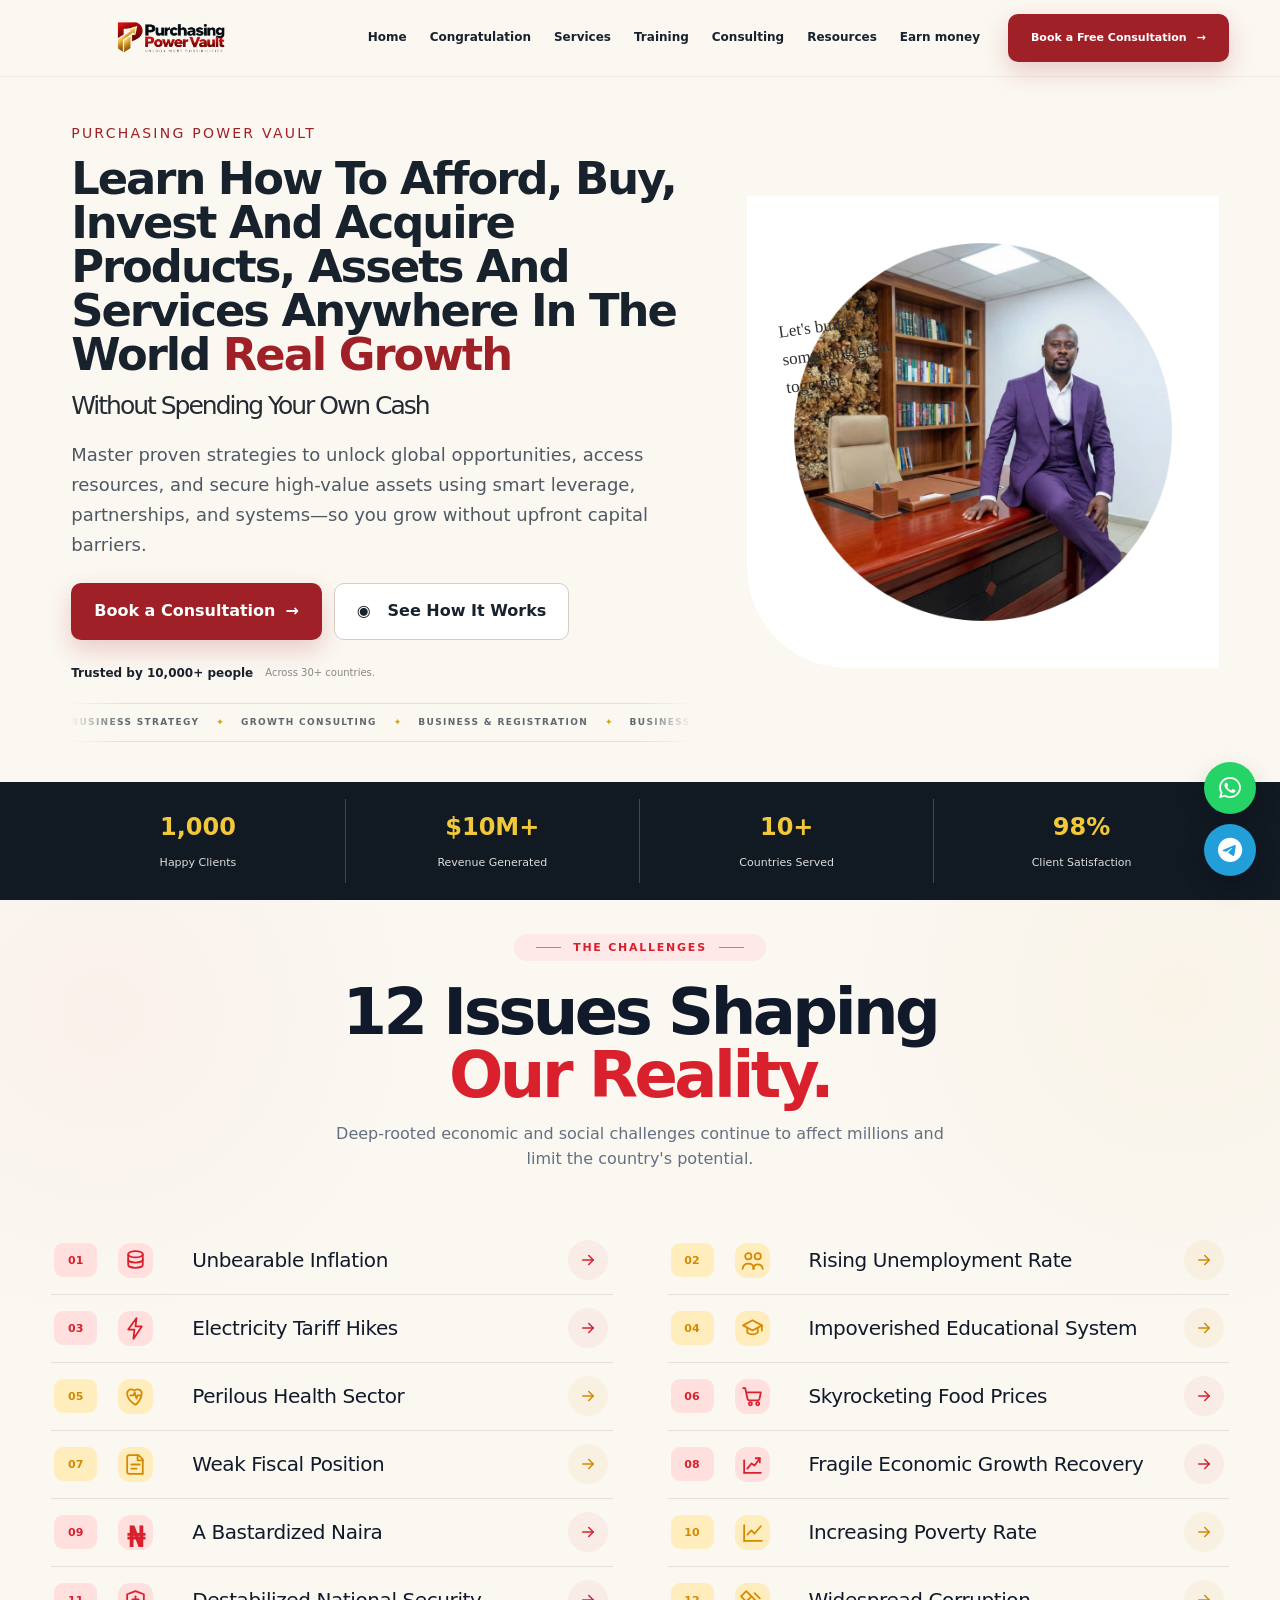
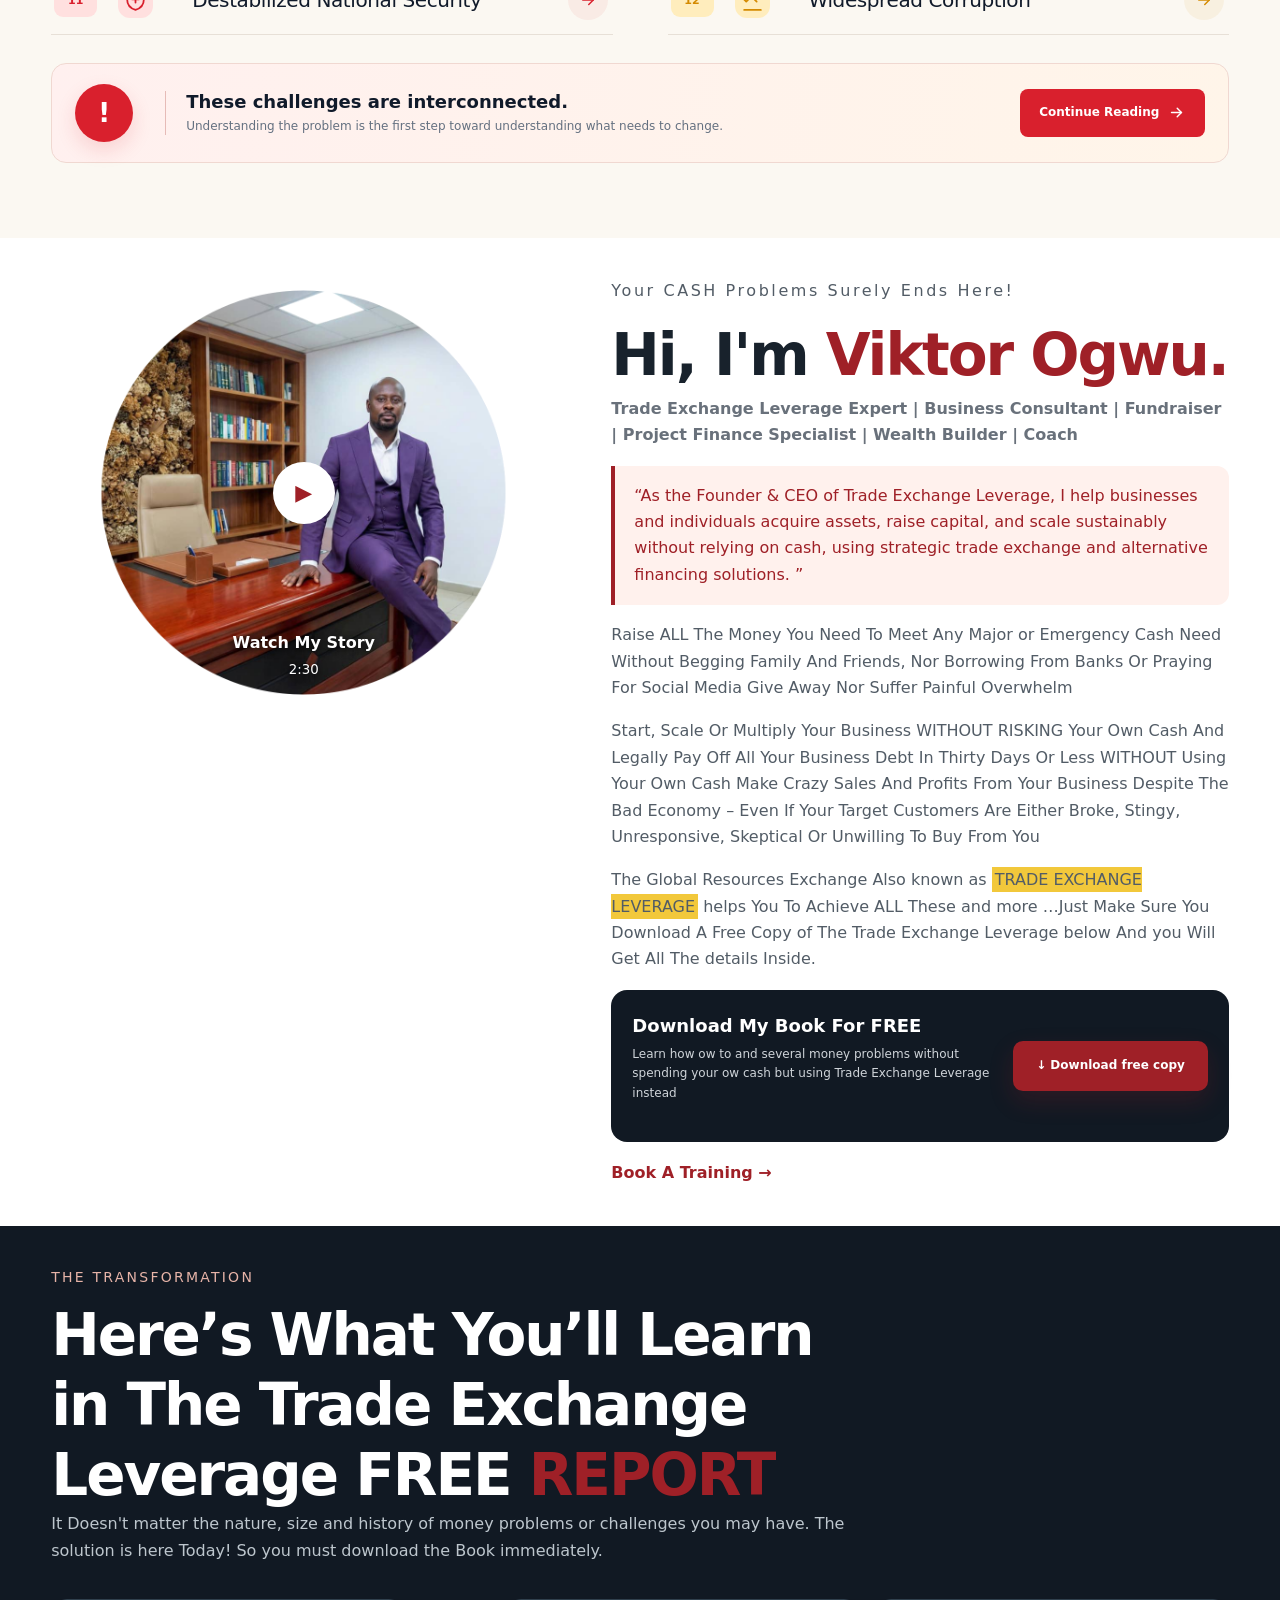
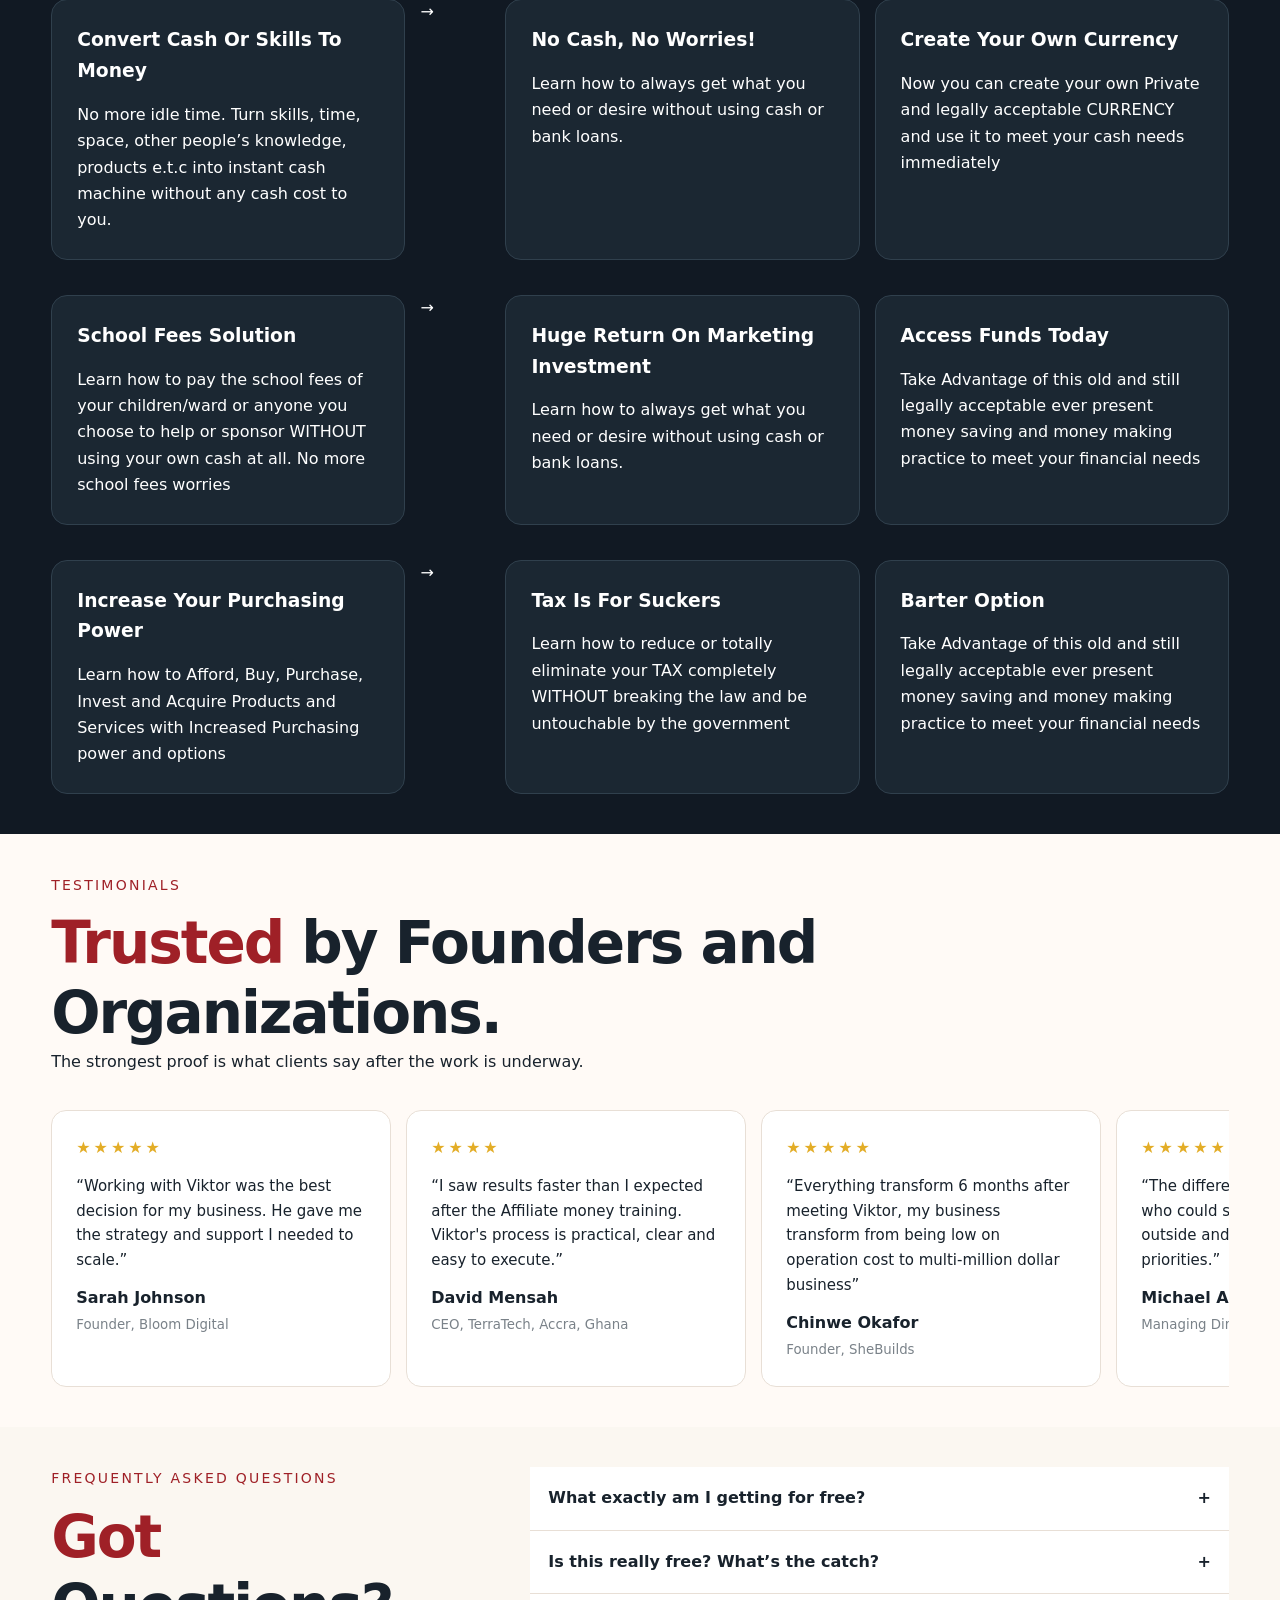
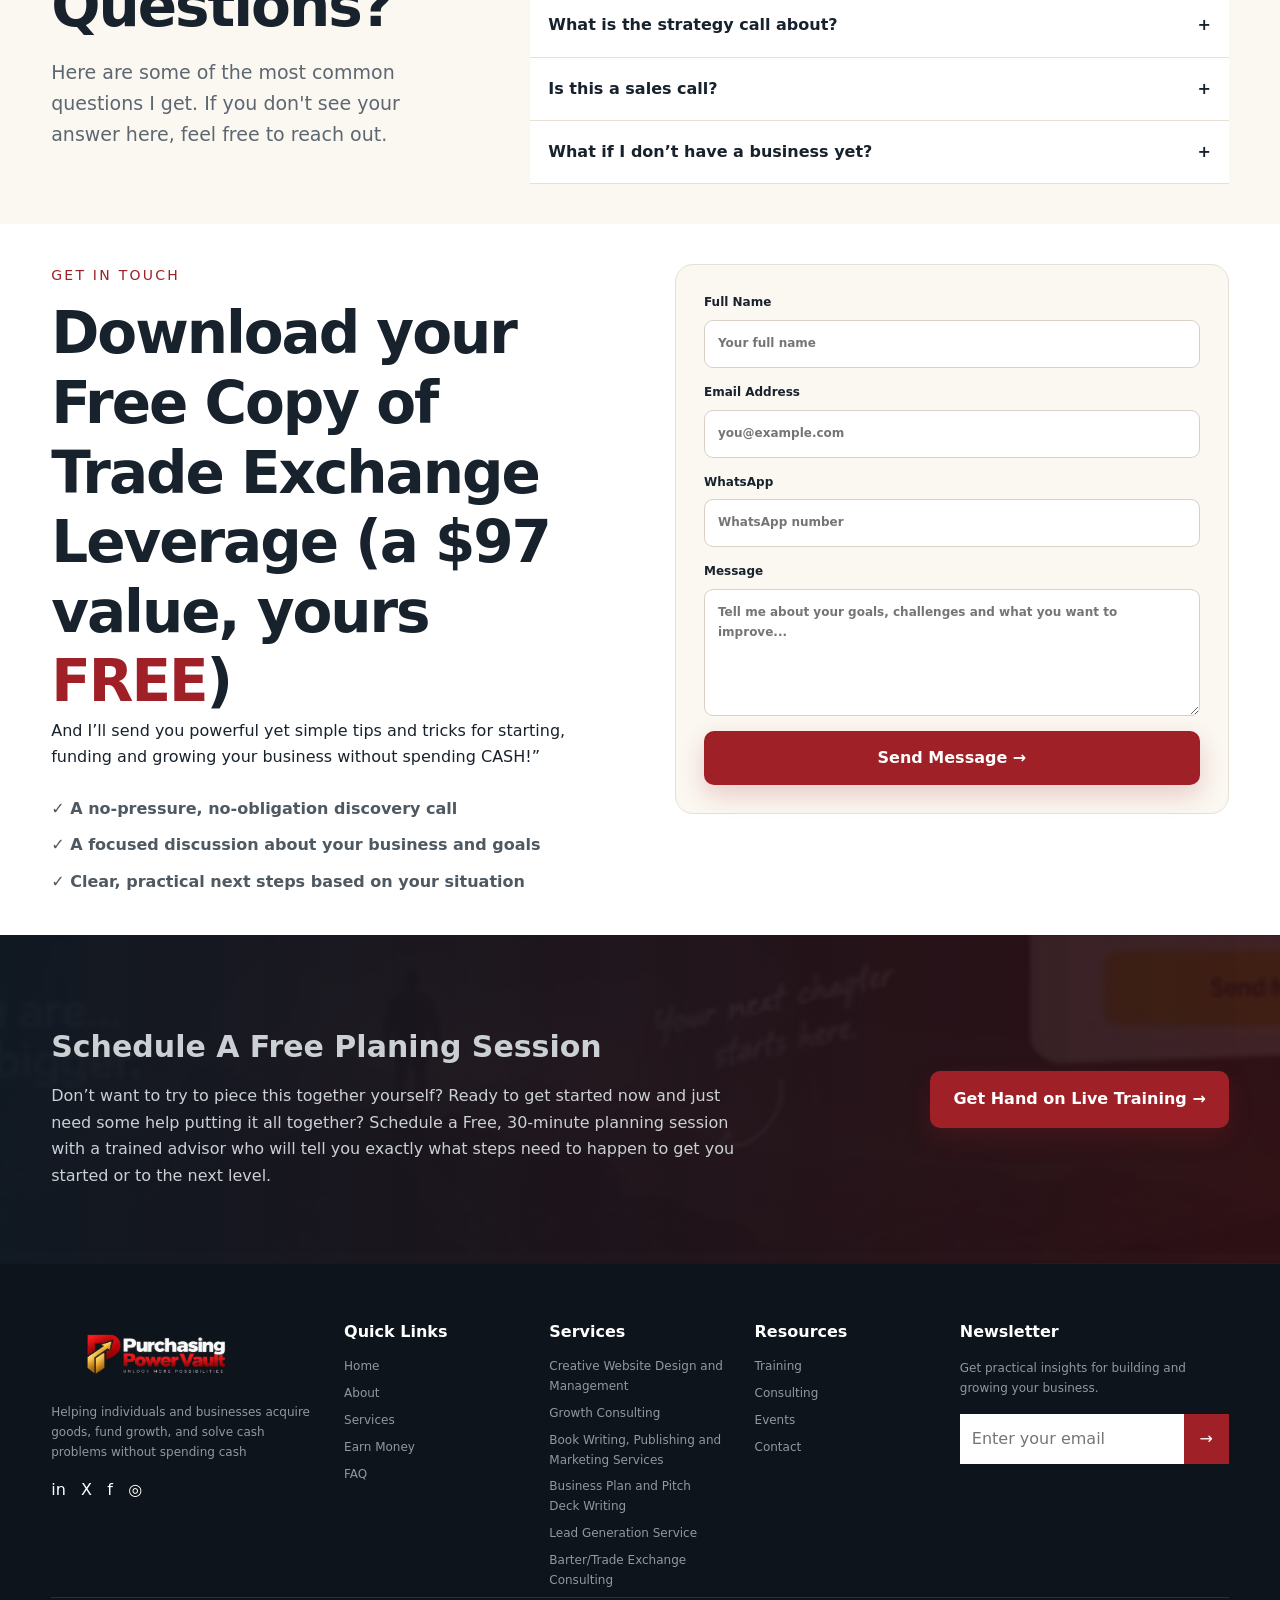
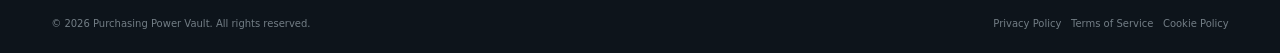
<file: index.html>
<!doctype html>
<html lang="en">

<head>
 <link rel="icon" type="image/png" href="/assets/mobile-logo.png">
  <link rel="stylesheet" href="css/general.css">
  <link rel="stylesheet" href="css/home.css">
  <link rel="stylesheet" href="css/footer.css">
</head>

<body>

  <div id="header"></div>


  <main>
    <section class="hero section">
      <div class="container hero-grid">
        <div class="hero-copy reveal">
          <p class="eyebrow">PURCHASING POWER VAULT</p>
          <h1>Learn How To Afford, Buy, Invest And Acquire Products, Assets And Services Anywhere In The World <em>Real
              Growth</em><br> <span>Without Spending Your Own Cash</span></h1>
          <p class="lead">Master proven strategies to unlock global opportunities, access resources, and secure
            high-value assets using smart leverage, partnerships, and systems—so you grow without upfront capital
            barriers.

          </p>
          <div class="hero-actions"><a class="btn btn-primary" href="#contact">Book a Consultation
              <span>→</span></a><a class="btn btn-light" href="#process">◉ &nbsp; See How It Works</a></div>
          <div class="trust-row"><span>Trusted by 10,000+ people</span><small>Across 30+ countries.</small></div>

          <div class="hero-text-ticker" aria-label="What clients come to NextGrowth for">
            <div class="ticker-track">
              <span>BUSINESS STRATEGY</span><i>✦</i><span>GROWTH CONSULTING</span><i>✦</i><span>BUSINESS &amp;
                REGISTRATION</span><i>✦</i><span>BUSINESS GRANT</span><i>✦</i><span>OPERATIONAL
                EFFICIENCY</span><i>✦</i><span>ADVISORY SUPPORT</span><i>✦</i>
              <span>BUSINESS STRATEGY</span><i>✦</i><span>GROWTH CONSULTING</span><i>✦</i><span>SYSTEMS &amp;
                AUTOMATION</span><i>✦</i><span>MARKET EXPANSION</span><i>✦</i><span>OPERATIONAL
                EFFICIENCY</span><i>✦</i><span>ADVISORY SUPPORT</span><i>✦</i>
            </div>
          </div>



        </div>
        <div class="hero-media reveal">
          <img id="founder-img" src="assets/founder1.png" alt="Founder portrait from supplied reference">
          <!-- <div class="experience-badge"><strong>15+</strong><span>Years of<br>Experience</span></div> -->
          <div class="scribble">Let's build<br>something great<br>together.</div>
        </div>
      </div>
    </section>

    <section class="stats">
      <div class="container stats-grid">
        <div><b data-count="1000">0</b><span>Happy Clients</span></div>
        <div><b data-count="10">$M+</b><span>Revenue Generated</span></div>
        <div><b data-count="10">0+</b><span>Countries Served</span></div>
        <div><b>98%</b><span>Client Satisfaction</span></div>
      </div>
    </section>


    <!-- =========================================================
     CLEAN CHALLENGES LIST SECTION
========================================================= -->

    <section class="clean-challenges" id="challenges">

      <div class="clean-challenges-container">

        <!-- Section heading -->
        <header class="clean-challenges-header">

          <div class="clean-challenges-eyebrow">
            <span></span>
            THE CHALLENGES
            <span></span>
          </div>

          <h2>
            12 Issues Shaping
            <strong>Our Reality.</strong>
          </h2>

          <p>
            Deep-rooted economic and social challenges continue to
            affect millions and limit the country's potential.
          </p>

        </header>


        <!-- =====================================================
             CHALLENGE LIST
        ====================================================== -->

        <div class="clean-challenges-list">


          <!-- 01 -->
          <a href="#challenge-01" class="clean-challenge-item challenge-red" aria-label="Unbearable Inflation">

            <span class="clean-challenge-number">01</span>

            <span class="clean-challenge-icon">
              <svg viewBox="0 0 24 24" aria-hidden="true">
                <ellipse cx="12" cy="6" rx="7" ry="3"></ellipse>
                <path d="M5 6v5c0 1.7 3.1 3 7 3s7-1.3 7-3V6"></path>
                <path d="M5 11v5c0 1.7 3.1 3 7 3s7-1.3 7-3v-5"></path>
              </svg>
            </span>

            <span class="clean-challenge-title">
              Unbearable Inflation
            </span>

            <span class="clean-challenge-arrow">
              <svg viewBox="0 0 24 24" aria-hidden="true">
                <path d="M5 12h14"></path>
                <path d="m13 6 6 6-6 6"></path>
              </svg>
            </span>

          </a>


          <!-- 02 -->
          <a href="#challenge-02" class="clean-challenge-item challenge-yellow" aria-label="Rising Unemployment Rate">

            <span class="clean-challenge-number">02</span>

            <span class="clean-challenge-icon">
              <svg viewBox="0 0 24 24" aria-hidden="true">
                <circle cx="8" cy="8" r="3"></circle>
                <circle cx="17" cy="8" r="3"></circle>
                <path d="M2.5 20c.5-3.3 2.3-5 5.5-5s5 1.7 5.5 5"></path>
                <path d="M12.5 20c.4-2.7 2-4.2 4.5-4.2 2.6 0 4.3 1.5 4.8 4.2"></path>
              </svg>
            </span>

            <span class="clean-challenge-title">
              Rising Unemployment Rate
            </span>

            <span class="clean-challenge-arrow">
              <svg viewBox="0 0 24 24">
                <path d="M5 12h14"></path>
                <path d="m13 6 6 6-6 6"></path>
              </svg>
            </span>

          </a>


          <!-- 03 -->
          <a href="#challenge-03" class="clean-challenge-item challenge-red" aria-label="Electricity Tariff Hikes">

            <span class="clean-challenge-number">03</span>

            <span class="clean-challenge-icon">
              <svg viewBox="0 0 24 24">
                <path d="M13 2L5 13h6l-1 9 8-12h-6l1-8Z"></path>
              </svg>
            </span>

            <span class="clean-challenge-title">
              Electricity Tariff Hikes
            </span>

            <span class="clean-challenge-arrow">
              <svg viewBox="0 0 24 24">
                <path d="M5 12h14"></path>
                <path d="m13 6 6 6-6 6"></path>
              </svg>
            </span>

          </a>


          <!-- 04 -->
          <a href="#challenge-04" class="clean-challenge-item challenge-yellow"
            aria-label="Impoverished Educational System">

            <span class="clean-challenge-number">04</span>

            <span class="clean-challenge-icon">
              <svg viewBox="0 0 24 24">
                <path d="M3 9l9-5 9 5-9 5-9-5Z"></path>
                <path d="M7 11.5V16c2.8 2.2 7.2 2.2 10 0v-4.5"></path>
                <path d="M21 9v5"></path>
              </svg>
            </span>

            <span class="clean-challenge-title">
              Impoverished Educational System
            </span>

            <span class="clean-challenge-arrow">
              <svg viewBox="0 0 24 24">
                <path d="M5 12h14"></path>
                <path d="m13 6 6 6-6 6"></path>
              </svg>
            </span>

          </a>


          <!-- 05 -->
          <a href="#challenge-05" class="clean-challenge-item challenge-yellow" aria-label="Perilous Health Sector">

            <span class="clean-challenge-number">05</span>

            <span class="clean-challenge-icon">
              <svg viewBox="0 0 24 24">
                <path d="M12 20S4 15.5 4 9a4 4 0 0 1 7-2.5A4 4 0 0 1 18 9c0 6.5-6 11-6 11Z"></path>
                <path d="M7 11h3l1.2-3 1.7 6 1.1-3H17"></path>
              </svg>
            </span>

            <span class="clean-challenge-title">
              Perilous Health Sector
            </span>

            <span class="clean-challenge-arrow">
              <svg viewBox="0 0 24 24">
                <path d="M5 12h14"></path>
                <path d="m13 6 6 6-6 6"></path>
              </svg>
            </span>

          </a>


          <!-- 06 -->
          <a href="#challenge-06" class="clean-challenge-item challenge-red" aria-label="Skyrocketing Food Prices">

            <span class="clean-challenge-number">06</span>

            <span class="clean-challenge-icon">
              <svg viewBox="0 0 24 24">
                <path d="M3 4h2l2.2 10.2a2 2 0 0 0 2 1.6h7.6a2 2 0 0 0 1.9-1.4L20 8H6"></path>
                <circle cx="10" cy="19" r="1.5"></circle>
                <circle cx="17" cy="19" r="1.5"></circle>
              </svg>
            </span>

            <span class="clean-challenge-title">
              Skyrocketing Food Prices
            </span>

            <span class="clean-challenge-arrow">
              <svg viewBox="0 0 24 24">
                <path d="M5 12h14"></path>
                <path d="m13 6 6 6-6 6"></path>
              </svg>
            </span>

          </a>


          <!-- 07 -->
          <a href="#challenge-07" class="clean-challenge-item challenge-yellow" aria-label="Weak Fiscal Position">

            <span class="clean-challenge-number">07</span>

            <span class="clean-challenge-icon">
              <svg viewBox="0 0 24 24">
                <path d="M6 3h9l4 4v14H6a2 2 0 0 1-2-2V5a2 2 0 0 1 2-2Z"></path>
                <path d="M14 3v5h5"></path>
                <path d="M8 12h8"></path>
                <path d="M8 16h5"></path>
              </svg>
            </span>

            <span class="clean-challenge-title">
              Weak Fiscal Position
            </span>

            <span class="clean-challenge-arrow">
              <svg viewBox="0 0 24 24">
                <path d="M5 12h14"></path>
                <path d="m13 6 6 6-6 6"></path>
              </svg>
            </span>

          </a>


          <!-- 08 -->
          <a href="#challenge-08" class="clean-challenge-item challenge-red"
            aria-label="Fragile Economic Growth Recovery">

            <span class="clean-challenge-number">08</span>

            <span class="clean-challenge-icon">
              <svg viewBox="0 0 24 24">
                <path d="M4 20V8"></path>
                <path d="M4 20h16"></path>
                <path d="M7 16l4-5 3 2 5-7"></path>
                <path d="M15 6h4v4"></path>
              </svg>
            </span>

            <span class="clean-challenge-title">
              Fragile Economic Growth Recovery
            </span>

            <span class="clean-challenge-arrow">
              <svg viewBox="0 0 24 24">
                <path d="M5 12h14"></path>
                <path d="m13 6 6 6-6 6"></path>
              </svg>
            </span>

          </a>


          <!-- 09 -->
          <a href="#challenge-09" class="clean-challenge-item challenge-red" aria-label="A Bastardized Naira">

            <span class="clean-challenge-number">09</span>

            <span class="clean-challenge-icon clean-naira-icon">
              ₦
            </span>

            <span class="clean-challenge-title">
              A Bastardized Naira
            </span>

            <span class="clean-challenge-arrow">
              <svg viewBox="0 0 24 24">
                <path d="M5 12h14"></path>
                <path d="m13 6 6 6-6 6"></path>
              </svg>
            </span>

          </a>


          <!-- 10 -->
          <a href="#challenge-10" class="clean-challenge-item challenge-yellow" aria-label="Increasing Poverty Rate">

            <span class="clean-challenge-number">10</span>

            <span class="clean-challenge-icon">
              <svg viewBox="0 0 24 24">
                <path d="M4 20V5"></path>
                <path d="M4 20h17"></path>
                <path d="m7 14 4-4 3 3 6-7"></path>
              </svg>
            </span>

            <span class="clean-challenge-title">
              Increasing Poverty Rate
            </span>

            <span class="clean-challenge-arrow">
              <svg viewBox="0 0 24 24">
                <path d="M5 12h14"></path>
                <path d="m13 6 6 6-6 6"></path>
              </svg>
            </span>

          </a>


          <!-- 11 -->
          <a href="#challenge-11" class="clean-challenge-item challenge-red"
            aria-label="Destabilized National Security">

            <span class="clean-challenge-number">11</span>

            <span class="clean-challenge-icon">
              <svg viewBox="0 0 24 24">
                <path d="M12 3l8 3v5c0 5-3.2 8.5-8 10-4.8-1.5-8-5-8-10V6l8-3Z"></path>
                <path d="M12 8v6"></path>
                <path d="M9 11h6"></path>
              </svg>
            </span>

            <span class="clean-challenge-title">
              Destabilized National Security
            </span>

            <span class="clean-challenge-arrow">
              <svg viewBox="0 0 24 24">
                <path d="M5 12h14"></path>
                <path d="m13 6 6 6-6 6"></path>
              </svg>
            </span>

          </a>


          <!-- 12 -->
          <a href="#challenge-12" class="clean-challenge-item challenge-yellow" aria-label="Widespread Corruption">

            <span class="clean-challenge-number">12</span>

            <span class="clean-challenge-icon">
              <svg viewBox="0 0 24 24">
                <path d="m14 5 5 5"></path>
                <path d="m11 8 5 5"></path>
                <path d="m6 3 5 5-5 5-5-5 5-5Z"></path>
                <path d="M4 21h16"></path>
              </svg>
            </span>

            <span class="clean-challenge-title">
              Widespread Corruption
            </span>

            <span class="clean-challenge-arrow">
              <svg viewBox="0 0 24 24">
                <path d="M5 12h14"></path>
                <path d="m13 6 6 6-6 6"></path>
              </svg>
            </span>

          </a>

        </div>


        <!-- =====================================================
             BOTTOM TRANSITION
        ====================================================== -->

        <div class="clean-challenges-transition">

          <div class="clean-transition-mark">
            !
          </div>

          <div class="clean-transition-copy">

            <h3>
              These challenges are interconnected.
            </h3>

            <p>
              Understanding the problem is the first step toward
              understanding what needs to change.
            </p>

          </div>

          <a href="#founder" class="clean-transition-button">
            Continue Reading

            <svg viewBox="0 0 24 24">
              <path d="M5 12h14"></path>
              <path d="m13 6 6 6-6 6"></path>
            </svg>
          </a>

        </div>

      </div>
    </section>



    <section class="founder section" id="founder">
      <div class="container founder-grid">
        <div class="founder-gallery reveal">
          <div class="founder-main-wrap">
            <img id="founderImage" src="assets/founder1-transparent.png" alt="Daniel Okafor">
            <button class="play-btn" id="playBtn" aria-label="Watch Daniel's story">▶</button>
            <span class="story-label">Watch My Story<br><small>2:30</small></span>
          </div>
        </div>

        <div class="founder-copy reveal">
          <p class="eyebrow">Your CASH Problems Surely Ends Here!</p>
          <h2>Hi, I'm <span>Viktor Ogwu.</span></h2>
          <h3>Trade Exchange Leverage Expert | Business Consultant | Fundraiser | Project Finance Specialist |
            Wealth
            Builder | Coach
          </h3>
          <p class="quote">“As the Founder & CEO of Trade Exchange Leverage, I help businesses and individuals acquire
            assets, raise capital, and scale sustainably without relying on cash, using strategic trade exchange and
            alternative financing solutions.
            ”</p>


          <p>Raise ALL The Money You Need To Meet Any Major or Emergency Cash Need Without Begging Family And Friends,
            Nor Borrowing From Banks Or Praying For Social Media Give Away Nor Suffer Painful Overwhelm
          </p>

          <p>Start, Scale Or Multiply Your Business WITHOUT RISKING Your Own Cash And Legally Pay Off All Your Business
            Debt In Thirty Days Or Less WITHOUT Using Your Own Cash Make Crazy Sales And Profits From Your Business
            Despite The Bad Economy – Even If Your Target Customers Are Either Broke, Stingy,
            Unresponsive, Skeptical Or Unwilling To Buy From You
          </p>

          <p>The Global Resources Exchange Also known as <span
              style="background-color: rgb(242, 200, 59); padding: 3px">TRADE EXCHANGE LEVERAGE</span> helps You To
            Achieve ALL These and more
            …Just Make Sure You Download A Free Copy of The Trade Exchange Leverage below And you Will Get All The
            details Inside.
          </p>


          <div class="download-card">
            <div><strong>Download My Book For FREE</strong>
              <p>Learn how ow to and several money problems without spending your ow cash but using Trade Exchange
                Leverage instead</p>
            </div>
            <a class="btn btn-primary" href="#contact" download>↓ Download free copy</a>
          </div>
          <a class="text-cta" href="#contact">Book A Training <span>→</span></a>
        </div>
      </div>
    </section>

    <section class="transformation section dark">
      <div class="container">
        <div class="section-heading light reveal">
          <p class="eyebrow">THE TRANSFORMATION</p>
          <h2>Here’s What You’ll Learn in The Trade Exchange Leverage FREE <span
              style="color: rgb(159, 32, 39);">REPORT</span></h2>
          <p>
            It Doesn't matter the nature, size and history of money problems or challenges you may have. The solution is
            here Today! So you must download the Book immediately.</p>
        </div>
        <div class="before-after reveal">
          <article>
            <h3>Convert Cash Or Skills To Money</h3>
            <p>No more idle time. Turn skills, time, space, other people’s knowledge, products e.t.c into instant cash
              machine without any cash cost to you.</p>
          </article>

          <div class="big-arrow">→</div>
          <article>
            <h3>No Cash, No Worries!</h3>
            <p>
              Learn how to always get what you need or desire without using cash or bank loans.
            </p>
          </article>


          <article>
            <h3>Create Your Own Currency</h3>
            Now you can create your own Private and legally acceptable CURRENCY
            and use it to meet your cash needs immediately
          </article>

        </div>

        <div class="before-after reveal">
          <article>
            <h3>School Fees Solution</h3>
            <p>Learn how to pay the school fees of your children/ward or anyone you choose to help or sponsor WITHOUT
              using your own cash at all. No more school fees worries</p>
          </article>
          <div class="big-arrow">→</div>
          <article>
            <h3>Huge Return On Marketing Investment</h3>
            <p>
              Learn how to always get what you need or desire without using cash or bank loans.
            </p>
          </article>


          <article>
            <h3>Access Funds Today</h3>
            <p>Take Advantage of this old and still legally acceptable ever present money saving and money making
              practice to meet your financial needs</p>
          </article>

        </div>

        <div class="before-after reveal">
          <article>
            <h3>Increase Your Purchasing Power</h3>
            <p>Learn how to Afford, Buy, Purchase, Invest and Acquire Products and Services with Increased Purchasing
              power and options</p>
          </article>
          <div class="big-arrow">→</div>
          <article>
            <h3>Tax Is For Suckers</h3>
            <p>
              Learn how to reduce or totally eliminate your TAX completely WITHOUT breaking the law and be untouchable
              by the government
            </p>
          </article>


          <article>
            <h3>Barter Option</h3>
            <p>Take Advantage of this old and still legally acceptable ever present money saving and money making
              practice to meet your financial needs</p>
          </article>

        </div>
      </div>
    </section>


    <section class="section testimonials soft" id="testimonials">
      <div class="container">
        <div class="section-heading reveal">
          <p class="eyebrow">TESTIMONIALS</p>
          <h2><span style="color: rgb(159, 32, 39);">Trusted</span> by Founders and Organizations.</h2>
          <p>The strongest proof is what clients say after the work is underway.</p>
        </div>
        <div class="testimonial-window">
          <div class="testimonial-track">
            <article>
              <div class="stars">★★★★★</div>
              <p>“Working with Viktor was the best decision for my business. He gave me the strategy and support
                I
                needed to scale.”</p><strong>Sarah Johnson</strong><small>Founder, Bloom Digital</small>
            </article>
            <article>
              <div class="stars">★★★★</div>
              <p>“I saw results faster than I expected after the Affiliate money training. Viktor's process is
                practical, clear and easy to
                execute.”</p>
              <strong>David Mensah</strong><small>CEO, TerraTech, Accra, Ghana</small>
            </article>
            <article>
              <div class="stars">★★★★★</div>
              <p>“Everything transform 6 months after meeting Viktor, my business transform from being low on operation
                cost to multi-million dollar business”</p><strong>Chinwe Okafor</strong><small>Founder,
                SheBuilds</small>
            </article>
            <article>
              <div class="stars">★★★★★</div>
              <p>“The difference was having someone who could see the business from the outside and turn
                complexity into
                priorities.”</p><strong>Michael Ade</strong><small>Managing Director</small>
            </article>
            <article>
              <div class="stars">★★★★★</div>
              <p>“We finally had a roadmap our team could understand, measure and execute.”</p><strong>Grace
                Bello</strong><small>Founder, Northstar</small>
            </article>
          </div>
        </div>
      </div>
    </section>

    <section class="section faq-contact" id="faq">
      <div class="container faq-grid">
        <div class="reveal">
          <p class="eyebrow">FREQUENTLY ASKED QUESTIONS</p>
          <h2><span style="color: rgb(159, 32, 39);">Got</span> Questions?</h2>
          <p class="section-lead">Here are some of the most common questions I get. If you don't see your answer
            here,
            feel free to reach out.</p>
        </div>
        <div class="faq-list">
          <details>
            <summary>What exactly am I getting for free?<span>+</span></summary>
            <p>
              You’ll get a free copy of Trade Exchange Leverage (valued at $97), plus practical tips and strategies to
              help you start, fund, or grow your business without relying on your own cash.
            </p>
          </details>
          <details>
            <summary>Is this really free? What’s the catch?<span>+</span></summary>
            <p>
              Yes, it’s completely free. There’s no obligation to buy anything. If you find value and want more help,
              you’ll have the option to take the next step—but that’s entirely up to you.
            </p>
          </details>
          <details>
            <summary>What is the strategy call about?<span>+</span></summary>
            <p>
              It’s a no-pressure, no-obligation conversation where we look at your business, your goals, and your
              current challenges, then map out practical next steps you can take.
            </p>
          </details>
          <details>
            <summary>Is this a sales call?<span>+</span></summary>

            <p>
              No. The focus is on understanding your situation and giving you clarity. If it makes sense to work
              together further, I’ll show you how—but there’s zero pressure.
            </p>
          </details>
          <details>
            <summary>What if I don’t have a business yet?<span>+</span></summary>
            <p>
              That’s perfectly fine. The strategies can help you get started from scratch and understand how to
              structure your business the right way from day one.
            </p>
          </details>
        </div>
      </div>
    </section>

    <section class="section contact" id="contact">
      <div class="container contact-grid">
        <div class="contact-copy reveal">
          <p class="eyebrow">GET IN TOUCH</p>
          <h2>Download your Free Copy of Trade Exchange Leverage (a $97 value, yours <span
              style="color: rgb(159, 32, 39);">FREE</span>) </h2>
          <p>And I’ll send you powerful yet simple tips and tricks for starting, funding and growing your business
            without spending CASH!”</p>
          <div class="contact-points">
            <span>✓ A no-pressure, no-obligation discovery call</span>
            <span>✓ A focused discussion about your business and goals</span>
            <span>✓ Clear, practical next steps based on your situation</span>
          </div>
        </div>
        <form class="contact-form reveal"
          onsubmit="event.preventDefault(); alert('Thanks. Your message is ready to be connected to your preferred CRM or email service.');">
          <label>Full Name<input required type="text" placeholder="Your full name"></label>
          <label>Email Address<input required type="email" placeholder="you@example.com"></label>
          <label>WhatsApp<input type="number" placeholder="WhatsApp number"></label>
          <label>Message<textarea rows="5"
              placeholder="Tell me about your goals, challenges and what you want to improve..."></textarea></label>
          <button class="btn btn-primary" type="submit">Send Message →</button>
        </form>
      </div>
    </section>

    <section class="final-cta">
      <div class="container final-inner">
        <div>
          <p class="eyebrow-contact">Schedule A Free Planing Session</p>

          <p class="footer-action">Don’t want to try to piece this together yourself? Ready to get started now and just
            need some help putting it all together? Schedule a Free, 30-minute planning session with a trained advisor
            who will tell you exactly what steps need to happen to get you started or to the next level.</p>
        </div><a class="btn btn-primary" href="#contact">Get Hand on Live Training →</a>
      </div>
    </section>
  </main>


  <div id="footer"></div>

  <div id="chat-icon"></div>

  <script src="js/load.js"></script>
  <script src="js/home.js"></script>
</body>

</html>
</file>
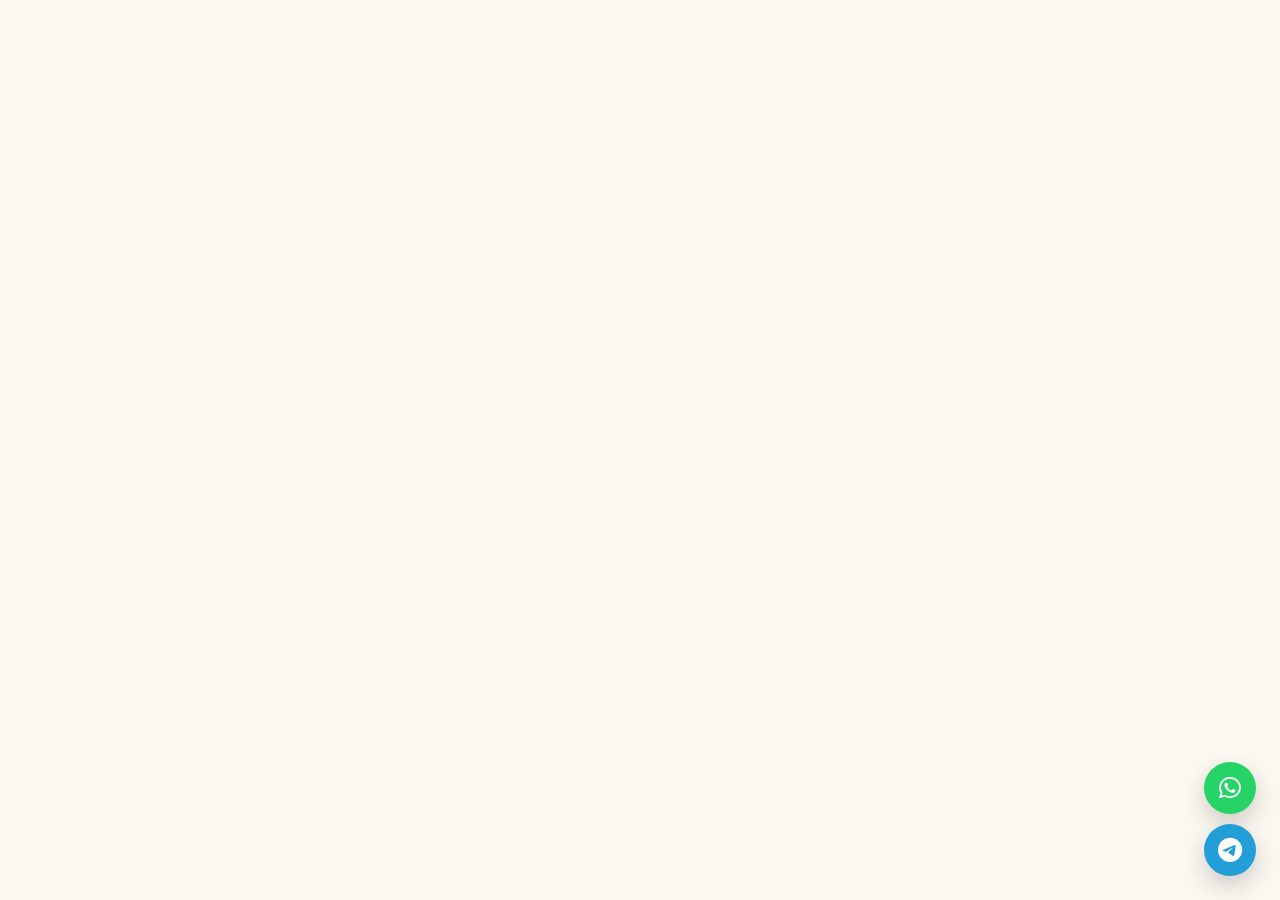
<file: chat.html>
<!-- =========================================
     PURCHASING POWER VAULT CHAT
========================================= -->

<!doctype html>
<html lang="en">

<head>
    <meta charset="utf-8">
    <meta name="viewport" content="width=device-width, initial-scale=1">
    <meta name="description"
        content="NextGrowth helps founders turn business complexity into clear strategy, stronger systems and sustainable growth.">
    <title>NextGrowth | Turn Business Potential Into Real Growth</title>

    <link rel="stylesheet" href="css/general.css">
    <link rel="stylesheet" href="css/chat.css">
    <link rel="stylesheet" href="https://cdnjs.cloudflare.com/ajax/libs/font-awesome/6.7.2/css/all.min.css">


</head>

<body>
    <!-- Floating WhatsApp + Telegram -->
    <div class="social-float">

        <a href="https://wa.me/2348035465691" class="social-float-btn whatsapp" target="_blank"
            rel="noopener noreferrer" aria-label="Contact us on WhatsApp">
            <i class="fa-brands fa-whatsapp"></i>
        </a>

        <a href="https://t.me/Vikvill" class="social-float-btn telegram" target="_blank"
            rel="noopener noreferrer" aria-label="Contact us on Telegram">
            <i class="fa-brands fa-telegram"></i>
        </a>

    </div>
</body>

</html>
</file>
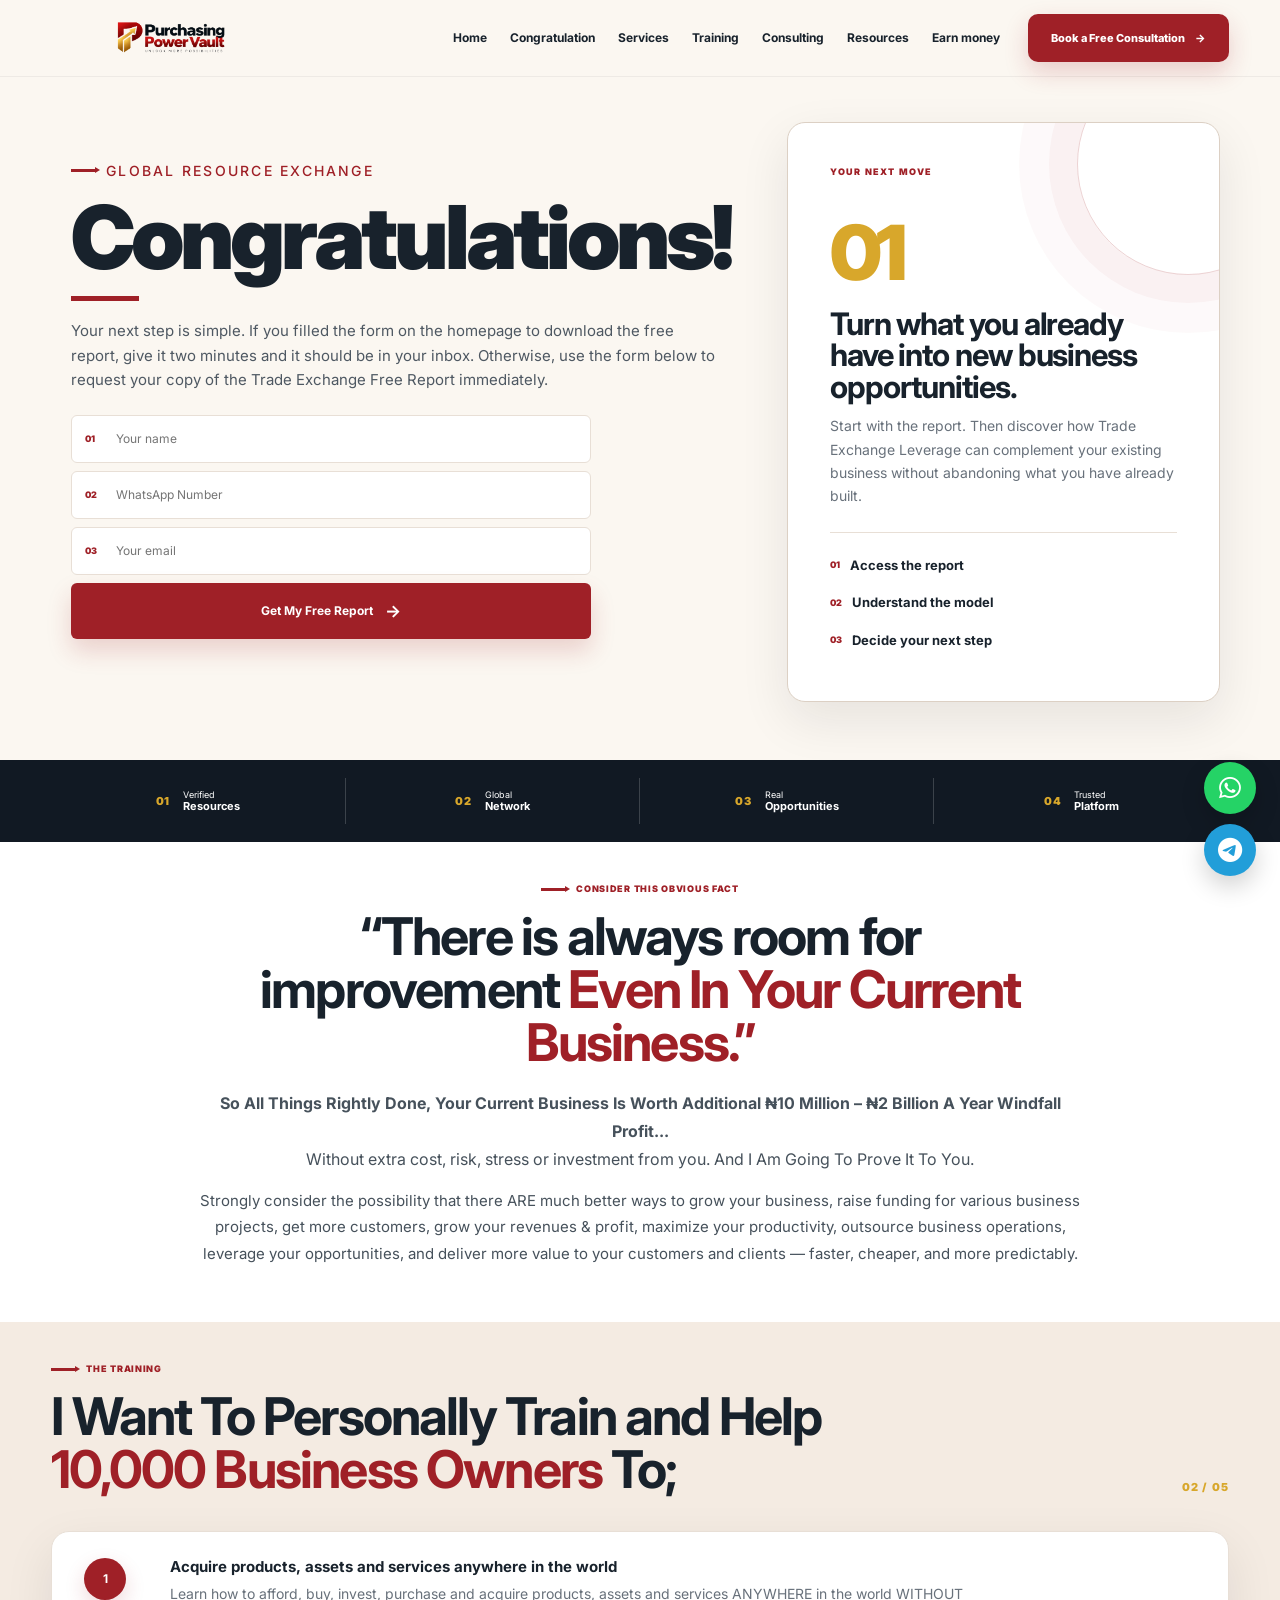
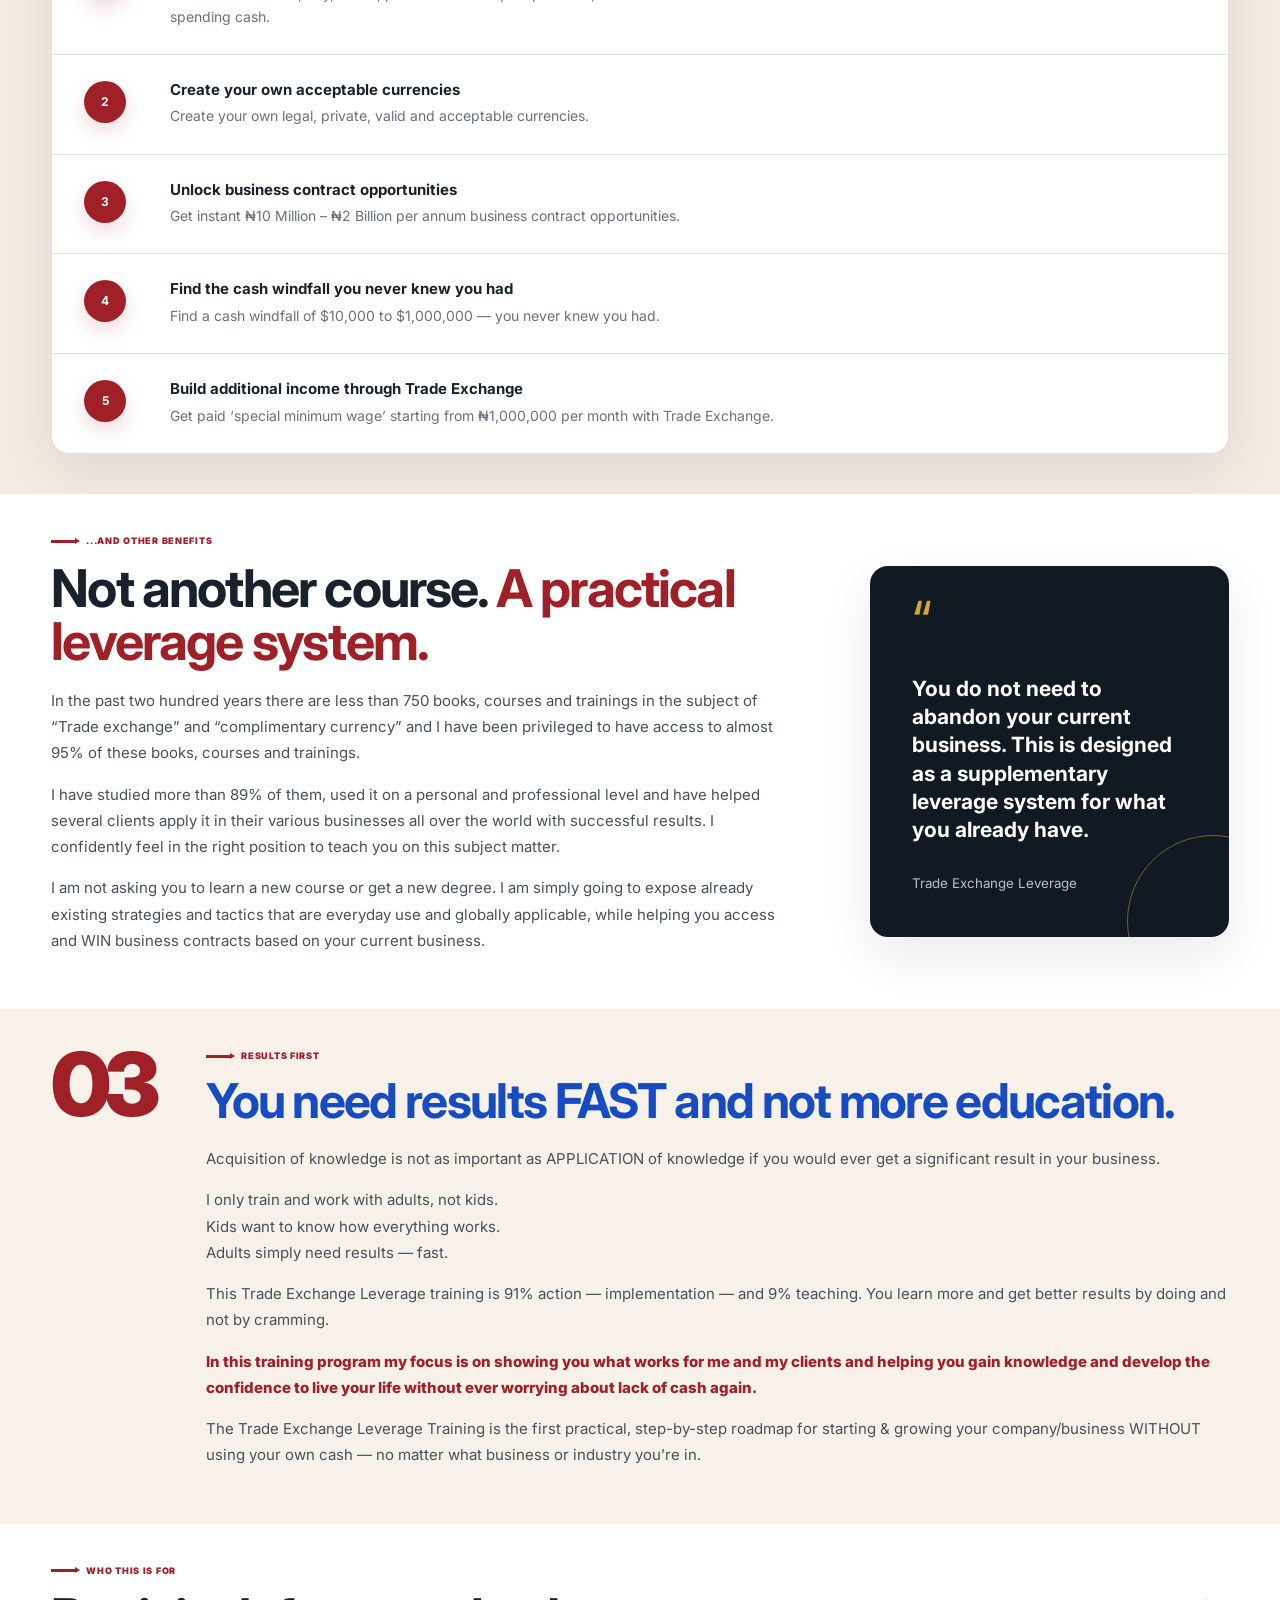
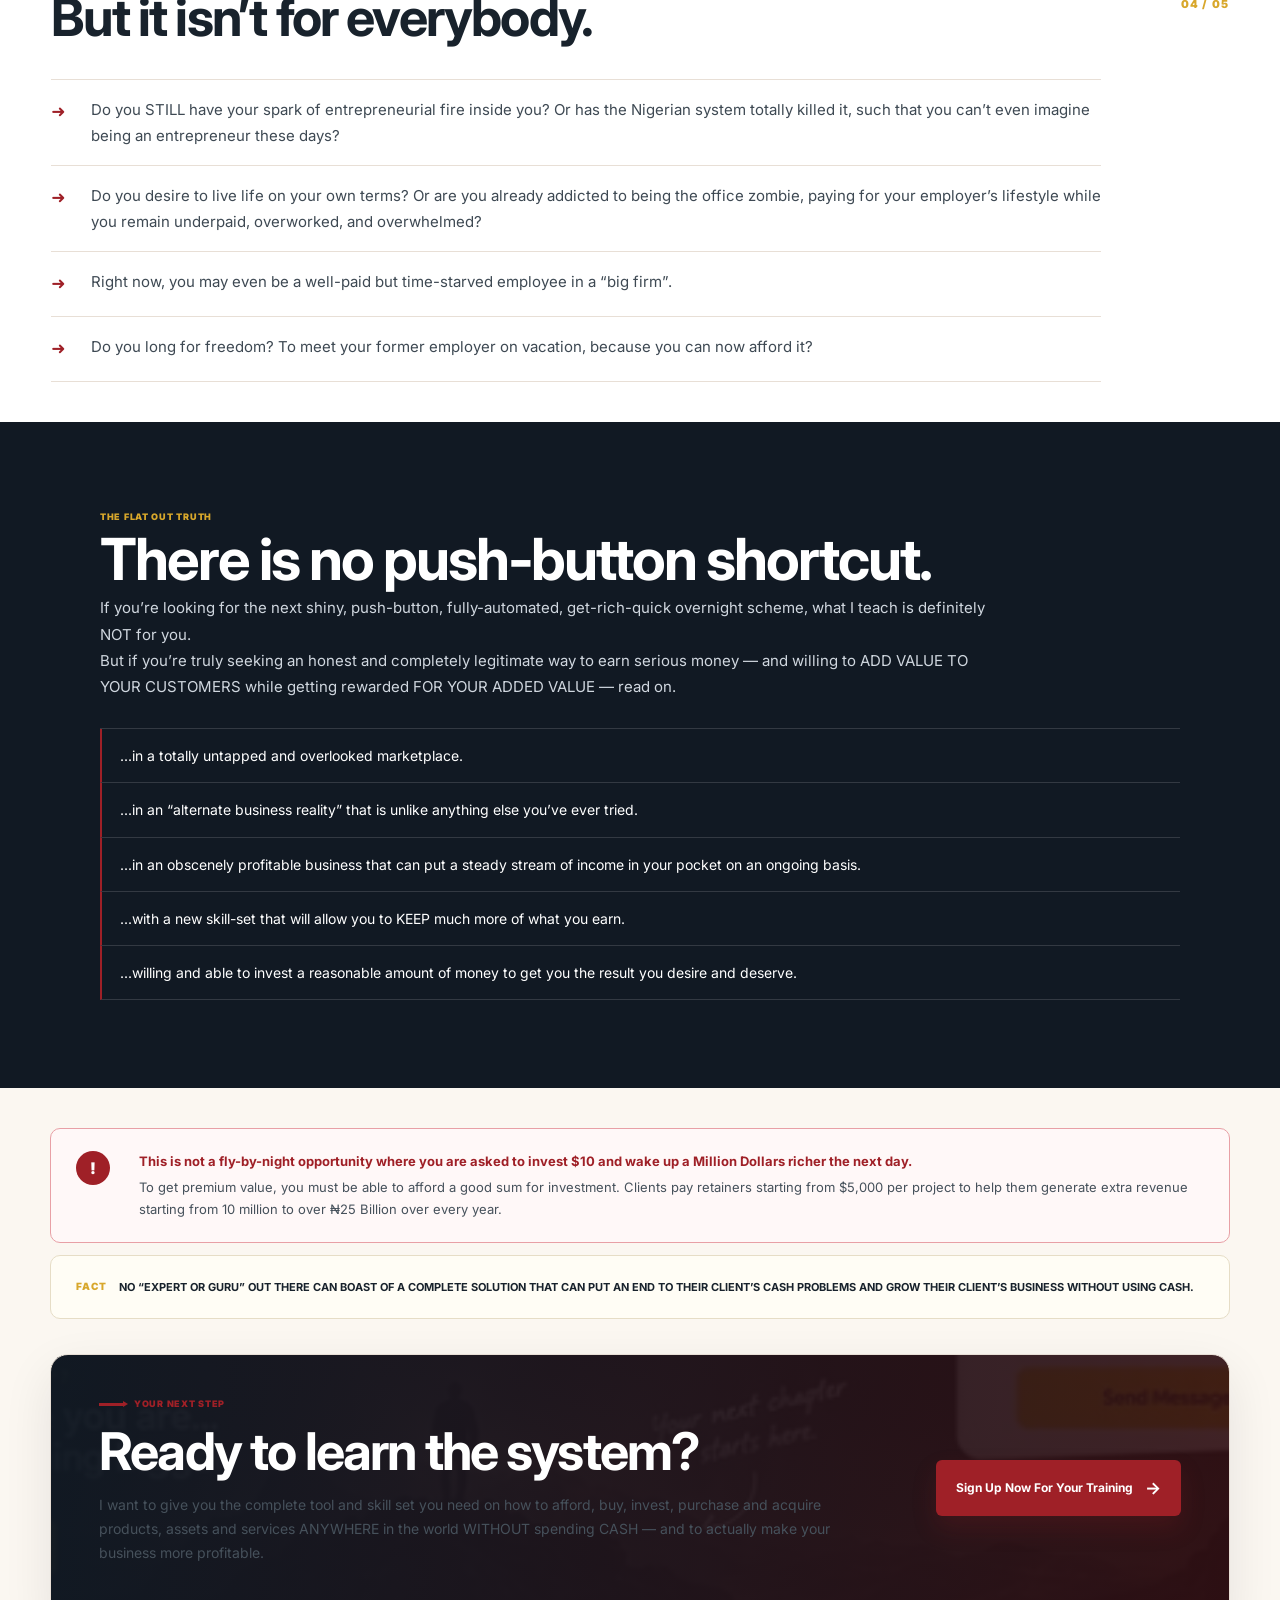
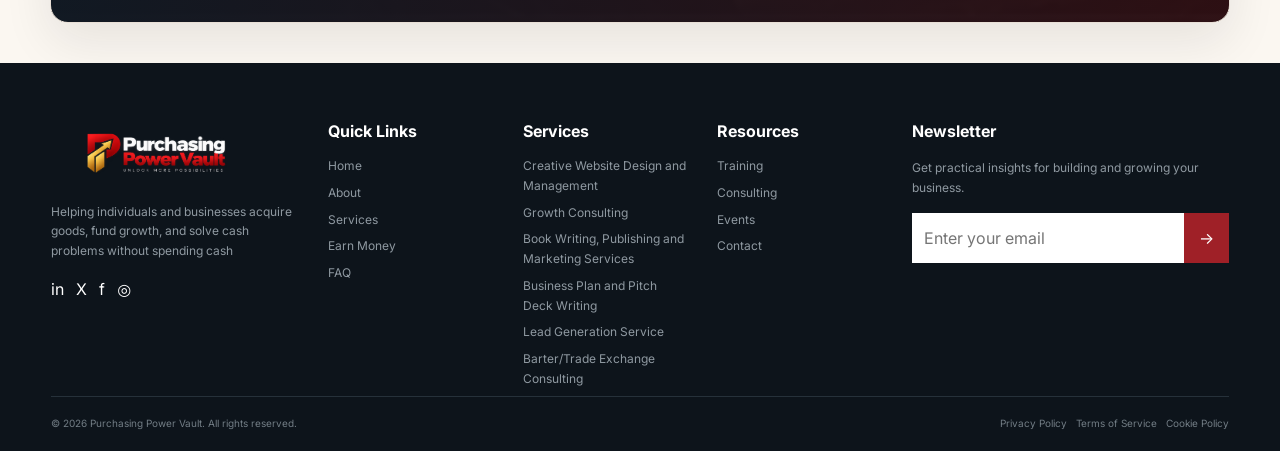
<file: congratulations.html>
<!doctype html>
<html lang="en">

<head>
  
  <link rel="preconnect" href="https://fonts.googleapis.com">
  <link rel="preconnect" href="https://fonts.gstatic.com" crossorigin>
  <link href="https://fonts.googleapis.com/css2?family=Inter:wght@400;500;600;700;800;900&display=swap"
    rel="stylesheet">

    <link rel="icon" type="image/png" href="/assets/mobile-logo.png">
  <link rel="stylesheet" href="css/general.css">
  <link rel="stylesheet" href="css/header.css">
  <link rel="stylesheet" href="css/congratulations.css">
  <link rel="stylesheet" href="css/footer.css">

</head>

<body>

  <div id="header"></div>


  <main id="top">
    <section class="hero" id="congratulations">
      <div class="container hero-grid">
        <div class="hero-copy">
          <div class="eyebrow"><span></span> GLOBAL RESOURCE EXCHANGE</div>
          <h1>Congratulations!</h1>
          <p class="hero-lead">Your next step is simple. If you filled the form on the homepage to download the free
            report, give it two minutes and it should be in your inbox. Otherwise, use the form below to request your
            copy of the Trade Exchange Free Report immediately.</p>
          <form class="lead-form" id="report-form">
            <label><span>01</span><input name="name" type="text" placeholder="Your name" required></label>
            <label><span>02</span><input name="whatsapp" type="tel" placeholder="WhatsApp Number" required></label>
            <label><span>03</span><input name="email" type="email" placeholder="Your email" required></label>
            <button class="primary-btn" type="submit">Get My Free Report <b>→</b></button>
            <p class="form-status" role="status" aria-live="polite"></p>
          </form>
        </div>
        <div class="sales-hero-panel">
          <div class="panel-tag">YOUR NEXT MOVE</div>
          <div class="panel-number">01</div>
          <h2>Turn what you already have into new business opportunities.</h2>
          <p>Start with the report. Then discover how Trade Exchange Leverage can complement your existing business
            without abandoning what you have already built.</p>
          <div class="panel-rule"></div>
          <div class="panel-points"><span>01</span> Access the report</div>
          <div class="panel-points"><span>02</span> Understand the model</div>
          <div class="panel-points"><span>03</span> Decide your next step</div>
        </div>
      </div>
    </section>

    <section class="proof-strip">
      <div class="container proof-grid">
        <div><b class="proof-icon">01</b><span>Verified<br><strong>Resources</strong></span></div>
        <div><b class="proof-icon">02</b><span>Global<br><strong>Network</strong></span></div>
        <div><b class="proof-icon">03</b><span>Real<br><strong>Opportunities</strong></span></div>
        <div><b class="proof-icon">04</b><span>Trusted<br><strong>Platform</strong></span></div>
      </div>
    </section>

    <section class="section intro" id="services">
      <div class="container narrow">
        <div class="section-kicker"><span></span> CONSIDER THIS OBVIOUS FACT</div>
        <h2>“There is always room for improvement <em>Even In Your Current Business.”</em></h2>
        <p class="lead-center"><strong>So All Things Rightly Done, Your Current Business Is Worth Additional ₦10 Million
            – ₦2 Billion A Year Windfall Profit...</strong><br>Without extra cost, risk, stress or investment from you.
          And I Am Going To Prove It To You.</p>
        <p>Strongly consider the possibility that there ARE much better ways to grow your business, raise funding for
          various business projects, get more customers, grow your revenues &amp; profit, maximize your productivity,
          outsource business operations, leverage your opportunities, and deliver more value to your customers and
          clients — faster, cheaper, and more predictably.</p>
      </div>
    </section>

    <section class="section training-section" id="training">
      <div class="container">
        <div class="sales-heading-row">
          <div>
            <div class="section-kicker"><span></span> THE TRAINING</div>
            <h2>I Want To Personally Train and Help <em>10,000 Business Owners</em> To;</h2>
          </div>
          <div class="section-index">02 / 05</div>
        </div>
        <div class="training-card">
          <ol>
            <li><b>1</b>
              <div><strong>Acquire products, assets and services anywhere in the world</strong><span>Learn how to
                  afford, buy, invest, purchase and acquire products, assets and services ANYWHERE in the world WITHOUT
                  spending cash.</span></div>
            </li>
            <li><b>2</b>
              <div><strong>Create your own acceptable currencies</strong><span>Create your own legal, private, valid and
                  acceptable currencies.</span></div>
            </li>
            <li><b>3</b>
              <div><strong>Unlock business contract opportunities</strong><span>Get instant ₦10 Million – ₦2 Billion per
                  annum business contract opportunities.</span></div>
            </li>
            <li><b>4</b>
              <div><strong>Find the cash windfall you never knew you had</strong><span>Find a cash windfall of $10,000
                  to $1,000,000 — you never knew you had.</span></div>
            </li>
            <li><b>5</b>
              <div><strong>Build additional income through Trade Exchange</strong><span>Get paid ‘special minimum wage’
                  starting from ₦1,000,000 per month with Trade Exchange.</span></div>
            </li>
          </ol>
        </div>
      </div>
    </section>

    <section class="section benefits" id="resources">
      <div class="container editorial-grid">
        <div>
          <div class="section-kicker"><span></span> ...AND OTHER BENEFITS</div>
          <h2>Not another course. <em>A practical leverage system.</em></h2>
          <p>In the past two hundred years there are less than 750 books, courses and trainings in the subject of “Trade
            exchange” and “complimentary currency” and I have been privileged to have access to almost 95% of these
            books, courses and trainings.</p>
          <p>I have studied more than 89% of them, used it on a personal and professional level and have helped several
            clients apply it in their various businesses all over the world with successful results. I confidently feel
            in the right position to teach you on this subject matter.</p>
          <p>I am not asking you to learn a new course or get a new degree. I am simply going to expose already existing
            strategies and tactics that are everyday use and globally applicable, while helping you access and WIN
            business contracts based on your current business.</p>
        </div>
        <div class="quote-card"><span class="quote-mark">“</span>
          <blockquote>You do not need to abandon your current business. This is designed as a supplementary leverage
            system for what you already have.</blockquote><small>Trade Exchange Leverage</small>
        </div>
      </div>
    </section>

    <section class="section results" id="story">
      <div class="container results-panel">
        <div class="results-number">03</div>
        <div>
          <div class="section-kicker"><span></span> RESULTS FIRST</div>
          <h2 class="blue-heading">You need results FAST and not more education.</h2>
          <p>Acquisition of knowledge is not as important as APPLICATION of knowledge if you would ever get a
            significant result in your business.</p>
          <p>I only train and work with adults, not kids.<br>Kids want to know how everything works.<br>Adults simply
            need results — fast.</p>
          <p>This Trade Exchange Leverage training is 91% action — implementation — and 9% teaching. You learn more and
            get better results by doing and not by cramming.</p>
          <p class="red-text">In this training program my focus is on showing you what works for me and my clients and
            helping you gain knowledge and develop the confidence to live your life without ever worrying about lack of
            cash again.</p>
          <p>The Trade Exchange Leverage Training is the first practical, step-by-step roadmap for starting &amp;
            growing your company/business WITHOUT using your own cash — no matter what business or industry you’re in.
          </p>
        </div>
      </div>
    </section>

    <section class="section qualification">
      <div class="container">
        <div class="sales-heading-row compact">
          <div>
            <div class="section-kicker"><span></span> WHO THIS IS FOR</div>
            <h2>But it isn’t for everybody.</h2>
          </div>
          <div class="section-index">04 / 05</div>
        </div>
        <div class="bullet-list">
          <p><b>➜</b><span>Do you STILL have your spark of entrepreneurial fire inside you? Or has the Nigerian system
              totally killed it, such that you can’t even imagine being an entrepreneur these days?</span></p>
          <p><b>➜</b><span>Do you desire to live life on your own terms? Or are you already addicted to being the office
              zombie, paying for your employer’s lifestyle while you remain underpaid, overworked, and
              overwhelmed?</span></p>
          <p><b>➜</b><span>Right now, you may even be a well-paid but time-starved employee in a “big firm”.</span></p>
          <p><b>➜</b><span>Do you long for freedom? To meet your former employer on vacation, because you can now afford
              it?</span></p>
        </div>
      </div>
    </section>

    <section class="truth" id="truth">
      <div class="container truth-inner">
        <div class="section-kicker">THE FLAT OUT TRUTH</div>
        <h2>There is no push-button shortcut.</h2>
        <p>If you’re looking for the next shiny, push-button, fully-automated, get-rich-quick overnight scheme, what I
          teach is definitely NOT for you.</p>
        <p>But if you’re truly seeking an honest and completely legitimate way to earn serious money — and willing to
          ADD VALUE TO YOUR CUSTOMERS while getting rewarded FOR YOUR ADDED VALUE — read on.</p>
        <div class="truth-points"><span>...in a totally untapped and overlooked marketplace.</span><span>...in an
            “alternate business reality” that is unlike anything else you’ve ever tried.</span><span>...in an obscenely
            profitable business that can put a steady stream of income in your pocket on an ongoing
            basis.</span><span>...with a new skill-set that will allow you to KEEP much more of what you
            earn.</span><span>...willing and able to invest a reasonable amount of money to get you the result you
            desire and deserve.</span></div>
      </div>
    </section>

    <section class="section closing">
      <div class="container">
        <div class="warning">
          <div class="warning-icon">!</div>
          <div><strong>This is not a fly-by-night opportunity where you are asked to invest $10 and wake up a Million
              Dollars richer the next day.</strong>
            <p>To get premium value, you must be able to afford a good sum for investment. Clients pay retainers
              starting from $5,000 per project to help them generate extra revenue starting from 10 million to over ₦25
              Billion over every year.</p>
          </div>
        </div>
        <div class="fact-card"><span>FACT</span><strong>NO “EXPERT OR GURU” OUT THERE CAN BOAST OF A COMPLETE SOLUTION
            THAT CAN PUT AN END TO THEIR CLIENT’S CASH PROBLEMS AND GROW THEIR CLIENT’S BUSINESS WITHOUT USING
            CASH.</strong></div>
        <div class="final-cta">
          <div class="final-cta-container">
            <div class="section-kicker"><span></span> YOUR NEXT STEP</div>
            <h2>Ready to learn the system?</h2>
            <p>I want to give you the complete tool and skill set you need on how to afford, buy, invest, purchase and
              acquire products, assets and services ANYWHERE in the world WITHOUT spending CASH — and to actually make
              your business more profitable.</p>
          </div>
          <a class="primary-btn" href="#training">Sign Up Now For Your Training <b>→</b></a>
        </div>
      </div>
    </section>
  </main>


  <div id="footer"></div>
  <div id="chat-icon"></div>

  <script src="js/load.js"></script>
</body>

</html>
</file>
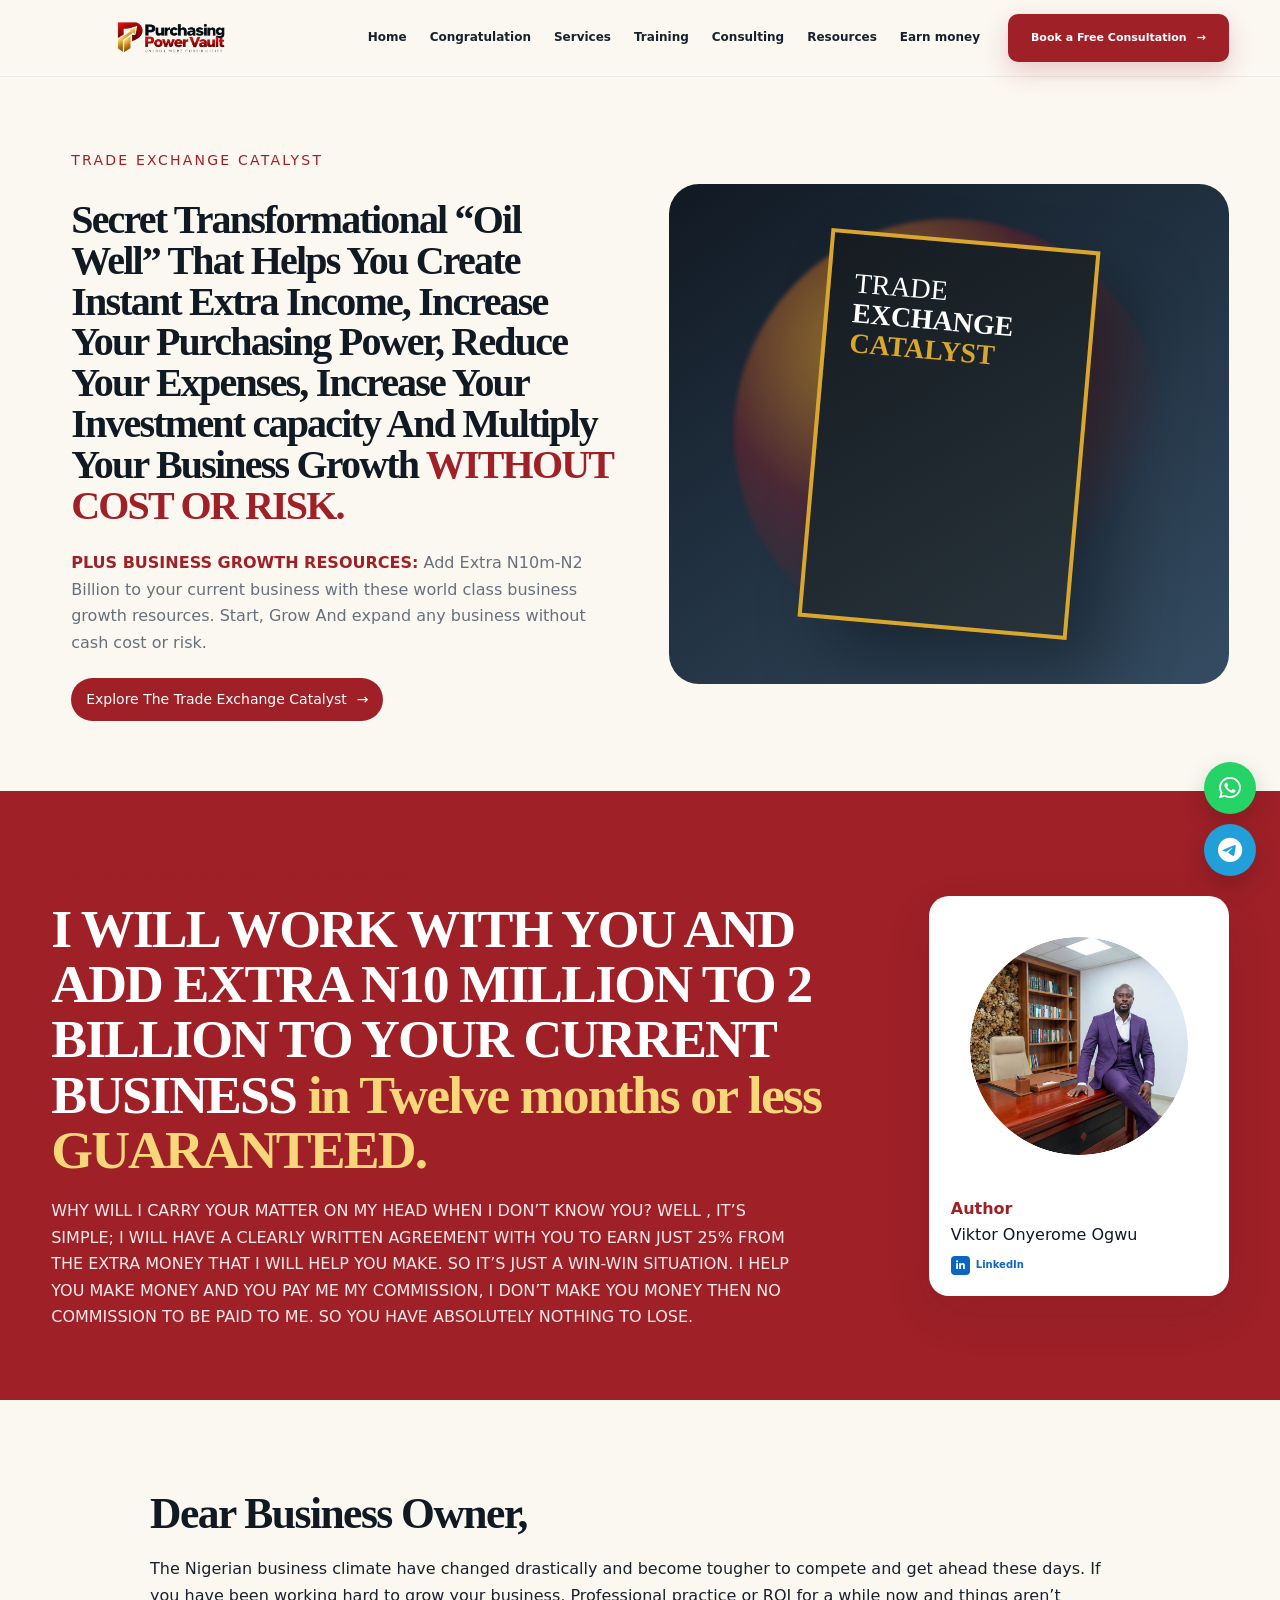
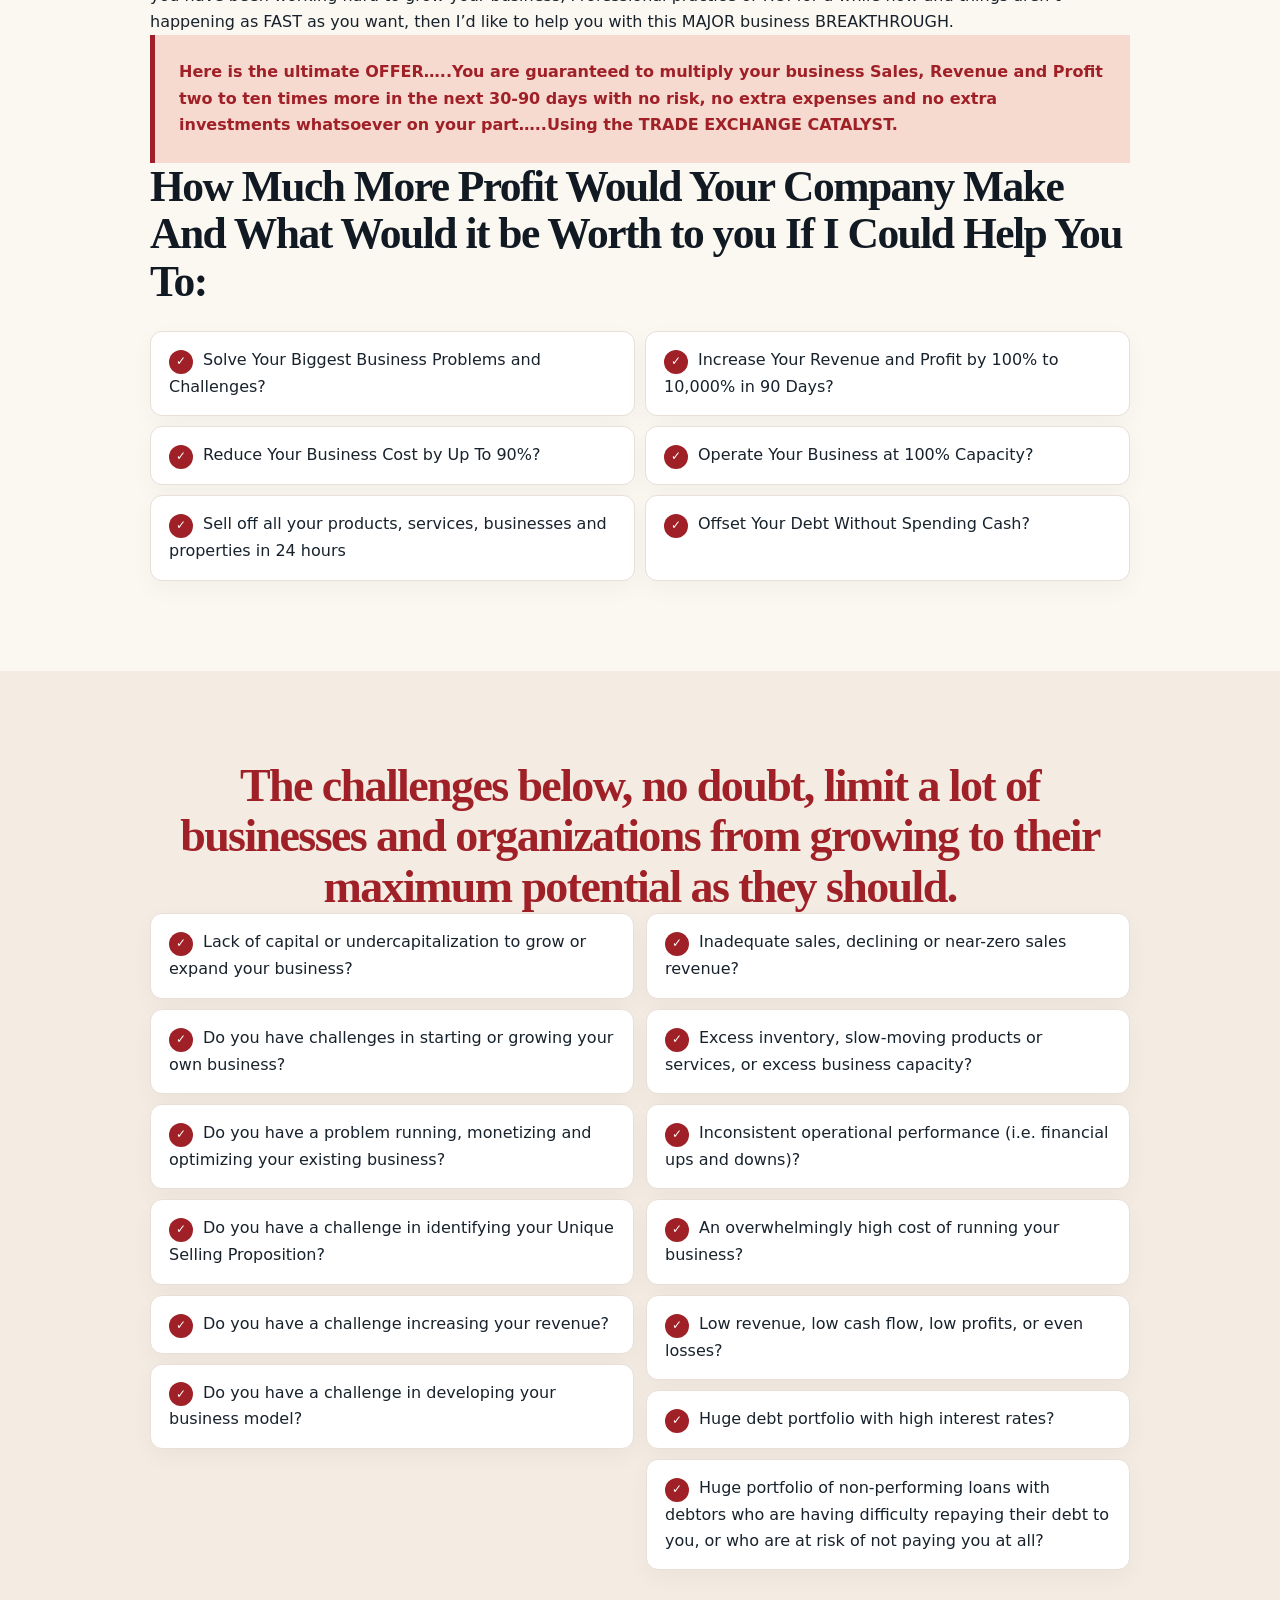
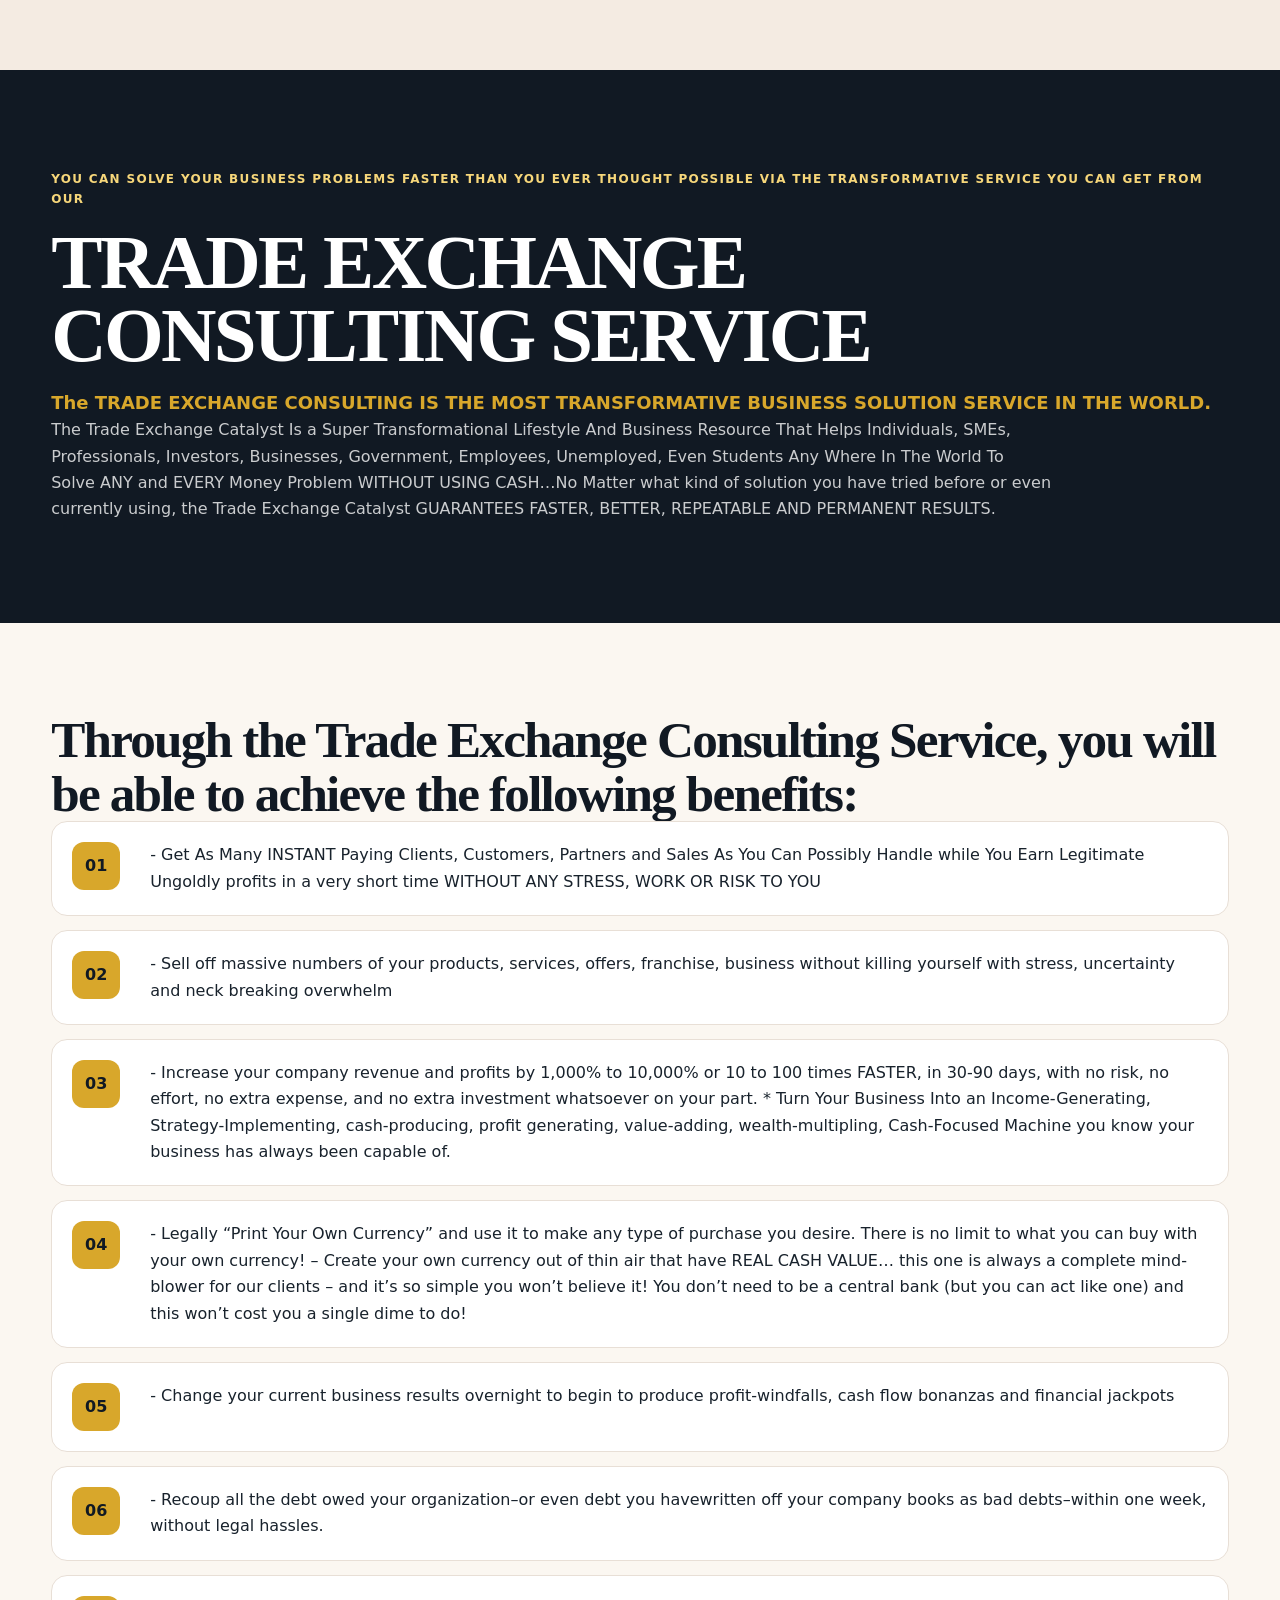
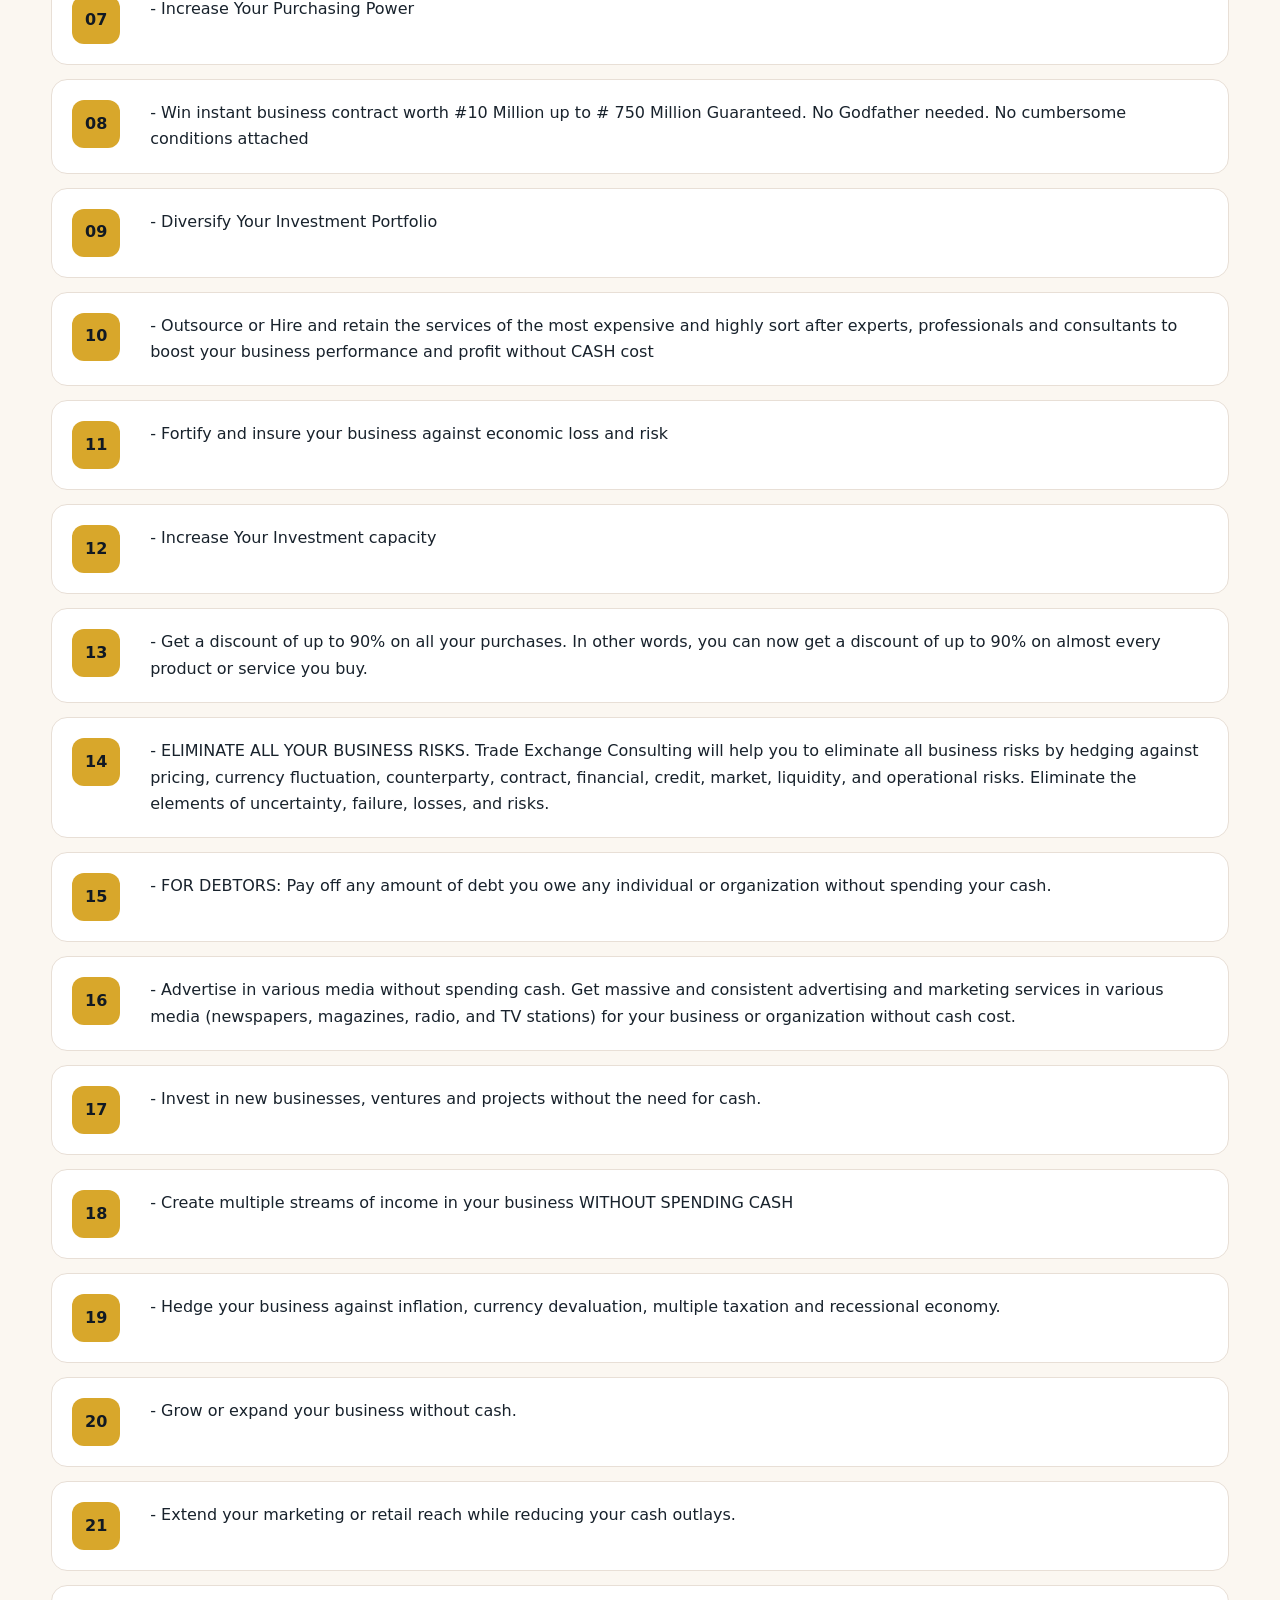
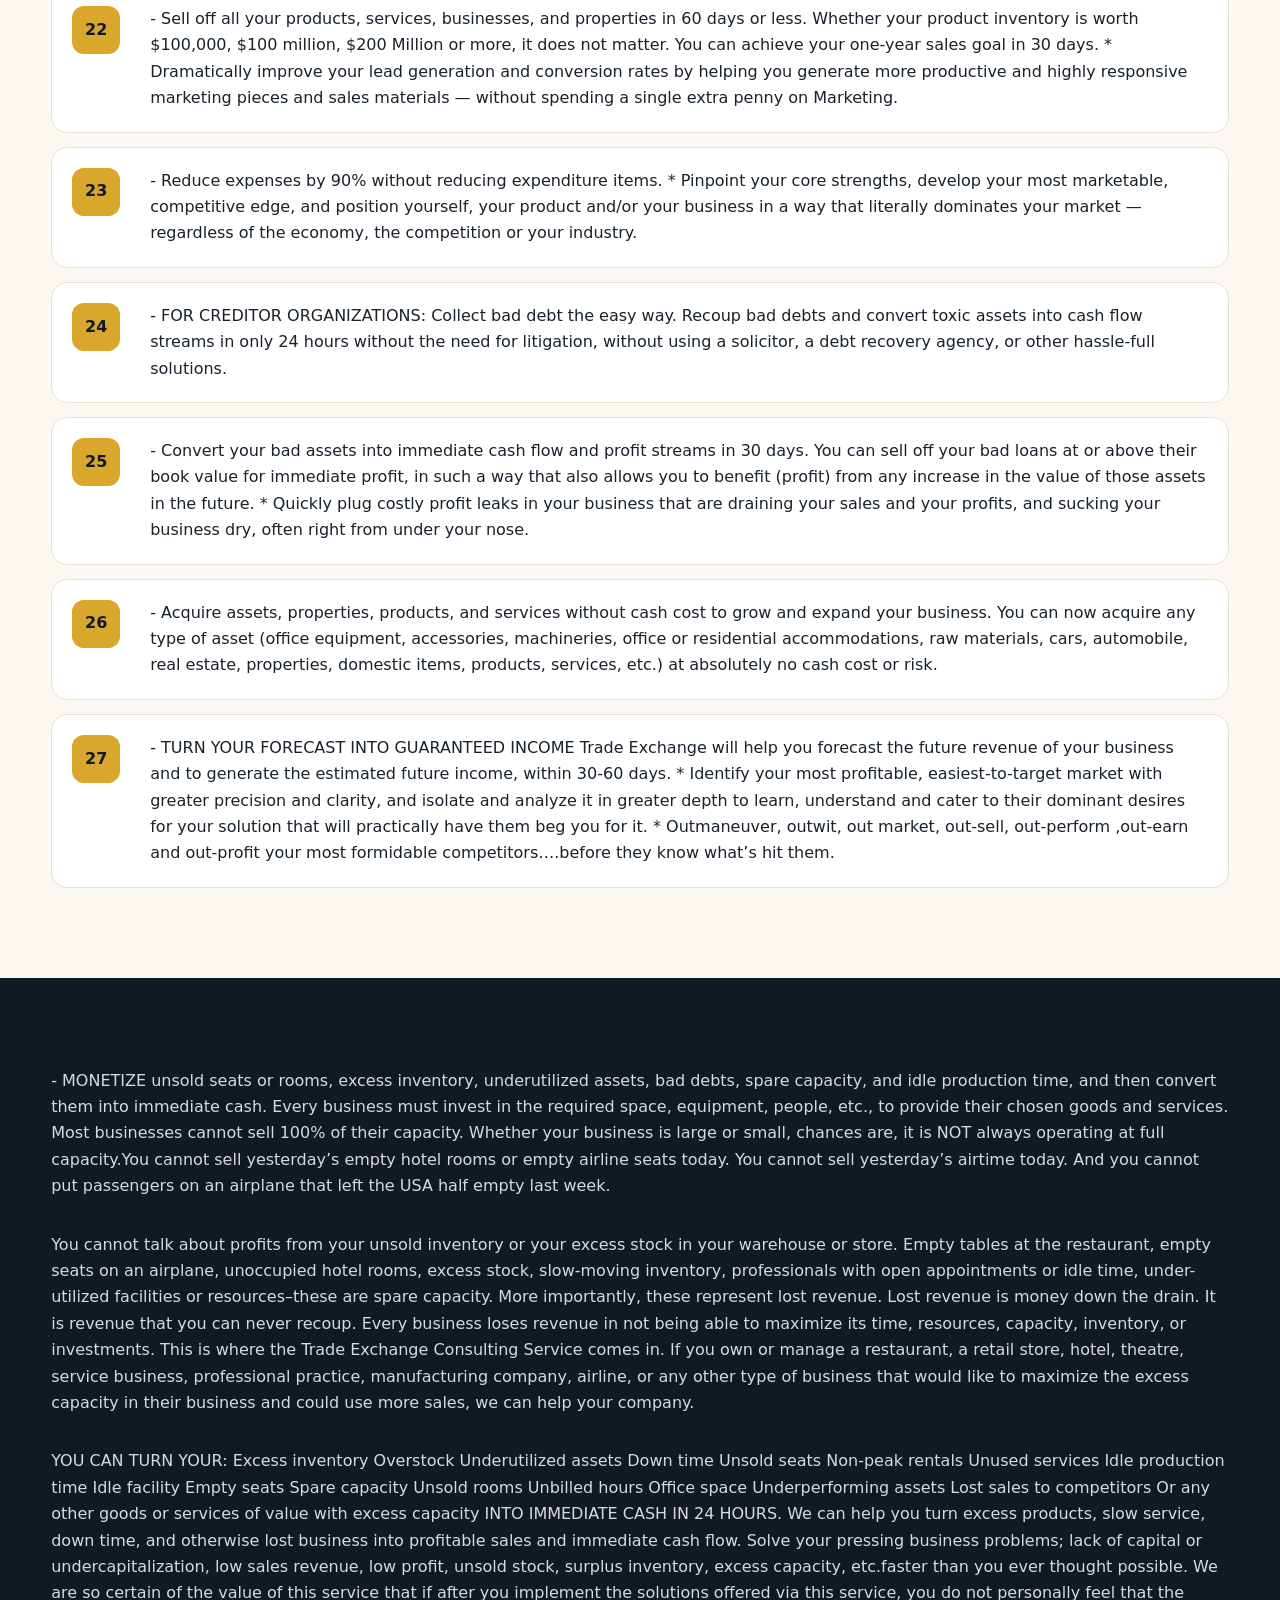
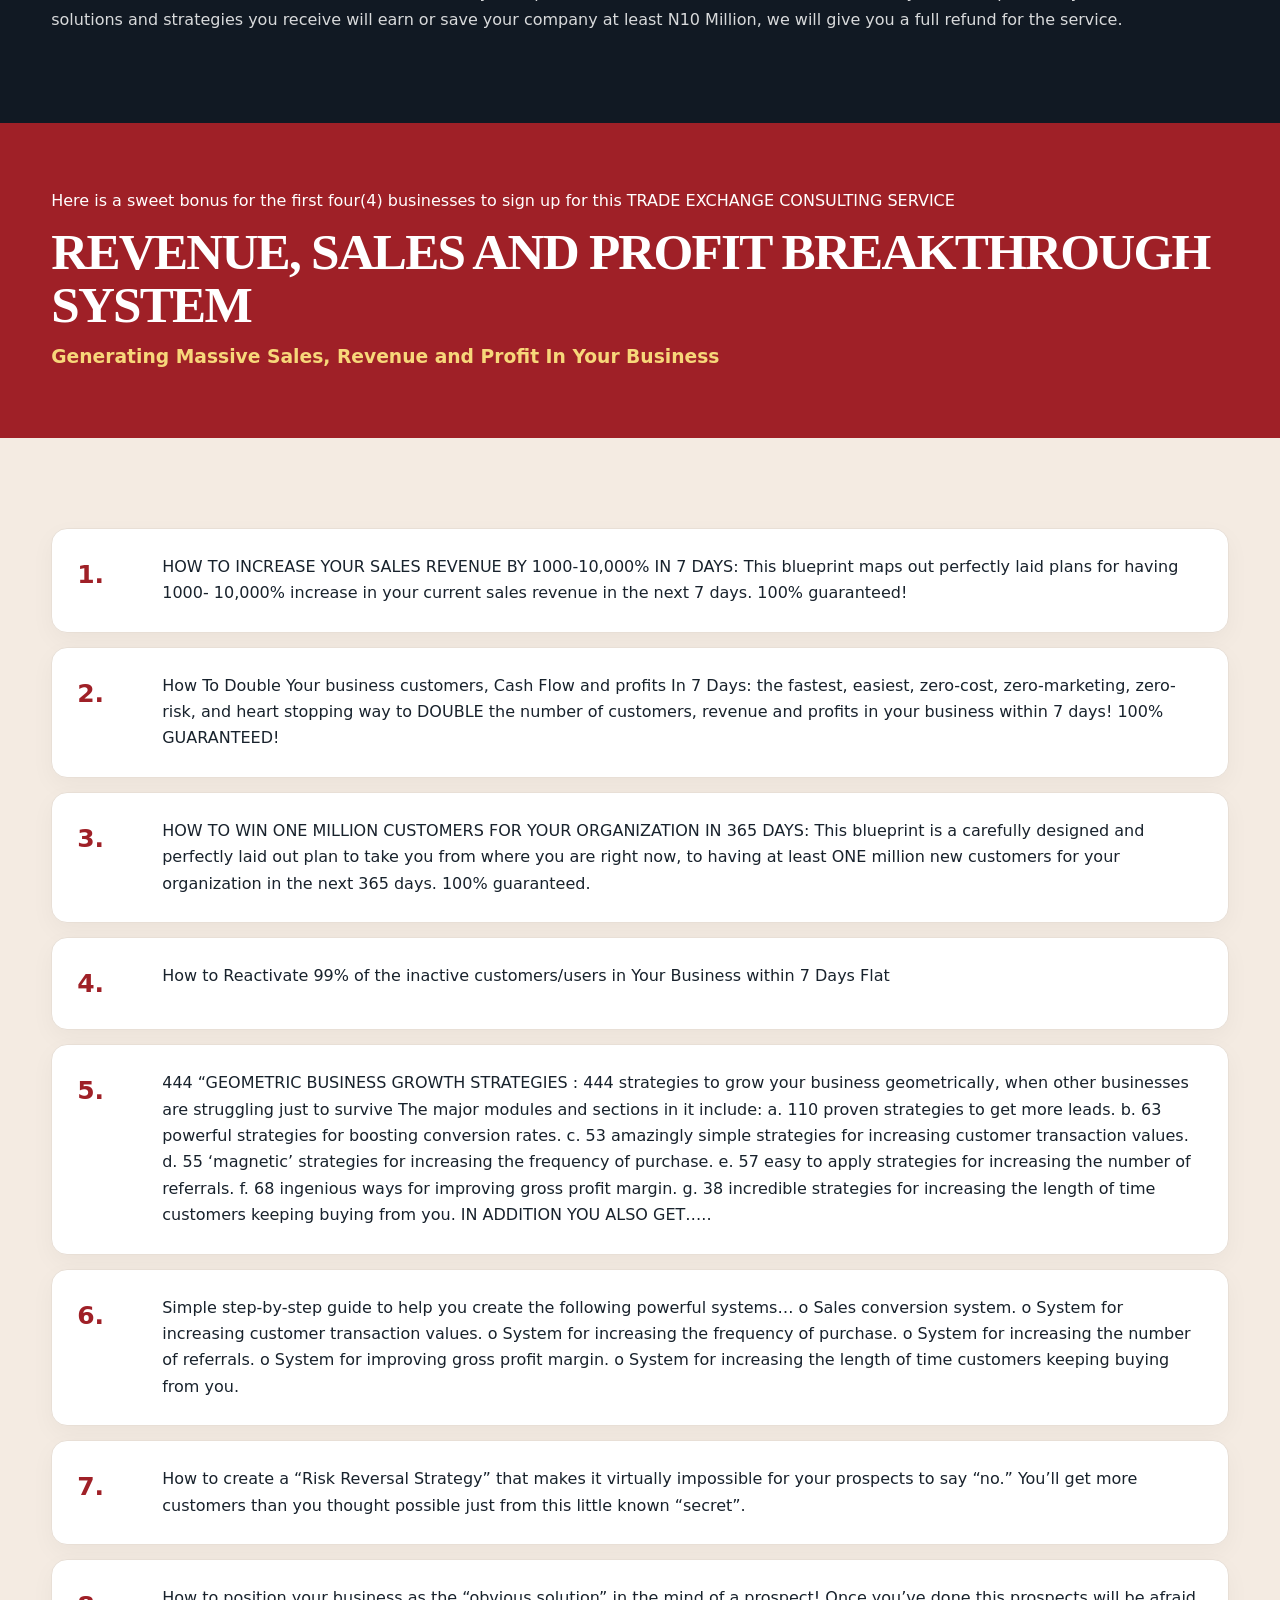
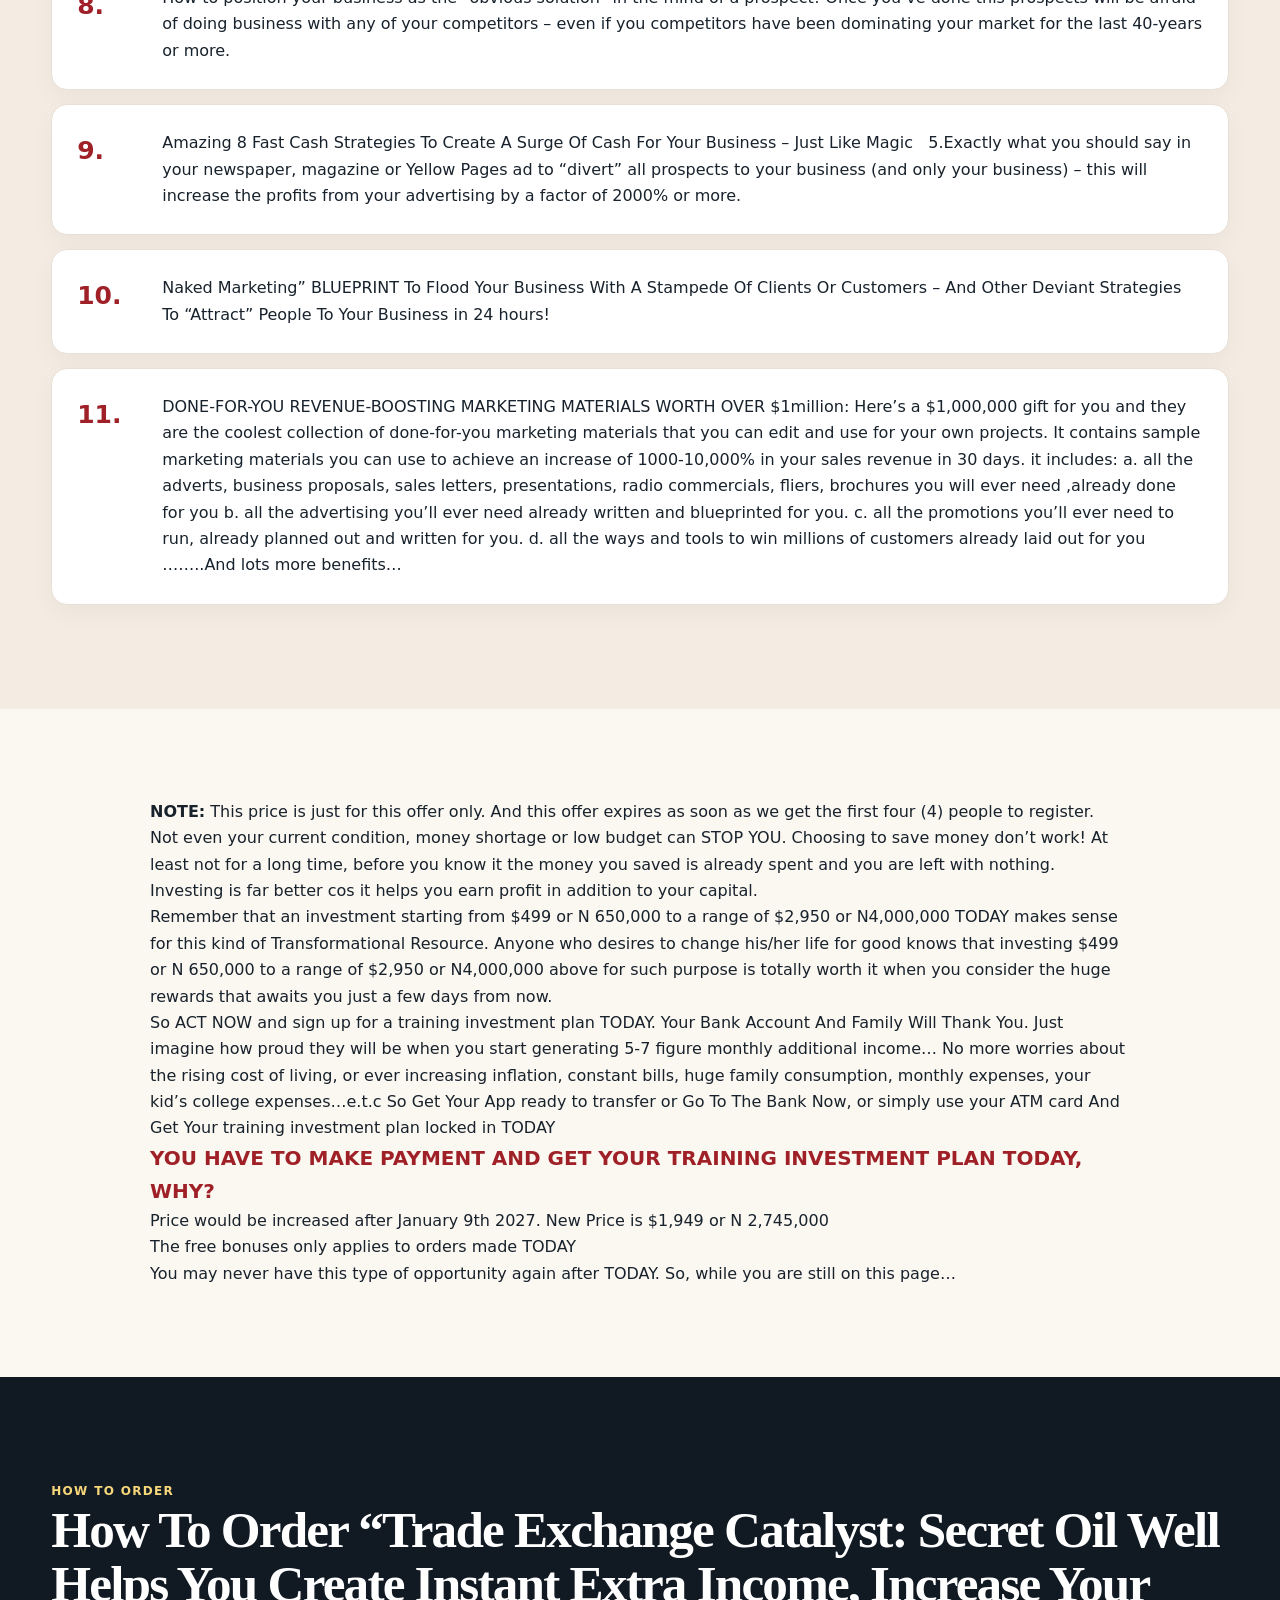
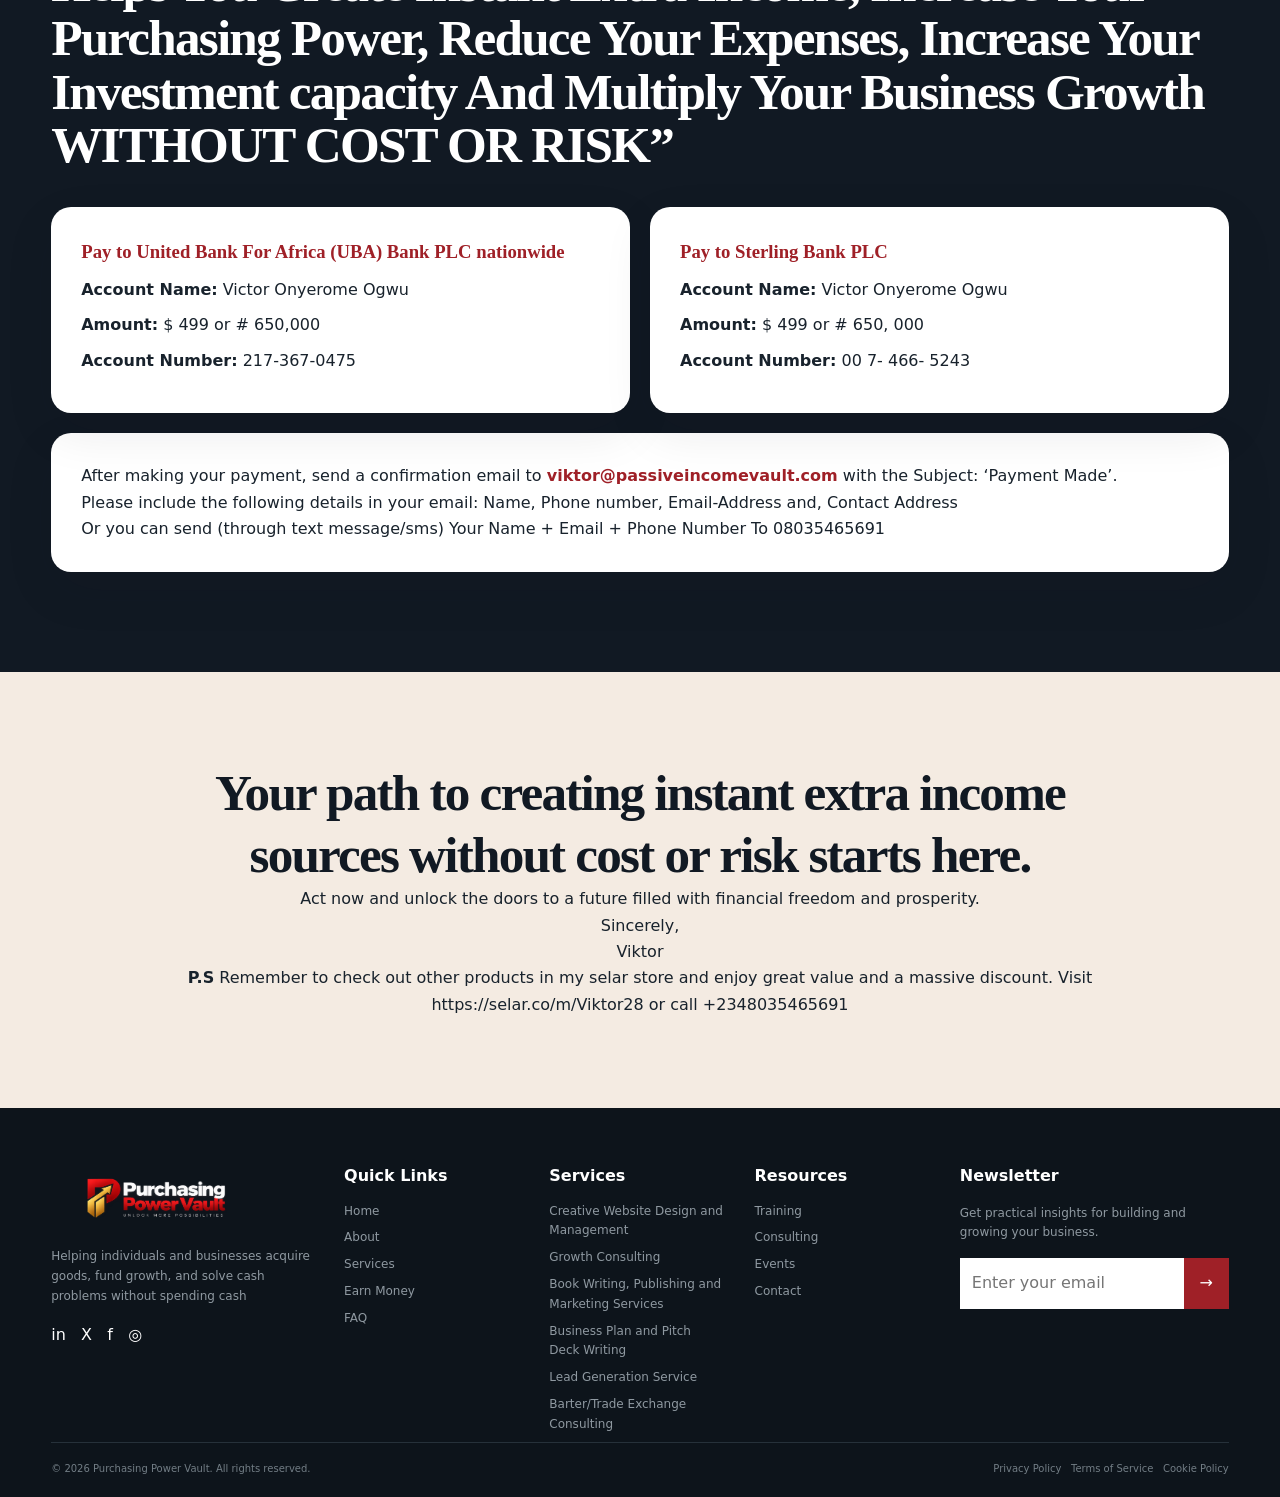
<file: consulting.html>
<!doctype html>
<html lang="en">

<head>
    <link rel="stylesheet" href="https://cdnjs.cloudflare.com/ajax/libs/font-awesome/6.7.2/css/all.min.css">

    <link rel="icon" type="image/png" href="/assets/mobile-logo.png">
   <link rel="stylesheet" href="css/general.css">
    <link rel="stylesheet" href="css/header.css">
    <link rel="stylesheet" href="css/footer.css">
    <link rel="stylesheet" href="css/consulting.css">
</head>

<body>
    <div id="header"></div>


    <main>

        <section class="sales-hero">
            <div class="container hero-grid">
                <div class="hero-copy">
                    <span class="eyebrow">TRADE EXCHANGE CATALYST</span>
                    <h1>Secret Transformational “Oil Well” That Helps You Create Instant Extra
                        Income, Increase Your Purchasing Power, Reduce Your Expenses, Increase Your Investment capacity
                        And Multiply Your Business Growth <em>WITHOUT COST OR RISK.</em></h1>
                    <p class="hero-sub"><strong>PLUS BUSINESS GROWTH RESOURCES:</strong> Add Extra N10m-N2 Billion to
                        your current business with these world class business growth resources. Start, Grow And expand
                        any business without cash cost or risk.</p>
                    <a class="primary-cta" href="#offer">Explore The Trade Exchange Catalyst <span>→</span></a>
                </div>
                <div class="hero-art" aria-hidden="true">
                    <div class="orb"></div>
                    <div class="book-mockup">
                        <span>TRADE<br><b>EXCHANGE</b><br><strong>CATALYST</strong></span>
                    </div>
                </div>
            </div>
        </section>

        <section class="boast-section">
            <div class="container boast-grid">
                <div>
                    <span class="section-kicker">Here is a loud boast with a loud audacity:</span>
                    <h2>I WILL WORK WITH YOU AND ADD EXTRA N10 MILLION TO 2 BILLION TO YOUR CURRENT BUSINESS <span>in
                            Twelve months or less GUARANTEED.</span></h2>
                    <p>WHY WILL I CARRY YOUR MATTER ON MY HEAD WHEN I DON’T KNOW YOU? WELL , IT’S SIMPLE; I WILL HAVE A
                        CLEARLY WRITTEN AGREEMENT WITH YOU TO EARN JUST 25% FROM THE EXTRA MONEY THAT I WILL HELP YOU
                        MAKE. SO IT’S JUST A WIN-WIN SITUATION. I HELP YOU MAKE MONEY AND YOU PAY ME MY COMMISSION, I
                        DON’T MAKE YOU MONEY THEN NO COMMISSION TO BE PAID TO ME. SO YOU HAVE ABSOLUTELY NOTHING TO
                        LOSE.</p>
                </div>
                <!-- <div class="author-card">
                    <img src="assets/founder1.png" alt="Viktor Onyerome Ogwu">
                    <div><strong>Author</strong><span>Viktor Onyerome Ogwu</span></div>
                </div> -->

                <div class="author-card">
                    <img src="assets/founder1.png" alt="Viktor Onyerome Ogwu">

                    <div class="author-info">
                        <strong>Author</strong>
                        <span>Viktor Onyerome Ogwu</span>

                        <a href="https://www.linkedin.com/" target="_blank" rel="noopener noreferrer"
                            class="author-linkedin" aria-label="Viktor Onyerome Ogwu on LinkedIn">
                            <i class="fa-brands fa-linkedin-in"></i>
                            <span>LinkedIn</span>
                        </a>
                    </div>
                </div>
            </div>
        </section>

        <section class="copy-section" id="offer">
            <div class="container narrow">
                <h2>Dear Business Owner,</h2>
                <p>The Nigerian business climate have changed drastically and become tougher to compete and get ahead
                    these days. If you have been working hard to grow your business, Professional practice or ROI for a
                    while now and things aren’t happening as FAST as you want, then I’d like to help you with this MAJOR
                    business BREAKTHROUGH.</p>
                <p class="highlight-red">Here is the ultimate OFFER…..You are guaranteed to multiply your business
                    Sales, Revenue and Profit two to ten times more in the next 30-90 days with no risk, no extra
                    expenses and no extra investments whatsoever on your part…..Using the TRADE EXCHANGE CATALYST.</p>

                <h2>How Much More Profit Would Your Company Make And What Would it be Worth to you If I Could Help You
                    To:</h2>
                <ul class="check-list">
                    <li>Solve Your Biggest Business Problems and Challenges?</li>
                    <li>Increase Your Revenue and Profit by 100% to 10,000% in 90 Days?</li>
                    <li>Reduce Your Business Cost by Up To 90%?</li>
                    <li>Operate Your Business at 100% Capacity?</li>
                    <li>Sell off all your products, services, businesses and properties in 24 hours</li>
                    <li>Offset Your Debt Without Spending Cash?</li>
                </ul>
            </div>
        </section>

        <section class="challenge-section">
            <div class="container narrow">
                <h2>The challenges below, no doubt, limit a lot of businesses and organizations from growing to their
                    maximum potential as they should.</h2>
                <div class="challenge-grid">
                    <ul>
                        <li>Lack of capital or undercapitalization to grow or expand your business?</li>
                        <li>Do you have challenges in starting or growing your own business?</li>
                        <li>Do you have a problem running, monetizing and optimizing your existing business?</li>
                        <li>Do you have a challenge in identifying your Unique Selling Proposition?</li>
                        <li>Do you have a challenge increasing your revenue?</li>
                        <li>Do you have a challenge in developing your business model?</li>
                    </ul>
                    <ul>
                        <li>Inadequate sales, declining or near-zero sales revenue?</li>
                        <li>Excess inventory, slow-moving products or services, or excess business capacity?</li>
                        <li>Inconsistent operational performance (i.e. financial ups and downs)?</li>
                        <li>An overwhelmingly high cost of running your business?</li>
                        <li>Low revenue, low cash flow, low profits, or even losses?</li>
                        <li>Huge debt portfolio with high interest rates?</li>
                        <li>Huge portfolio of non-performing loans with debtors who are having difficulty repaying their
                            debt to you, or who are at risk of not paying you at all?</li>
                    </ul>
                </div>
            </div>
        </section>

        <section class="consulting-intro">
            <div class="container">
                <span class="section-kicker">You Can Solve Your Business Problems Faster Than You Ever Thought Possible
                    Via The Transformative Service You Can Get from Our</span>
                <h2>TRADE EXCHANGE CONSULTING SERVICE</h2>
                <h3>The TRADE EXCHANGE CONSULTING IS THE MOST TRANSFORMATIVE BUSINESS SOLUTION SERVICE IN THE WORLD.
                </h3>
                <p>The Trade Exchange Catalyst Is a Super Transformational Lifestyle And Business Resource That Helps
                    Individuals, SMEs, Professionals, Investors, Businesses, Government, Employees, Unemployed, Even
                    Students Any Where In The World To Solve ANY and EVERY Money Problem WITHOUT USING CASH…No Matter
                    what kind of solution you have tried before or even currently using, the Trade Exchange Catalyst
                    GUARANTEES FASTER, BETTER, REPEATABLE AND PERMANENT RESULTS.</p>
            </div>
        </section>

        <section class="benefits-section">
            <div class="container">
                <h2>Through the Trade Exchange Consulting Service, you will be able to achieve the following benefits:
                </h2>
                <div class="benefit-list">
                    <article><span>01</span>
                        <p>- Get As Many INSTANT Paying Clients, Customers, Partners and Sales As You Can Possibly
                            Handle while You Earn Legitimate Ungoldly profits in a very short time WITHOUT ANY STRESS,
                            WORK OR RISK TO YOU</p>
                    </article>
                    <article><span>02</span>
                        <p>- Sell off massive numbers of your products, services, offers, franchise, business without
                            killing yourself with stress, uncertainty and neck breaking overwhelm</p>
                    </article>
                    <article><span>03</span>
                        <p>- Increase your company revenue and profits by 1,000% to 10,000% or 10 to 100 times FASTER,
                            in 30-90 days, with no risk, no effort, no extra expense, and no extra investment whatsoever
                            on your part. * Turn Your Business Into an Income-Generating, Strategy-Implementing,
                            cash-producing, profit generating, value-adding, wealth-multipling, Cash-Focused Machine you
                            know your business has always been capable of.</p>
                    </article>
                    <article><span>04</span>
                        <p>- Legally “Print Your Own Currency” and use it to make any type of purchase you desire. There
                            is no limit to what you can buy with your own currency! – Create your own currency out of
                            thin air that have REAL CASH VALUE… this one is always a complete mind-blower for our
                            clients – and it’s so simple you won’t believe it! You don’t need to be a central bank (but
                            you can act like one) and this won’t cost you a single dime to do!</p>
                    </article>
                    <article><span>05</span>
                        <p>- Change your current business results overnight to begin to produce profit-windfalls, cash
                            flow bonanzas and financial jackpots</p>
                    </article>
                    <article><span>06</span>
                        <p>- Recoup all the debt owed your organization–or even debt you havewritten off your company
                            books as bad debts–within one week, without legal hassles.</p>
                    </article>
                    <article><span>07</span>
                        <p>- Increase Your Purchasing Power</p>
                    </article>
                    <article><span>08</span>
                        <p>- Win instant business contract worth #10 Million up to # 750 Million Guaranteed. No
                            Godfather needed. No cumbersome conditions attached</p>
                    </article>
                    <article><span>09</span>
                        <p>- Diversify Your Investment Portfolio</p>
                    </article>
                    <article><span>10</span>
                        <p>- Outsource or Hire and retain the services of the most expensive and highly sort after
                            experts, professionals and consultants to boost your business performance and profit without
                            CASH cost</p>
                    </article>
                    <article><span>11</span>
                        <p>- Fortify and insure your business against economic loss and risk</p>
                    </article>
                    <article><span>12</span>
                        <p>- Increase Your Investment capacity</p>
                    </article>
                    <article><span>13</span>
                        <p>- Get a discount of up to 90% on all your purchases. In other words, you can now get a
                            discount of up to 90% on almost every product or service you buy.</p>
                    </article>
                    <article><span>14</span>
                        <p>- ELIMINATE ALL YOUR BUSINESS RISKS. Trade Exchange Consulting will help you to eliminate all
                            business risks by hedging against pricing, currency fluctuation, counterparty, contract,
                            financial, credit, market, liquidity, and operational risks. Eliminate the elements of
                            uncertainty, failure, losses, and risks.</p>
                    </article>
                    <article><span>15</span>
                        <p>- FOR DEBTORS: Pay off any amount of debt you owe any individual or organization without
                            spending your cash.</p>
                    </article>
                    <article><span>16</span>
                        <p>- Advertise in various media without spending cash. Get massive and consistent advertising
                            and marketing services in various media (newspapers, magazines, radio, and TV stations) for
                            your business or organization without cash cost.</p>
                    </article>
                    <article><span>17</span>
                        <p>- Invest in new businesses, ventures and projects without the need for cash.</p>
                    </article>
                    <article><span>18</span>
                        <p>- Create multiple streams of income in your business WITHOUT SPENDING CASH</p>
                    </article>
                    <article><span>19</span>
                        <p>- Hedge your business against inflation, currency devaluation, multiple taxation and
                            recessional economy.</p>
                    </article>
                    <article><span>20</span>
                        <p>- Grow or expand your business without cash.</p>
                    </article>
                    <article><span>21</span>
                        <p>- Extend your marketing or retail reach while reducing your cash outlays.</p>
                    </article>
                    <article><span>22</span>
                        <p>- Sell off all your products, services, businesses, and properties in 60 days or less.
                            Whether your product inventory is worth $100,000, $100 million, $200 Million or more, it
                            does not matter. You can achieve your one-year sales goal in 30 days. * Dramatically improve
                            your lead generation and conversion rates by helping you generate more productive and highly
                            responsive marketing pieces and sales materials — without spending a single extra penny on
                            Marketing.</p>
                    </article>
                    <article><span>23</span>
                        <p>- Reduce expenses by 90% without reducing expenditure items. * Pinpoint your core strengths,
                            develop your most marketable, competitive edge, and position yourself, your product and/or
                            your business in a way that literally dominates your market — regardless of the economy, the
                            competition or your industry.</p>
                    </article>
                    <article><span>24</span>
                        <p>- FOR CREDITOR ORGANIZATIONS: Collect bad debt the easy way. Recoup bad debts and convert
                            toxic assets into cash flow streams in only 24 hours without the need for litigation,
                            without using a solicitor, a debt recovery agency, or other hassle-full solutions.</p>
                    </article>
                    <article><span>25</span>
                        <p>- Convert your bad assets into immediate cash flow and profit streams in 30 days. You can
                            sell off your bad loans at or above their book value for immediate profit, in such a way
                            that also allows you to benefit (profit) from any increase in the value of those assets in
                            the future. * Quickly plug costly profit leaks in your business that are draining your sales
                            and your profits, and sucking your business dry, often right from under your nose.</p>
                    </article>
                    <article><span>26</span>
                        <p>- Acquire assets, properties, products, and services without cash cost to grow and expand
                            your business. You can now acquire any type of asset (office equipment, accessories,
                            machineries, office or residential accommodations, raw materials, cars, automobile, real
                            estate, properties, domestic items, products, services, etc.) at absolutely no cash cost or
                            risk.</p>
                    </article>
                    <article><span>27</span>
                        <p>- TURN YOUR FORECAST INTO GUARANTEED INCOME Trade Exchange will help you forecast the future
                            revenue of your business and to generate the estimated future income, within 30-60 days. *
                            Identify your most profitable, easiest-to-target market with greater precision and clarity,
                            and isolate and analyze it in greater depth to learn, understand and cater to their dominant
                            desires for your solution that will practically have them beg you for it. * Outmaneuver,
                            outwit, out market, out-sell, out-perform ,out-earn and out-profit your most formidable
                            competitors….before they know what’s hit them.</p>
                    </article>
                </div>
            </div>
        </section>

        <section class="capacity-section">
            <div class="container">
                <div class="long-copy">
                    <p>
                        - MONETIZE unsold seats or rooms, excess inventory, underutilized assets, bad debts, spare
                        capacity, and idle production time, and then convert them into immediate cash. Every business
                        must invest in the required space, equipment, people, etc., to provide their chosen goods and
                        services. Most businesses cannot sell 100% of their capacity. Whether your business is large or
                        small, chances are, it is NOT always operating at full
                        capacity.You cannot sell yesterday’s empty hotel rooms or empty airline seats today. You cannot
                        sell yesterday’s airtime today. And
                        you cannot put passengers on an airplane that left the USA half empty last week.
                    </p>

                    <p>
                        You cannot talk about profits from your unsold inventory or your excess stock in your warehouse
                        or store. Empty tables at the restaurant, empty seats on an airplane, unoccupied hotel rooms,
                        excess stock, slow-moving inventory, professionals with open appointments or idle time,
                        under-utilized facilities or resources–these are spare capacity. More importantly, these
                        represent lost
                        revenue. Lost revenue is money down the drain. It is revenue that you can never recoup. Every
                        business loses revenue in not being able to maximize its time, resources, capacity, inventory,
                        or investments. This is where the Trade Exchange Consulting Service comes in. If you own or
                        manage a restaurant, a retail store, hotel, theatre, service business, professional practice,
                        manufacturing company, airline, or any other type of business that would like to maximize the
                        excess capacity in their business and could use more sales, we can help your company.
                    </p>

                    <p>
                        YOU CAN TURN YOUR: Excess inventory Overstock Underutilized assets Down time Unsold seats
                        Non-peak rentals Unused services Idle production time Idle facility Empty seats Spare capacity
                        Unsold rooms Unbilled hours Office space Underperforming assets Lost sales to competitors Or any
                        other
                        goods or services of value with excess capacity INTO IMMEDIATE CASH IN 24 HOURS. We can help you
                        turn excess products, slow service, down time, and otherwise lost business into profitable sales
                        and immediate cash flow. Solve your pressing business problems; lack of capital or
                        undercapitalization, low sales revenue, low profit, unsold stock, surplus inventory, excess
                        capacity, etc.faster than you ever thought possible. We are so certain of the value of this
                        service that if after you implement the solutions offered via this service, you do not
                        personally feel that the solutions and strategies you receive will earn or save your company at
                        least N10 Million, we will give you a full refund for the service.
                    </p>
                </div>
            </div>
        </section>

        <section class="bonus-intro">
            <div class="container">
                <p>Here is a sweet bonus for the first four(4) businesses to sign up for this TRADE EXCHANGE CONSULTING
                    SERVICE</p>
                <h2>REVENUE, SALES AND PROFIT BREAKTHROUGH SYSTEM</h2>
                <h3>Generating Massive Sales, Revenue and Profit In Your Business</h3>
            </div>
        </section>

        <section class="bonuses-section">
            <div class="container">
                <div class="bonus-card"><b>1.</b>
                    <p>HOW TO INCREASE YOUR SALES REVENUE BY 1000-10,000% IN 7 DAYS: This blueprint maps out perfectly
                        laid plans for having 1000- 10,000% increase in your current sales revenue in the next 7 days.
                        100% guaranteed!</p>
                </div>
                <div class="bonus-card"><b>2.</b>
                    <p>How To Double Your business customers, Cash Flow and profits In 7 Days: the fastest, easiest,
                        zero-cost, zero-marketing, zero-risk, and heart stopping way to DOUBLE the number of customers,
                        revenue and profits in your business within 7 days! 100% GUARANTEED!</p>
                </div>
                <div class="bonus-card"><b>3.</b>
                    <p>HOW TO WIN ONE MILLION CUSTOMERS FOR YOUR ORGANIZATION IN 365 DAYS: This blueprint is a carefully
                        designed and perfectly laid out plan to take you from where you are right now, to having at
                        least ONE million new customers for your organization in the next 365 days. 100% guaranteed.</p>
                </div>
                <div class="bonus-card"><b>4.</b>
                    <p>How to Reactivate 99% of the inactive customers/users in Your Business within 7 Days Flat</p>
                </div>
                <div class="bonus-card"><b>5.</b>
                    <p>444 “GEOMETRIC BUSINESS GROWTH STRATEGIES : 444 strategies to grow your business geometrically,
                        when other businesses are struggling just to survive The major modules and sections in it
                        include: a. 110 proven strategies to get more leads. b. 63 powerful strategies for boosting
                        conversion rates. c. 53 amazingly simple strategies for increasing customer transaction values.
                        d. 55 ‘magnetic’ strategies for increasing the frequency of purchase. e. 57 easy to apply
                        strategies for increasing the number of referrals. f. 68 ingenious ways for improving gross
                        profit margin. g. 38 incredible strategies for increasing the length of time customers keeping
                        buying from you. IN ADDITION YOU ALSO GET…..</p>
                </div>
                <div class="bonus-card"><b>6.</b>
                    <p>Simple step-by-step guide to help you create the following powerful systems… o Sales conversion
                        system. o System for increasing customer transaction values. o System for increasing the
                        frequency of purchase. o System for increasing the number of referrals. o System for improving
                        gross profit margin. o System for increasing the length of time customers keeping buying from
                        you.</p>
                </div>
                <div class="bonus-card"><b>7.</b>
                    <p>How to create a “Risk Reversal Strategy” that makes it virtually impossible for your prospects to
                        say “no.” You’ll get more customers than you thought possible just from this little known
                        “secret”.</p>
                </div>
                <div class="bonus-card"><b>8.</b>
                    <p>How to position your business as the “obvious solution” in the mind of a prospect! Once you’ve
                        done this prospects will be afraid of doing business with any of your competitors – even if you
                        competitors have been dominating your market for the last 40-years or more.</p>
                </div>
                <div class="bonus-card"><b>9.</b>
                    <p>Amazing 8 Fast Cash Strategies To Create A Surge Of Cash For Your Business – Just Like Magic  
                        5.Exactly what you should say in your newspaper, magazine or Yellow Pages ad to “divert” all
                        prospects to your business (and only your business) – this will increase the profits from your
                        advertising by a factor of 2000% or more.</p>
                </div>
                <div class="bonus-card"><b>10.</b>
                    <p>Naked Marketing” BLUEPRINT To Flood Your Business With A Stampede Of Clients Or Customers – And
                        Other Deviant Strategies To “Attract” People To Your Business in 24 hours!</p>
                </div>
                <div class="bonus-card"><b>11.</b>
                    <p>DONE-FOR-YOU REVENUE-BOOSTING MARKETING MATERIALS WORTH OVER $1million: Here’s a $1,000,000 gift
                        for you and they are the coolest collection of done-for-you marketing materials that you can
                        edit and use for your own projects. It contains sample marketing materials you can use to
                        achieve an increase of 1000-10,000% in your sales revenue in 30 days. it includes: a. all the
                        adverts, business proposals, sales letters, presentations, radio commercials, fliers, brochures
                        you will ever need ,already done for you b. all the advertising you’ll ever need already written
                        and blueprinted for you. c. all the promotions you’ll ever need to run, already planned out and
                        written for you. d. all the ways and tools to win millions of customers already laid out for you
                          ……..And lots more benefits…</p>
                </div>
            </div>
        </section>

        <section class="pricing-section" id="order">
            <div class="container narrow">
                <p><strong>NOTE:</strong> This price is just for this offer only. And this offer expires as soon as we
                    get the first four (4) people to register.</p>
                <p>Not even your current condition, money shortage or low budget can STOP YOU. Choosing to save money
                    don’t work! At least not for a long time, before you know it the money you saved is already spent
                    and you are left with nothing. Investing is far better cos it helps you earn profit in addition to
                    your capital.</p>
                <p>Remember that an investment starting from $499 or N 650,000 to a range of $2,950 or N4,000,000 TODAY
                    makes sense for this kind of Transformational Resource. Anyone who desires to change his/her life
                    for good knows that investing $499 or N 650,000 to a range of $2,950 or N4,000,000 above for such
                    purpose is totally worth it when you consider the huge rewards that awaits you just a few days from
                    now.</p>
                <p>So ACT NOW and sign up for a training investment plan TODAY. Your Bank Account And Family Will Thank
                    You. Just imagine how proud they will be when you start generating 5-7 figure monthly additional
                    income… No more worries about the rising cost of living, or ever increasing inflation, constant
                    bills, huge family consumption, monthly expenses, your kid’s college expenses…e.t.c So Get Your App
                    ready to transfer or Go To The Bank Now, or simply use your ATM card And Get Your training
                    investment plan locked in TODAY</p>
                <p class="urgent">YOU HAVE TO MAKE PAYMENT AND GET YOUR TRAINING INVESTMENT PLAN TODAY, WHY?</p>
                <p>Price would be increased after January 9th 2027. New Price is $1,949 or N 2,745,000</p>
                <p>The free bonuses only applies to orders made TODAY</p>
                <p>You may never have this type of opportunity again after TODAY. So, while you are still on this page…
                </p>
            </div>
        </section>

        <section class="payment-section">
            <div class="container">
                <span class="section-kicker">HOW TO ORDER</span>
                <h2>How To Order “Trade Exchange Catalyst: Secret Oil Well Helps You Create Instant Extra Income,
                    Increase Your Purchasing Power, Reduce Your Expenses, Increase Your Investment capacity And Multiply
                    Your Business Growth WITHOUT COST OR RISK”</h2>

                <div class="payment-grid">
                    <div class="payment-card">
                        <h3>Pay to United Bank For Africa (UBA) Bank PLC nationwide</h3>
                        <p><strong>Account Name:</strong> Victor Onyerome Ogwu</p>
                        <p><strong>Amount:</strong> $ 499 or # 650,000</p>
                        <p><strong>Account Number:</strong> 217-367-0475</p>
                    </div>
                    <div class="payment-card">
                        <h3>Pay to Sterling Bank PLC</h3>
                        <p><strong>Account Name:</strong> Victor Onyerome Ogwu</p>
                        <p><strong>Amount:</strong> $ 499 or # 650, 000</p>
                        <p><strong>Account Number:</strong> 00 7- 466- 5243</p>
                    </div>
                </div>

                <div class="confirmation-card">
                    <p>After making your payment, send a confirmation email to <a
                            href="mailto:vikvill@gmail.com">viktor@passiveincomevault.com</a> with the Subject: ‘Payment
                        Made’.</p>
                    <p>Please include the following details in your email: Name, Phone number, Email-Address and,
                        Contact Address</p>
                    <p>Or you can send (through text message/sms) Your Name + Email + Phone Number To 08035465691</p>
                </div>
            </div>
        </section>

        <section class="closing-section">
            <div class="container narrow">
                <h2>Your path to creating instant extra income sources without cost or risk starts here.</h2>
                <p>Act now and unlock the doors to a future filled with financial freedom and prosperity.</p>
                <p>Sincerely,</p>
                <p>Viktor</p>
                <p><strong>P.S</strong> Remember to check out other products in my selar store and enjoy great value and
                    a massive discount. Visit <a href="https://selar.co/m/Viktor28" target="_blank"
                        rel="noopener noreferrer">https://selar.co/m/Viktor28</a> or call +2348035465691</p>
            </div>
        </section>

    </main>

    <div id="chat-icon"></div>

    <div id="footer"></div>
    <script src="js/load.js"></script>
    <script src="js/consulting.js"></script>

</body>

</html>
</file>
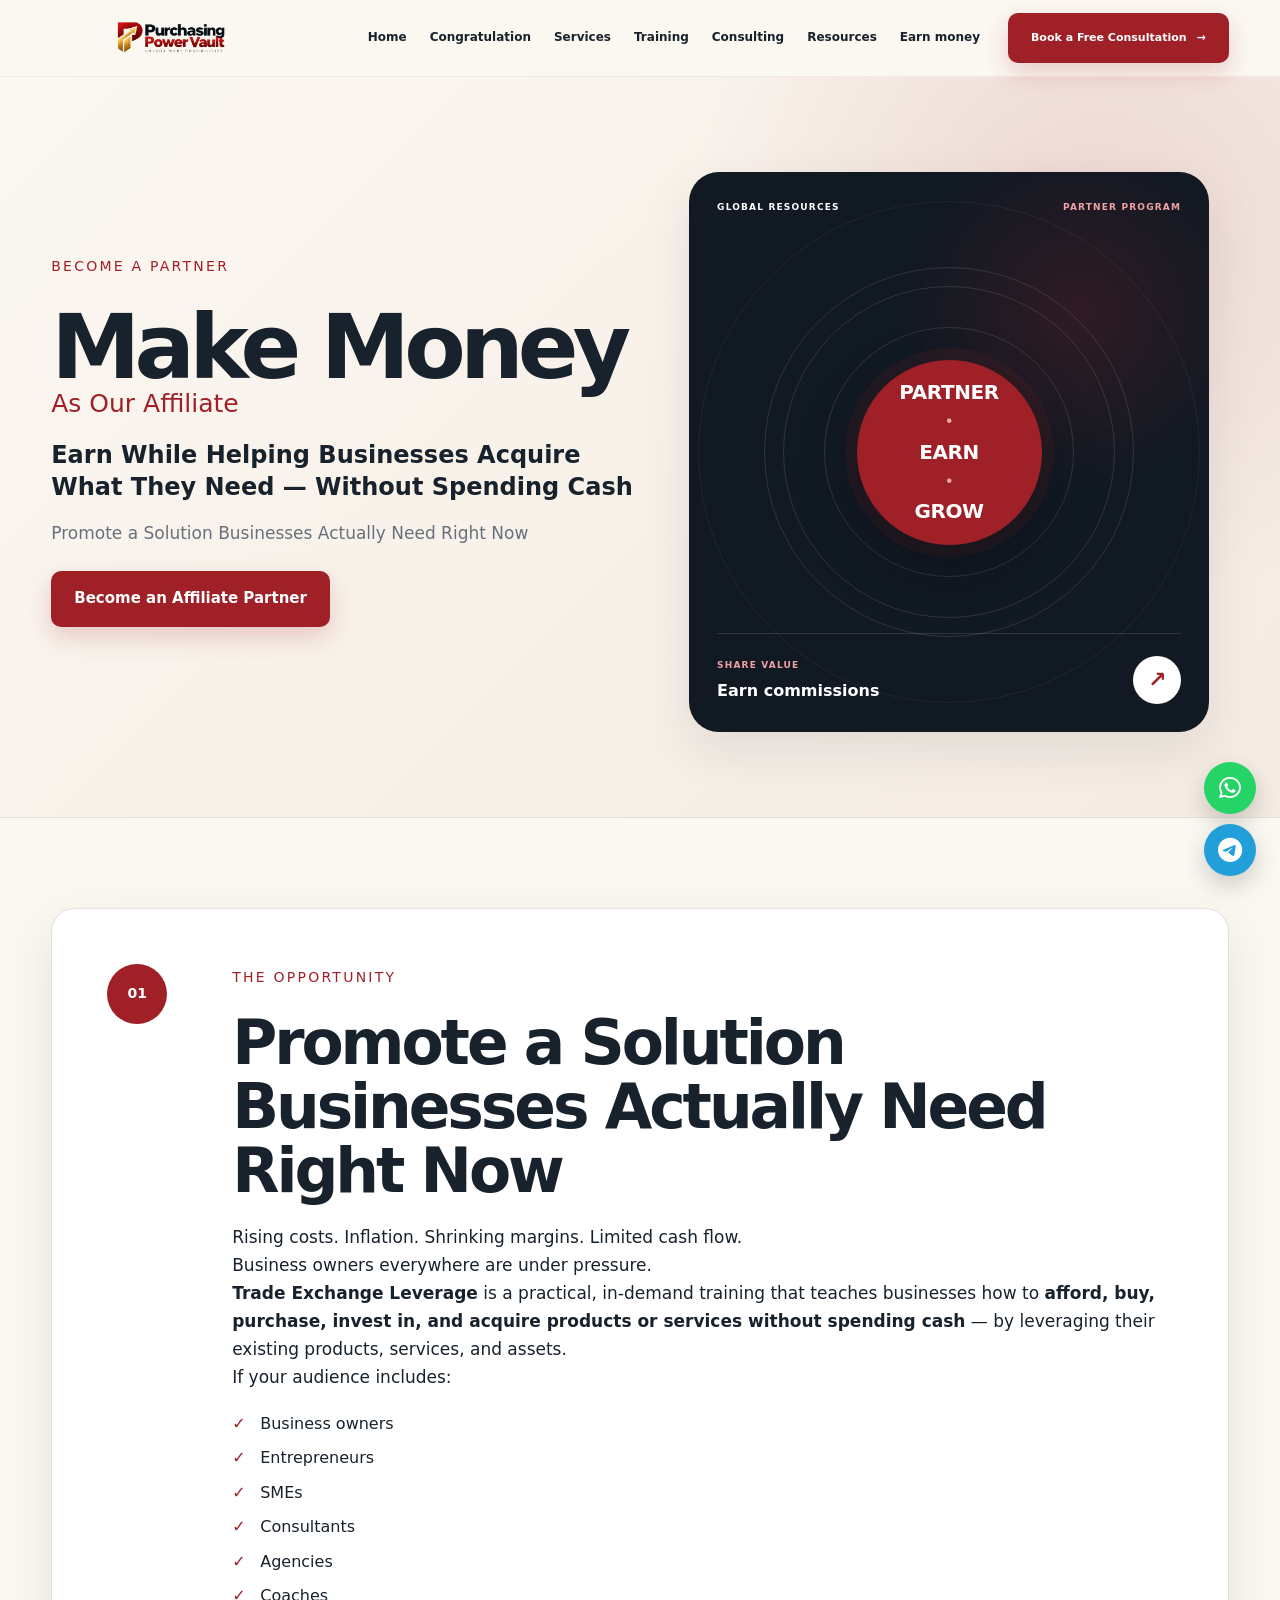
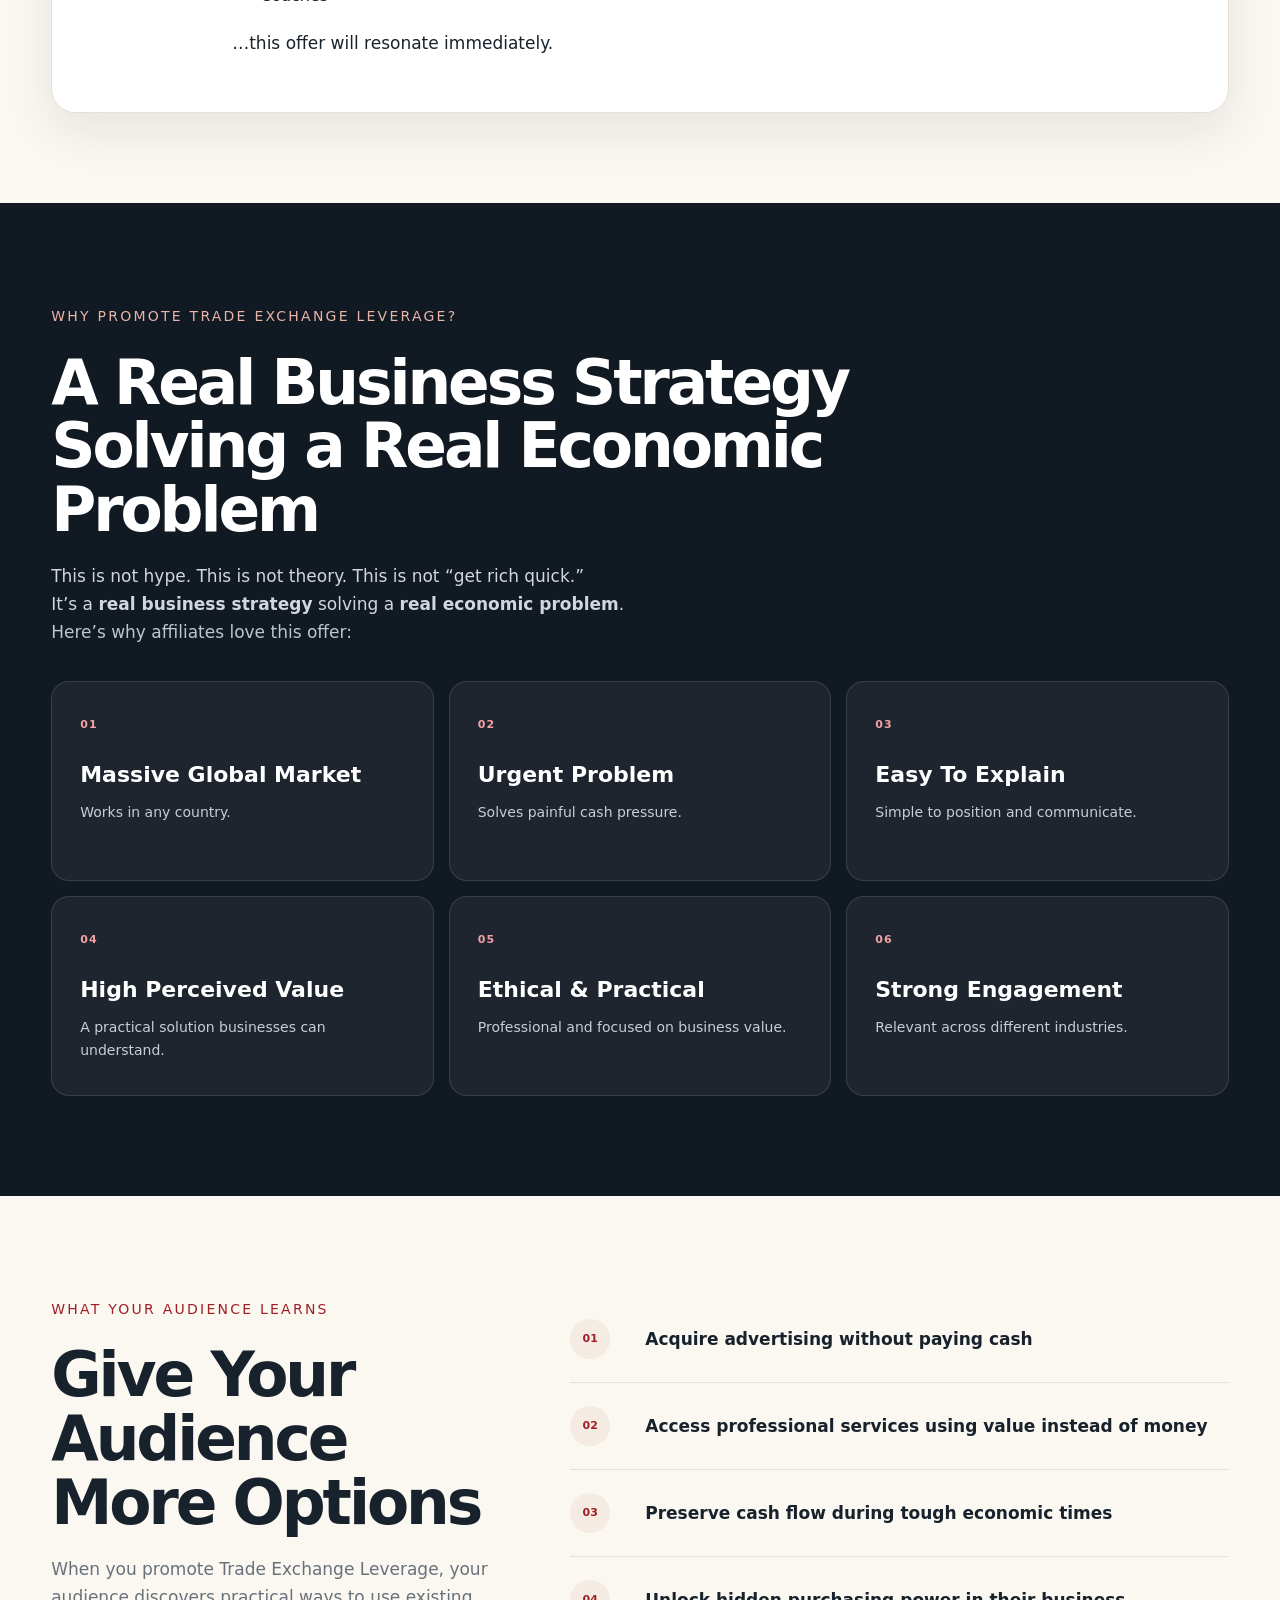
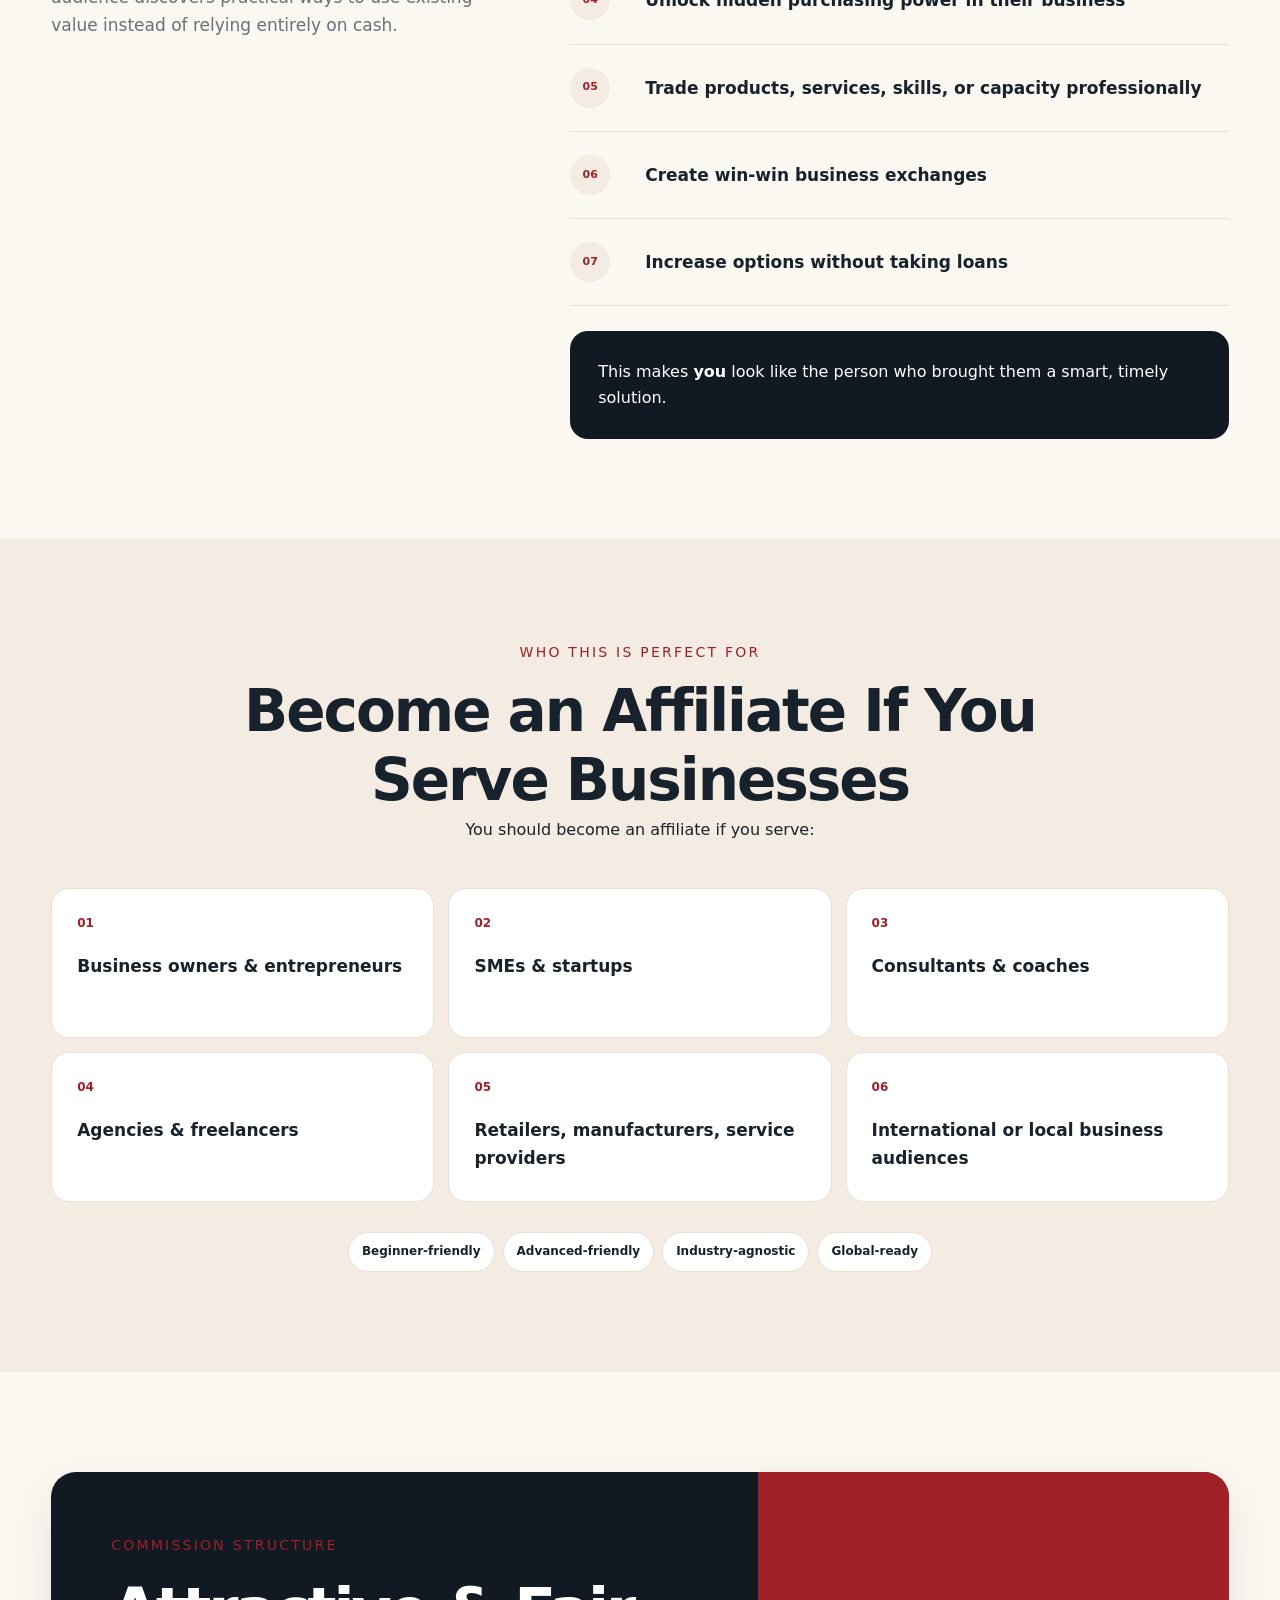
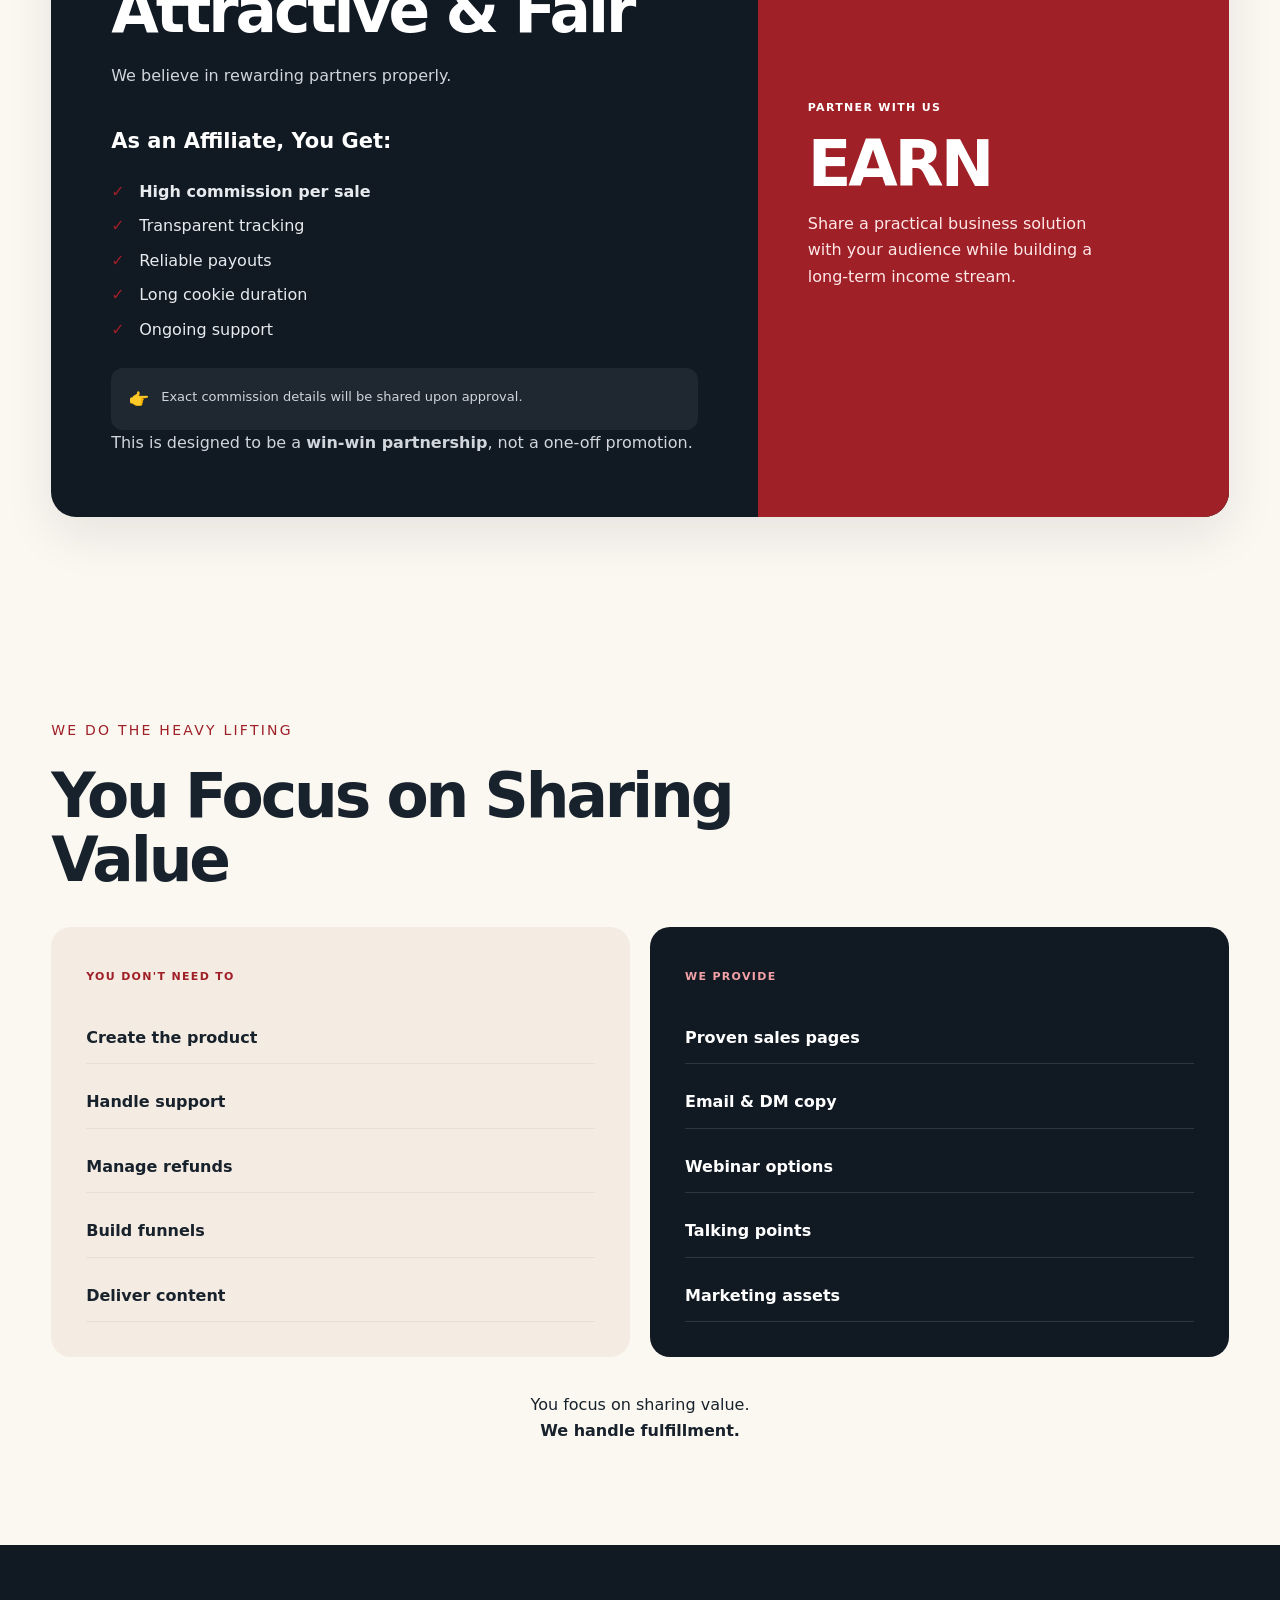
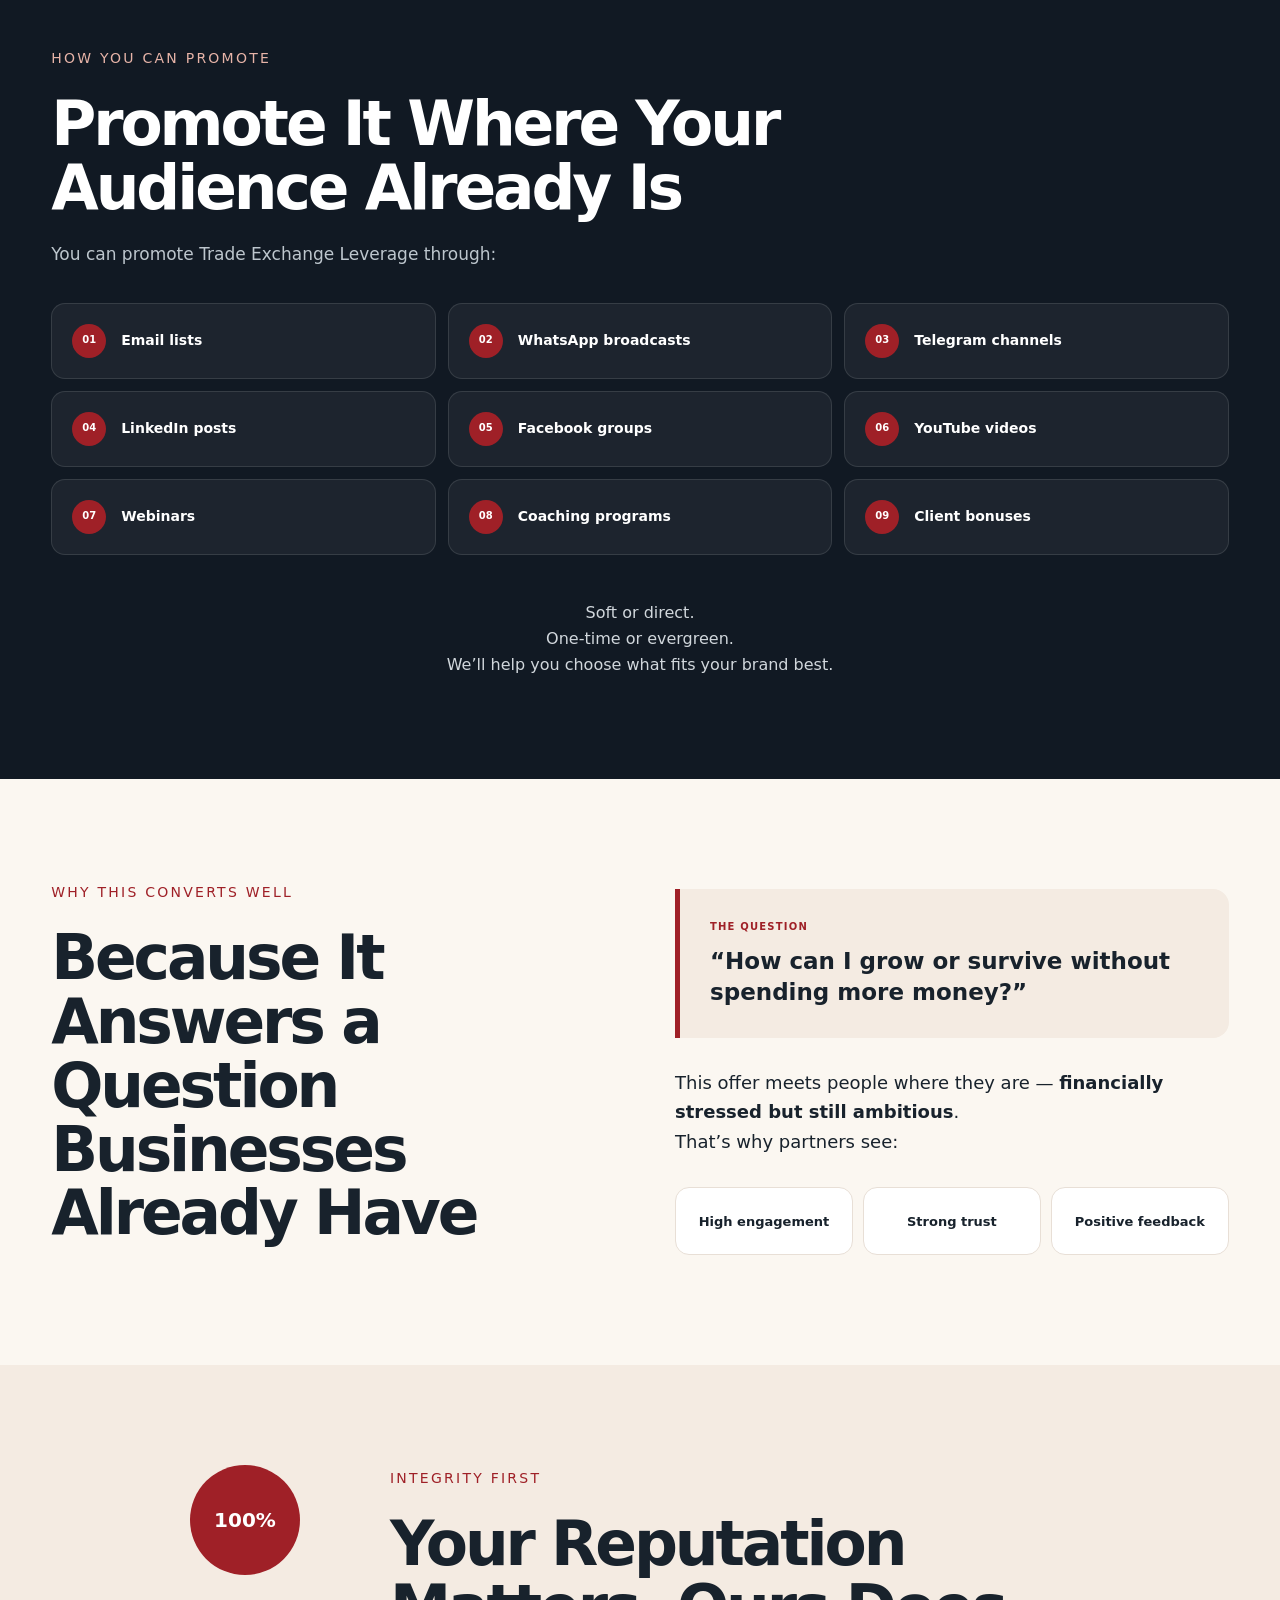
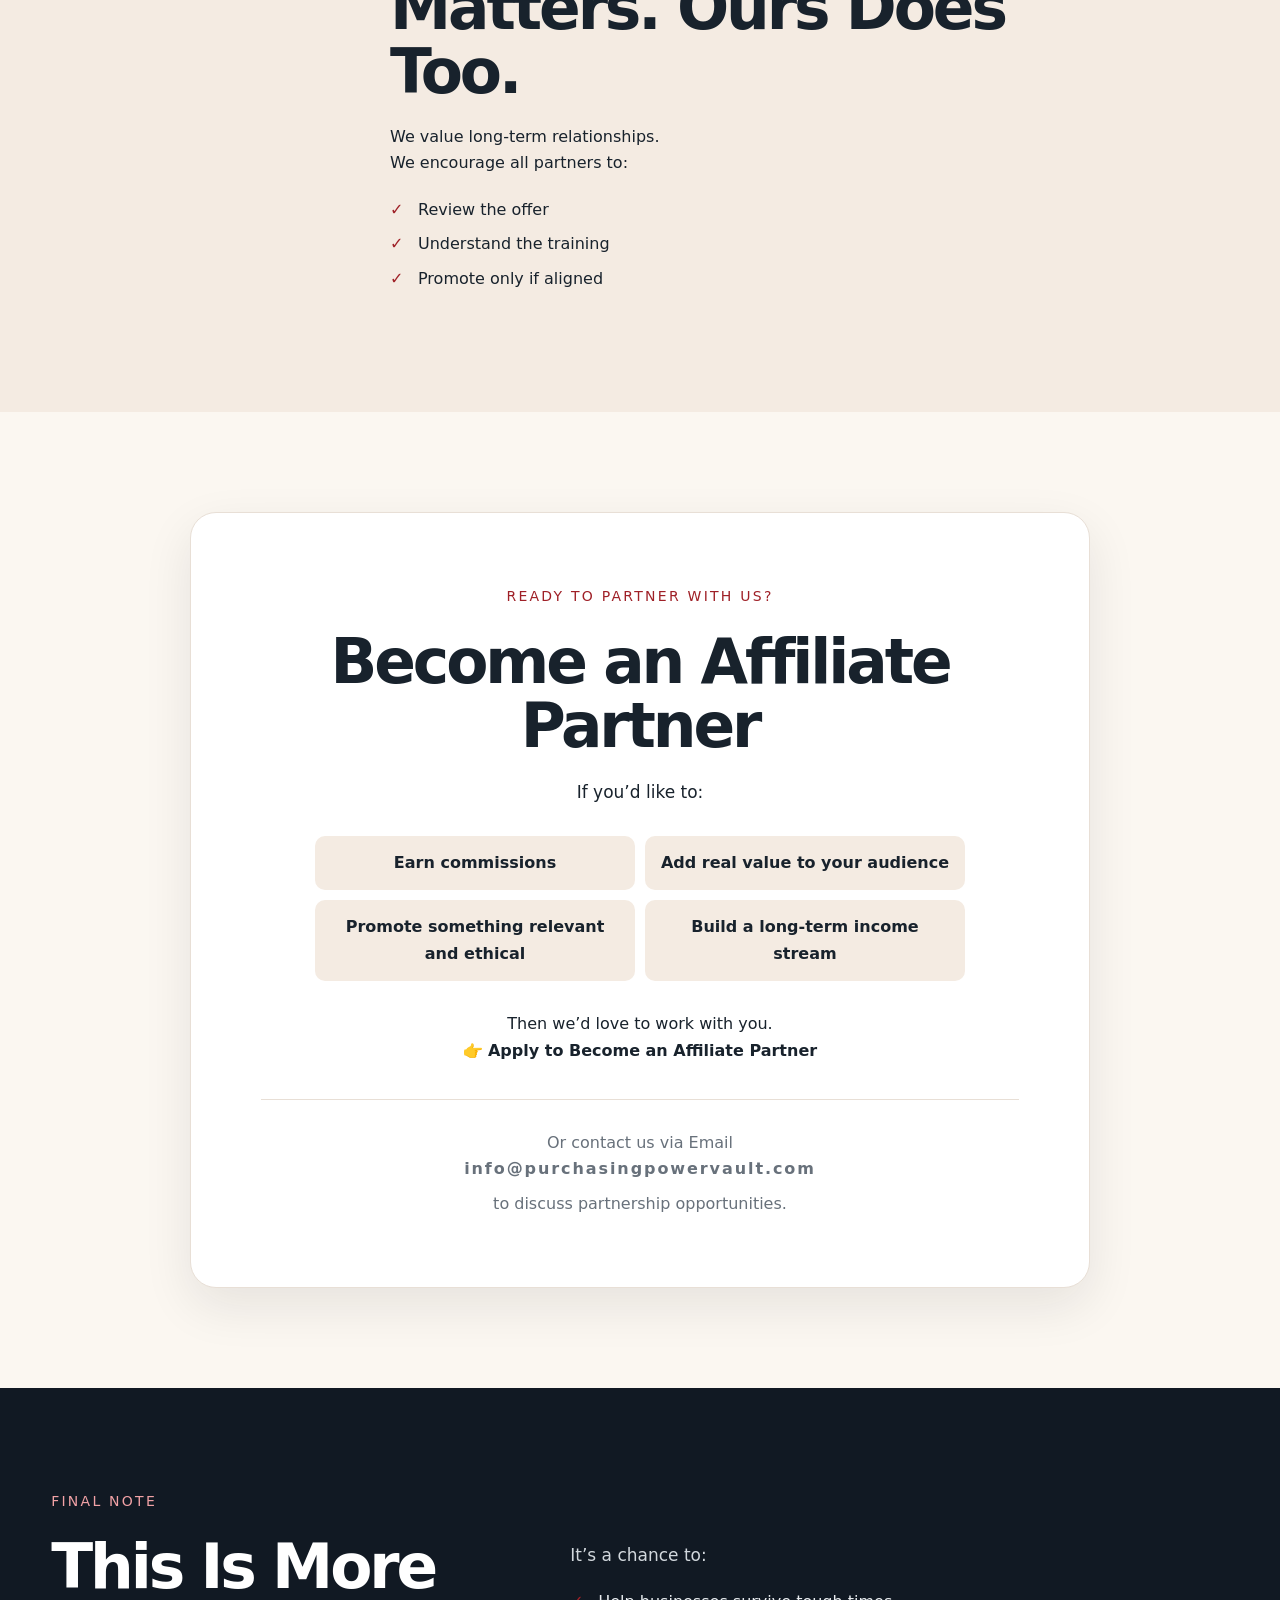
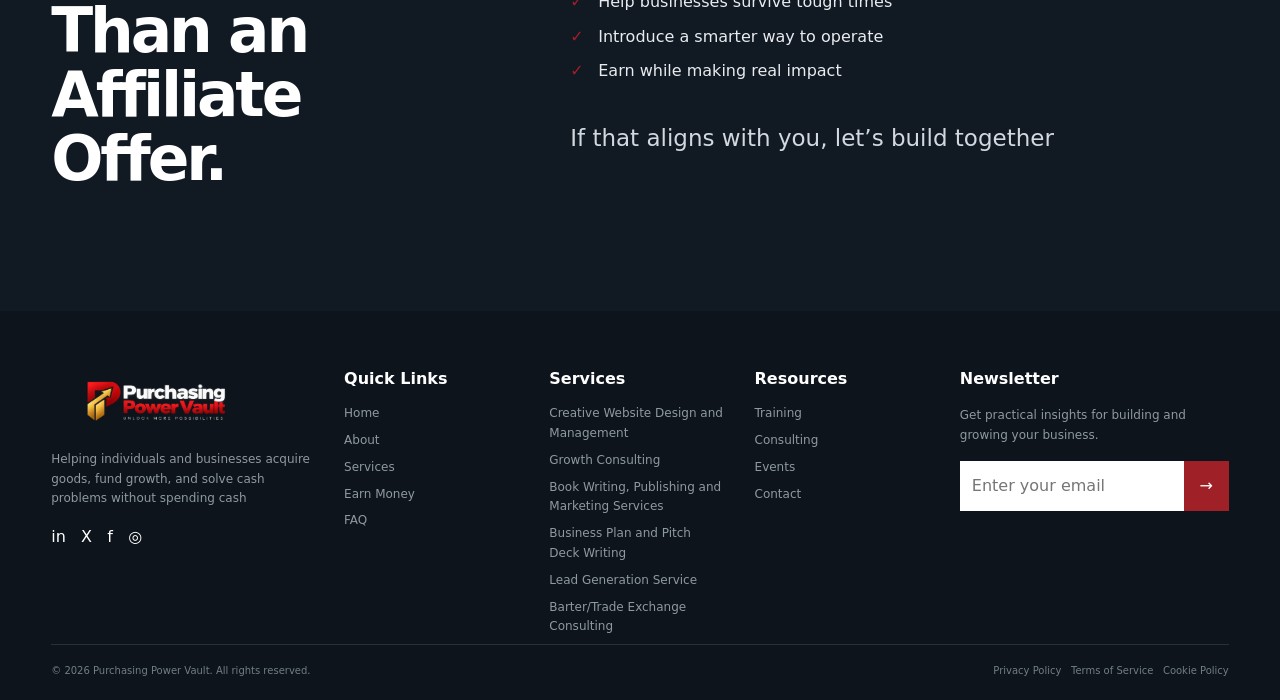
<file: earnmoney.html>
<!doctype html>
<html lang="en">

<head>
 <link rel="icon" type="image/png" href="/assets/mobile-logo.png">
  <link rel="stylesheet" href="css/general.css">
  <link rel="stylesheet" href="css/earnmoney.css">
  <link rel="stylesheet" href="css/footer.css">
</head>

<body>

  <div id="header"></div>

  <!-- =========================================
       HERO
  ========================================== -->

  <section class="affiliate-hero">

    <div class="container hero-grid">

      <div class="hero-content">

        <span class="eyebrow">Become a Partner</span>

        <h1>
          Make Money
          <span>As Our Affiliate</span>
        </h1>

        <p class="hero-lead">
          Earn While Helping Businesses Acquire What They Need — Without Spending Cash
        </p>

        <p class="hero-description">
          Promote a Solution Businesses Actually Need Right Now
        </p>

        <div class="hero-actions">
          <a href="https://wa.me/2348035465691" class="btn btn-primary btn-large">
            Become an Affiliate Partner
          </a>
        </div>

      </div>


      <!-- CSS DESIGNED HERO VISUAL -->

      <div class="hero-visual">

        <div class="affiliate-visual">

          <div class="affiliate-visual-top">
            <span>GLOBAL RESOURCES</span>
            <span>PARTNER PROGRAM</span>
          </div>

          <div class="affiliate-visual-main">

            <div class="affiliate-orbit orbit-one"></div>
            <div class="affiliate-orbit orbit-two"></div>

            <div class="affiliate-core">
              <strong>PARTNER</strong>
              <span>•</span>
              <strong>EARN</strong>
              <span>•</span>
              <strong>GROW</strong>
            </div>

          </div>

          <div class="affiliate-visual-bottom">

            <div>
              <small>SHARE VALUE</small>
              <strong>Earn commissions</strong>
            </div>

            <div class="affiliate-arrow">
              ↗
            </div>

          </div>

        </div>

      </div>

    </div>

  </section>


  <!-- =========================================
       INTRO
  ========================================== -->

  <section class="intro-section">

    <div class="container">

      <div class="intro-card">

        <div class="section-number">
          01
        </div>

        <div>

          <span class="eyebrow">
            The Opportunity
          </span>

          <h2>
            Promote a Solution Businesses Actually Need Right Now
          </h2>

          <p>
            Rising costs. Inflation. Shrinking margins. Limited cash flow.
          </p>

          <p>
            Business owners everywhere are under pressure.
          </p>

          <p>
            <strong>Trade Exchange Leverage</strong> is a practical, in-demand training that teaches businesses how to
            <strong>afford, buy, purchase, invest in, and acquire products or services without spending cash</strong> —
            by leveraging their existing products, services, and assets.
          </p>

          <p>
            If your audience includes:
          </p>

          <ul class="check-list">
            <li>Business owners</li>
            <li>Entrepreneurs</li>
            <li>SMEs</li>
            <li>Consultants</li>
            <li>Agencies</li>
            <li>Coaches</li>
          </ul>

          <p>
            …this offer will resonate immediately.
          </p>

        </div>

      </div>

    </div>

  </section>


  <!-- =========================================
       WHY PROMOTE
  ========================================== -->

  <section class="dark-section">

    <div class="container">

      <div class="section-heading light">

        <span class="eyebrow">
          Why Promote Trade Exchange Leverage?
        </span>

        <h2>
          A Real Business Strategy Solving a Real Economic Problem
        </h2>

        <p>
          This is not hype. This is not theory. This is not “get rich quick.”
        </p>

        <p>
          It’s a <strong>real business strategy</strong> solving a <strong>real economic problem</strong>.
        </p>

        <p>
          Here’s why affiliates love this offer:
        </p>

      </div>


      <div class="feature-grid">

        <div class="feature-card">
          <span>01</span>
          <h3>Massive Global Market</h3>
          <p>Works in any country.</p>
        </div>

        <div class="feature-card">
          <span>02</span>
          <h3>Urgent Problem</h3>
          <p>Solves painful cash pressure.</p>
        </div>

        <div class="feature-card">
          <span>03</span>
          <h3>Easy To Explain</h3>
          <p>Simple to position and communicate.</p>
        </div>

        <div class="feature-card">
          <span>04</span>
          <h3>High Perceived Value</h3>
          <p>A practical solution businesses can understand.</p>
        </div>

        <div class="feature-card">
          <span>05</span>
          <h3>Ethical & Practical</h3>
          <p>Professional and focused on business value.</p>
        </div>

        <div class="feature-card">
          <span>06</span>
          <h3>Strong Engagement</h3>
          <p>Relevant across different industries.</p>
        </div>

      </div>

    </div>

  </section>


  <!-- =========================================
       WHAT AUDIENCE LEARNS
  ========================================== -->

  <section class="content-section">

    <div class="container two-column">

      <div class="sticky-heading">

        <span class="eyebrow">
          What Your Audience Learns
        </span>

        <h2>
          Give Your Audience More Options
        </h2>

        <p>
          When you promote Trade Exchange Leverage, your audience discovers practical ways to use existing value instead
          of relying entirely on cash.
        </p>

      </div>


      <div class="large-list">

        <div class="list-item">
          <span>01</span>
          <p>Acquire advertising without paying cash</p>
        </div>

        <div class="list-item">
          <span>02</span>
          <p>Access professional services using value instead of money</p>
        </div>

        <div class="list-item">
          <span>03</span>
          <p>Preserve cash flow during tough economic times</p>
        </div>

        <div class="list-item">
          <span>04</span>
          <p>Unlock hidden purchasing power in their business</p>
        </div>

        <div class="list-item">
          <span>05</span>
          <p>Trade products, services, skills, or capacity professionally</p>
        </div>

        <div class="list-item">
          <span>06</span>
          <p>Create win-win business exchanges</p>
        </div>

        <div class="list-item">
          <span>07</span>
          <p>Increase options without taking loans</p>
        </div>


        <div class="audience-result">
          This makes <strong>you</strong> look like the person who brought them a smart, timely solution.
        </div>

      </div>

    </div>

  </section>


  <!-- =========================================
       WHO THIS IS PERFECT FOR
  ========================================== -->

  <section class="cream-section">

    <div class="container">

      <div class="centered">

        <span class="eyebrow">
          Who This Is Perfect For
        </span>

        <h2>
          Become an Affiliate If You Serve Businesses
        </h2>

        <p>
          You should become an affiliate if you serve:
        </p>

      </div>


      <div class="audience-grid">

        <div class="audience-card">
          <strong>01</strong>
          <span>Business owners & entrepreneurs</span>
        </div>

        <div class="audience-card">
          <strong>02</strong>
          <span>SMEs & startups</span>
        </div>

        <div class="audience-card">
          <strong>03</strong>
          <span>Consultants & coaches</span>
        </div>

        <div class="audience-card">
          <strong>04</strong>
          <span>Agencies & freelancers</span>
        </div>

        <div class="audience-card">
          <strong>05</strong>
          <span>Retailers, manufacturers, service providers</span>
        </div>

        <div class="audience-card">
          <strong>06</strong>
          <span>International or local business audiences</span>
        </div>

      </div>


      <div class="audience-tags">

        <span>Beginner-friendly</span>
        <span>Advanced-friendly</span>
        <span>Industry-agnostic</span>
        <span>Global-ready</span>

      </div>

    </div>

  </section>


  <!-- =========================================
       COMMISSION
  ========================================== -->

  <section class="commission-section">

    <div class="container">

      <div class="commission-card">

        <div class="commission-copy">

          <span class="eyebrow">
            Commission Structure
          </span>

          <h2>
            Attractive & Fair
          </h2>

          <p>
            We believe in rewarding partners properly.
          </p>

          <h3>
            As an Affiliate, You Get:
          </h3>

          <ul class="check-list">

            <li><strong>High commission per sale</strong></li>
            <li>Transparent tracking</li>
            <li>Reliable payouts</li>
            <li>Long cookie duration</li>
            <li>Ongoing support</li>

          </ul>

          <div class="commission-note">

            <span>👉</span>

            <p>
              Exact commission details will be shared upon approval.
            </p>

          </div>

          <p>
            This is designed to be a <strong>win-win partnership</strong>, not a one-off promotion.
          </p>

        </div>


        <div class="commission-side">

          <span class="side-label">
            PARTNER WITH US
          </span>

          <strong>
            EARN
          </strong>

          <p>
            Share a practical business solution with your audience while building a long-term income stream.
          </p>

        </div>

      </div>

    </div>

  </section>


  <!-- =========================================
       HEAVY LIFTING
  ========================================== -->

  <section class="content-section">

    <div class="container">

      <div class="section-heading">

        <span class="eyebrow">
          We Do the Heavy Lifting
        </span>

        <h2>
          You Focus on Sharing Value
        </h2>

      </div>


      <div class="lift-grid">

        <div class="lift-column negative">

          <span class="column-label">
            YOU DON'T NEED TO
          </span>

          <ul>
            <li>Create the product</li>
            <li>Handle support</li>
            <li>Manage refunds</li>
            <li>Build funnels</li>
            <li>Deliver content</li>
          </ul>

        </div>


        <div class="lift-column positive">

          <span class="column-label">
            WE PROVIDE
          </span>

          <ul>
            <li>Proven sales pages</li>
            <li>Email & DM copy</li>
            <li>Webinar options</li>
            <li>Talking points</li>
            <li>Marketing assets</li>
          </ul>

        </div>

      </div>


      <div class="centered lift-result">

        <p>
          You focus on sharing value.<br>
          <strong>We handle fulfillment.</strong>
        </p>

      </div>

    </div>

  </section>


  <!-- =========================================
       HOW YOU CAN PROMOTE
  ========================================== -->

  <section class="promotion-section">

    <div class="container">

      <div class="section-heading light">

        <span class="eyebrow">
          How You Can Promote
        </span>

        <h2>
          Promote It Where Your Audience Already Is
        </h2>

        <p>
          You can promote Trade Exchange Leverage through:
        </p>

      </div>


      <div class="promotion-grid">

        <div class="promotion-card">
          <span>01</span>
          <strong>Email lists</strong>
        </div>

        <div class="promotion-card">
          <span>02</span>
          <strong>WhatsApp broadcasts</strong>
        </div>

        <div class="promotion-card">
          <span>03</span>
          <strong>Telegram channels</strong>
        </div>

        <div class="promotion-card">
          <span>04</span>
          <strong>LinkedIn posts</strong>
        </div>

        <div class="promotion-card">
          <span>05</span>
          <strong>Facebook groups</strong>
        </div>

        <div class="promotion-card">
          <span>06</span>
          <strong>YouTube videos</strong>
        </div>

        <div class="promotion-card">
          <span>07</span>
          <strong>Webinars</strong>
        </div>

        <div class="promotion-card">
          <span>08</span>
          <strong>Coaching programs</strong>
        </div>

        <div class="promotion-card">
          <span>09</span>
          <strong>Client bonuses</strong>
        </div>

      </div>


      <div class="centered promotion-bottom">

        <p>
          Soft or direct.<br>
          One-time or evergreen.
        </p>

        <p>
          We’ll help you choose what fits your brand best.
        </p>

      </div>

    </div>

  </section>


  <!-- =========================================
       WHY THIS CONVERTS
  ========================================== -->

  <section class="conversion-section">

    <div class="container conversion-grid">

      <div class="conversion-heading">

        <span class="eyebrow">
          Why This Converts Well
        </span>

        <h2>
          Because It Answers a Question Businesses Already Have
        </h2>

      </div>


      <div class="conversion-content">

        <div class="question-box">

          <span>
            THE QUESTION
          </span>

          <strong>
            “How can I grow or survive without spending more money?”
          </strong>

        </div>

        <p>
          This offer meets people where they are — <strong>financially stressed but still ambitious</strong>.
        </p>

        <p>
          That’s why partners see:
        </p>

        <div class="conversion-results">

          <div>
            <strong>High engagement</strong>
          </div>

          <div>
            <strong>Strong trust</strong>
          </div>

          <div>
            <strong>Positive feedback</strong>
          </div>

        </div>

      </div>

    </div>

  </section>


  <!-- =========================================
       INTEGRITY
  ========================================== -->

  <section class="integrity-section">

    <div class="container integrity-grid">

      <div class="integrity-mark">
        100%
      </div>

      <div class="integrity-content">

        <span class="eyebrow">
          Integrity First
        </span>

        <h2>
          Your Reputation Matters. Ours Does Too.
        </h2>

        <p>
          We value long-term relationships.
        </p>

        <p>
          We encourage all partners to:
        </p>

        <ul class="check-list">
          <li>Review the offer</li>
          <li>Understand the training</li>
          <li>Promote only if aligned</li>
        </ul>

      </div>

    </div>

  </section>


  <!-- =========================================
       APPLY
  ========================================== -->

  <section class="apply-section" id="apply">

    <div class="container">

      <div class="apply-card">

        <span class="eyebrow">
          Ready to Partner With Us?
        </span>

        <h2>
          Become an Affiliate Partner
        </h2>

        <p>
          If you’d like to:
        </p>


        <ul class="apply-list">

          <li>Earn commissions</li>
          <li>Add real value to your audience</li>
          <li>Promote something relevant and ethical</li>
          <li>Build a long-term income stream</li>

        </ul>


        <div class="apply-intro">

          <p>
            Then we’d love to work with you.
          </p>

          <p>
            👉 <a href="https://wa.me/2348035465691"><strong>Apply to Become an Affiliate Partner</strong></a>
          </p>

        </div>


        <div class="contact-box">
          <p>
            Or contact us via Email <span
              style="font-size: 1rem; font-weight: 700; ">info@purchasingpowervault.com</span> to discuss partnership
            opportunities.
          </p>

        </div>

      </div>

    </div>

  </section>


  <!-- =========================================
       FINAL
  ========================================== -->

  <section class="final-section">

    <div class="container final-grid">

      <div class="final-heading">

        <span class="eyebrow">
          Final Note
        </span>

        <h2>
          This Is More Than an Affiliate Offer.
        </h2>

      </div>


      <div class="final-content">

        <p>
          It’s a chance to:
        </p>

        <ul class="check-list">

          <li>Help businesses survive tough times</li>
          <li>Introduce a smarter way to operate</li>
          <li>Earn while making real impact</li>

        </ul>

        <p class="final-message">
          If that aligns with you, let’s build together
        </p>

      </div>

    </div>

  </section>
  <div id="footer"></div>
  <div id="chat-icon"></div>

  <script src="js/load.js"></script>
  <script src="js/consulting.js"></script>

</body>

</html>
</file>
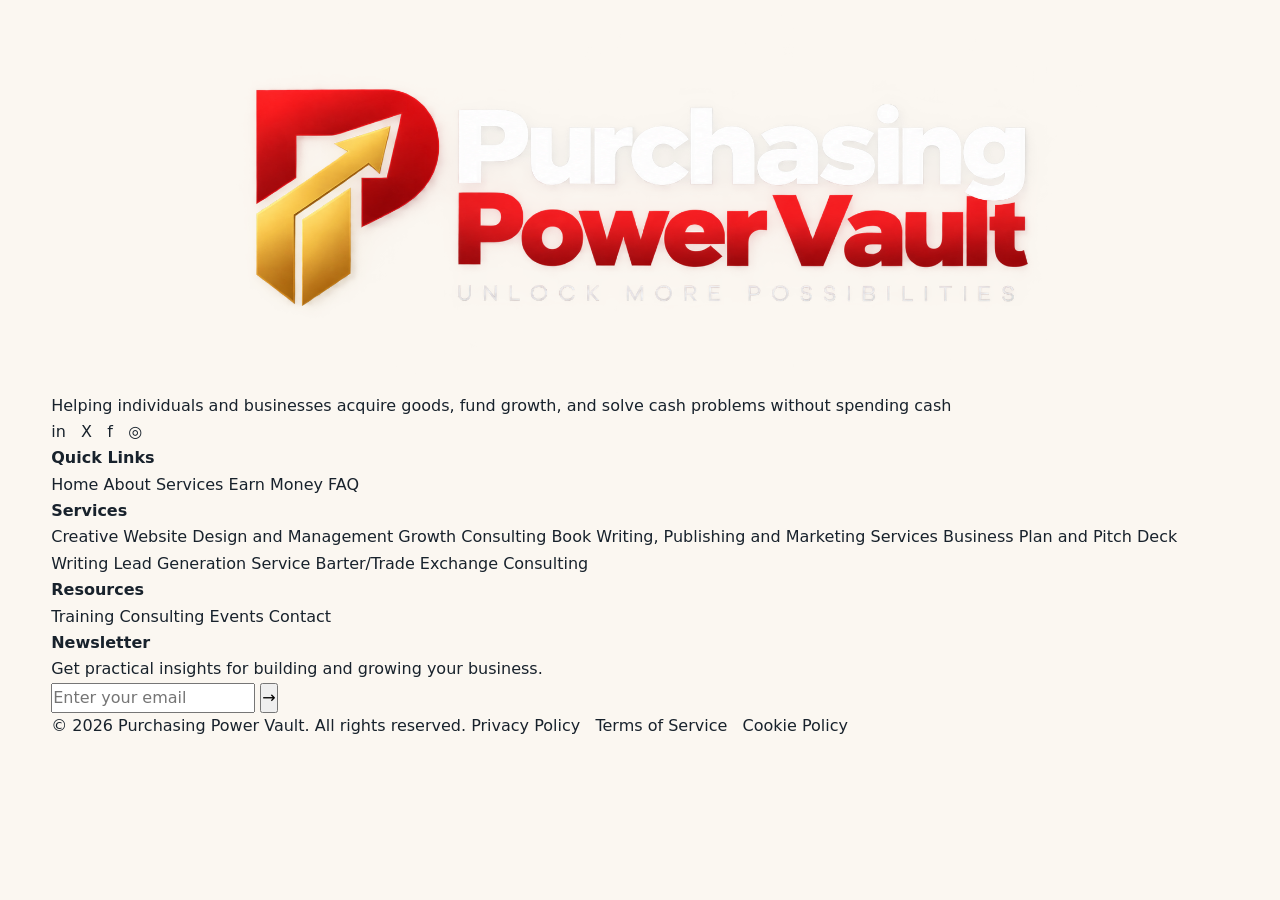
<file: footer.html>
<!doctype html>
<html lang="en">

<head>
    <meta charset="utf-8">
    <meta name="viewport" content="width=device-width, initial-scale=1">
    <meta name="description"
        content="NextGrowth helps founders turn business complexity into clear strategy, stronger systems and sustainable growth.">
    <title>NextGrowth | Turn Business Potential Into Real Growth</title>

    <link rel="stylesheet" href="css/general.css">
    <link rel="stylesheet" href="css/header.css">
    <link rel="stylesheet" href="css/home.css">

</head>

<body>

    <!-- <footer>
        <div class="container footer-grid">
            <div><a class="brand footer-brand" href="#top"><span
                        class="brand-mark">↗</span><span><strong>NextGrowth</strong><small>Business
                            Consulting</small></span></a>
                <p>Helping ambitious businesses turn ideas into structured, scalable systems through strategy,
                    technology and
                    practical execution.</p>
                <div class="socials">in &nbsp; X &nbsp; f &nbsp; ◎</div>

        </div>
        <div>
            <h4>Quick Links</h4><a href="index.html">Home</a><a href="index.html">About</a><a
                href="services.html">Services</a><a href="earnmoney.html">Earn Money</a><a href="#faq">FAQ</a>
        </div>
        <div>
            <h4>Services</h4>
            <a href="services.html">Creative Website Design and Management</a><a href="#services">Growth Consulting</a>
            <a href="services.html">Book Writing, Publishing and Marketing Services</a>
            <a href="services.html">Business Plan and Pitch Deck Writing</a>
            <a href="services.html">Lead Generation Service</a>
            <a href="services.html">Barter/Trade Exchange Consulting</a>
        </div>

        <div>
            <h4>Resources</h4><a href="#founder">Guides & Templates</a><a href="#testimonials">Webinars</a><a
                href="#contact">Events</a><a href="#contact">Help Centre</a>
        </div>
        <div>
            <h4>Newsletter</h4>
            <p>Get practical insights for building and growing your business.</p>
            <div class="newsletter"><input placeholder="Enter your email"><button>→</button></div>
        </div>
        </div>
        <div class="container footer-bottom"><span>© 2026 Trade Exchange Leverage. All rights
                reserved.</span><span>Privacy
                Policy &nbsp;
                Terms of Service &nbsp; Cookie Policy</span></div>
    </footer>
 -->

    <footer>
        <div class="container footer-grid">

            <div>
                <a class="brand footer-brand" href="#top" aria-label="Purchasing Power Vault home">
                    <img class="footer-logo" src="assets/footer-logo.png" alt="Purchasing Power Vault">
                </a>

                <p>
                    Helping individuals and businesses acquire goods, fund growth, and solve cash problems without
                    spending cash
                </p>

                <div class="socials">
                    in &nbsp; X &nbsp; f &nbsp; ◎
                </div>
            </div>

            <div>
                <h4>Quick Links</h4>
                <a href="index.html">Home</a>
                <a href="index.html">About</a>
                <a href="services.html">Services</a>
                <a href="earnmoney.html">Earn Money</a>
                <a href="#faq">FAQ</a>
            </div>

            <div>
                <h4>Services</h4>
                <a href="services.html">Creative Website Design and Management</a>
                <a href="#services">Growth Consulting</a>
                <a href="services.html">Book Writing, Publishing and Marketing Services</a>
                <a href="services.html">Business Plan and Pitch Deck Writing</a>
                <a href="services.html">Lead Generation Service</a>
                <a href="services.html">Barter/Trade Exchange Consulting</a>
            </div>

            <div>
                <h4>Resources</h4>
                <a href="training.html">Training</a>
                <a href="consulting.html">Consulting</a>
                <a href="#contact">Events</a>
                <a href="#contact">Contact</a>
            </div>

            <div>
                <h4>Newsletter</h4>
                <p>Get practical insights for building and growing your business.</p>

                <div class="newsletter">
                    <input placeholder="Enter your email">
                    <button>→</button>
                </div>
            </div>

        </div>

        <div class="container footer-bottom">
            <span>© 2026 Purchasing Power Vault. All rights reserved.</span>

            <span>
                Privacy Policy &nbsp;
                Terms of Service &nbsp;
                Cookie Policy
            </span>
        </div>
    </footer>
    <script src="js/home.js"></script>
</body>

</html>
</file>
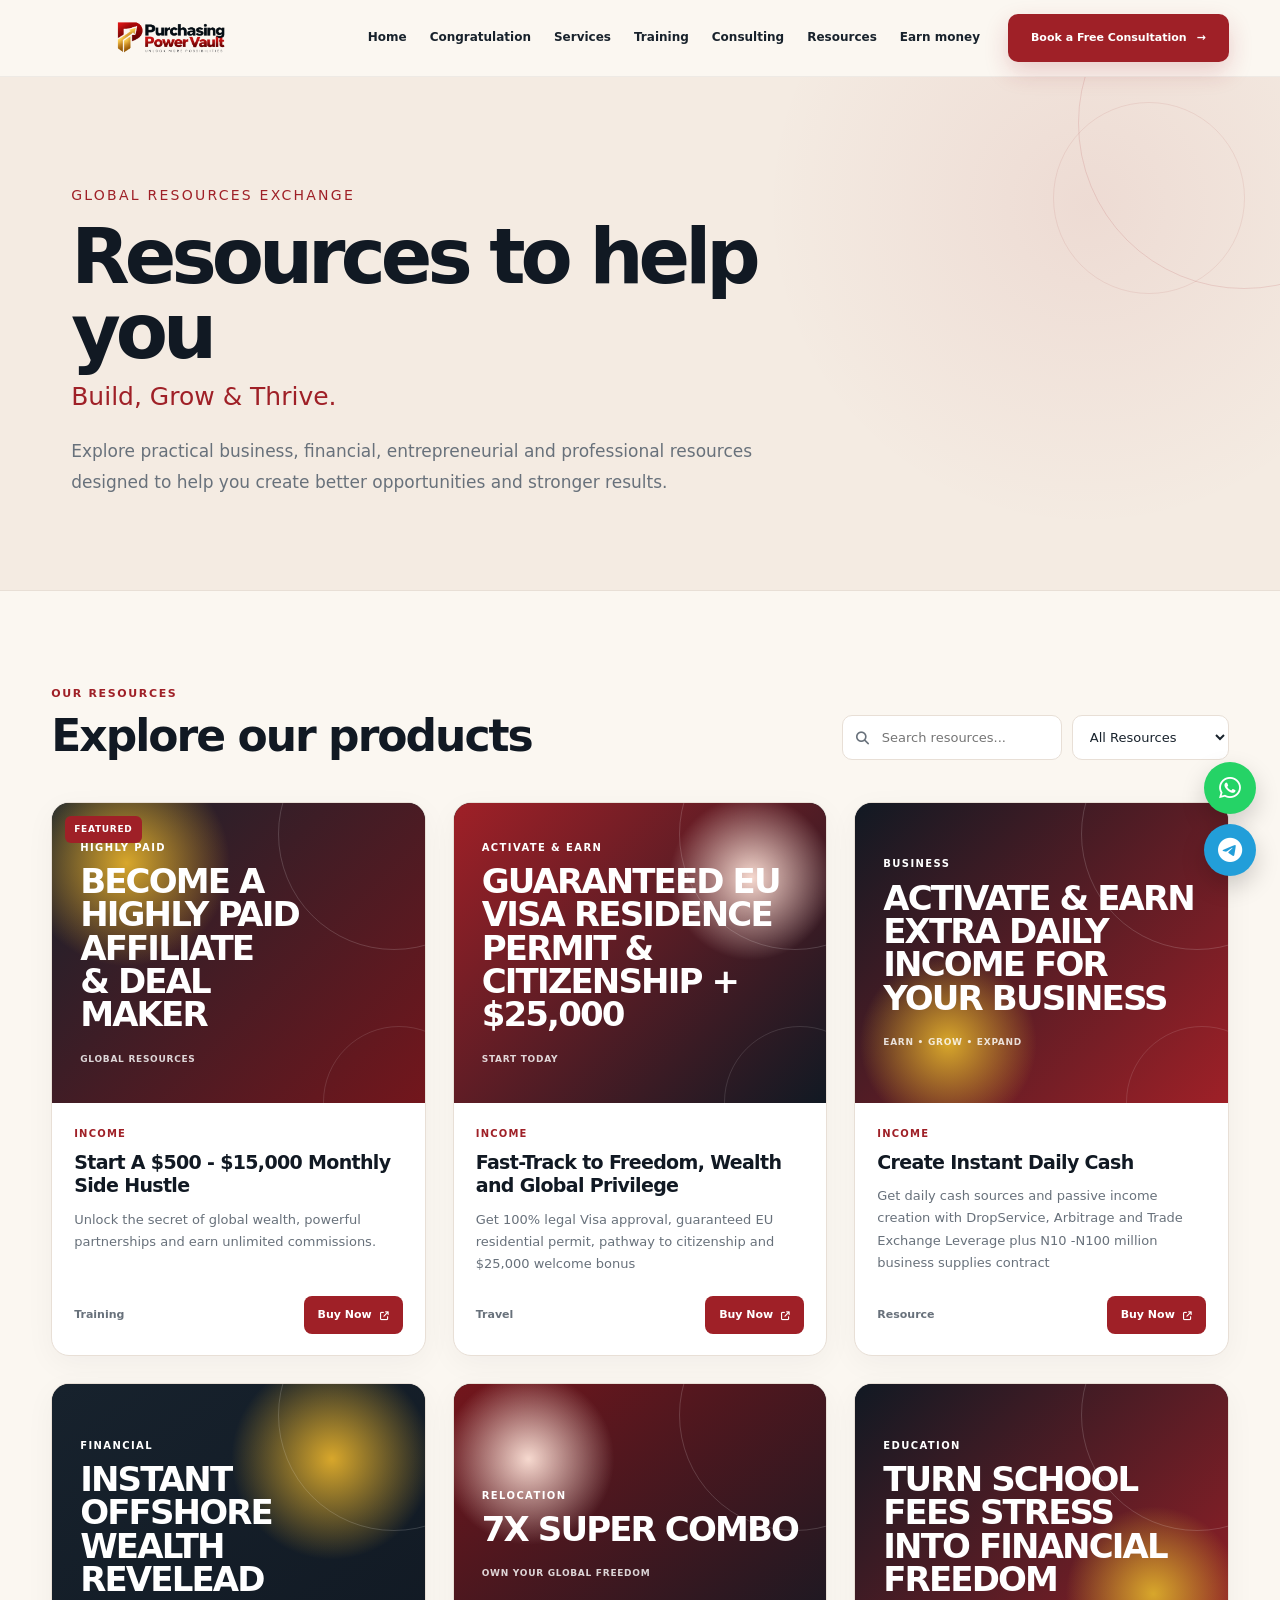
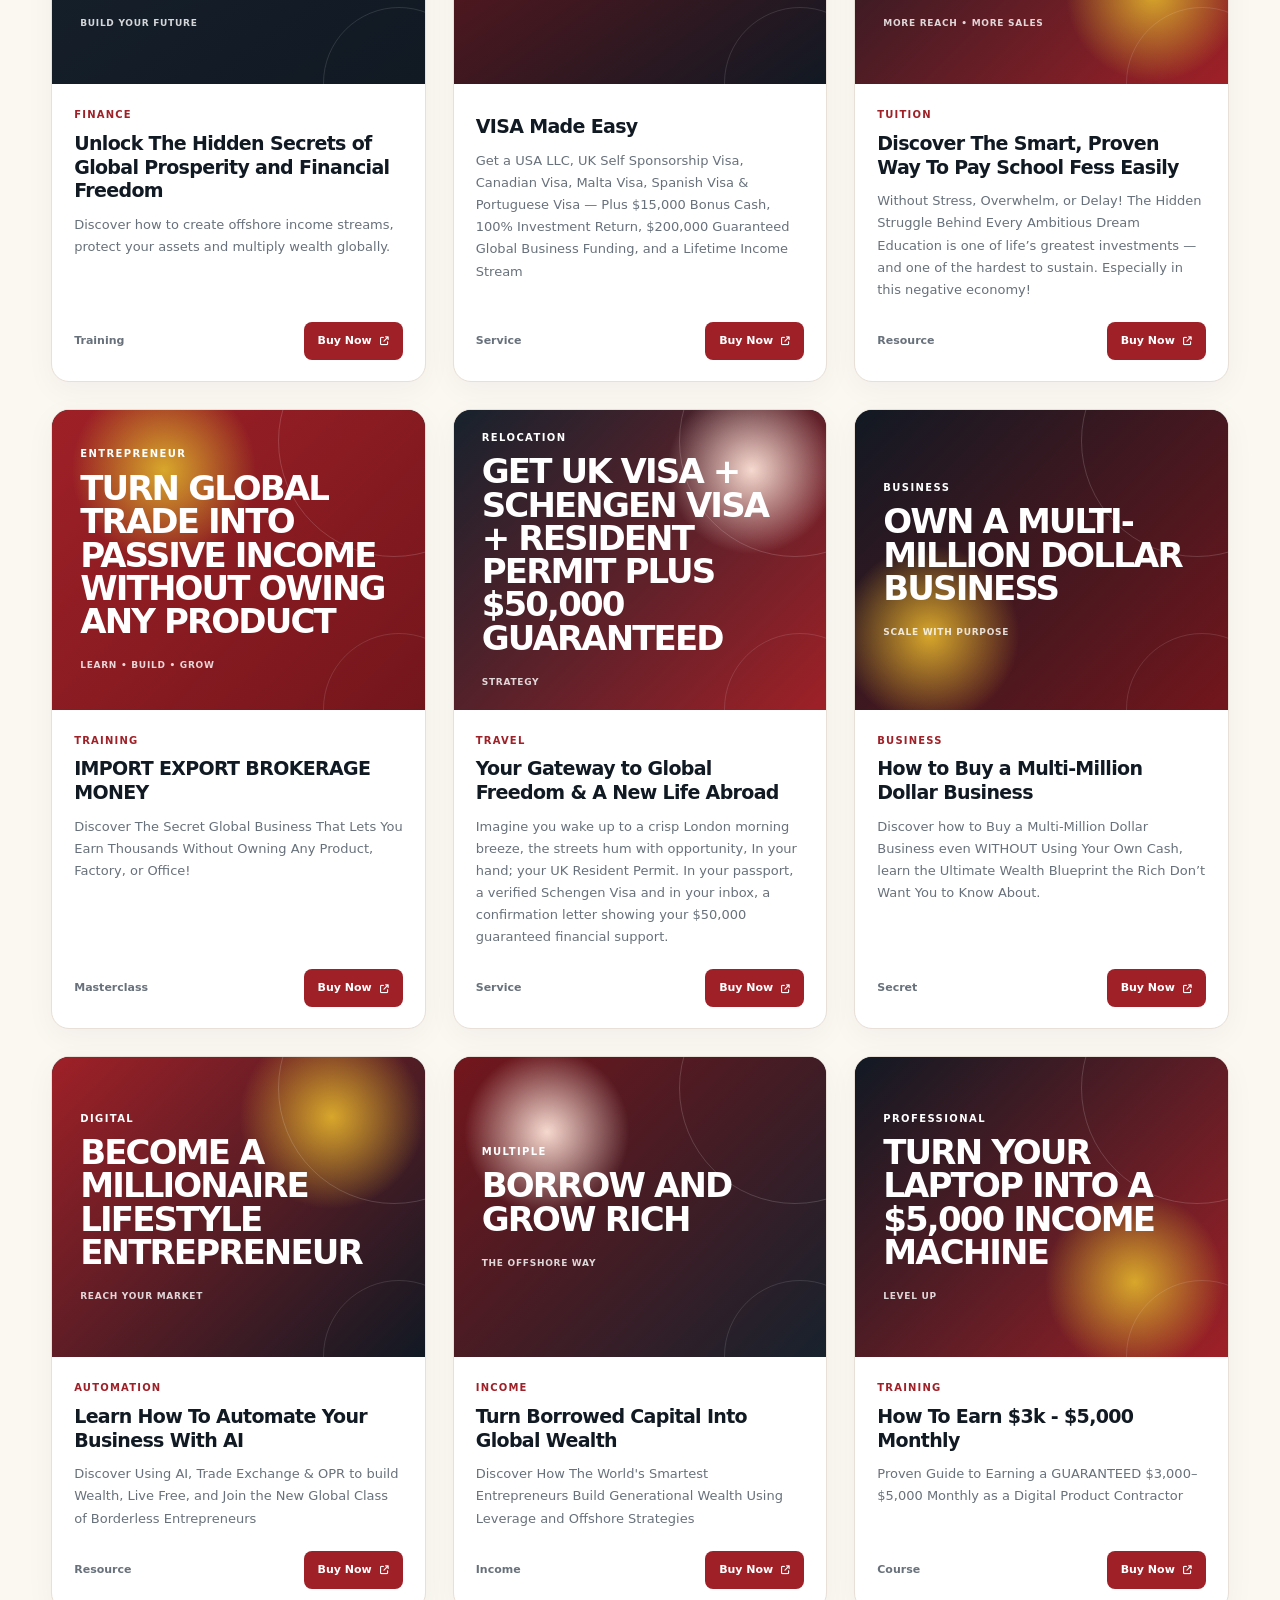
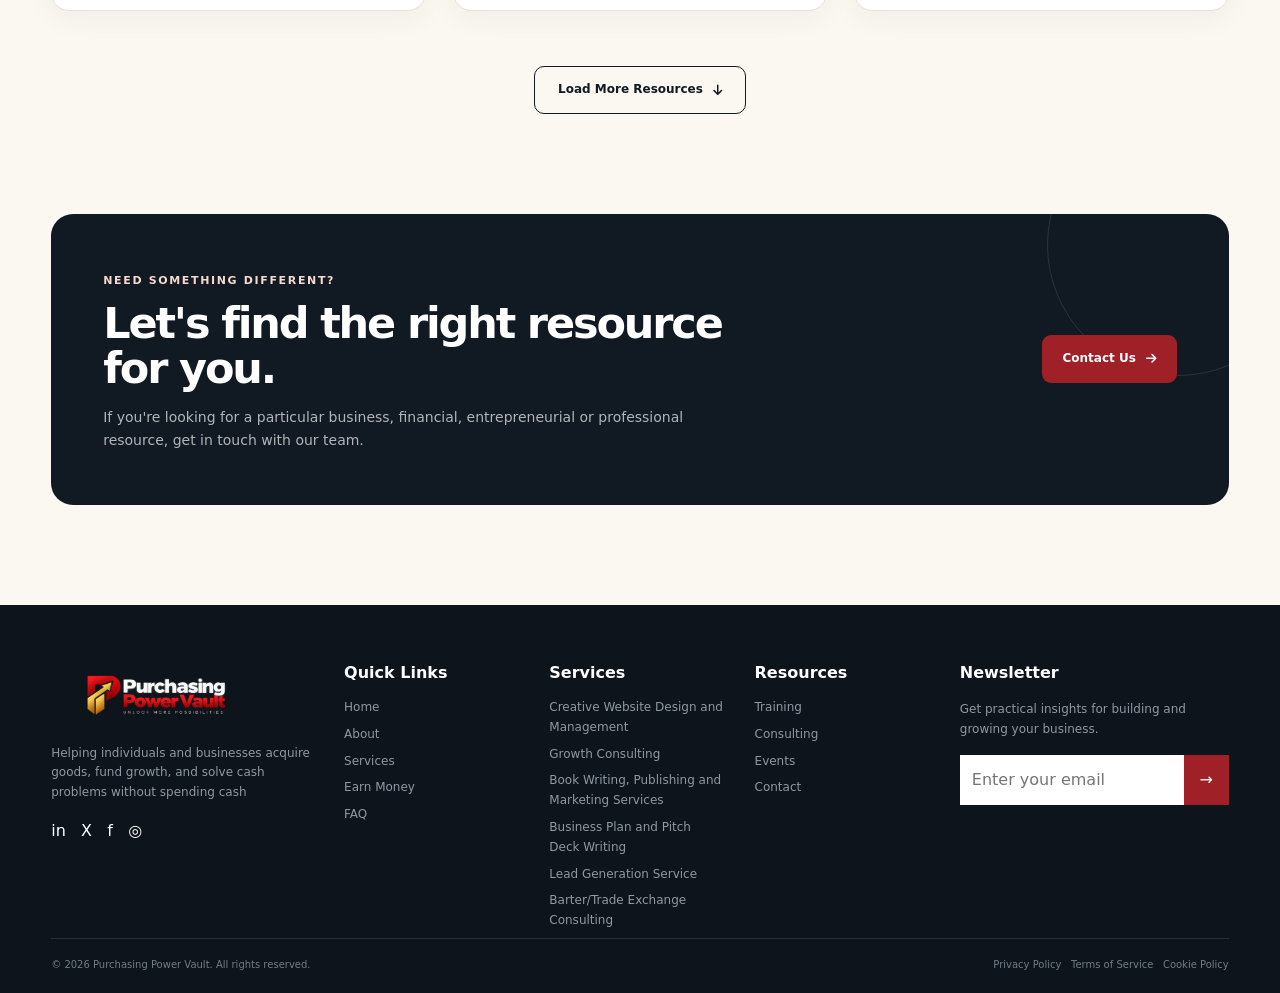
<file: resources.html>
<!doctype html>
<html lang="en">

<head>
    <link rel="icon" type="image/png" href="/assets/mobile-logo.png">
    <link rel="stylesheet" href="css/general.css">
    <link rel="stylesheet" href="css/header.css">
    <link rel="stylesheet" href="css/resources.css">
    <link rel="stylesheet" href="css/footer.css">

</head>

<body>
    <div id="header"></div>


    <main>

        <!-- ==================================================
         HERO
    =================================================== -->

        <section class="catalog-hero">

            <div class="container">

                <div class="hero-copy">

                    <span class="eyebrow">
                        GLOBAL RESOURCES EXCHANGE
                    </span>

                    <h1>
                        Resources to help you
                        <span>Build, Grow & Thrive.</span>
                    </h1>

                    <p>
                        Explore practical business, financial, entrepreneurial
                        and professional resources designed to help you create
                        better opportunities and stronger results.
                    </p>

                </div>

            </div>

        </section>


        <!-- ==================================================
         PRODUCTS
    =================================================== -->

        <section class="catalog-section">

            <div class="container">

                <!-- Toolbar -->

                <div class="catalog-toolbar">

                    <div class="catalog-heading">

                        <span class="section-kicker">
                            OUR RESOURCES
                        </span>

                        <h2>
                            Explore our products
                        </h2>

                    </div>


                    <div class="catalog-controls">

                        <div class="search-box">

                            <i class="fa-solid fa-magnifying-glass"></i>

                            <input type="search" id="productSearch" placeholder="Search resources..."
                                aria-label="Search resources">

                        </div>


                        <select id="categoryFilter" aria-label="Filter resources">

                            <option value="all">
                                All Resources
                            </option>

                            <option value="business">
                                Business
                            </option>

                            <option value="finance">
                                Finance
                            </option>

                            <option value="marketing">
                                Marketing
                            </option>

                            <option value="income">
                                Income
                            </option>

                            <option value="training">
                                Training
                            </option>

                        </select>

                    </div>

                </div>


                <!-- ==================================================
             PRODUCT GRID
        =================================================== -->

                <div class="product-grid" id="productGrid">


                    <!-- PRODUCT 01 -->

                    <article class="product-card" data-category="income"
                        data-title="highly paid affiliate and deal marketer">

                        <div class="product-image">

                            <span class="product-badge">
                                FEATURED
                            </span>

                            <div class="product-art art-01">

                                <span class="art-small">
                                    HIGHLY PAID
                                </span>

                                <strong>
                                    BECOME A HIGHLY PAID AFFILIATE<br>
                                    & DEAL<br>
                                    MAKER
                                </strong>

                                <span class="art-bottom">
                                    GLOBAL RESOURCES
                                </span>

                            </div>

                        </div>


                        <div class="product-content">

                            <span class="product-category">
                                Income
                            </span>

                            <h3>
                                Start A $500 - $15,000 Monthly Side Hustle

                            </h3>

                            <p>
                                Unlock the secret of global wealth, powerful partnerships and earn unlimited
                                commissions.
                            </p>

                            <div class="product-footer">

                                <span class="product-type">
                                    Training
                                </span>

                                <a href="#" target="_blank" rel="noopener noreferrer"
                                    class="buy-btn">
                                    Buy Now
                                    <i class="fa-solid fa-arrow-up-right-from-square"></i>
                                </a>

                            </div>

                        </div>

                    </article>


                    <!-- PRODUCT 02 -->

                    <article class="product-card" data-category="income"
                        data-title="activate and earn extra daily income">

                        <div class="product-image">

                            <div class="product-art art-02">

                                <span class="art-small">
                                    ACTIVATE & EARN
                                </span>

                                <strong>
                                    GUARANTEED EU VISA RESIDENCE PERMIT & CITIZENSHIP + $25,000<br>

                                </strong>

                                <span class="art-bottom">
                                    START TODAY
                                </span>

                            </div>

                        </div>


                        <div class="product-content">

                            <span class="product-category">
                                Income
                            </span>

                            <h3>
                                Fast-Track to Freedom, Wealth and Global Privilege
                            </h3>

                            <p>
                                Get 100% legal Visa approval, guaranteed EU residential permit, pathway to citizenship
                                and $25,000 welcome bonus
                            </p>

                            <div class="product-footer">

                                <span class="product-type">
                                    Travel
                                </span>

                                <a href="https://selfany.com/LMNEDWWZCF" target="_blank" rel="noopener noreferrer"
                                    class="buy-btn">
                                    Buy Now
                                    <i class="fa-solid fa-arrow-up-right-from-square"></i>
                                </a>

                            </div>

                        </div>

                    </article>


                    <!-- PRODUCT 03 -->

                    <article class="product-card" data-category="business" data-title="business growth resources">

                        <div class="product-image">

                            <div class="product-art art-03">

                                <span class="art-small">
                                    BUSINESS
                                </span>

                                <strong>
                                    ACTIVATE & EARN EXTRA DAILY<br>
                                    INCOME FOR YOUR BUSINESS

                                </strong>

                                <span class="art-bottom">
                                    EARN • GROW • EXPAND
                                </span>

                            </div>

                        </div>


                        <div class="product-content">

                            <span class="product-category">
                                Income
                            </span>

                            <h3>
                                Create Instant Daily Cash
                            </h3>

                            <p>
                                Get daily cash sources and passive income creation with DropService, Arbitrage and Trade
                                Exchange Leverage plus N10 -N100 million business supplies contract
                            </p>

                            <div class="product-footer">

                                <span class="product-type">
                                    Resource
                                </span>

                                <a href="https://selar.com/y016ft" target="_blank" rel="noopener noreferrer"
                                    class="buy-btn">
                                    Buy Now
                                    <i class="fa-solid fa-arrow-up-right-from-square"></i>
                                </a>

                            </div>

                        </div>

                    </article>


                    <!-- PRODUCT 04 -->

                    <article class="product-card" data-category="finance" data-title="financial freedom">

                        <div class="product-image">

                            <div class="product-art art-04">

                                <span class="art-small">
                                    FINANCIAL
                                </span>

                                <strong>
                                    INSTANT OFFSHORE WEALTH REVELEAD
                                </strong>

                                <span class="art-bottom">
                                    BUILD YOUR FUTURE
                                </span>

                            </div>

                        </div>


                        <div class="product-content">

                            <span class="product-category">
                                Finance
                            </span>

                            <h3>
                                Unlock The Hidden Secrets of Global Prosperity and Financial Freedom
                            </h3>

                            <p>
                                Discover how to create offshore income streams, protect your assets and multiply wealth
                                globally.
                            </p>

                            <div class="product-footer">

                                <span class="product-type">
                                    Training
                                </span>

                                <a href="https://selfany.com/KSNBWMKFAD" target="_blank" rel="noopener noreferrer"
                                    class="buy-btn">
                                    Buy Now
                                    <i class="fa-solid fa-arrow-up-right-from-square"></i>
                                </a>

                            </div>

                        </div>

                    </article>


                    <!-- PRODUCT 05 -->

                    <article class="product-card" data-category="business" data-title="business leverage">

                        <div class="product-image">

                            <div class="product-art art-05">

                                <span class="art-small">
                                    Relocation
                                </span>

                                <strong>
                                    7X SUPER COMBO
                                </strong>

                                <span class="art-bottom">
                                    Own Your Global Freedom
                                </span>

                            </div>

                        </div>


                        <div class="product-content">

                            <span class="product-category">

                            </span>

                            <h3>
                                VISA Made Easy
                            </h3>

                            <p>
                                Get a USA LLC, UK Self Sponsorship Visa, Canadian Visa, Malta Visa, Spanish Visa &
                                Portuguese Visa — Plus $15,000 Bonus Cash, 100% Investment Return, $200,000 Guaranteed
                                Global Business Funding, and a Lifetime Income Stream
                            </p>

                            <div class="product-footer">

                                <span class="product-type">
                                    Service
                                </span>

                                <a href="#" target="_blank" rel="noopener noreferrer"
                                    class="buy-btn">
                                    Buy Now
                                    <i class="fa-solid fa-arrow-up-right-from-square"></i>
                                </a>

                            </div>

                        </div>

                    </article>


                    <!-- PRODUCT 06 -->

                    <article class="product-card" data-category="marketing" data-title="marketing and sales growth">

                        <div class="product-image">

                            <div class="product-art art-06">

                                <span class="art-small">
                                    EDUCATION
                                </span>

                                <strong>
                                    TURN SCHOOL FEES STRESS INTO FINANCIAL FREEDOM<br>

                                </strong>

                                <span class="art-bottom">
                                    MORE REACH • MORE SALES
                                </span>

                            </div>

                        </div>


                        <div class="product-content">

                            <span class="product-category">
                                Tuition
                            </span>

                            <h3>
                                Discover The Smart, Proven Way To Pay School Fess Easily
                            </h3>

                            <p>
                                Without Stress, Overwhelm, or Delay!
                                The Hidden Struggle Behind Every Ambitious Dream

                                Education is one of life’s greatest investments — and one of the hardest to sustain.
                                Especially in this negative economy!
                            </p>

                            <div class="product-footer">

                                <span class="product-type">
                                    Resource
                                </span>

                                <a href="https://selfany.com/BJ6Z6XADLM" target="_blank" rel="noopener noreferrer"
                                    class="buy-btn">
                                    Buy Now
                                    <i class="fa-solid fa-arrow-up-right-from-square"></i>
                                </a>

                            </div>

                        </div>

                    </article>


                    <!-- PRODUCT 07 -->

                    <article class="product-card" data-category="training" data-title="entrepreneurship masterclass">

                        <div class="product-image">

                            <div class="product-art art-07">

                                <span class="art-small">
                                    ENTREPRENEUR
                                </span>

                                <strong>
                                    TURN GLOBAL TRADE INTO PASSIVE INCOME WITHOUT OWING ANY PRODUCT<br>

                                </strong>

                                <span class="art-bottom">
                                    LEARN • BUILD • GROW
                                </span>

                            </div>

                        </div>


                        <div class="product-content">

                            <span class="product-category">
                                Training
                            </span>

                            <h3>
                                IMPORT EXPORT BROKERAGE MONEY
                            </h3>

                            <p>
                                Discover The Secret Global Business That Lets You Earn Thousands Without Owning Any
                                Product,
                                Factory, or Office!
                            </p>

                            <div class="product-footer">

                                <span class="product-type">
                                    Masterclass
                                </span>

                                <a href="https://selfany.com/7XSYLMPBHS" target="_blank" rel="noopener noreferrer"
                                    class="buy-btn">
                                    Buy Now
                                    <i class="fa-solid fa-arrow-up-right-from-square"></i>
                                </a>

                            </div>

                        </div>

                    </article>


                    <!-- PRODUCT 08 -->

                    <article class="product-card" data-category="finance" data-title="wealth building blueprint">

                        <div class="product-image">

                            <div class="product-art art-08">

                                <span class="art-small">
                                    RELOCATION
                                </span>

                                <strong>
                                    GET UK VISA + SCHENGEN VISA + RESIDENT PERMIT PLUS $50,000 GUARANTEED <br>

                                </strong>

                                <span class="art-bottom">
                                    STRATEGY
                                </span>

                            </div>

                        </div>


                        <div class="product-content">

                            <span class="product-category">
                                Travel
                            </span>

                            <h3>
                                Your Gateway to Global Freedom & A New Life Abroad
                            </h3>

                            <p>
                                Imagine you wake up to a crisp London morning breeze,
                                the streets hum with opportunity, In your hand; your UK Resident Permit.
                                In your passport, a verified Schengen Visa and in your inbox, a confirmation letter
                                showing your $50,000 guaranteed financial support.
                            </p>

                            <div class="product-footer">

                                <span class="product-type">
                                    Service
                                </span>

                                <a href="https://selfany.com/5M1GMTPYY8" target="_blank" rel="noopener noreferrer"
                                    class="buy-btn">
                                    Buy Now
                                    <i class="fa-solid fa-arrow-up-right-from-square"></i>
                                </a>

                            </div>

                        </div>

                    </article>


                    <!-- PRODUCT 09 -->

                    <article class="product-card" data-category="business" data-title="business expansion system">

                        <div class="product-image">

                            <div class="product-art art-09">

                                <span class="art-small">
                                    BUSINESS
                                </span>

                                <strong>
                                    OWN A MULTI-MILLION DOLLAR BUSINESS<br>

                                </strong>

                                <span class="art-bottom">
                                    SCALE WITH PURPOSE
                                </span>

                            </div>

                        </div>


                        <div class="product-content">

                            <span class="product-category">
                                Business
                            </span>

                            <h3>
                                How to Buy a Multi-Million Dollar Business
                            </h3>

                            <p>
                                Discover how to Buy a Multi-Million Dollar Business even WITHOUT Using Your Own Cash,
                                learn the
                                Ultimate Wealth Blueprint the Rich Don’t Want You to Know About.
                            </p>

                            <div class="product-footer">

                                <span class="product-type">
                                    Secret
                                </span>

                                <a href="https://selar.com/y016ft" target="_blank" rel="noopener noreferrer"
                                    class="buy-btn">
                                    Buy Now
                                    <i class="fa-solid fa-arrow-up-right-from-square"></i>
                                </a>

                            </div>

                        </div>

                    </article>


                    <!-- PRODUCT 10 -->

                    <article class="product-card" data-category="marketing" data-title="digital marketing resources">

                        <div class="product-image">

                            <div class="product-art art-10">

                                <span class="art-small">
                                    DIGITAL
                                </span>

                                <strong>
                                    BECOME A MILLIONAIRE LIFESTYLE ENTREPRENEUR
                                </strong>

                                <span class="art-bottom">
                                    REACH YOUR MARKET
                                </span>

                            </div>

                        </div>


                        <div class="product-content">

                            <span class="product-category">
                                Automation
                            </span>

                            <h3>
                                Learn How To Automate Your Business With AI
                            </h3>

                            <p>
                                Discover Using AI, Trade Exchange & OPR to build Wealth, Live Free, and Join the New
                                Global Class
                                of Borderless Entrepreneurs
                            </p>

                            <div class="product-footer">

                                <span class="product-type">
                                    Resource
                                </span>

                                <a href="https://selar.com/y016ft" target="_blank" rel="noopener noreferrer"
                                    class="buy-btn">
                                    Buy Now
                                    <i class="fa-solid fa-arrow-up-right-from-square"></i>
                                </a>

                            </div>

                        </div>

                    </article>


                    <!-- PRODUCT 11 -->

                    <article class="product-card" data-category="income" data-title="multiple income streams">

                        <div class="product-image">

                            <div class="product-art art-11">

                                <span class="art-small">
                                    MULTIPLE
                                </span>

                                <strong>
                                    BORROW AND GROW RICH<br>

                                </strong>

                                <span class="art-bottom">
                                    THE OFFSHORE WAY
                                </span>

                            </div>

                        </div>


                        <div class="product-content">

                            <span class="product-category">
                                Income
                            </span>

                            <h3>
                               Turn Borrowed Capital Into Global Wealth
                            </h3>

                            <p>
                                 Discover How The World's Smartest Entrepreneurs Build Generational Wealth Using Leverage
                                and Offshore Strategies
                            </p>

                            <div class="product-footer">

                                <span class="product-type">
                                    Income
                                </span>

                                <a href="https://selfany.com/8CFG7RQ0OU" target="_blank" rel="noopener noreferrer"
                                    class="buy-btn">
                                    Buy Now
                                    <i class="fa-solid fa-arrow-up-right-from-square"></i>
                                </a>

                            </div>

                        </div>

                    </article>


                    <!-- PRODUCT 12 -->

                    <article class="product-card" data-category="training" data-title="professional development">

                        <div class="product-image">

                            <div class="product-art art-12">

                                <span class="art-small">
                                    PROFESSIONAL
                                </span>

                                <strong>
                                    TURN YOUR LAPTOP INTO A $5,000 INCOME MACHINE
                                </strong>

                                <span class="art-bottom">
                                    LEVEL UP
                                </span>

                            </div>

                        </div>


                        <div class="product-content">

                            <span class="product-category">
                                Training
                            </span>

                            <h3>
                                How To Earn $3k - $5,000 Monthly
                            </h3>

                            <p>
                                Proven Guide to Earning a GUARANTEED $3,000–$5,000 Monthly as a Digital Product Contractor
                            </p>

                            <div class="product-footer">

                                <span class="product-type">
                                    Course
                                </span>

                                <a href="https://selfany.com/MHCI1NEXCA" target="_blank" rel="noopener noreferrer"
                                    class="buy-btn">
                                    Buy Now
                                    <i class="fa-solid fa-arrow-up-right-from-square"></i>
                                </a>

                            </div>

                        </div>

                    </article>


                </div>


                <!-- ==================================================
             NO RESULTS
        =================================================== -->

                <div class="no-results" id="noResults">

                    <div class="no-results-icon">
                        <i class="fa-solid fa-box-open"></i>
                    </div>

                    <h3>
                        No resources found
                    </h3>

                    <p>
                        Try another search or select a different category.
                    </p>

                </div>


                <!-- ==================================================
             LOAD MORE
        =================================================== -->

                <div class="load-more-wrap">

                    <button class="load-more-btn" id="loadMore" type="button">
                        Load More Resources

                        <i class="fa-solid fa-arrow-down"></i>
                    </button>

                </div>

            </div>

        </section>


        <!-- ==================================================
         CTA
    =================================================== -->

        <section class="catalog-cta">

            <div class="container">

                <div class="cta-box">

                    <div>

                        <span class="section-kicker">
                            NEED SOMETHING DIFFERENT?
                        </span>

                        <h2>
                            Let's find the right resource for you.
                        </h2>

                        <p>
                            If you're looking for a particular business, financial,
                            entrepreneurial or professional resource, get in touch
                            with our team.
                        </p>

                    </div>

                    <a href="/contact.html" class="cta-button">
                        Contact Us

                        <i class="fa-solid fa-arrow-right"></i>
                    </a>

                </div>

            </div>

        </section>

    </main>


    <div id="footer"></div>
     <div id="chat-icon"></div>
     
    <script src="js/home.js"></script>
    <script src="js/load.js"></script>
</body>

</html>
</file>
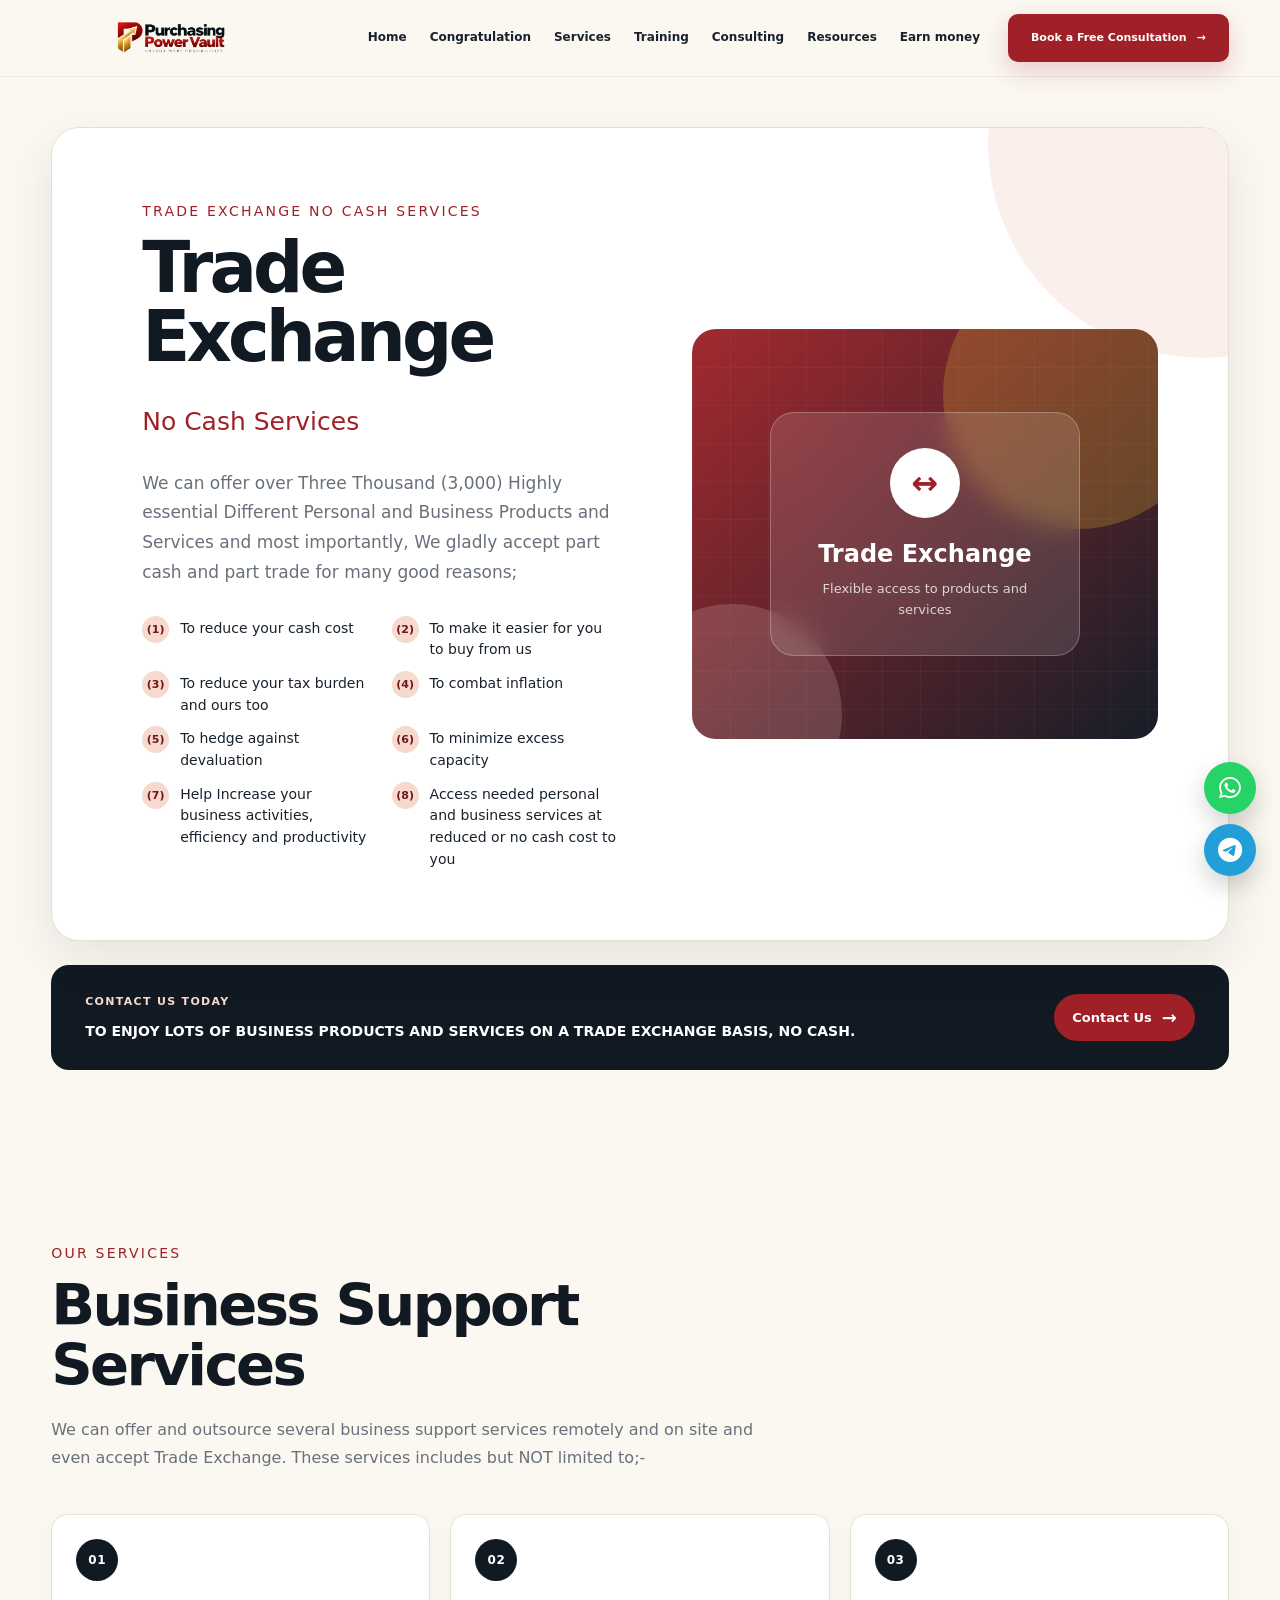
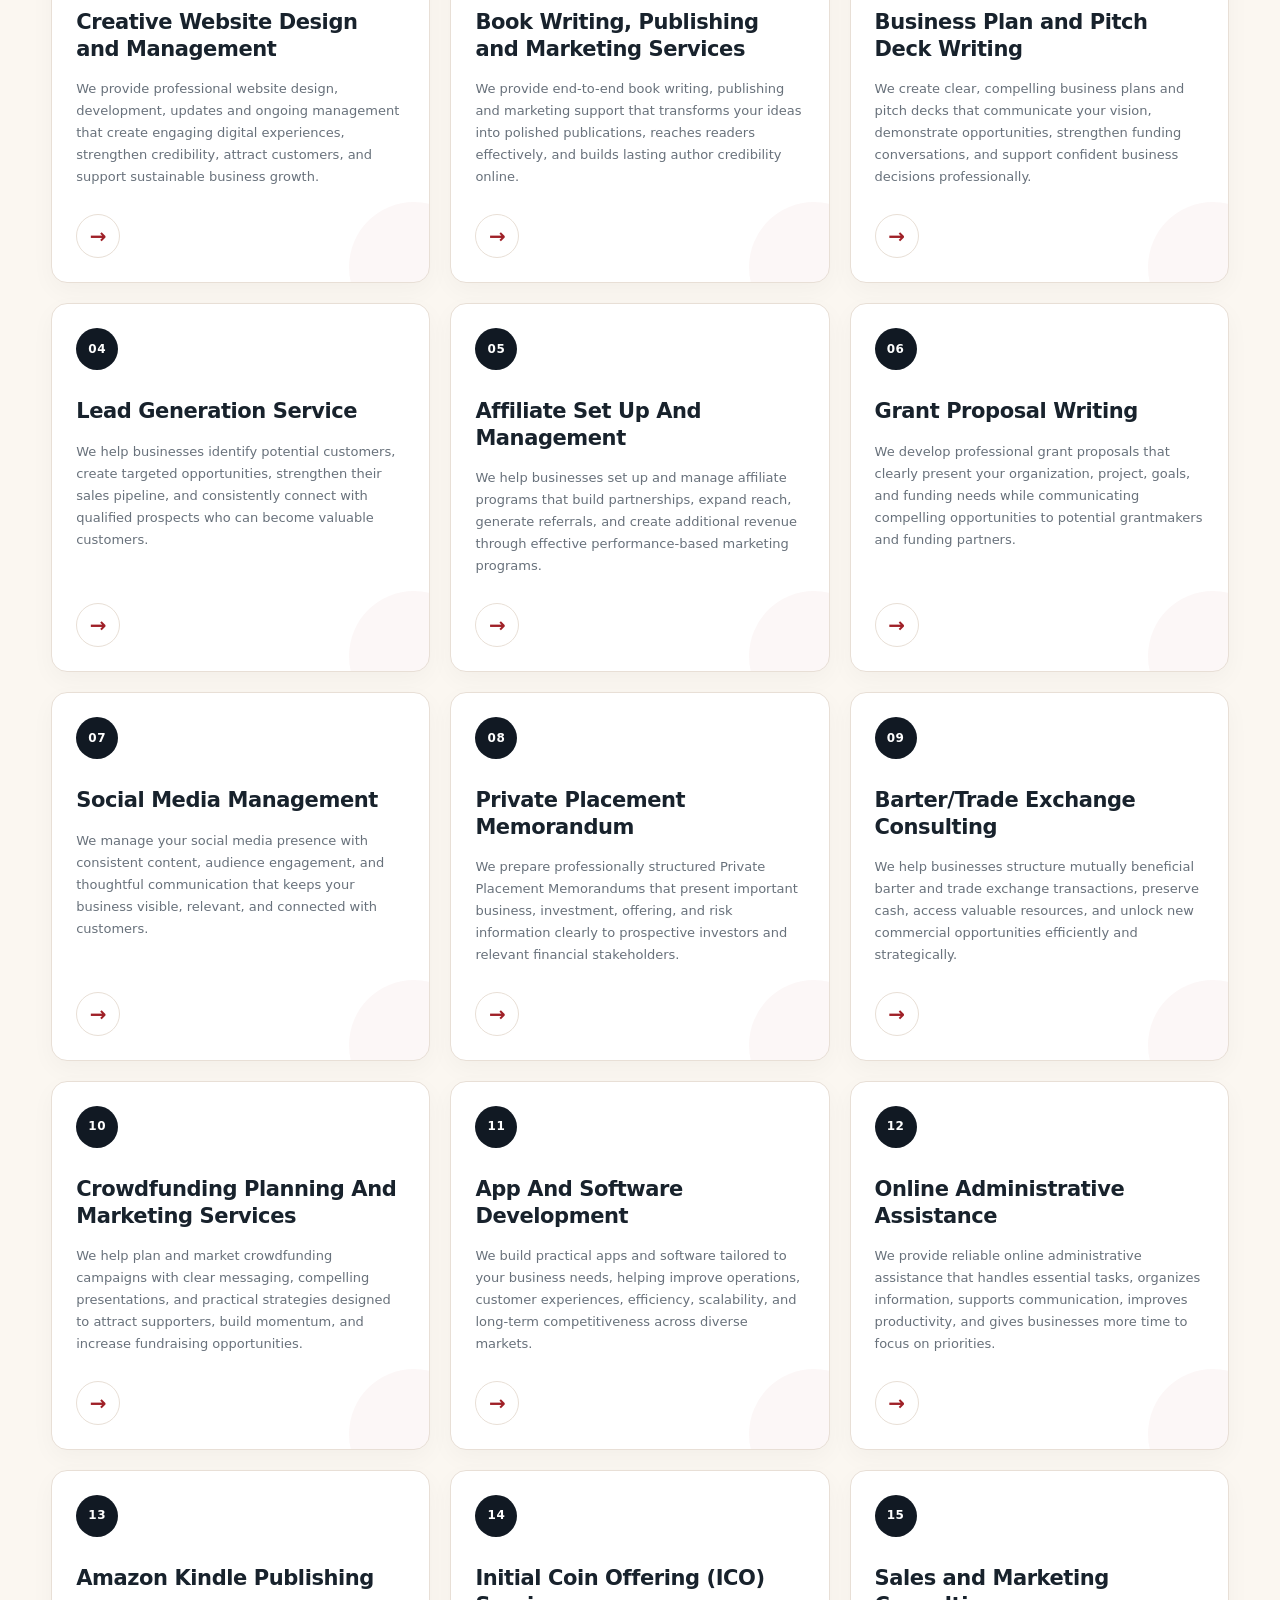
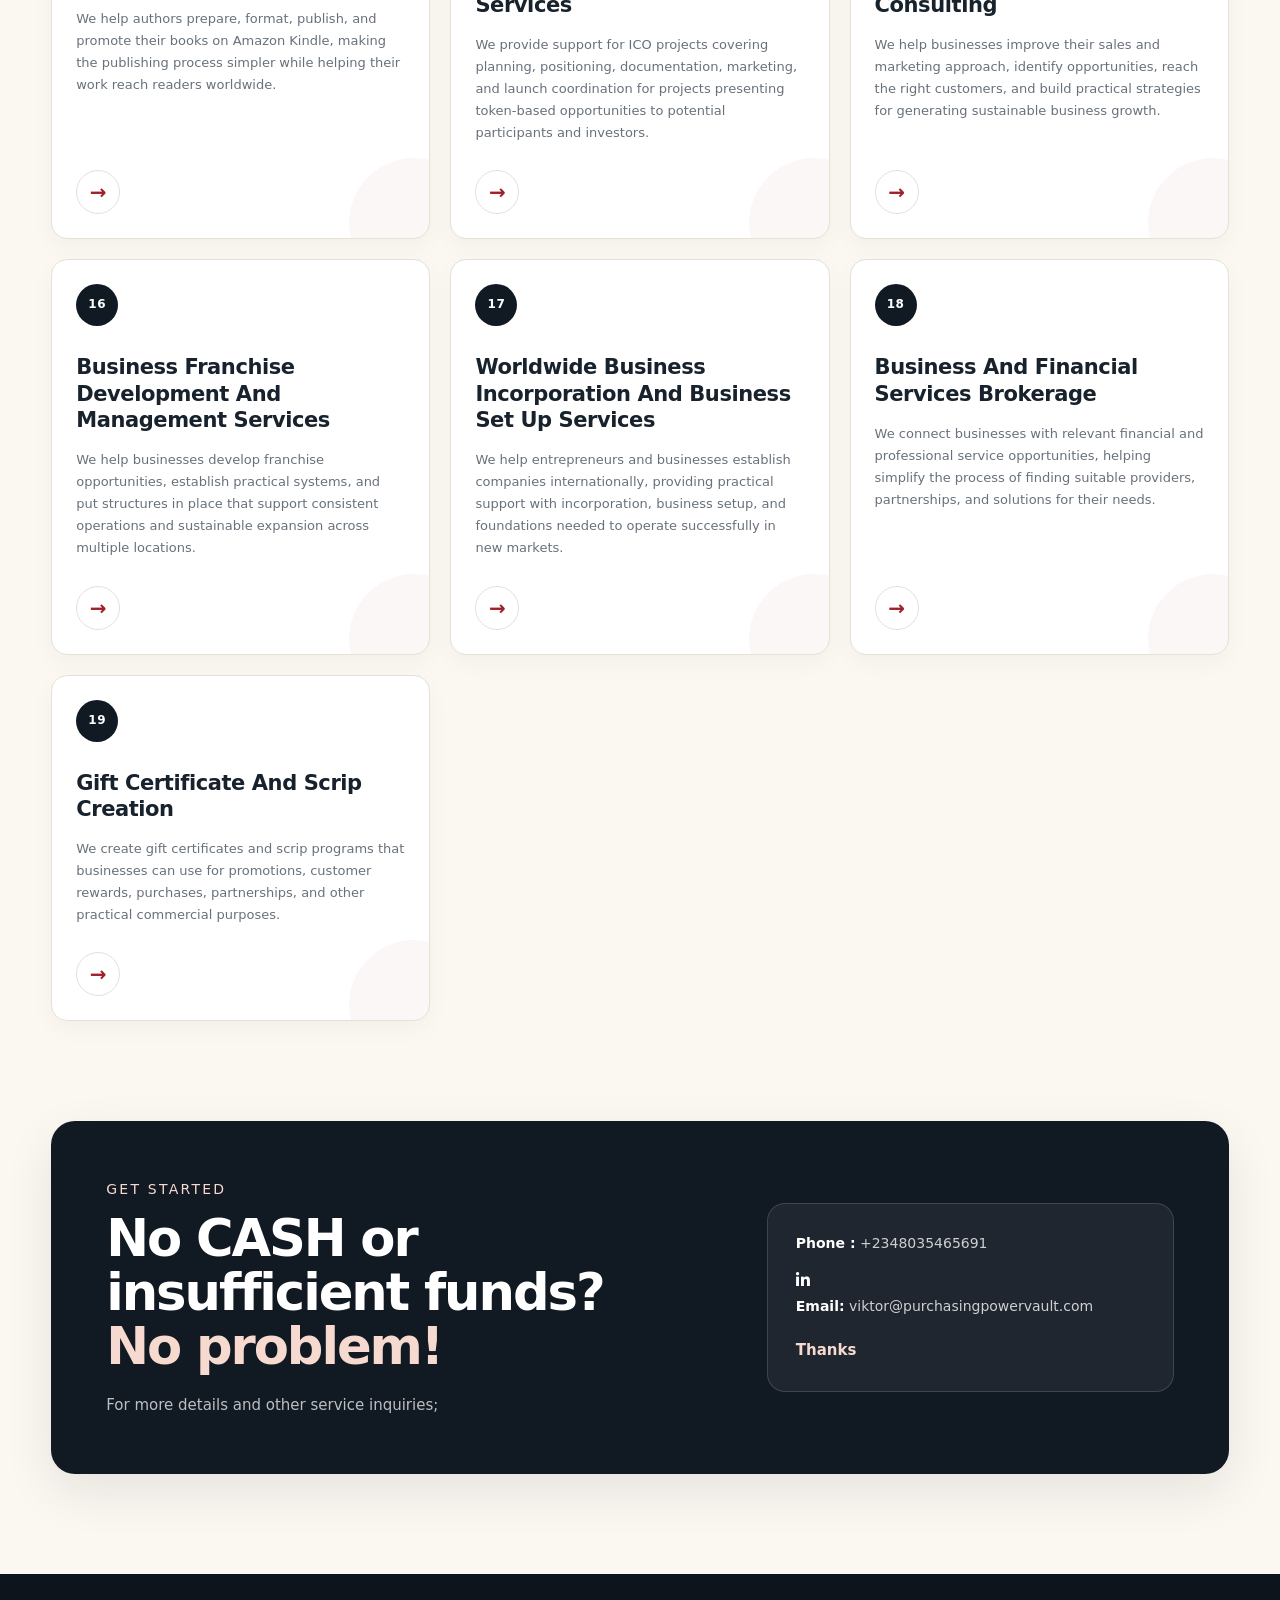
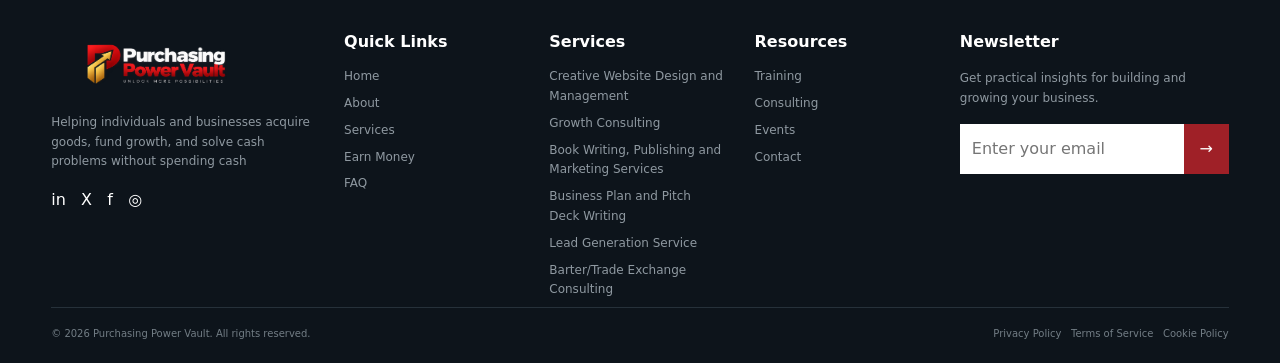
<file: services.html>
<!doctype html>
<html lang="en">

<head>

    <link rel="icon" type="image/png" href="/assets/mobile-logo.png">
    <link rel="stylesheet" href="css/general.css">
    <link rel="stylesheet" href="css/header.css">
    <link rel="stylesheet" href="css/footer.css">
    <link rel="stylesheet" href="css/service.css">
</head>

<body>

    <div id="header"></div>

    <main class="trade-page">

        <!-- =====================================================
         HERO SECTION
    ====================================================== -->

        <section class="service-hero">

            <div class="container">

                <div class="hero-panel">

                    <div class="hero-copy">

                        <span class="eyebrow">
                            TRADE EXCHANGE NO CASH SERVICES
                        </span>

                        <h1>
                            Trade Exchange<br>
                            <span>No Cash Services</span>
                        </h1>

                        <p class="hero-lead">
                            We can offer over Three Thousand (3,000) Highly essential Different
                            Personal and Business Products and Services and most importantly,
                            We gladly accept part cash and part trade for many good reasons;
                        </p>

                        <div class="reasons">

                            <div class="reason">
                                <b>(1)</b>
                                <span>To reduce your cash cost</span>
                            </div>

                            <div class="reason">
                                <b>(2)</b>
                                <span>To make it easier for you to buy from us</span>
                            </div>

                            <div class="reason">
                                <b>(3)</b>
                                <span>To reduce your tax burden and ours too</span>
                            </div>

                            <div class="reason">
                                <b>(4)</b>
                                <span>To combat inflation</span>
                            </div>

                            <div class="reason">
                                <b>(5)</b>
                                <span>To hedge against devaluation</span>
                            </div>

                            <div class="reason">
                                <b>(6)</b>
                                <span>To minimize excess capacity</span>
                            </div>

                            <div class="reason">
                                <b>(7)</b>
                                <span>
                                    Help Increase your business activities,
                                    efficiency and productivity
                                </span>
                            </div>

                            <div class="reason">
                                <b>(8)</b>
                                <span>
                                    Access needed personal and business services
                                    at reduced or no cash cost to you
                                </span>
                            </div>

                        </div>

                    </div>


                    <div class="hero-visual" aria-hidden="true">

                        <div class="visual-orb orb-one"></div>
                        <div class="visual-orb orb-two"></div>
                        <div class="visual-grid"></div>

                        <div class="visual-card">

                            <span class="visual-mark">↔</span>

                            <strong>
                                Trade Exchange
                            </strong>

                            <small>
                                Flexible access to products and services
                            </small>

                        </div>

                    </div>

                </div>


                <!-- CONTACT STRIP -->

                <div class="contact-strip">

                    <div class="contact-strip-copy">

                        <span class="strip-label">
                            CONTACT US TODAY
                        </span>

                        <strong>
                            TO ENJOY LOTS OF BUSINESS PRODUCTS AND SERVICES
                            ON A TRADE EXCHANGE BASIS, NO CASH.
                        </strong>

                    </div>

                    <a href="#inquiries" class="strip-link">
                        Contact Us
                        <span>→</span>
                    </a>

                </div>

            </div>

        </section>


        <!-- =====================================================
         SERVICES SECTION
    ====================================================== -->

        <section class="services-section" id="services">

            <div class="container">

                <div class="section-intro">

                    <span class="eyebrow">
                        OUR SERVICES
                    </span>

                    <h2>
                        Business Support Services
                    </h2>

                    <p>
                        We can offer and outsource several business support services remotely
                        and on site and even accept Trade Exchange. These services includes
                        but NOT limited to;-
                    </p>

                </div>


                <div class="services-grid" id="servicesGrid">


                    <!-- SERVICE 01 -->

                    <article class="service-card">

                        <span class="card-number">01</span>

                        <div class="service-card-content">

                            <h3>
                                Creative Website Design and Management
                            </h3>

                            <p>
                                We provide professional website design, development, updates
                                and ongoing management that create engaging digital experiences,
                                strengthen credibility, attract customers, and support
                                sustainable business growth.
                            </p>

                        </div>

                        <a href="#inquiries" aria-label="Inquire about Creative Website Design and Management">
                            <span>→</span>
                        </a>

                    </article>


                    <!-- SERVICE 02 -->

                    <article class="service-card">

                        <span class="card-number">02</span>

                        <div class="service-card-content">

                            <h3>
                                Book Writing, Publishing and Marketing Services
                            </h3>

                            <p>
                                We provide end-to-end book writing, publishing and marketing
                                support that transforms your ideas into polished publications,
                                reaches readers effectively, and builds lasting author
                                credibility online.
                            </p>

                        </div>

                        <a href="#inquiries" aria-label="Inquire about Book Writing, Publishing and Marketing Services">
                            <span>→</span>
                        </a>

                    </article>


                    <!-- SERVICE 03 -->

                    <article class="service-card">

                        <span class="card-number">03</span>

                        <div class="service-card-content">

                            <h3>
                                Business Plan and Pitch Deck Writing
                            </h3>

                            <p>
                                We create clear, compelling business plans and pitch decks
                                that communicate your vision, demonstrate opportunities,
                                strengthen funding conversations, and support confident
                                business decisions professionally.
                            </p>

                        </div>

                        <a href="#inquiries" aria-label="Inquire about Business Plan and Pitch Deck Writing">
                            <span>→</span>
                        </a>

                    </article>


                    <!-- SERVICE 04 -->

                    <article class="service-card">

                        <span class="card-number">04</span>

                        <div class="service-card-content">

                            <h3>
                                Lead Generation Service
                            </h3>

                            <p>
                                We help businesses identify potential customers, create
                                targeted opportunities, strengthen their sales pipeline,
                                and consistently connect with qualified prospects who
                                can become valuable customers.
                            </p>

                        </div>

                        <a href="#inquiries" aria-label="Inquire about Lead Generation Service">
                            <span>→</span>
                        </a>

                    </article>


                    <!-- SERVICE 05 -->

                    <article class="service-card">

                        <span class="card-number">05</span>

                        <div class="service-card-content">

                            <h3>
                                Affiliate Set Up And Management
                            </h3>

                            <p>
                                We help businesses set up and manage affiliate programs
                                that build partnerships, expand reach, generate referrals,
                                and create additional revenue through effective
                                performance-based marketing programs.
                            </p>

                        </div>

                        <a href="#inquiries" aria-label="Inquire about Affiliate Set Up And Management">
                            <span>→</span>
                        </a>

                    </article>


                    <!-- SERVICE 06 -->

                    <article class="service-card">

                        <span class="card-number">06</span>

                        <div class="service-card-content">

                            <h3>
                                Grant Proposal Writing
                            </h3>

                            <p>
                                We develop professional grant proposals that clearly
                                present your organization, project, goals, and funding
                                needs while communicating compelling opportunities to
                                potential grantmakers and funding partners.
                            </p>

                        </div>

                        <a href="#inquiries" aria-label="Inquire about Grant Proposal Writing">
                            <span>→</span>
                        </a>

                    </article>


                    <!-- SERVICE 07 -->

                    <article class="service-card">

                        <span class="card-number">07</span>

                        <div class="service-card-content">

                            <h3>
                                Social Media Management
                            </h3>

                            <p>
                                We manage your social media presence with consistent
                                content, audience engagement, and thoughtful communication
                                that keeps your business visible, relevant, and connected
                                with customers.
                            </p>

                        </div>

                        <a href="#inquiries" aria-label="Inquire about Social Media Management">
                            <span>→</span>
                        </a>

                    </article>


                    <!-- SERVICE 08 -->

                    <article class="service-card">

                        <span class="card-number">08</span>

                        <div class="service-card-content">

                            <h3>
                                Private Placement Memorandum
                            </h3>

                            <p>
                                We prepare professionally structured Private Placement
                                Memorandums that present important business, investment,
                                offering, and risk information clearly to prospective
                                investors and relevant financial stakeholders.
                            </p>

                        </div>

                        <a href="#inquiries" aria-label="Inquire about Private Placement Memorandum">
                            <span>→</span>
                        </a>

                    </article>


                    <!-- SERVICE 09 -->

                    <article class="service-card">

                        <span class="card-number">09</span>

                        <div class="service-card-content">

                            <h3>
                                Barter/Trade Exchange Consulting
                            </h3>

                            <p>
                                We help businesses structure mutually beneficial barter
                                and trade exchange transactions, preserve cash, access
                                valuable resources, and unlock new commercial
                                opportunities efficiently and strategically.
                            </p>

                        </div>

                        <a href="#inquiries" aria-label="Inquire about Barter Trade Exchange Consulting">
                            <span>→</span>
                        </a>

                    </article>


                    <!-- SERVICE 10 -->

                    <article class="service-card">

                        <span class="card-number">10</span>

                        <div class="service-card-content">

                            <h3>
                                Crowdfunding Planning And Marketing Services
                            </h3>

                            <p>
                                We help plan and market crowdfunding campaigns with
                                clear messaging, compelling presentations, and practical
                                strategies designed to attract supporters, build momentum,
                                and increase fundraising opportunities.
                            </p>

                        </div>

                        <a href="#inquiries" aria-label="Inquire about Crowdfunding Planning And Marketing Services">
                            <span>→</span>
                        </a>

                    </article>


                    <!-- SERVICE 11 -->

                    <article class="service-card">

                        <span class="card-number">11</span>

                        <div class="service-card-content">

                            <h3>
                                App And Software Development
                            </h3>

                            <p>
                                We build practical apps and software tailored to your
                                business needs, helping improve operations, customer
                                experiences, efficiency, scalability, and long-term
                                competitiveness across diverse markets.
                            </p>

                        </div>

                        <a href="#inquiries" aria-label="Inquire about App And Software Development">
                            <span>→</span>
                        </a>

                    </article>


                    <!-- SERVICE 12 -->

                    <article class="service-card">

                        <span class="card-number">12</span>

                        <div class="service-card-content">

                            <h3>
                                Online Administrative Assistance
                            </h3>

                            <p>
                                We provide reliable online administrative assistance
                                that handles essential tasks, organizes information,
                                supports communication, improves productivity, and gives
                                businesses more time to focus on priorities.
                            </p>

                        </div>

                        <a href="#inquiries" aria-label="Inquire about Online Administrative Assistance">
                            <span>→</span>
                        </a>

                    </article>


                    <!-- SERVICE 13 -->

                    <article class="service-card">

                        <span class="card-number">13</span>

                        <div class="service-card-content">

                            <h3>
                                Amazon Kindle Publishing
                            </h3>

                            <p>
                                We help authors prepare, format, publish, and promote
                                their books on Amazon Kindle, making the publishing
                                process simpler while helping their work reach readers
                                worldwide.
                            </p>

                        </div>

                        <a href="#inquiries" aria-label="Inquire about Amazon Kindle Publishing">
                            <span>→</span>
                        </a>

                    </article>


                    <!-- SERVICE 14 -->

                    <article class="service-card">

                        <span class="card-number">14</span>

                        <div class="service-card-content">

                            <h3>
                                Initial Coin Offering (ICO) Services
                            </h3>

                            <p>
                                We provide support for ICO projects covering planning,
                                positioning, documentation, marketing, and launch
                                coordination for projects presenting token-based
                                opportunities to potential participants and investors.
                            </p>

                        </div>

                        <a href="#inquiries" aria-label="Inquire about Initial Coin Offering Services">
                            <span>→</span>
                        </a>

                    </article>


                    <!-- SERVICE 15 -->

                    <article class="service-card">

                        <span class="card-number">15</span>

                        <div class="service-card-content">

                            <h3>
                                Sales and Marketing Consulting
                            </h3>

                            <p>
                                We help businesses improve their sales and marketing
                                approach, identify opportunities, reach the right
                                customers, and build practical strategies for generating
                                sustainable business growth.
                            </p>

                        </div>

                        <a href="#inquiries" aria-label="Inquire about Sales and Marketing Consulting">
                            <span>→</span>
                        </a>

                    </article>


                    <!-- SERVICE 16 -->

                    <article class="service-card">

                        <span class="card-number">16</span>

                        <div class="service-card-content">

                            <h3>
                                Business Franchise Development And Management Services
                            </h3>

                            <p>
                                We help businesses develop franchise opportunities,
                                establish practical systems, and put structures in
                                place that support consistent operations and sustainable
                                expansion across multiple locations.
                            </p>

                        </div>

                        <a href="#inquiries"
                            aria-label="Inquire about Business Franchise Development And Management Services">
                            <span>→</span>
                        </a>

                    </article>


                    <!-- SERVICE 17 -->

                    <article class="service-card">

                        <span class="card-number">17</span>

                        <div class="service-card-content">

                            <h3>
                                Worldwide Business Incorporation And Business Set Up Services
                            </h3>

                            <p>
                                We help entrepreneurs and businesses establish companies
                                internationally, providing practical support with
                                incorporation, business setup, and foundations needed
                                to operate successfully in new markets.
                            </p>

                        </div>

                        <a href="#inquiries"
                            aria-label="Inquire about Worldwide Business Incorporation And Business Set Up Services">
                            <span>→</span>
                        </a>

                    </article>


                    <!-- SERVICE 18 -->

                    <article class="service-card">

                        <span class="card-number">18</span>

                        <div class="service-card-content">

                            <h3>
                                Business And Financial Services Brokerage
                            </h3>

                            <p>
                                We connect businesses with relevant financial and
                                professional service opportunities, helping simplify
                                the process of finding suitable providers,
                                partnerships, and solutions for their needs.
                            </p>

                        </div>

                        <a href="#inquiries" aria-label="Inquire about Business And Financial Services Brokerage">
                            <span>→</span>
                        </a>

                    </article>


                    <!-- SERVICE 19 -->

                    <article class="service-card">

                        <span class="card-number">19</span>

                        <div class="service-card-content">

                            <h3>
                                Gift Certificate And Scrip Creation
                            </h3>

                            <p>
                                We create gift certificates and scrip programs that
                                businesses can use for promotions, customer rewards,
                                purchases, partnerships, and other practical
                                commercial purposes.
                            </p>

                        </div>

                        <a href="#inquiries" aria-label="Inquire about Gift Certificate And Scrip Creation">
                            <span>→</span>
                        </a>

                    </article>

                </div>

            </div>

        </section>


        <!-- =====================================================
         INQUIRY SECTION
    ====================================================== -->

        <section class="inquiry-section" id="inquiries">

            <div class="container">

                <div class="inquiry-card">

                    <div class="inquiry-copy">

                        <span class="eyebrow">
                            GET STARTED
                        </span>

                        <h2>
                            No CASH or insufficient funds?<br>
                            <span>No problem!</span>
                        </h2>

                        <p>
                            For more details and other service inquiries;
                        </p>

                    </div>


                    <div class="contact-details">

                        <p>
                            <b>Phone :</b>
                            +2348035465691
                        </p>

                        <a href="https://www.linkedin.com/" target="_blank" rel="noopener noreferrer"
                            aria-label="LinkedIn" class="linkedin-link">
                            <i class="fab fa-linkedin-in"></i>
                        </a>

                        <p>
                            <b>Email:</b>
                            viktor@purchasingpowervault.com
                        </p>

                        <strong>
                            Thanks
                        </strong>

                    </div>

                </div>

            </div>

        </section>

    </main>

    <div id="footer"></div>
     <div id="chat-icon"></div>

    <script src="js/load.js"></script>
    <div id="footer"></div>

     <div id="chat-icon"></div>
</body>

</html>
</file>
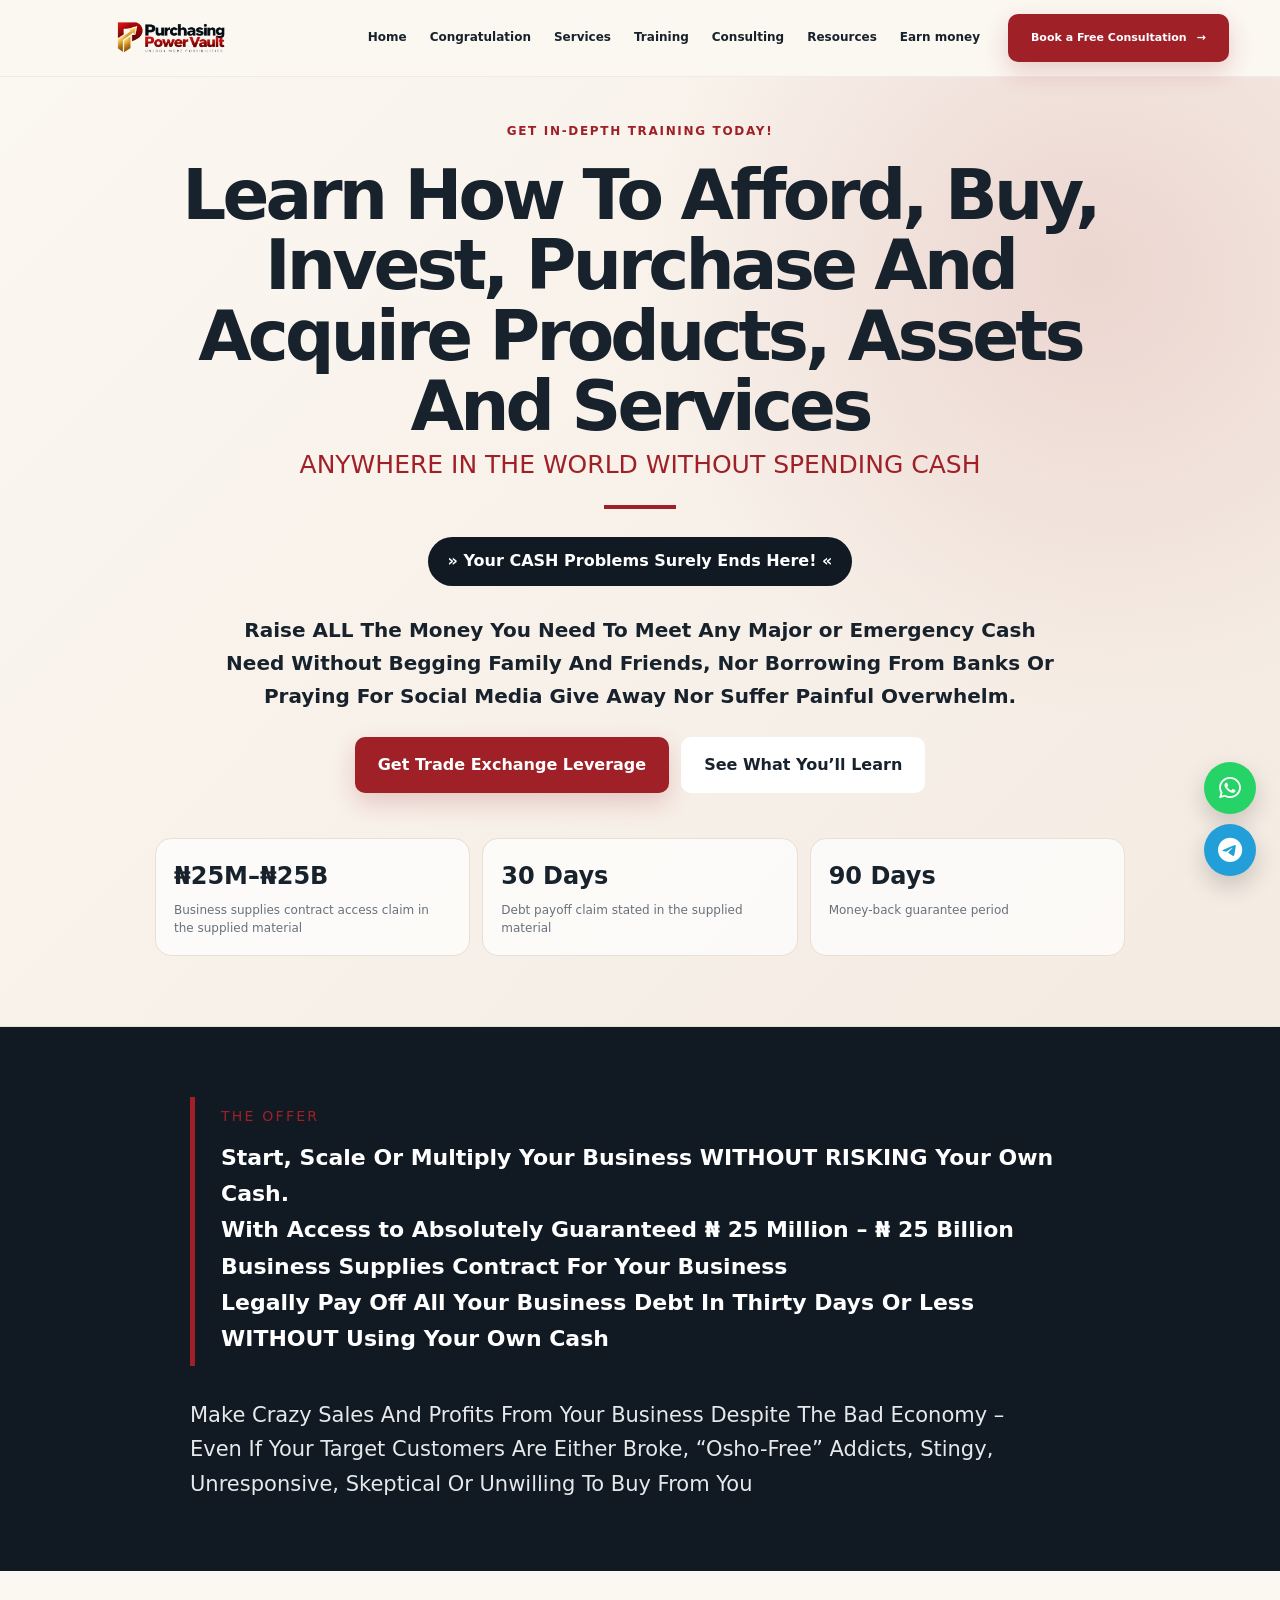
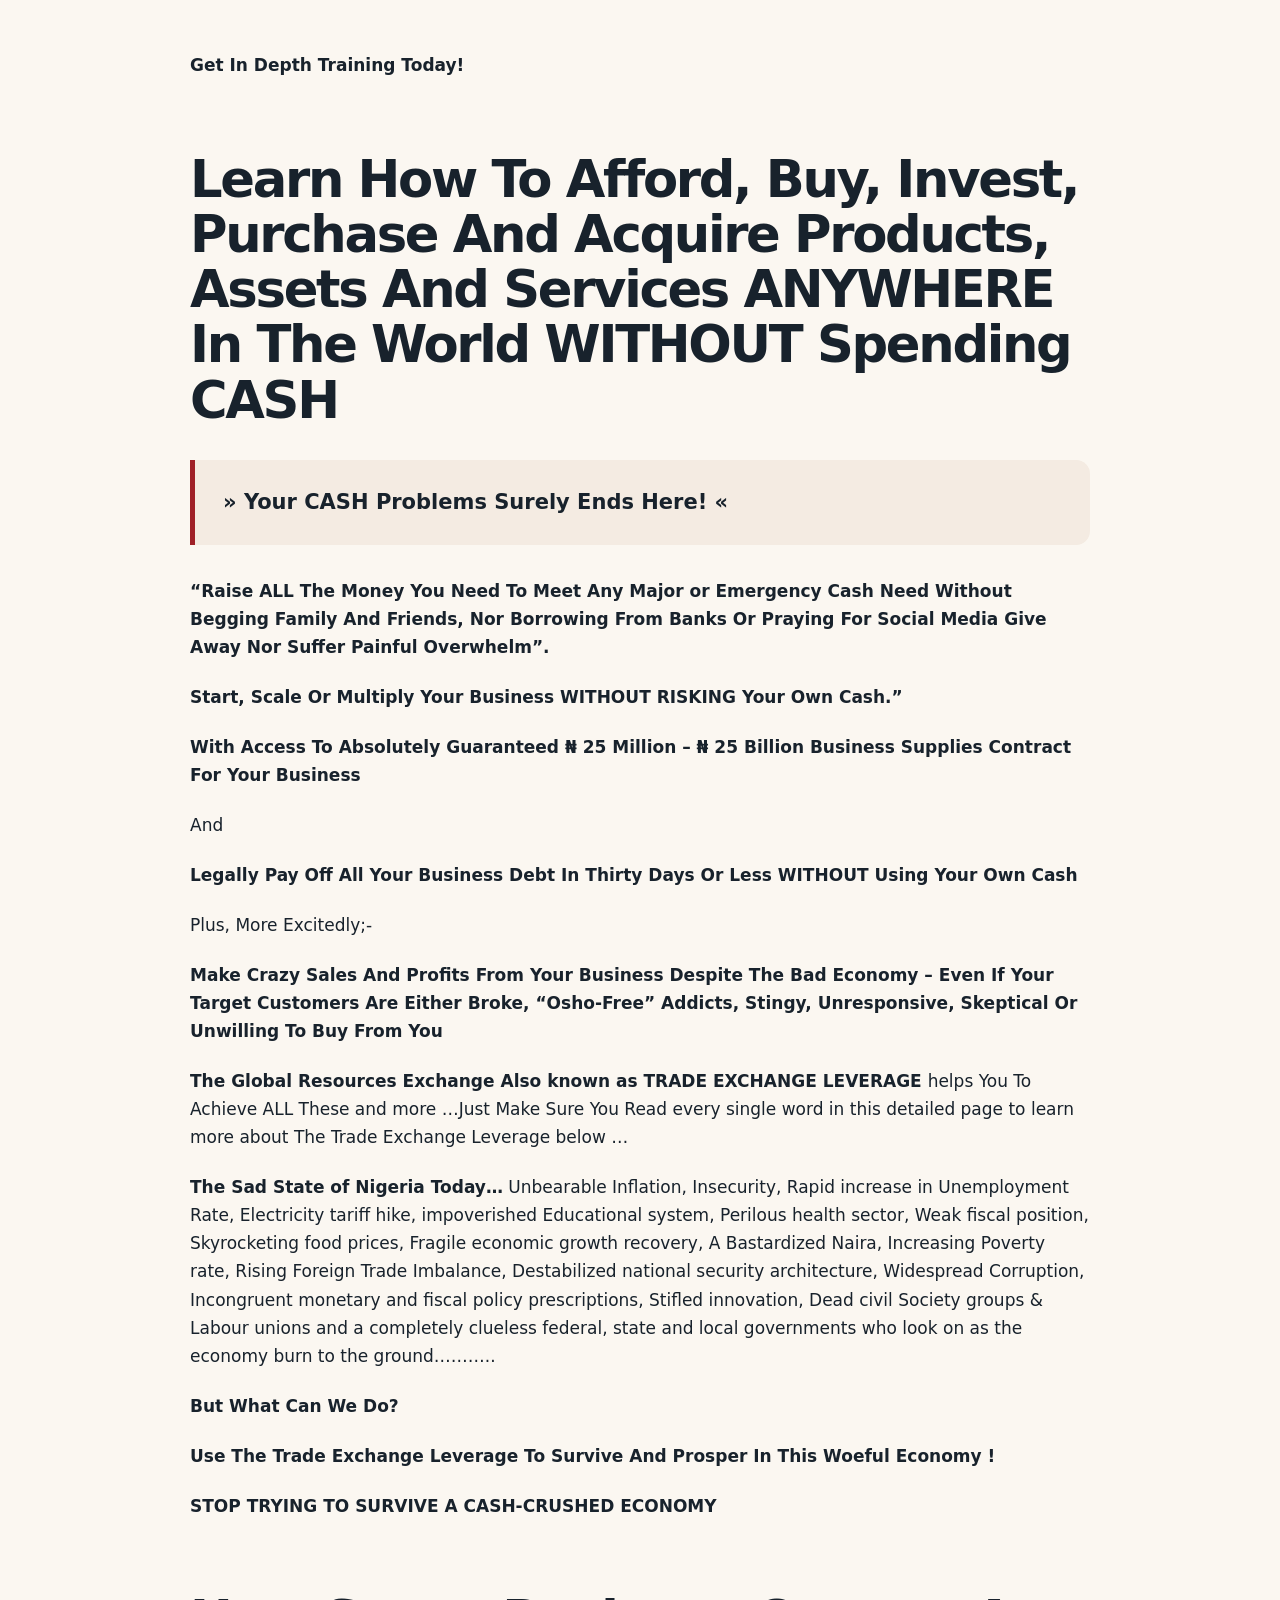
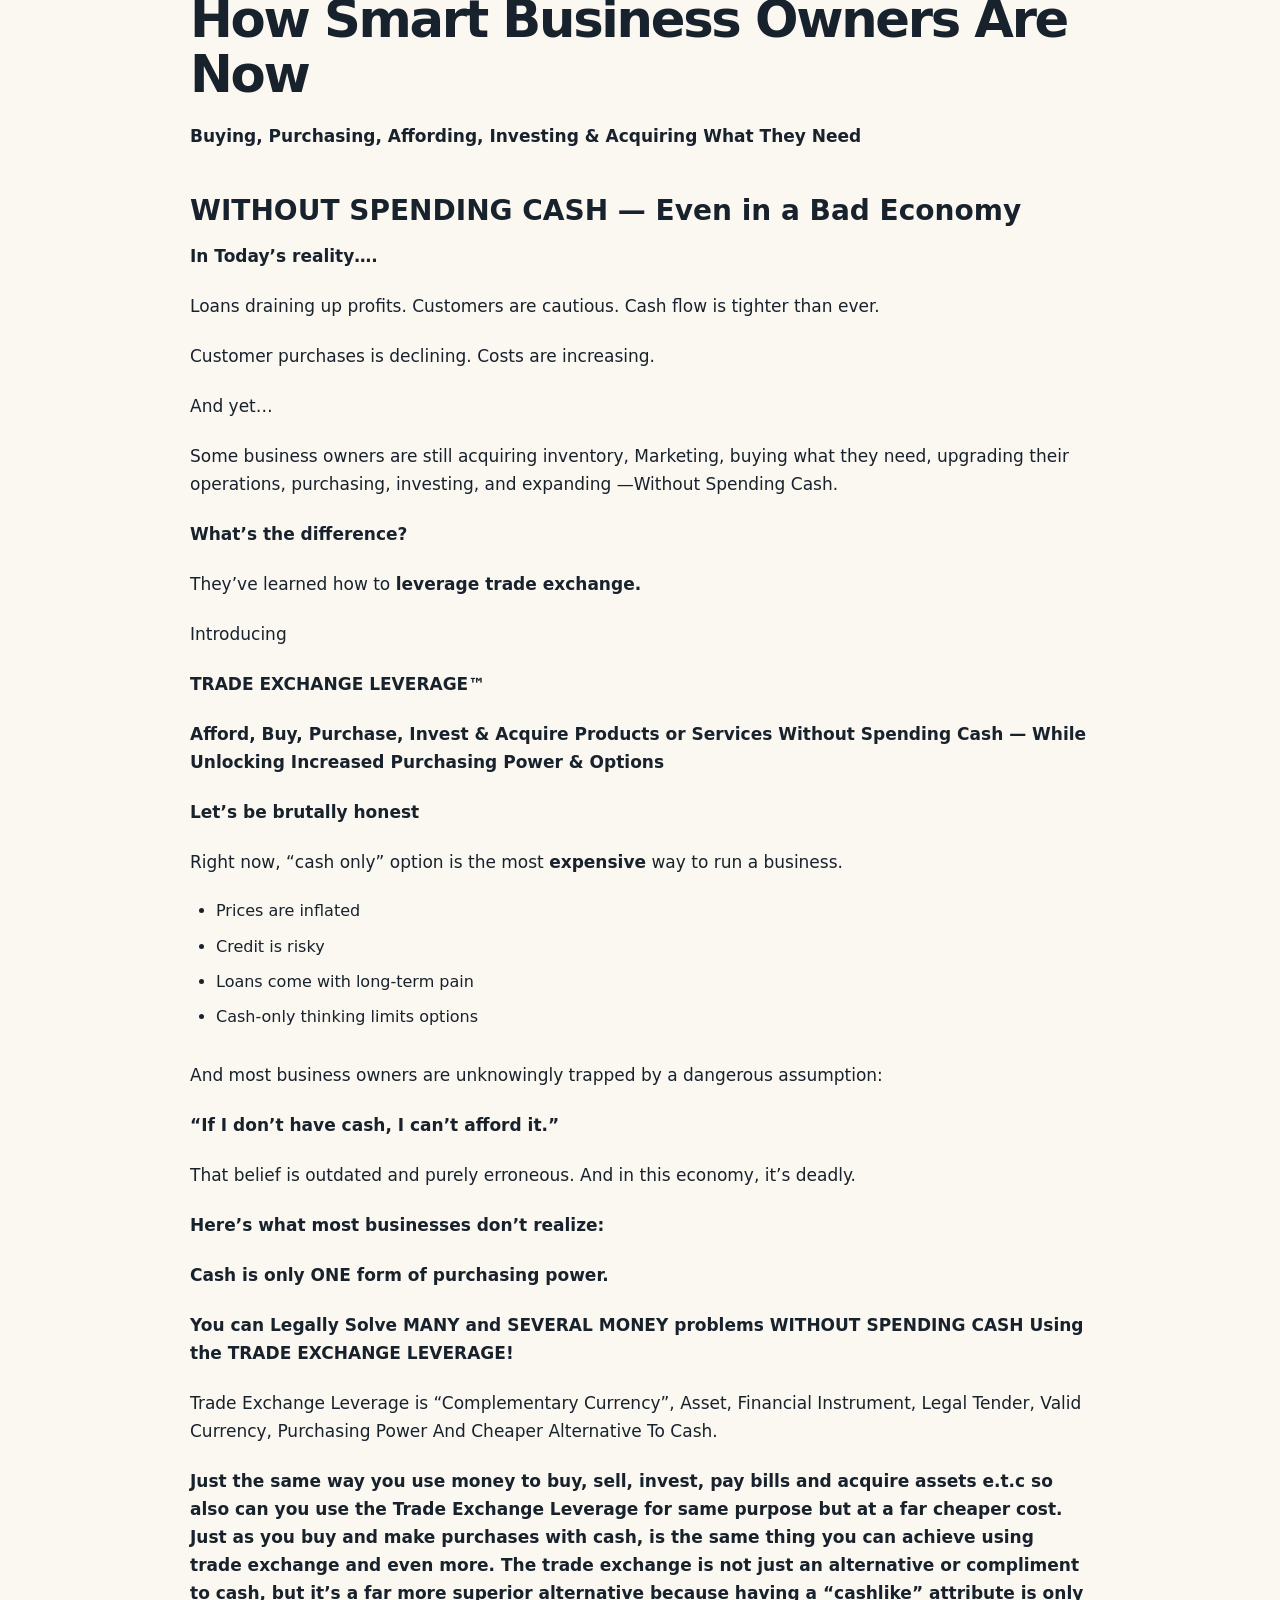
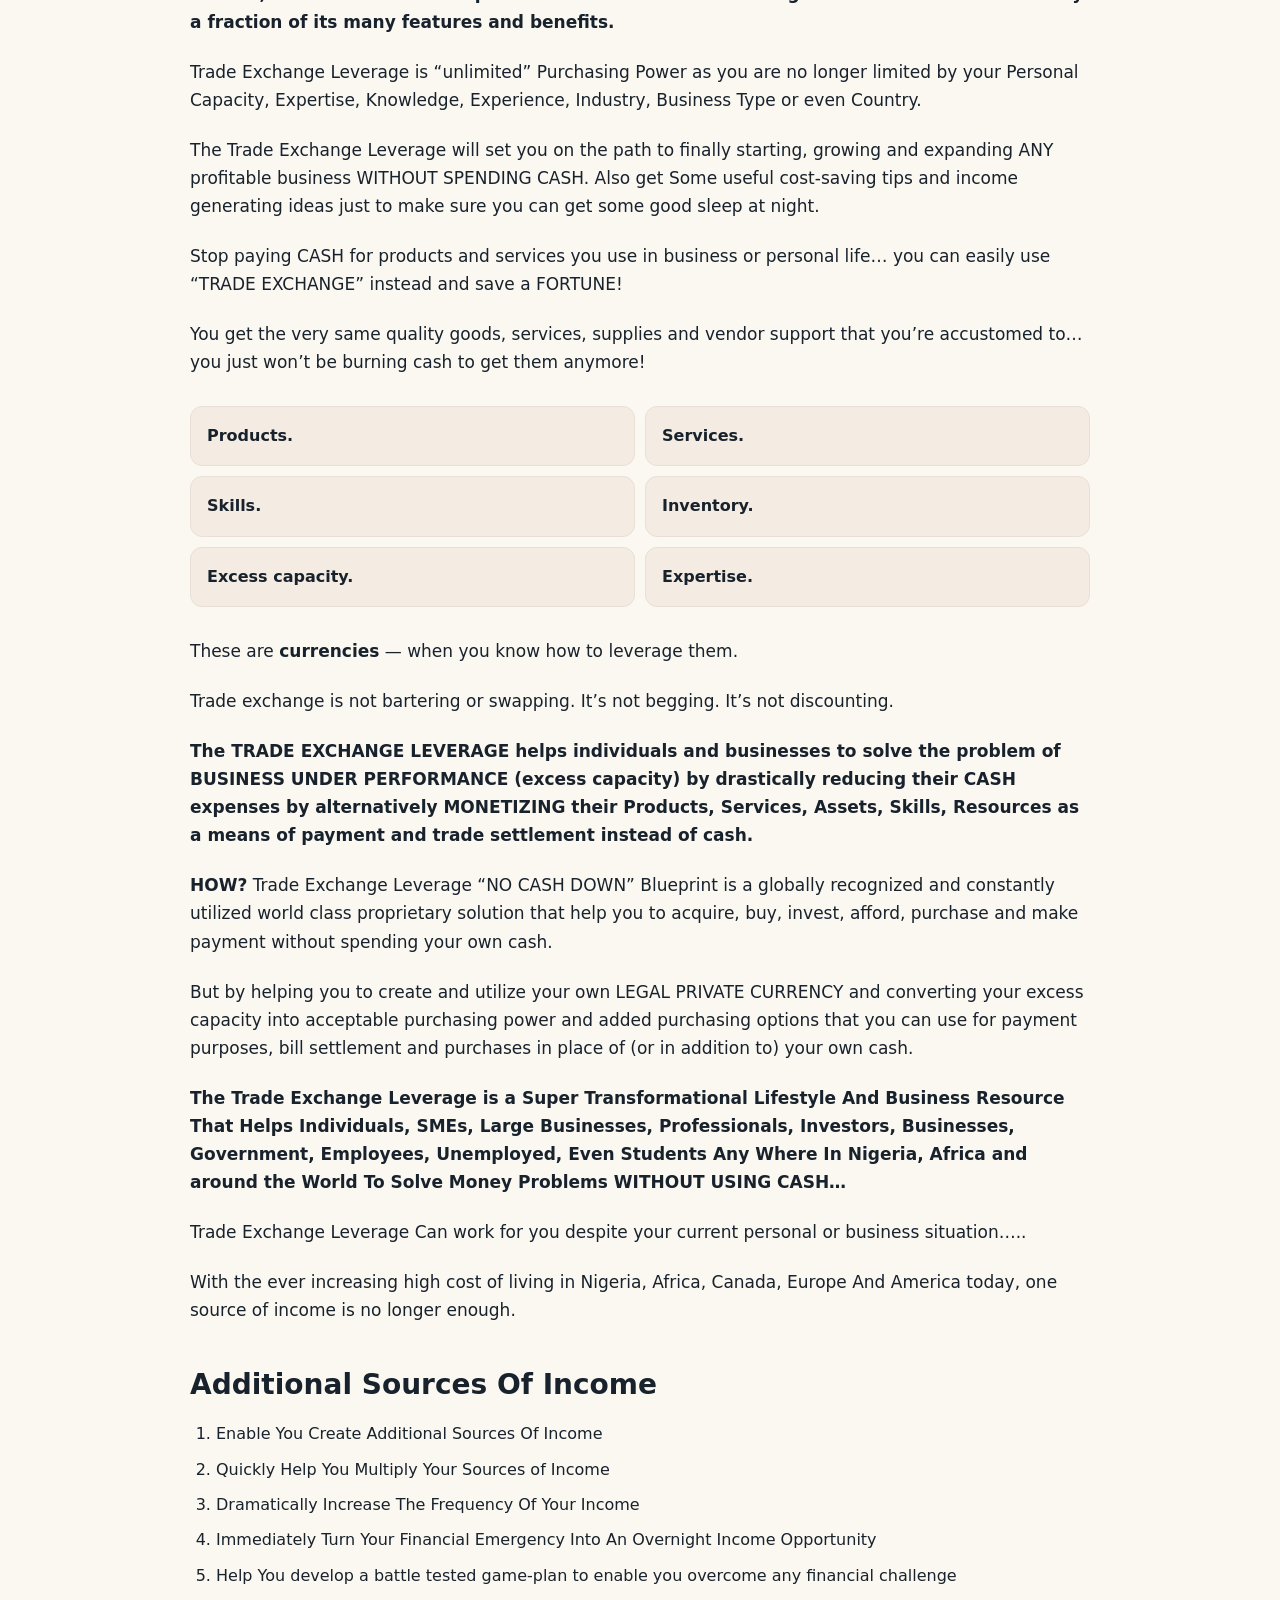
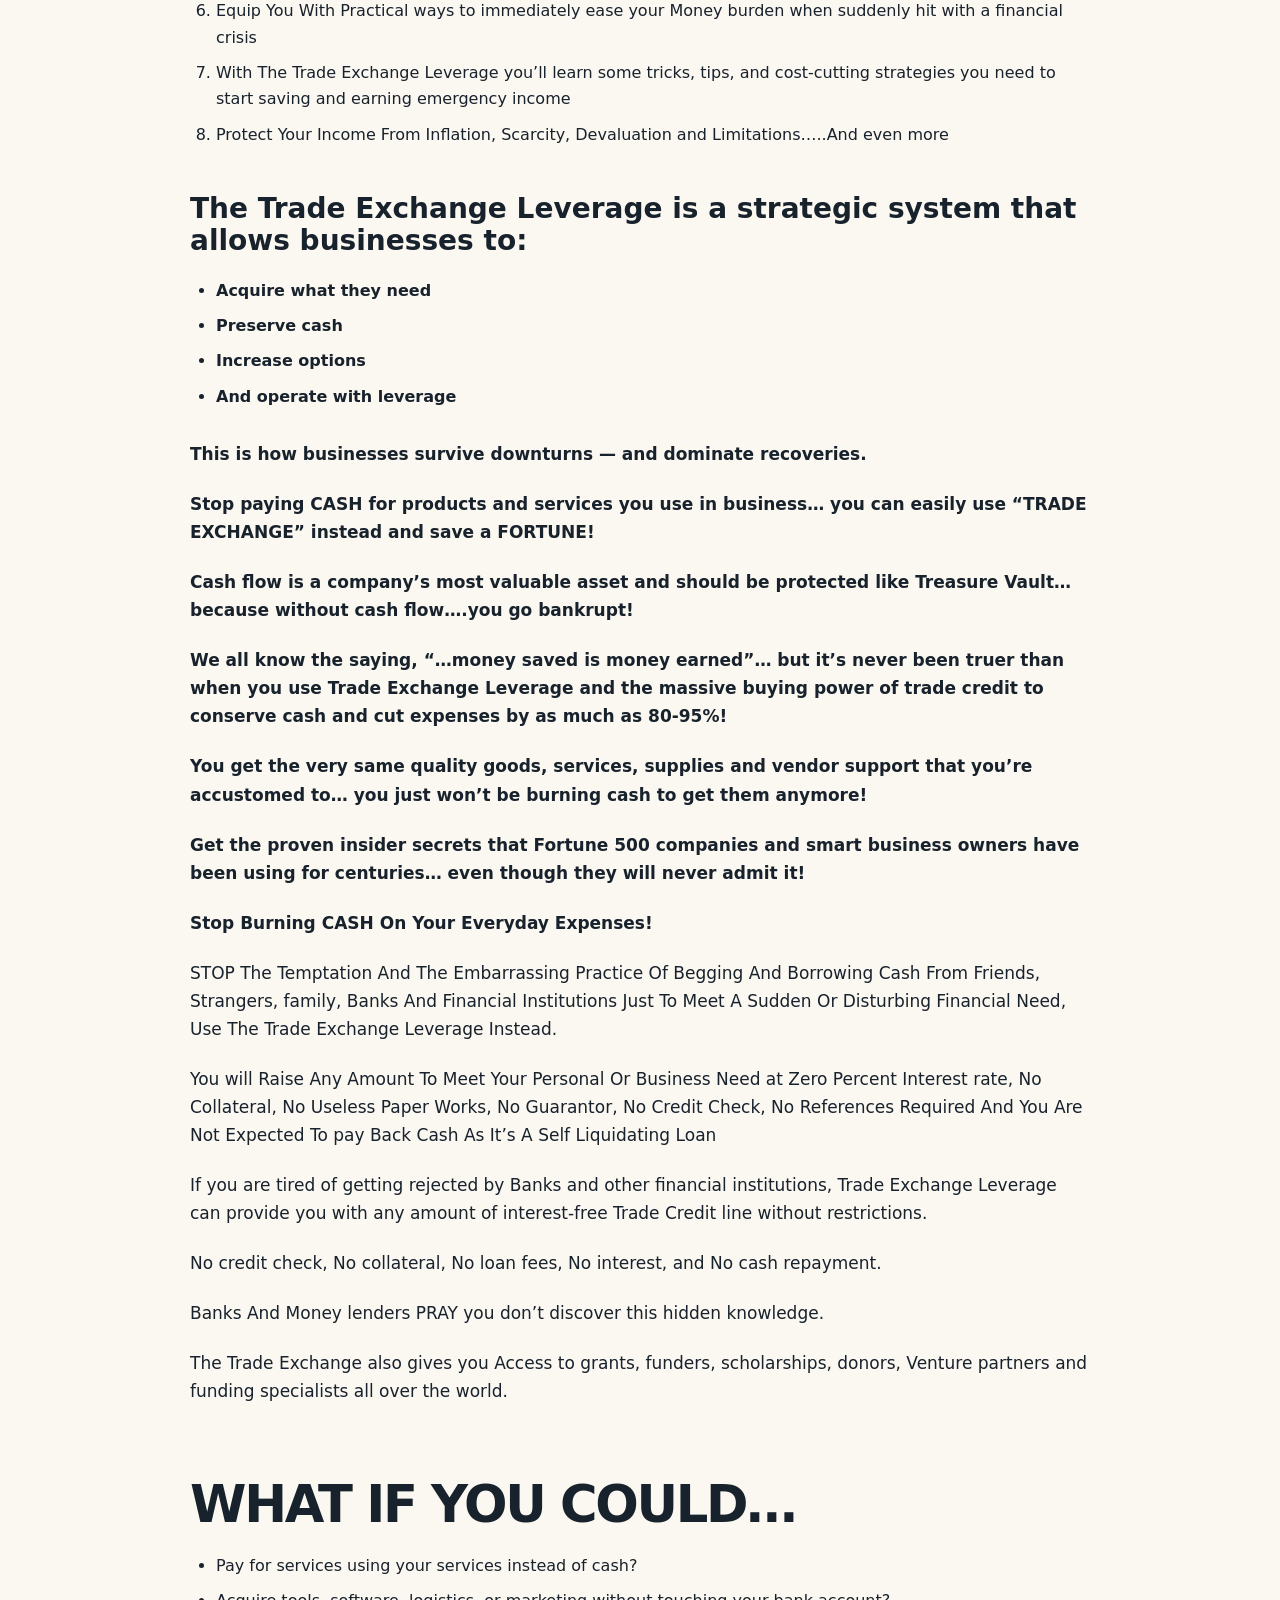
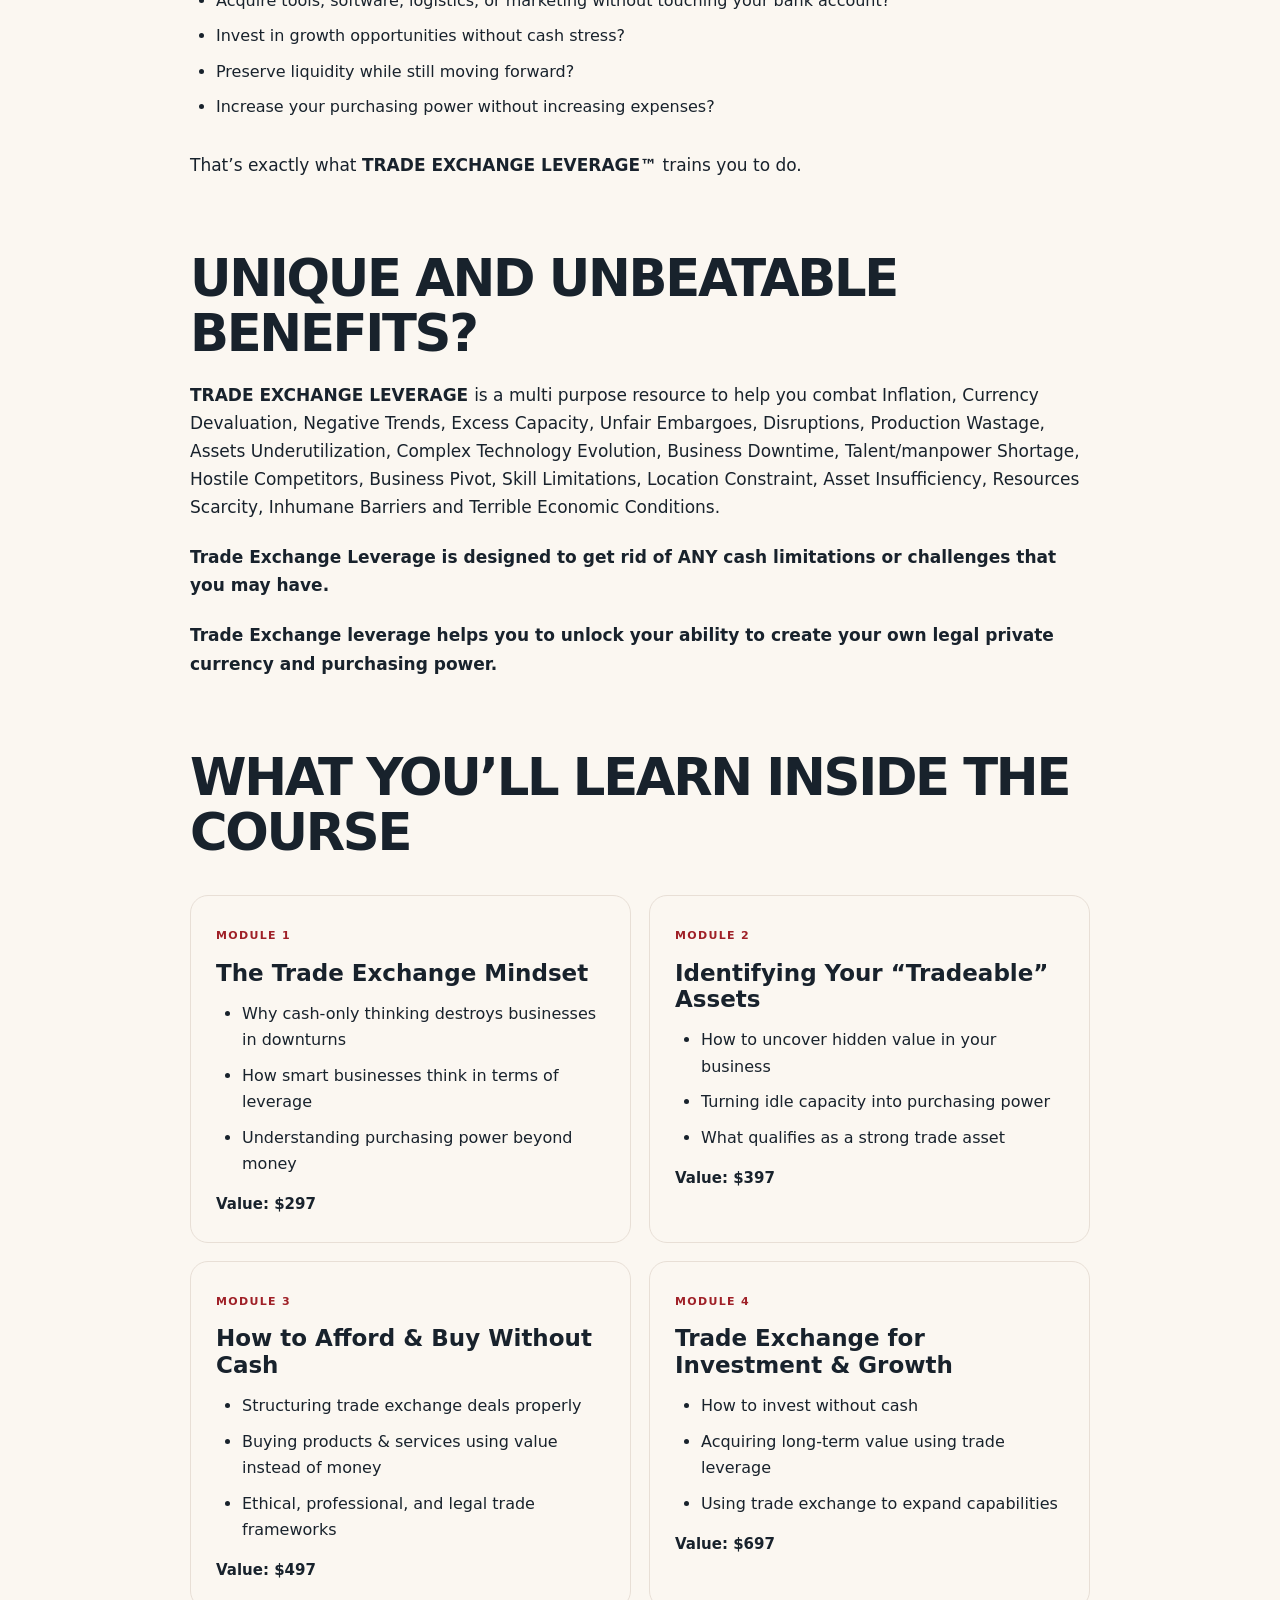
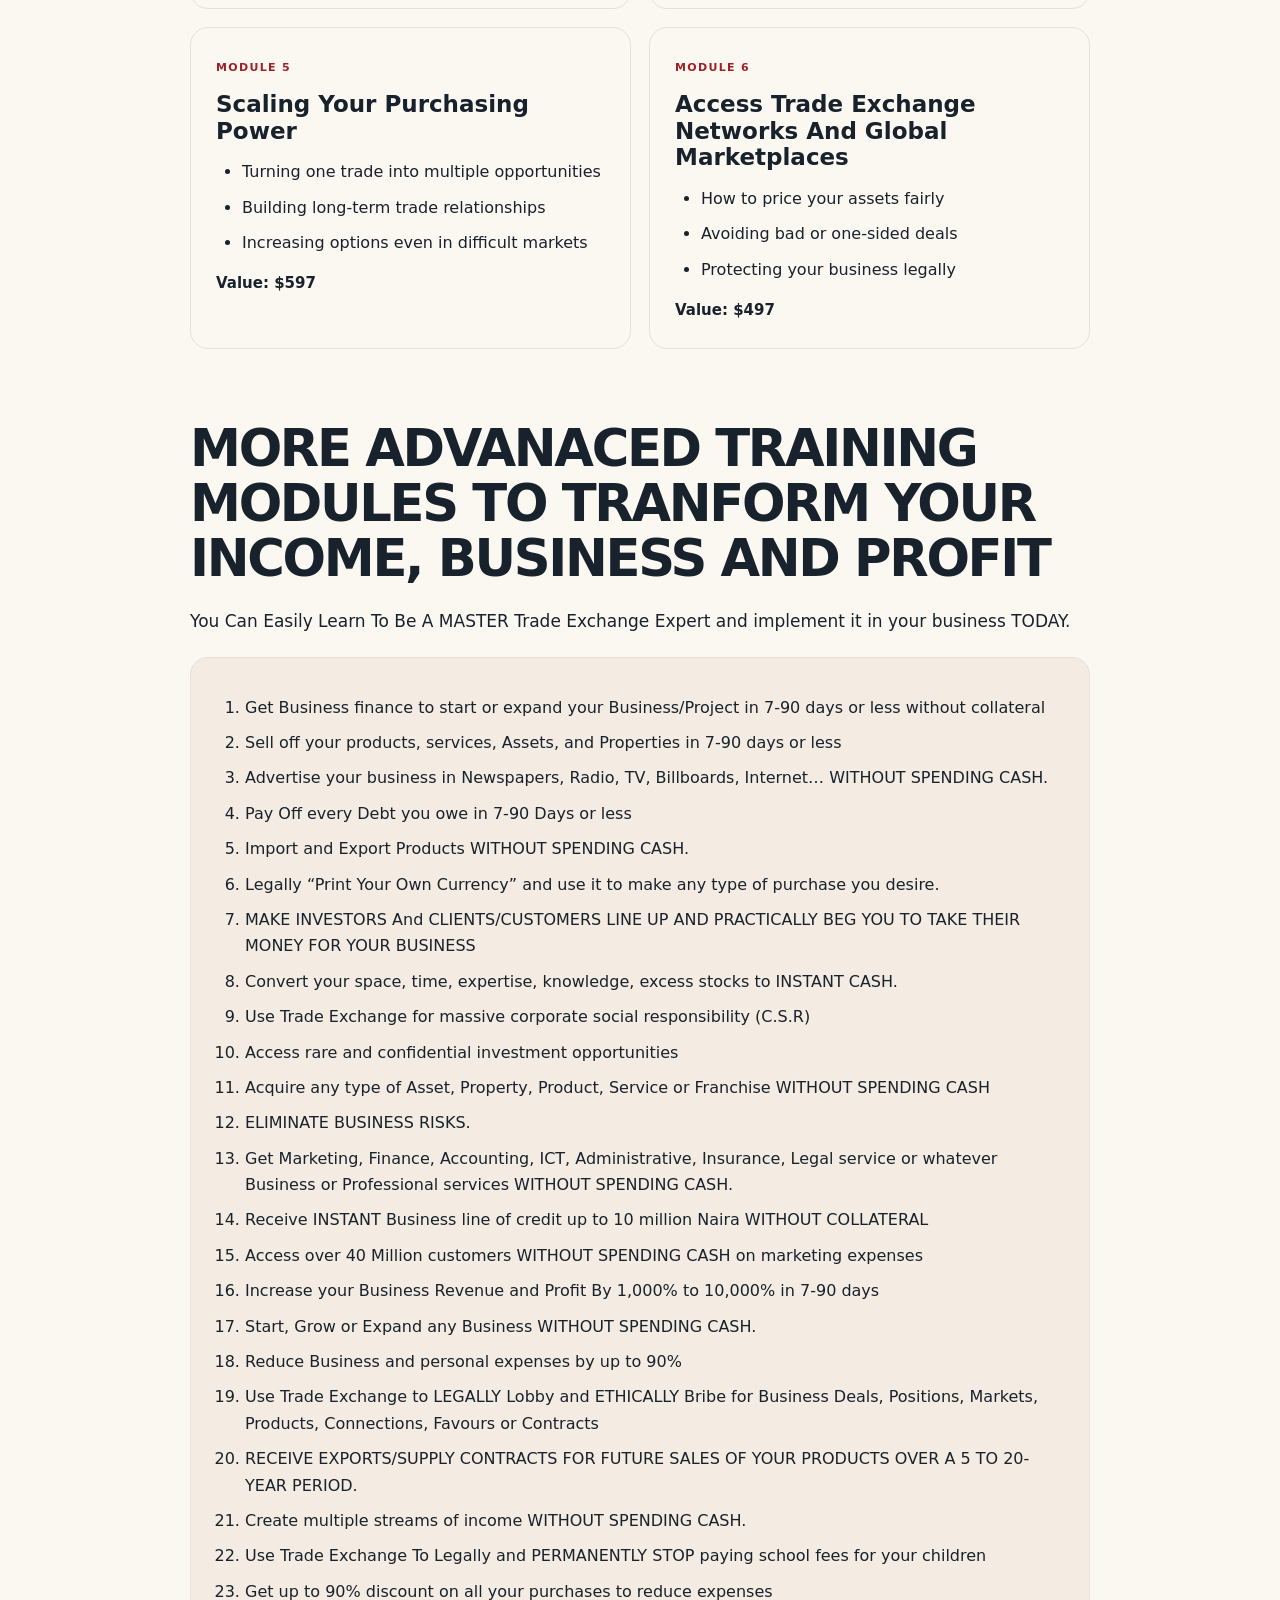
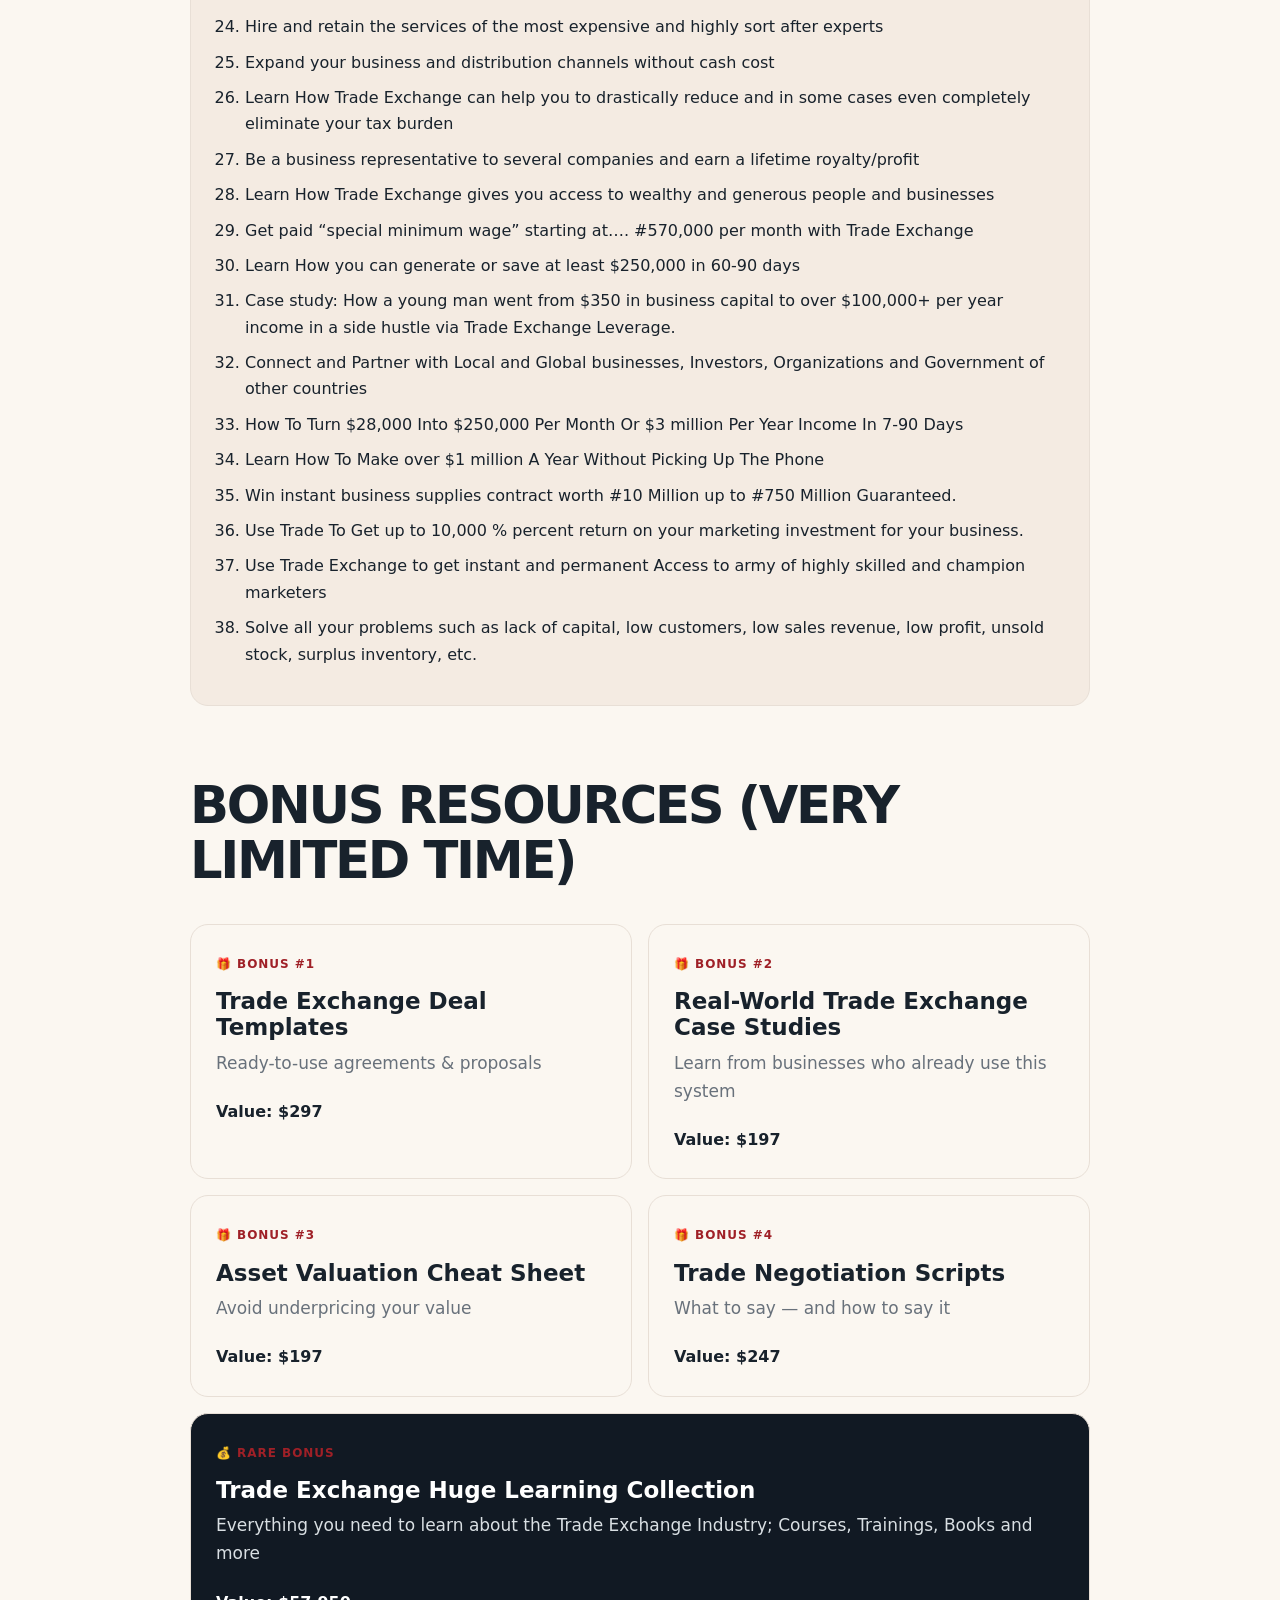
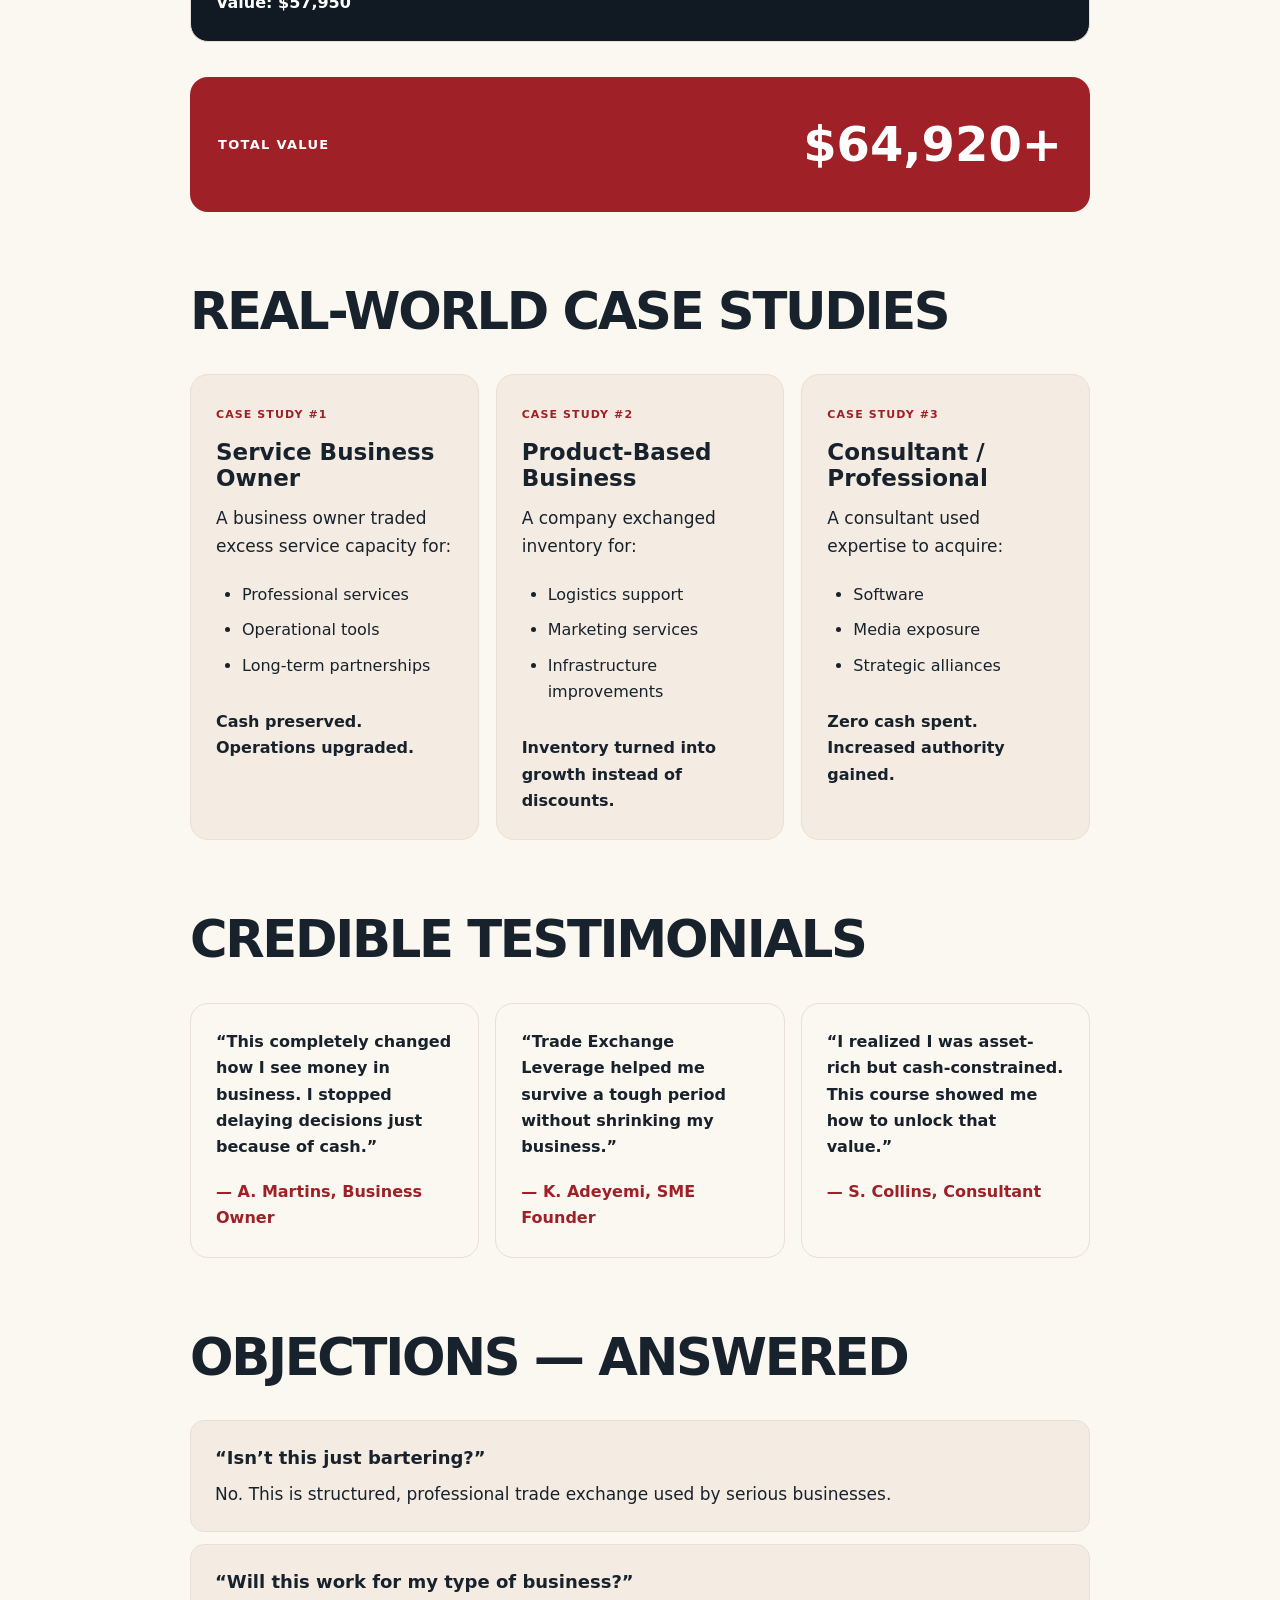
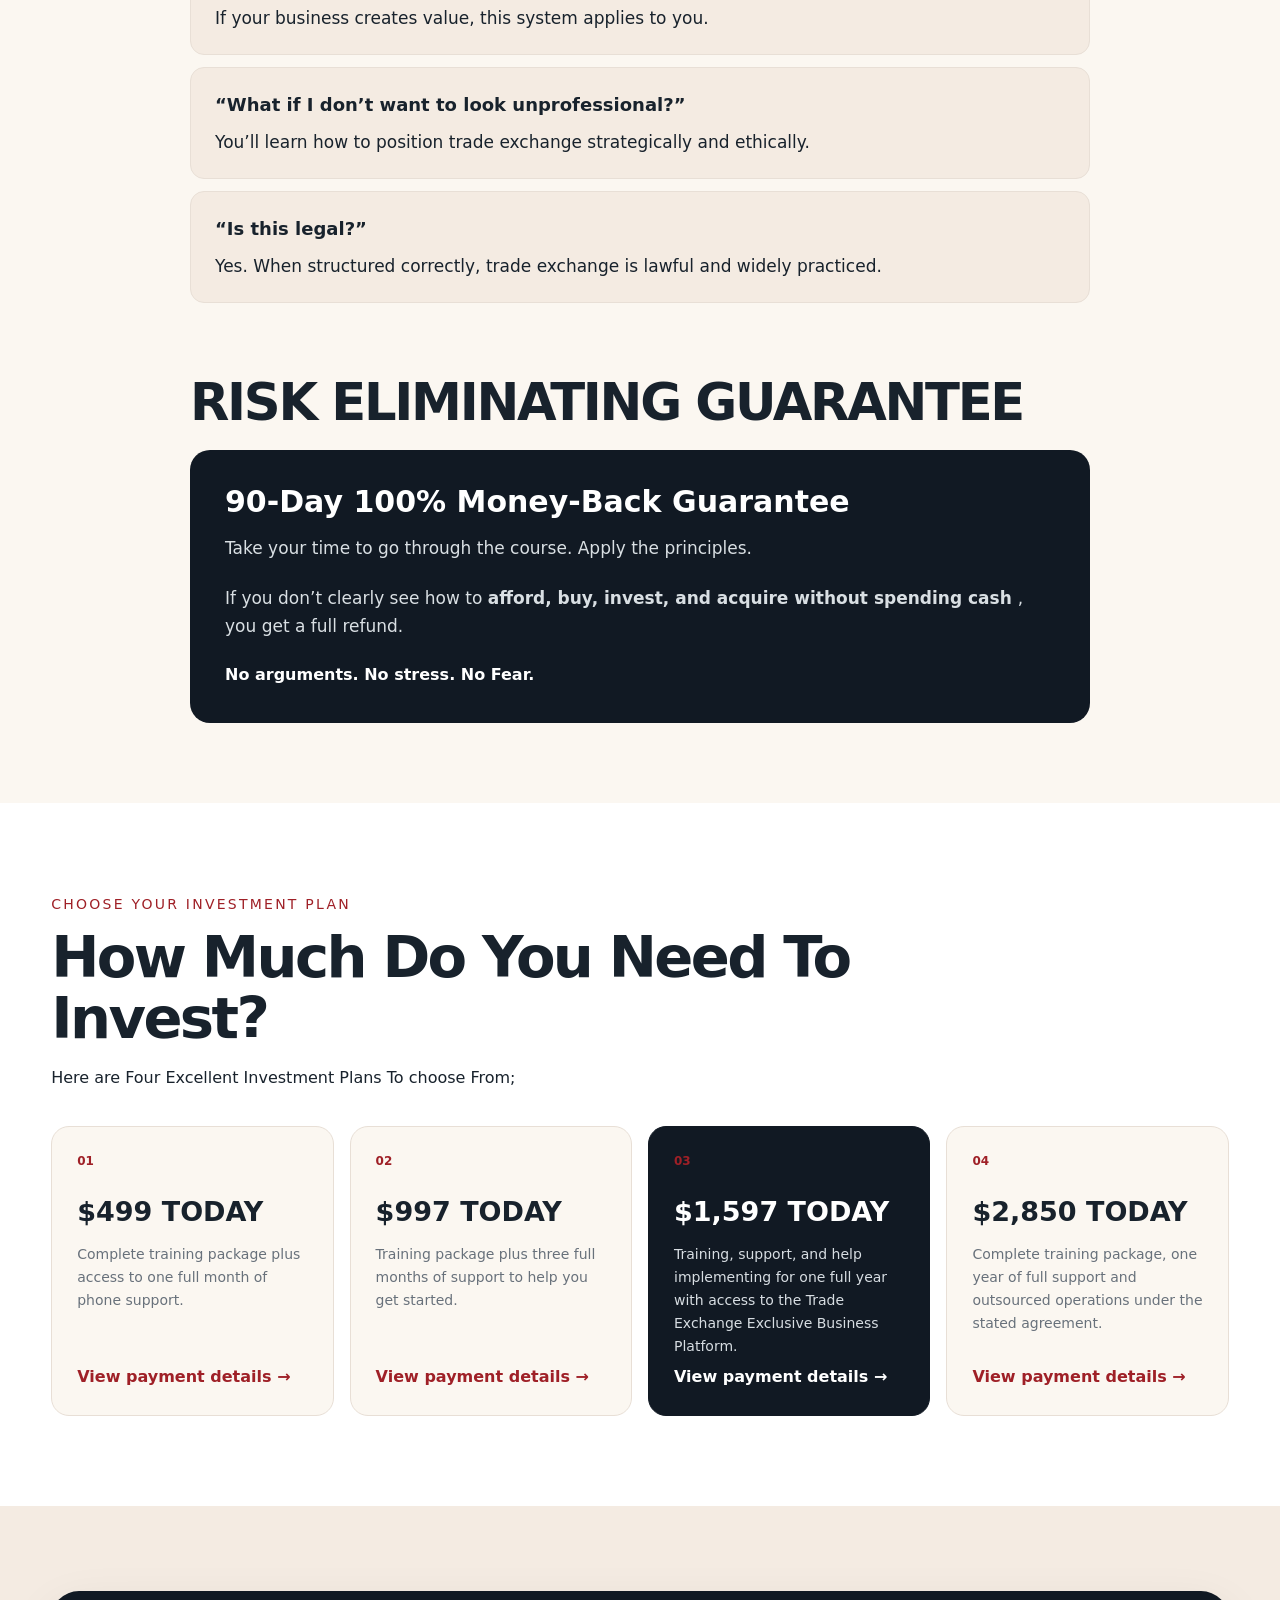
<file: training.html>
<!doctype html>
<html lang="en">

<head>
    <link rel="icon" type="image/png" href="/assets/mobile-logo.png">
    <link rel="stylesheet" href="css/general.css">
    <link rel="stylesheet" href="css/header.css">
    <link rel="stylesheet" href="css/training.css">
    <link rel="stylesheet" href="css/footer.css">
</head>

<body>
    <div id="header"></div>

    <main id="top">

        <!-- =========================
       HERO
  ========================== -->
        <section class="hero">
            <div class="container hero-inner">

                <div class="hero-kicker">
                    GET IN-DEPTH TRAINING TODAY!
                </div>

                <h1>
                    Learn How To Afford, Buy, Invest, Purchase And Acquire
                    Products, Assets And Services
                    <span>ANYWHERE IN THE WORLD WITHOUT SPENDING CASH</span>
                </h1>

                <div class="hero-rule"></div>

                <div class="hero-quote">
                    » Your CASH Problems Surely Ends Here! «
                </div>

                <p class="hero-sub">
                    Raise ALL The Money You Need To Meet Any Major or Emergency
                    Cash Need Without Begging Family And Friends, Nor Borrowing
                    From Banks Or Praying For Social Media Give Away Nor Suffer
                    Painful Overwhelm.
                </p>

                <div class="hero-actions">
                    <a class="btn btn-primary" href="#investment">
                        Get Trade Exchange Leverage
                    </a>

                    <a class="btn btn-secondary" href="#course">
                        See What You’ll Learn
                    </a>
                </div>

                <div class="hero-points">

                    <div>
                        <strong>₦25M–₦25B</strong>
                        <span>
                            Business supplies contract access claim in the supplied material
                        </span>
                    </div>

                    <div>
                        <strong>30 Days</strong>
                        <span>
                            Debt payoff claim stated in the supplied material
                        </span>
                    </div>

                    <div>
                        <strong>90 Days</strong>
                        <span>
                            Money-back guarantee period
                        </span>
                    </div>

                </div>

            </div>
        </section>


        <!-- =========================
       OFFER OPENING
  ========================== -->
        <section class="opening-band">
            <div class="container narrow">

                <div class="callout">

                    <span class="eyebrow">
                        THE OFFER
                    </span>

                    <p>
                        <strong>
                            Start, Scale Or Multiply Your Business WITHOUT RISKING
                            Your Own Cash.
                        </strong>
                    </p>

                    <p>
                        <strong>
                            With Access to Absolutely Guaranteed ₦ 25 Million –
                            ₦ 25 Billion Business Supplies Contract For Your Business
                        </strong>
                    </p>

                    <p>
                        <strong>
                            Legally Pay Off All Your Business Debt In Thirty Days
                            Or Less WITHOUT Using Your Own Cash
                        </strong>
                    </p>

                </div>

                <p class="lead-copy">
                    Make Crazy Sales And Profits From Your Business Despite The
                    Bad Economy – Even If Your Target Customers Are Either Broke,
                    “Osho-Free” Addicts, Stingy, Unresponsive, Skeptical Or
                    Unwilling To Buy From You
                </p>

            </div>
        </section>


        <!-- =========================
       MAIN SALES CONTENT
  ========================== -->
        <section class="story-section" id="course">

            <div class="container content-flow">

                <p>
                    <strong>Get In Depth Training Today!</strong>
                </p>

                <h2>
                    Learn How To Afford, Buy, Invest, Purchase And Acquire
                    Products, Assets And Services ANYWHERE In The World
                    WITHOUT Spending CASH
                </h2>

                <blockquote>
                    » Your CASH Problems Surely Ends Here! «
                </blockquote>

                <p>
                    <strong>
                        “Raise ALL The Money You Need To Meet Any Major or Emergency
                        Cash Need Without Begging Family And Friends, Nor Borrowing
                        From Banks Or Praying For Social Media Give Away Nor Suffer
                        Painful Overwhelm”.
                    </strong>
                </p>

                <p>
                    <strong>
                        Start, Scale Or Multiply Your Business WITHOUT RISKING
                        Your Own Cash.”
                    </strong>
                </p>

                <p>
                    <strong>
                        With Access To Absolutely Guaranteed ₦ 25 Million –
                        ₦ 25 Billion Business Supplies Contract For Your Business
                    </strong>
                </p>

                <p>And</p>

                <p>
                    <strong>
                        Legally Pay Off All Your Business Debt In Thirty Days
                        Or Less WITHOUT Using Your Own Cash
                    </strong>
                </p>

                <p>Plus, More Excitedly;-</p>

                <p>
                    <strong>
                        Make Crazy Sales And Profits From Your Business Despite
                        The Bad Economy – Even If Your Target Customers Are Either
                        Broke, “Osho-Free” Addicts, Stingy, Unresponsive, Skeptical
                        Or Unwilling To Buy From You
                    </strong>
                </p>

                <p>
                    <strong>
                        The Global Resources Exchange Also known as TRADE EXCHANGE
                        LEVERAGE
                    </strong>
                    helps You To Achieve ALL These and more …Just Make Sure You
                    Read every single word in this detailed page to learn more
                    about The Trade Exchange Leverage below …
                </p>

                <p>
                    <strong>The Sad State of Nigeria Today…</strong>
                    Unbearable Inflation, Insecurity, Rapid increase in
                    Unemployment Rate, Electricity tariff hike, impoverished
                    Educational system, Perilous health sector, Weak fiscal
                    position, Skyrocketing food prices, Fragile economic growth
                    recovery, A Bastardized Naira, Increasing Poverty rate,
                    Rising Foreign Trade Imbalance, Destabilized national
                    security architecture, Widespread Corruption, Incongruent
                    monetary and fiscal policy prescriptions, Stifled innovation,
                    Dead civil Society groups & Labour unions and a completely
                    clueless federal, state and local governments who look on
                    as the economy burn to the ground………..
                </p>

                <p>
                    <strong>But What Can We Do?</strong>
                </p>

                <p>
                    <strong>
                        Use The Trade Exchange Leverage To Survive And Prosper
                        In This Woeful Economy !
                    </strong>
                </p>

                <p>
                    <strong>
                        STOP TRYING TO SURVIVE A CASH-CRUSHED ECONOMY
                    </strong>
                </p>

                <h2>
                    <strong>
                        How Smart Business Owners Are Now
                    </strong>
                </h2>

                <p>
                    <strong>
                        Buying, Purchasing, Affording, Investing & Acquiring
                        What They Need
                    </strong>
                </p>

                <h3>
                    <strong>
                        WITHOUT SPENDING CASH — Even in a Bad Economy
                    </strong>
                </h3>

                <p>
                    <strong>In Today’s reality….</strong>
                </p>

                <p>
                    Loans draining up profits. Customers are cautious.
                    Cash flow is tighter than ever.
                </p>

                <p>
                    Customer purchases is declining. Costs are increasing.
                </p>

                <p>And yet…</p>

                <p>
                    Some business owners are still acquiring inventory,
                    Marketing, buying what they need, upgrading their operations,
                    purchasing, investing, and expanding —Without Spending Cash.
                </p>

                <p>
                    <strong>What’s the difference?</strong>
                </p>

                <p>
                    They’ve learned how to
                    <strong>leverage trade exchange.</strong>
                </p>

                <p>Introducing</p>

                <p>
                    <strong>TRADE EXCHANGE LEVERAGE™</strong>
                </p>

                <p>
                    <strong>
                        Afford, Buy, Purchase, Invest & Acquire Products or
                        Services Without Spending Cash — While Unlocking
                        Increased Purchasing Power & Options
                    </strong>
                </p>

                <p>
                    <strong>Let’s be brutally honest</strong>
                </p>

                <p>
                    Right now, “cash only” option is the most
                    <strong>expensive</strong> way to run a business.
                </p>

                <ul>
                    <li>Prices are inflated</li>
                    <li>Credit is risky</li>
                    <li>Loans come with long-term pain</li>
                    <li>Cash-only thinking limits options</li>
                </ul>

                <p>
                    And most business owners are unknowingly trapped by
                    a dangerous assumption:
                </p>

                <p>
                    <strong>
                        “If I don’t have cash, I can’t afford it.”
                    </strong>
                </p>

                <p>
                    That belief is outdated and purely erroneous.
                    And in this economy, it’s deadly.
                </p>

                <p>
                    <strong>
                        Here’s what most businesses don’t realize:
                    </strong>
                </p>

                <p>
                    <strong>
                        Cash is only ONE form of purchasing power.
                    </strong>
                </p>

                <p>
                    <strong>
                        You can Legally Solve MANY and SEVERAL MONEY problems
                        WITHOUT SPENDING CASH Using the TRADE EXCHANGE LEVERAGE!
                    </strong>
                </p>

                <p>
                    Trade Exchange Leverage is “Complementary Currency”,
                    Asset, Financial Instrument, Legal Tender, Valid Currency,
                    Purchasing Power And Cheaper Alternative To Cash.
                </p>

                <p>
                    <strong>
                        Just the same way you use money to buy, sell, invest,
                        pay bills and acquire assets e.t.c so also can you use
                        the Trade Exchange Leverage for same purpose but at a far
                        cheaper cost. Just as you buy and make purchases with cash,
                        is the same thing you can achieve using trade exchange and
                        even more. The trade exchange is not just an alternative
                        or compliment to cash, but it’s a far more superior
                        alternative because having a “cashlike” attribute is only
                        a fraction of its many features and benefits.
                    </strong>
                </p>

                <p>
                    Trade Exchange Leverage is “unlimited” Purchasing Power
                    as you are no longer limited by your Personal Capacity,
                    Expertise, Knowledge, Experience, Industry, Business Type
                    or even Country.
                </p>

                <p>
                    The Trade Exchange Leverage will set you on the path to
                    finally starting, growing and expanding ANY profitable
                    business WITHOUT SPENDING CASH. Also get Some useful
                    cost-saving tips and income generating ideas just to make
                    sure you can get some good sleep at night.
                </p>

                <p>
                    Stop paying CASH for products and services you use in
                    business or personal life… you can easily use
                    “TRADE EXCHANGE” instead and save a FORTUNE!
                </p>

                <p>
                    You get the very same quality goods, services, supplies
                    and vendor support that you’re accustomed to… you just
                    won’t be burning cash to get them anymore!
                </p>

                <div class="value-list">
                    <span>Products.</span>
                    <span>Services.</span>
                    <span>Skills.</span>
                    <span>Inventory.</span>
                    <span>Excess capacity.</span>
                    <span>Expertise.</span>
                </div>

                <p>
                    These are <strong>currencies</strong> —
                    when you know how to leverage them.
                </p>

                <p>
                    Trade exchange is not bartering or swapping.
                    It’s not begging. It’s not discounting.
                </p>

                <p>
                    <strong>
                        The TRADE EXCHANGE LEVERAGE helps individuals and businesses
                        to solve the problem of BUSINESS UNDER PERFORMANCE
                        (excess capacity) by drastically reducing their CASH
                        expenses by alternatively MONETIZING their Products,
                        Services, Assets, Skills, Resources as a means of payment
                        and trade settlement instead of cash.
                    </strong>
                </p>

                <p>
                    <strong>HOW?</strong>
                    Trade Exchange Leverage “NO CASH DOWN” Blueprint is a
                    globally recognized and constantly utilized world class
                    proprietary solution that help you to acquire, buy, invest,
                    afford, purchase and make payment without spending your
                    own cash.
                </p>

                <p>
                    But by helping you to create and utilize your own
                    LEGAL PRIVATE CURRENCY and converting your excess capacity
                    into acceptable purchasing power and added purchasing
                    options that you can use for payment purposes, bill
                    settlement and purchases in place of (or in addition to)
                    your own cash.
                </p>

                <p>
                    <strong>
                        The Trade Exchange Leverage is a Super Transformational
                        Lifestyle And Business Resource That Helps Individuals,
                        SMEs, Large Businesses, Professionals, Investors,
                        Businesses, Government, Employees, Unemployed, Even
                        Students Any Where In Nigeria, Africa and around the
                        World To Solve Money Problems WITHOUT USING CASH…
                    </strong>
                </p>

                <p>
                    Trade Exchange Leverage Can work for you despite your
                    current personal or business situation…..
                </p>

                <p>
                    With the ever increasing high cost of living in Nigeria,
                    Africa, Canada, Europe And America today, one source of
                    income is no longer enough.
                </p>

                <h3>
                    Additional Sources Of Income
                </h3>

                <ol>
                    <li>Enable You Create Additional Sources Of Income</li>
                    <li>Quickly Help You Multiply Your Sources of Income</li>
                    <li>Dramatically Increase The Frequency Of Your Income</li>
                    <li>Immediately Turn Your Financial Emergency Into An Overnight Income Opportunity</li>
                    <li>Help You develop a battle tested game-plan to enable you overcome any financial challenge</li>
                    <li>Equip You With Practical ways to immediately ease your Money burden when suddenly hit with a
                        financial crisis</li>
                    <li>With The Trade Exchange Leverage you’ll learn some tricks, tips, and cost-cutting strategies you
                        need to start saving and earning emergency income</li>
                    <li>Protect Your Income From Inflation, Scarcity, Devaluation and Limitations…..And even more</li>
                </ol>

                <h3>
                    The Trade Exchange Leverage is a strategic system that allows businesses to:
                </h3>

                <ul>
                    <li><strong>Acquire what they need</strong></li>
                    <li><strong>Preserve cash</strong></li>
                    <li><strong>Increase options</strong></li>
                    <li><strong>And operate with leverage</strong></li>
                </ul>

                <p>
                    <strong>
                        This is how businesses survive downturns —
                        and dominate recoveries.
                    </strong>
                </p>

                <p>
                    <strong>
                        Stop paying CASH for products and services you use
                        in business… you can easily use “TRADE EXCHANGE”
                        instead and save a FORTUNE!
                    </strong>
                </p>

                <p>
                    <strong>
                        Cash flow is a company’s most valuable asset and should
                        be protected like Treasure Vault… because without cash
                        flow….you go bankrupt!
                    </strong>
                </p>

                <p>
                    <strong>
                        We all know the saying, “…money saved is money earned”…
                        but it’s never been truer than when you use Trade Exchange
                        Leverage and the massive buying power of trade credit to
                        conserve cash and cut expenses by as much as 80-95%!
                    </strong>
                </p>

                <p>
                    <strong>
                        You get the very same quality goods, services, supplies
                        and vendor support that you’re accustomed to… you just
                        won’t be burning cash to get them anymore!
                    </strong>
                </p>

                <p>
                    <strong>
                        Get the proven insider secrets that Fortune 500 companies
                        and smart business owners have been using for centuries…
                        even though they will never admit it!
                    </strong>
                </p>

                <p>
                    <strong>
                        Stop Burning CASH On Your Everyday Expenses!
                    </strong>
                </p>

                <p>
                    STOP The Temptation And The Embarrassing Practice Of
                    Begging And Borrowing Cash From Friends, Strangers, family,
                    Banks And Financial Institutions Just To Meet A Sudden
                    Or Disturbing Financial Need, Use The Trade Exchange
                    Leverage Instead.
                </p>

                <p>
                    You will Raise Any Amount To Meet Your Personal Or Business
                    Need at Zero Percent Interest rate, No Collateral,
                    No Useless Paper Works, No Guarantor, No Credit Check,
                    No References Required And You Are Not Expected To pay
                    Back Cash As It’s A Self Liquidating Loan
                </p>

                <p>
                    If you are tired of getting rejected by Banks and other
                    financial institutions, Trade Exchange Leverage can provide
                    you with any amount of interest-free Trade Credit line
                    without restrictions.
                </p>

                <p>
                    No credit check, No collateral, No loan fees,
                    No interest, and No cash repayment.
                </p>

                <p>
                    Banks And Money lenders PRAY you don’t discover this
                    hidden knowledge.
                </p>

                <p>
                    The Trade Exchange also gives you Access to grants,
                    funders, scholarships, donors, Venture partners and
                    funding specialists all over the world.
                </p>

                <h2>
                    WHAT IF YOU COULD…
                </h2>

                <ul>
                    <li>Pay for services using your services instead of cash?</li>
                    <li>Acquire tools, software, logistics, or marketing without touching your bank account?</li>
                    <li>Invest in growth opportunities without cash stress?</li>
                    <li>Preserve liquidity while still moving forward?</li>
                    <li>Increase your purchasing power without increasing expenses?</li>
                </ul>

                <p>
                    That’s exactly what
                    <strong>TRADE EXCHANGE LEVERAGE™</strong>
                    trains you to do.
                </p>

                <h2>
                    UNIQUE AND UNBEATABLE BENEFITS?
                </h2>

                <p>
                    <strong>
                        TRADE EXCHANGE LEVERAGE
                    </strong>
                    is a multi purpose resource to help you combat Inflation,
                    Currency Devaluation, Negative Trends, Excess Capacity,
                    Unfair Embargoes, Disruptions, Production Wastage,
                    Assets Underutilization, Complex Technology Evolution,
                    Business Downtime, Talent/manpower Shortage,
                    Hostile Competitors, Business Pivot, Skill Limitations,
                    Location Constraint, Asset Insufficiency, Resources
                    Scarcity, Inhumane Barriers and Terrible Economic Conditions.
                </p>

                <p>
                    <strong>
                        Trade Exchange Leverage is designed to get rid of ANY
                        cash limitations or challenges that you may have.
                    </strong>
                </p>

                <p>
                    <strong>
                        Trade Exchange leverage helps you to unlock your ability
                        to create your own legal private currency and purchasing
                        power.
                    </strong>
                </p>

                <h2>
                    WHAT YOU’LL LEARN INSIDE THE COURSE
                </h2>

                <div class="module-list">

                    <article class="module">
                        <span>MODULE 1</span>
                        <h3>The Trade Exchange Mindset</h3>
                        <ul>
                            <li>Why cash-only thinking destroys businesses in downturns</li>
                            <li>How smart businesses think in terms of leverage</li>
                            <li>Understanding purchasing power beyond money</li>
                        </ul>
                        <strong>Value: $297</strong>
                    </article>

                    <article class="module">
                        <span>MODULE 2</span>
                        <h3>Identifying Your “Tradeable” Assets</h3>
                        <ul>
                            <li>How to uncover hidden value in your business</li>
                            <li>Turning idle capacity into purchasing power</li>
                            <li>What qualifies as a strong trade asset</li>
                        </ul>
                        <strong>Value: $397</strong>
                    </article>

                    <article class="module">
                        <span>MODULE 3</span>
                        <h3>How to Afford & Buy Without Cash</h3>
                        <ul>
                            <li>Structuring trade exchange deals properly</li>
                            <li>Buying products & services using value instead of money</li>
                            <li>Ethical, professional, and legal trade frameworks</li>
                        </ul>
                        <strong>Value: $497</strong>
                    </article>

                    <article class="module">
                        <span>MODULE 4</span>
                        <h3>Trade Exchange for Investment & Growth</h3>
                        <ul>
                            <li>How to invest without cash</li>
                            <li>Acquiring long-term value using trade leverage</li>
                            <li>Using trade exchange to expand capabilities</li>
                        </ul>
                        <strong>Value: $697</strong>
                    </article>

                    <article class="module">
                        <span>MODULE 5</span>
                        <h3>Scaling Your Purchasing Power</h3>
                        <ul>
                            <li>Turning one trade into multiple opportunities</li>
                            <li>Building long-term trade relationships</li>
                            <li>Increasing options even in difficult markets</li>
                        </ul>
                        <strong>Value: $597</strong>
                    </article>

                    <article class="module">
                        <span>MODULE 6</span>
                        <h3>Access Trade Exchange Networks And Global Marketplaces</h3>
                        <ul>
                            <li>How to price your assets fairly</li>
                            <li>Avoiding bad or one-sided deals</li>
                            <li>Protecting your business legally</li>
                        </ul>
                        <strong>Value: $497</strong>
                    </article>

                </div>

                <h2>
                    MORE ADVANACED TRAINING MODULES TO TRANFORM YOUR INCOME,
                    BUSINESS AND PROFIT
                </h2>

                <p>
                    You Can Easily Learn To Be A MASTER Trade Exchange Expert
                    and implement it in your business TODAY.
                </p>

                <div class="numbered-benefits">

                    <ol>
                        <li>Get Business finance to start or expand your Business/Project in 7-90 days or less without
                            collateral</li>
                        <li>Sell off your products, services, Assets, and Properties in 7-90 days or less</li>
                        <li>Advertise your business in Newspapers, Radio, TV, Billboards, Internet… WITHOUT SPENDING
                            CASH.</li>
                        <li>Pay Off every Debt you owe in 7-90 Days or less</li>
                        <li>Import and Export Products WITHOUT SPENDING CASH.</li>
                        <li>Legally “Print Your Own Currency” and use it to make any type of purchase you desire.</li>
                        <li>MAKE INVESTORS And CLIENTS/CUSTOMERS LINE UP AND PRACTICALLY BEG YOU TO TAKE THEIR MONEY FOR
                            YOUR BUSINESS</li>
                        <li>Convert your space, time, expertise, knowledge, excess stocks to INSTANT CASH.</li>
                        <li>Use Trade Exchange for massive corporate social responsibility (C.S.R)</li>
                        <li>Access rare and confidential investment opportunities</li>
                        <li>Acquire any type of Asset, Property, Product, Service or Franchise WITHOUT SPENDING CASH
                        </li>
                        <li>ELIMINATE BUSINESS RISKS.</li>
                        <li>Get Marketing, Finance, Accounting, ICT, Administrative, Insurance, Legal service or
                            whatever Business or Professional services WITHOUT SPENDING CASH.</li>
                        <li>Receive INSTANT Business line of credit up to 10 million Naira WITHOUT COLLATERAL</li>
                        <li>Access over 40 Million customers WITHOUT SPENDING CASH on marketing expenses</li>
                        <li>Increase your Business Revenue and Profit By 1,000% to 10,000% in 7-90 days</li>
                        <li>Start, Grow or Expand any Business WITHOUT SPENDING CASH.</li>
                        <li>Reduce Business and personal expenses by up to 90%</li>
                        <li>Use Trade Exchange to LEGALLY Lobby and ETHICALLY Bribe for Business Deals, Positions,
                            Markets, Products, Connections, Favours or Contracts</li>
                        <li>RECEIVE EXPORTS/SUPPLY CONTRACTS FOR FUTURE SALES OF YOUR PRODUCTS OVER A 5 TO 20-YEAR
                            PERIOD.</li>
                        <li>Create multiple streams of income WITHOUT SPENDING CASH.</li>
                        <li>Use Trade Exchange To Legally and PERMANENTLY STOP paying school fees for your children</li>
                        <li>Get up to 90% discount on all your purchases to reduce expenses</li>
                        <li>Hire and retain the services of the most expensive and highly sort after experts</li>
                        <li>Expand your business and distribution channels without cash cost</li>
                        <li>Learn How Trade Exchange can help you to drastically reduce and in some cases even
                            completely eliminate your tax burden</li>
                        <li>Be a business representative to several companies and earn a lifetime royalty/profit</li>
                        <li>Learn How Trade Exchange gives you access to wealthy and generous people and businesses</li>
                        <li>Get paid “special minimum wage” starting at…. #570,000 per month with Trade Exchange</li>
                        <li>Learn How you can generate or save at least $250,000 in 60-90 days</li>
                        <li>Case study: How a young man went from $350 in business capital to over $100,000+ per year
                            income in a side hustle via Trade Exchange Leverage.</li>
                        <li>Connect and Partner with Local and Global businesses, Investors, Organizations and
                            Government of other countries</li>
                        <li>How To Turn $28,000 Into $250,000 Per Month Or $3 million Per Year Income In 7-90 Days</li>
                        <li>Learn How To Make over $1 million A Year Without Picking Up The Phone</li>
                        <li>Win instant business supplies contract worth #10 Million up to #750 Million Guaranteed.</li>
                        <li>Use Trade To Get up to 10,000 % percent return on your marketing investment for your
                            business.</li>
                        <li>Use Trade Exchange to get instant and permanent Access to army of highly skilled and
                            champion marketers</li>
                        <li>Solve all your problems such as lack of capital, low customers, low sales revenue, low
                            profit, unsold stock, surplus inventory, etc.</li>
                    </ol>

                </div>

                <h2>
                    BONUS RESOURCES (VERY LIMITED TIME)
                </h2>

                <div class="bonus-grid">

                    <article class="bonus">
                        <span>🎁 BONUS #1</span>
                        <h3>Trade Exchange Deal Templates</h3>
                        <p>Ready-to-use agreements & proposals</p>
                        <strong>Value: $297</strong>
                    </article>

                    <article class="bonus">
                        <span>🎁 BONUS #2</span>
                        <h3>Real-World Trade Exchange Case Studies</h3>
                        <p>Learn from businesses who already use this system</p>
                        <strong>Value: $197</strong>
                    </article>

                    <article class="bonus">
                        <span>🎁 BONUS #3</span>
                        <h3>Asset Valuation Cheat Sheet</h3>
                        <p>Avoid underpricing your value</p>
                        <strong>Value: $197</strong>
                    </article>

                    <article class="bonus">
                        <span>🎁 BONUS #4</span>
                        <h3>Trade Negotiation Scripts</h3>
                        <p>What to say — and how to say it</p>
                        <strong>Value: $247</strong>
                    </article>

                    <article class="bonus bonus-large">
                        <span>💰 RARE BONUS</span>
                        <h3>
                            Trade Exchange Huge Learning Collection
                        </h3>
                        <p>
                            Everything you need to learn about the Trade Exchange
                            Industry; Courses, Trainings, Books and more
                        </p>
                        <strong>Value: $57,950</strong>
                    </article>

                </div>

                <div class="total-value">
                    <span>TOTAL VALUE</span>
                    <strong>$64,920+</strong>
                </div>


                <h2>
                    REAL-WORLD CASE STUDIES
                </h2>

                <div class="case-grid">

                    <article>
                        <span>CASE STUDY #1</span>
                        <h3>Service Business Owner</h3>
                        <p>A business owner traded excess service capacity for:</p>
                        <ul>
                            <li>Professional services</li>
                            <li>Operational tools</li>
                            <li>Long-term partnerships</li>
                        </ul>
                        <strong>Cash preserved. Operations upgraded.</strong>
                    </article>

                    <article>
                        <span>CASE STUDY #2</span>
                        <h3>Product-Based Business</h3>
                        <p>A company exchanged inventory for:</p>
                        <ul>
                            <li>Logistics support</li>
                            <li>Marketing services</li>
                            <li>Infrastructure improvements</li>
                        </ul>
                        <strong>Inventory turned into growth instead of discounts.</strong>
                    </article>

                    <article>
                        <span>CASE STUDY #3</span>
                        <h3>Consultant / Professional</h3>
                        <p>A consultant used expertise to acquire:</p>
                        <ul>
                            <li>Software</li>
                            <li>Media exposure</li>
                            <li>Strategic alliances</li>
                        </ul>
                        <strong>Zero cash spent. Increased authority gained.</strong>
                    </article>

                </div>


                <h2>
                    CREDIBLE TESTIMONIALS
                </h2>

                <div class="testimonial-grid">

                    <blockquote>
                        “This completely changed how I see money in business.
                        I stopped delaying decisions just because of cash.”
                        <cite>— A. Martins, Business Owner</cite>
                    </blockquote>

                    <blockquote>
                        “Trade Exchange Leverage helped me survive a tough period
                        without shrinking my business.”
                        <cite>— K. Adeyemi, SME Founder</cite>
                    </blockquote>

                    <blockquote>
                        “I realized I was asset-rich but cash-constrained.
                        This course showed me how to unlock that value.”
                        <cite>— S. Collins, Consultant</cite>
                    </blockquote>

                </div>


                <h2>
                    OBJECTIONS — ANSWERED
                </h2>

                <div class="faq-list">

                    <article>
                        <strong>“Isn’t this just bartering?”</strong>
                        <p>
                            No. This is structured, professional trade exchange
                            used by serious businesses.
                        </p>
                    </article>

                    <article>
                        <strong>“Will this work for my type of business?”</strong>
                        <p>
                            If your business creates value, this system applies to you.
                        </p>
                    </article>

                    <article>
                        <strong>“What if I don’t want to look unprofessional?”</strong>
                        <p>
                            You’ll learn how to position trade exchange strategically
                            and ethically.
                        </p>
                    </article>

                    <article>
                        <strong>“Is this legal?”</strong>
                        <p>
                            Yes. When structured correctly, trade exchange is lawful
                            and widely practiced.
                        </p>
                    </article>

                </div>


                <h2>
                    RISK ELIMINATING GUARANTEE
                </h2>

                <div class="guarantee">

                    <h3>
                        90-Day 100% Money-Back Guarantee
                    </h3>

                    <p>
                        Take your time to go through the course.
                        Apply the principles.
                    </p>

                    <p>
                        If you don’t clearly see how to
                        <strong>
                            afford, buy, invest, and acquire without spending cash
                        </strong>,
                        you get a full refund.
                    </p>

                    <strong>
                        No arguments. No stress. No Fear.
                    </strong>

                </div>

            </div>
        </section>


        <!-- =========================
       INVESTMENT PLANS
  ========================== -->
        <section class="investment-section" id="investment">

            <div class="container">

                <div class="section-heading">

                    <span class="eyebrow">
                        CHOOSE YOUR INVESTMENT PLAN
                    </span>

                    <h2>
                        How Much Do You Need To Invest?
                    </h2>

                    <p>
                        Here are Four Excellent Investment Plans To choose From;
                    </p>

                </div>

                <div class="plans">

                    <article class="plan">
                        <span class="plan-no">01</span>
                        <h3>$499 TODAY</h3>
                        <p>
                            Complete training package plus access to one full month
                            of phone support.
                        </p>
                        <a href="#payment" class="text-link">
                            View payment details →
                        </a>
                    </article>

                    <article class="plan">
                        <span class="plan-no">02</span>
                        <h3>$997 TODAY</h3>
                        <p>
                            Training package plus three full months of support
                            to help you get started.
                        </p>
                        <a href="#payment" class="text-link">
                            View payment details →
                        </a>
                    </article>

                    <article class="plan featured">
                        <span class="plan-no">03</span>
                        <h3>$1,597 TODAY</h3>
                        <p>
                            Training, support, and help implementing for one full
                            year with access to the Trade Exchange Exclusive
                            Business Platform.
                        </p>
                        <a href="#payment" class="text-link">
                            View payment details →
                        </a>
                    </article>

                    <article class="plan">
                        <span class="plan-no">04</span>
                        <h3>$2,850 TODAY</h3>
                        <p>
                            Complete training package, one year of full support
                            and outsourced operations under the stated agreement.
                        </p>
                        <a href="#payment" class="text-link">
                            View payment details →
                        </a>
                    </article>

                </div>

            </div>

        </section>


        <!-- =========================
       OFFER
  ========================== -->
        <section class="offer-section">

            <div class="container offer-box">

                <span class="eyebrow">
                    CURRENT OFFER IN THE SUPPLIED COPY
                </span>

                <h2>
                    GET THE COMPLETE TRADE EXCHANGE SYSTEM
                    FOR ONLY $49 OR #75,000
                </h2>

                <p>
                    THE PRICE RETURNS BACK TO $469 OR #575,500
                    AFTER THIS JANUARY FIRE-SALE.
                </p>

                <a class="btn btn-primary" href="#payment">
                    Lock In The Training Plan
                </a>

                <p class="fine">
                    The page content states that this offer expires
                    after the first four (4) people register.
                </p>

            </div>

        </section>


        <!-- =========================
       PAYMENT
  ========================== -->
        <section class="payment-section" id="payment">

            <div class="container payment-grid">

                <div>

                    <span class="eyebrow">
                        HOW TO ORDER
                    </span>

                    <h2>
                        Get Your Training Investment Plan Today
                    </h2>

                    <p>
                        Make payment using either of the supplied bank details,
                        then send your confirmation with the requested information.
                    </p>

                </div>


                <div class="payment-cards">

                    <article class="payment-card">

                        <span>
                            UBA BANK PLC
                        </span>

                        <h3>
                            United Bank For Africa (UBA) Bank PLC nationwide
                        </h3>

                        <p>
                            <strong>Account Name:</strong>
                            Victor Onyerome Ogwu
                        </p>

                        <p>
                            <strong>Amount:</strong>
                            $ 49 or ₦ 75,000
                        </p>

                        <p>
                            <strong>Account Number:</strong>
                            217-367-0475
                        </p>

                    </article>


                    <article class="payment-card">

                        <span>
                            STERLING BANK PLC
                        </span>

                        <h3>
                            Sterling Bank PLC
                        </h3>

                        <p>
                            <strong>Account Name:</strong>
                            Victor Onyerome Ogwu
                        </p>

                        <p>
                            <strong>Amount:</strong>
                            $ 49 or ₦ 75, 000
                        </p>

                        <p>
                            <strong>Account Number:</strong>
                            00 7- 466- 5243
                        </p>

                    </article>

                </div>

            </div>


            <div class="container confirmation">

                <div>

                    <strong>
                        Payment confirmation
                    </strong>

                    <p>
                        Send a confirmation email to
                        <b>viktor@purchasingpowervault.com</b>
                        with the Subject: ‘Payment Made’.
                    </p>

                    <p>
                        Include: Name, Phone number, Email-Address and,
                        Contact Address.
                    </p>

                    <p>
                        Or send Your Name + Email + Phone Number To
                        <b>08035465691</b>.
                    </p>

                </div>


                <div>

                    <strong>
                        For Enquiries
                    </strong>

                    <p>
                        VIKTOR <b>+234 803 546 5691</b>
                    </p>

                    <p>
                        Email:
                        <b>viktor@purchasingpowervault.com</b>
                    </p>

                    <p>
                        Selar:
                        <a href="https://selar.co/m/Viktor28" target="_blank" rel="noopener">
                            selar.co/m/Viktor28
                        </a>
                    </p>

                </div>

            </div>

        </section>


        <!-- =========================
       FINAL CTA
  ========================== -->
        <section class="final-cta">

            <div class="container final-inner">

                <span class="eyebrow">
                    TAKE ACTION
                </span>

                <h2>
                    Cash is tightening. Options are shrinking.
                    Leverage is the new survival skill.
                </h2>

                <a class="btn btn-light" href="#payment">
                    Enroll Now
                </a>

            </div>

        </section>

    </main>



    <div id="footer"></div>
    <div id="chat-icon"></div>

    <script src="js/training.js"></script>
    <script src="js/load.js"></script>
</body>

</html>
</file>
<file: css/general.css>
:root {
  --cream: #fbf7f1;
  --cream-2: #f4ebe2;
  --navy: #111923;
  --navy-2: #17222d;
  --red: #9f2027;
  --red-dark: #73161c;
  --peach: #f6d9cf;
  --gold: #d8a72b;
  --text: #18222c;
  --muted: #68717b;
  --white: #fff;
  --line: #e8dfd6;
  --shadow: 0 18px 50px rgba(17, 25, 35, .09);
  --radius: 18px;
}

* {
  box-sizing: border-box;
  margin: 0;
  padding: 0;
}

html {
  scroll-behavior: smooth;
}

body {
  font-family: Inter, ui-sans-serif, system-ui, -apple-system,
    BlinkMacSystemFont, "Segoe UI", sans-serif;
  color: var(--text);
  background: var(--cream);
  line-height: 1.65;
}

img {
  display: block;
  max-width: 100%;
}

a {
  text-decoration: none;
  color: inherit;
}

button,
input,
textarea {
  font: inherit;
}
</file>
<file: css/home.css>
.container {
  width: min(1180px, 92%);
  margin: auto
}

.section {
  padding: 40px 0
}

.soft {
  background: #fffaf6
}

.dark {
  background: var(--navy);
  color: #fff
}

.eyebrow {
  font-size: 14px;
  font-weight: 500;
  letter-spacing: .16em;
  color: var(--red);
  margin-bottom: 12px
}

.eyebrow-contact {
  font-size: 30px;
  font-weight: 700;
}

h1 {
  font-size: clamp(44px, 3.5vw, 78px);
  line-height: .98;
  letter-spacing: -.045em
}

h1 em {
  font-style: normal;
  color: var(--red)
}

h1 span {
  font-size: 25px;
  color: #252b34;
  font-weight: 500;
}

h2 {
  font-size: clamp(36px, 4.6vw, 58px);
  line-height: 1.04;
  letter-spacing: -.035em;
  margin-bottom: 1px;
  line-height: 1.2;
}

.lead {
  font-size: 18px;
  color: #4f5963;
  max-width: 700px
}

.section-lead {
  font-size: 19px;
  color: #5d6771;
  margin: 15px 0
}

.btn {
  display: inline-flex;
  align-items: center;
  justify-content: center;
  gap: 10px;
  padding: 14px 22px;
  border-radius: 10px;
  font-weight: 800;
  border: 1px solid transparent;
  transition: .25s
}

.btn-primary {
  background: var(--red);
  color: #fff;
  box-shadow: 0 10px 25px rgba(159, 32, 39, .2)
}

.btn-primary:hover {
  transform: translateY(-2px);
  background: var(--red-dark)
}

.btn-light {
  background: #fff;
  border-color: #d6ccc2
}

.btn-red {
  background: #c1282f;
  color: #fff
}

.text-cta {
  display: inline-block;
  margin-top: 18px;
  font-weight: 800;
  color: var(--red)
}


.hero {
  padding-top: 45px
}

.hero-grid {
  display: grid;
  grid-template-columns: 1.02fr .98fr;
  align-items: center;
  gap: 36px
}

.hero-media {
  position: relative;
  width: 100%;
  min-height: 0;
  overflow: hidden;
  border-radius: 0 0 0 100px;
  background: transparent;
}

.hero-media > img {
  display: block;
  width: 100%;
  height: auto;
  max-width: 100%;
  object-fit: contain;
  object-position: center;
}

.hero-copy {
  padding-inline: 20px;
}

.hero-copy .lead {
  margin: 20px 0
}

.hero-actions {
  display: flex;
  gap: 12px;
  flex-wrap: wrap;
  margin: 24px 0
}

.trust-row {
  display: flex;
  align-items: center;
  gap: 12px;
  font-weight: 800;
  font-size: 12px
}

.trust-row small {
  color: #888;
  font-weight: 500
}

.client-strip {
  margin-top: 13px;
  width: 430px;
  max-width: 100%;
  height: 34px;
  object-fit: cover;
  object-position: left center
}



.hero-text-ticker {
  width: 100%;
  max-width: 620px;
  overflow: hidden;
  border-top: 1px solid var(--line);
  border-bottom: 1px solid var(--line);
  margin-top: 20px;
  padding: 11px 0;
  mask-image: linear-gradient(90deg, transparent, #000 8%, #000 92%, transparent)
}

.ticker-track {
  display: flex;
  align-items: center;
  width: max-content;
  gap: 17px;
  white-space: nowrap;
  animation: heroTicker 26s linear infinite
}

.ticker-track span {
  font-size: 9px;
  font-weight: 900;
  letter-spacing: .15em;
  color: #5f6870
}

.ticker-track i {
  font-size: 9px;
  color: #d5a500;
  font-style: normal
}

@keyframes heroTicker {
  to {
    transform: translateX(-50%)
  }
}


@keyframes heroFloat {

  0%,
  100% {
    transform: translateY(0)
  }

  50% {
    transform: translateY(-5px)
  }
}


.experience-badge {
  position: absolute;
  right: 18px;
  top: 80px;
  background: var(--red);
  color: #fff;
  border-radius: 18px;
  padding: 16px 18px;
  text-align: center;
  box-shadow: var(--shadow)
}

.experience-badge strong {
  display: block;
  font-size: 27px
}

.experience-badge span {
  font-size: 10px
}

.scribble {
  position: absolute;
  left: 35px;
  top: 115px;
  font-family: cursive;
  font-size: 17px;
  transform: rotate(-8deg);
  color: #313131
}

.stats {
  background: var(--navy);
  color: #fff;
  padding: 17px 0
}

.stats-grid {
  display: grid;
  grid-template-columns: repeat(4, 1fr)
}

.stats-grid>div {
  text-align: center;
  border-right: 1px solid rgba(255, 255, 255, .2);
  padding: 9px
}

.stats-grid>div:last-child {
  border: 0
}

.stats-grid b {
  display: block;
  color: #f2c83b;
  font-size: 24px
}

.stats-grid span {
  font-size: 11px;
  color: #ddd
}

.two-col {
  display: grid;
  grid-template-columns: 1fr 1fr;
  gap: 70px;
  align-items: center
}



/* =========================================================
   CLEAN CHALLENGES LIST
========================================================= */

.clean-challenges {

  --cc-bg: #fbf8f2;
  --cc-navy: #101a2a;
  --cc-muted: #647080;

  --cc-red: #d9202d;
  --cc-red-soft: #fff0ef;
  --cc-red-icon: #ffe0df;

  --cc-yellow: #d48a00;
  --cc-yellow-soft: #fff8e7;
  --cc-yellow-icon: #ffedbd;

  --cc-line: #e7e0d7;

  width: 100%;

  position: relative;

  overflow: hidden;

  padding: 30px 0 75px;

  background:
    radial-gradient(circle at 8% 12%,
      rgba(217, 32, 45, .035),
      transparent 24%),
    radial-gradient(circle at 92% 10%,
      rgba(212, 138, 0, .045),
      transparent 24%),
    var(--cc-bg);

  color: var(--cc-navy);
}


/* =========================================================
   CONTAINER
========================================================= */

.clean-challenges-container {

  width: min(1180px, 92%);

  margin: 0 auto;
}


/* =========================================================
   HEADER
========================================================= */

.clean-challenges-header {

  max-width: 760px;

  margin: 0 auto 55px;

  text-align: center;
}


/* Eyebrow */

.clean-challenges-eyebrow {

  display: inline-flex;

  align-items: center;

  justify-content: center;

  gap: 12px;

  padding: 8px 22px;

  border-radius: 999px;

  background: #ffe8e8;

  color: var(--cc-red);

  font-size: 11px;

  font-weight: 900;

  letter-spacing: .16em;

  line-height: 1;
}


.clean-challenges-eyebrow span {

  width: 25px;

  height: 1px;

  background: currentColor;

  opacity: .6;
}


/* Heading */

.clean-challenges-header h2 {

  margin: 20px 0 14px;

  font-size: clamp(44px, 5vw, 70px);

  line-height: .98;

  letter-spacing: -.055em;

  font-weight: 900;
}


.clean-challenges-header h2 strong {

  display: block;

  color: var(--cc-red);

  font-weight: 900;
}


/* Header paragraph */

.clean-challenges-header p {

  max-width: 620px;

  margin: 0 auto;

  color: var(--cc-muted);

  font-size: 16px;

  line-height: 1.6;
}


/* =========================================================
   LIST
========================================================= */

.clean-challenges-list {

  display: grid;
  grid-template-columns: repeat(2, minmax(0, 1fr));
  column-gap: 55px;
  position: relative;
}



/* =========================================================
   LIST ITEM
========================================================= */

.clean-challenge-item {
  min-height: 92px;
  display: grid;
  grid-template-columns:
    48px 58px minmax(0, 1fr) 42px;
  align-items: center;
  gap: 16px;
  border-bottom: 1px solid var(--cc-line);
  text-decoration: none;
  position: relative;
  color: var(--cc-navy);
  transition:
    background .25s ease,
    padding .25s ease,
    transform .25s ease;


  min-height: 68px;
  padding: 6px 3px;
}



/* Left accent */

.clean-challenge-item::before {

  content: "";

  position: absolute;

  left: -12px;

  top: 18px;

  width: 3px;

  height: 0;

  border-radius: 10px;

  transition: height .25s ease;
}


/* Hover */

.clean-challenge-item:hover {

  padding-left: 12px;

  padding-right: 12px;

  background: rgba(255, 255, 255, .55);

  transform: translateX(3px);
}


.clean-challenge-item:hover::before {

  height: 55px;
}


/* Red accent */

.challenge-red::before {

  background: var(--cc-red);
}


/* Yellow accent */

.challenge-yellow::before {

  background: var(--cc-yellow);
}


/* =========================================================
   NUMBER
========================================================= */

.clean-challenge-number {

  width: 43px;

  height: 34px;

  display: grid;

  place-items: center;

  border-radius: 9px;

  font-size: 11px;

  font-weight: 900;

  line-height: 1;
}


.challenge-red .clean-challenge-number {

  background: var(--cc-red-icon);

  color: var(--cc-red);
}


.challenge-yellow .clean-challenge-number {

  background: var(--cc-yellow-icon);

  color: var(--cc-yellow);
}


/* =========================================================
   ICON
========================================================= */

.clean-challenge-icon {

  width: 35px;

  height: 35px;

  display: grid;

  place-items: center;

  border-radius: 12px;
}


.challenge-red .clean-challenge-icon {

  background: var(--cc-red-icon);

  color: var(--cc-red);
}


.challenge-yellow .clean-challenge-icon {

  background: var(--cc-yellow-icon);

  color: var(--cc-yellow);
}


.clean-challenge-icon svg {

  width: 25px;

  height: 25px;

  fill: none;

  stroke: currentColor;

  stroke-width: 1.7;

  stroke-linecap: round;

  stroke-linejoin: round;
}


/* Naira */

.clean-naira-icon {

  font-family:
    Arial,
    Helvetica,
    sans-serif;

  font-size: 28px;

  font-weight: 700;
}


/* =========================================================
   TITLE
========================================================= */

.clean-challenge-title {

  color: var(--cc-navy);
  font-size: 20px;


  font-weight: 500;

  letter-spacing: -.02em;

  transition: color .25s ease;
}


.challenge-red:hover .clean-challenge-title {

  color: var(--cc-red);
}


.challenge-yellow:hover .clean-challenge-title {

  color: var(--cc-yellow);
}


/* =========================================================
   ARROW
========================================================= */

.clean-challenge-arrow {

  width: 40px;

  height: 40px;

  display: grid;

  place-items: center;

  border-radius: 50%;

  transition:
    transform .25s ease,
    background .25s ease;
}


.challenge-red .clean-challenge-arrow {

  color: var(--cc-red);

  background: rgba(217, 32, 45, .06);
}


.challenge-yellow .clean-challenge-arrow {

  color: var(--cc-yellow);

  background: rgba(212, 138, 0, .07);
}


.clean-challenge-arrow svg {

  width: 18px;

  height: 18px;

  fill: none;

  stroke: currentColor;

  stroke-width: 2;

  stroke-linecap: round;

  stroke-linejoin: round;
}


.clean-challenge-item:hover .clean-challenge-arrow {

  transform: translateX(5px);
}


/* =========================================================
   BOTTOM TRANSITION
========================================================= */

.clean-challenges-transition {

  display: grid;

  grid-template-columns:
    68px minmax(0, 1fr) auto;

  align-items: center;

  gap: 22px;

  margin-top: 28px;

  padding: 20px 23px;

  border-radius: 15px;

  background:
    linear-gradient(100deg,
      #fff0ef,
      #fff5e9);

  border: 1px solid #f0d8d1;
}


/* Mark */

.clean-transition-mark {

  width: 58px;

  height: 58px;

  display: grid;

  place-items: center;

  border-radius: 50%;

  background: var(--cc-red);

  color: #fff;

  font-size: 27px;

  font-weight: 900;

  box-shadow:
    0 8px 20px rgba(217, 32, 45, .15);
}


/* Copy */

.clean-transition-copy {

  padding-left: 20px;

  border-left: 1px solid #e6bbb7;
}


.clean-transition-copy h3 {

  margin: 0 0 4px;

  color: var(--cc-navy);

  font-size: 18px;

  line-height: 1.2;

  font-weight: 900;
}


.clean-transition-copy p {

  margin: 0;

  color: var(--cc-muted);

  font-size: 12px;

  line-height: 1.5;
}


/* Button */

.clean-transition-button {

  display: inline-flex;

  align-items: center;

  justify-content: center;

  gap: 9px;

  min-width: 185px;

  padding: 14px 18px;

  border-radius: 8px;

  background: var(--cc-red);

  color: #fff;

  text-decoration: none;

  font-size: 12px;

  font-weight: 900;

  transition:
    transform .25s ease,
    background .25s ease,
    box-shadow .25s ease;
}


.clean-transition-button svg {

  width: 17px;

  height: 17px;

  fill: none;

  stroke: currentColor;

  stroke-width: 2;

  stroke-linecap: round;

  stroke-linejoin: round;
}


.clean-transition-button:hover {

  background: #b91824;

  transform: translateY(-2px);

  box-shadow:
    0 10px 22px rgba(217, 32, 45, .18);
}


/* =========================================================
   ENTRY ANIMATION
========================================================= */

@keyframes cleanChallengeReveal {

  from {

    opacity: 0;

    transform: translateY(15px);
  }

  to {

    opacity: 1;

    transform: translateY(0);
  }
}


.clean-challenge-item {

  animation:
    cleanChallengeReveal .55s ease both;
}


.clean-challenge-item:nth-child(1) {
  animation-delay: .03s;
}

.clean-challenge-item:nth-child(2) {
  animation-delay: .06s;
}

.clean-challenge-item:nth-child(3) {
  animation-delay: .09s;
}

.clean-challenge-item:nth-child(4) {
  animation-delay: .12s;
}

.clean-challenge-item:nth-child(5) {
  animation-delay: .15s;
}

.clean-challenge-item:nth-child(6) {
  animation-delay: .18s;
}

.clean-challenge-item:nth-child(7) {
  animation-delay: .21s;
}

.clean-challenge-item:nth-child(8) {
  animation-delay: .24s;
}

.clean-challenge-item:nth-child(9) {
  animation-delay: .27s;
}

.clean-challenge-item:nth-child(10) {
  animation-delay: .30s;
}

.clean-challenge-item:nth-child(11) {
  animation-delay: .33s;
}

.clean-challenge-item:nth-child(12) {
  animation-delay: .36s;
}


/* =========================================================
   TABLET
========================================================= */

@media (max-width: 900px) {

  .clean-challenges {

    padding: 80px 0 60px;
  }

  .clean-challenges-list {

    column-gap: 30px;
  }

  .clean-challenge-item {

    grid-template-columns:
      42px 50px minmax(0, 1fr) 36px;

    gap: 11px;
  }

  .clean-challenge-number {

    width: 38px;

    height: 31px;

    font-size: 10px;
  }

  .clean-challenge-icon {

    width: 44px;

    height: 44px;
  }

  .clean-challenge-icon svg {

    width: 22px;

    height: 22px;
  }

  .clean-challenge-title {

    font-size: 14px;
  }

  .clean-challenge-arrow {

    width: 35px;

    height: 35px;
  }

  .clean-challenges-transition {

    grid-template-columns:
      60px 1fr;
  }

  .clean-transition-button {

    grid-column: 2;

    justify-self: start;
  }
}


/* =========================================================
   MOBILE
========================================================= */

@media (max-width: 650px) {

  .clean-challenges {

    padding: 65px 0 50px;
  }

  .clean-challenges-container {

    width: min(94%, 520px);
  }


  /* Header */

  .clean-challenges-header {

    margin-bottom: 35px;
  }

  .clean-challenges-eyebrow {

    gap: 8px;

    padding: 7px 15px;

    font-size: 9px;
  }

  .clean-challenges-eyebrow span {

    width: 17px;
  }

  .clean-challenges-header h2 {

    margin-top: 17px;

    font-size: 40px;

    letter-spacing: -.045em;
  }

  .clean-challenges-header p {

    max-width: 350px;

    font-size: 13px;

    line-height: 1.55;
  }


  /* List becomes one column */

  .clean-challenges-list {

    grid-template-columns: 1fr;

    column-gap: 0;
  }


  /* Item */

  .clean-challenge-item {

    min-height: 76px;

    grid-template-columns:
      40px 47px minmax(0, 1fr) 34px;

    gap: 10px;

    padding: 10px 0;
  }


  .clean-challenge-item:hover {

    padding-left: 7px;

    padding-right: 7px;
  }


  .clean-challenge-item:hover::before {

    height: 45px;
  }


  /* Number */

  .clean-challenge-number {

    width: 36px;

    height: 29px;

    border-radius: 8px;

    font-size: 9px;
  }


  /* Icon */

  .clean-challenge-icon {

    width: 43px;

    height: 43px;

    border-radius: 10px;
  }

  .clean-challenge-icon svg {

    width: 21px;

    height: 21px;
  }

  .clean-naira-icon {

    font-size: 25px;
  }


  /* Title */

  .clean-challenge-title {

    font-size: 13px;

    line-height: 1.2;
  }


  /* Arrow */

  .clean-challenge-arrow {

    width: 32px;

    height: 32px;
  }

  .clean-challenge-arrow svg {

    width: 15px;

    height: 15px;
  }


  /* Bottom */

  .clean-challenges-transition {

    grid-template-columns: 1fr;

    gap: 12px;

    margin-top: 20px;

    padding: 21px 17px;

    text-align: center;
  }

  .clean-transition-mark {

    width: 52px;

    height: 52px;

    margin: 0 auto;

    font-size: 24px;
  }

  .clean-transition-copy {

    padding-left: 0;

    border-left: none;
  }

  .clean-transition-copy h3 {

    font-size: 17px;
  }

  .clean-transition-copy p {

    font-size: 11px;
  }

  .clean-transition-button {

    grid-column: auto;

    width: 100%;

    min-width: 0;

    padding: 14px 16px;

    font-size: 11px;
  }
}


/* =========================================================
   SMALL PHONES
========================================================= */

@media (max-width: 380px) {

  .clean-challenges-header h2 {

    font-size: 36px;
  }

  .clean-challenge-item {

    grid-template-columns:
      36px 43px minmax(0, 1fr) 30px;

    gap: 8px;
  }

  .clean-challenge-number {

    width: 33px;

    height: 27px;
  }

  .clean-challenge-icon {

    width: 40px;

    height: 40px;
  }

  .clean-challenge-title {

    font-size: 12px;
  }

  .clean-challenge-arrow {

    width: 29px;

    height: 29px;
  }
}


/* =========================================================
   REDUCED MOTION
========================================================= */

@media (prefers-reduced-motion: reduce) {

  .clean-challenge-item {

    animation: none;

    transition: none;
  }

  .clean-transition-button {

    transition: none;
  }
}


.founder {
  background: #fff
}

.founder-grid {
  display: grid;
  grid-template-columns: .9fr 1.1fr;
  gap: 55px;
  align-items: start
}

.founder-main-wrap {
  position: relative;
  border-radius: 18px;
  overflow: hidden
}

.founder-main-wrap>img {
  width: 100%;
  height: 430px;
  object-fit: cover
}

.play-btn {
  position: absolute;
  left: 50%;
  top: 50%;
  transform: translate(-50%, -50%);
  width: 62px;
  height: 62px;
  border: 0;
  border-radius: 50%;
  background: #fff;
  color: var(--red);
  font-size: 22px;
  cursor: pointer;
  box-shadow: 0 10px 30px rgba(0, 0, 0, .2)
}

.story-label {
  position: absolute;
  bottom: 25px;
  left: 0;
  right: 0;
  text-align: center;
  color: #fff;
  font-weight: 800;
  text-shadow: 0 2px 8px #000
}

.story-label small {
  font-weight: 500
}

.thumbs {
  display: grid;
  grid-template-columns: repeat(4, 1fr);
  gap: 7px;
  margin-top: 8px
}

.thumbs img {
  width: 100%;
  height: 70px;
  object-fit: cover;
  border-radius: 7px;
  cursor: pointer;
  opacity: .6
}

.thumbs img.active {
  opacity: 1;
  outline: 3px solid var(--red)
}

.founder-copy h2 {
  margin-bottom: 5px
}

.founder-copy h2 span {
  color: var(--red)
}

.founder-copy h3 {
  font-size: 16px;
  color: #69717b;
  margin-bottom: 17px
}

.founder-copy p {
  font-size: 16px;
  color: #525c66;
  margin: 0 0 17px
}

.quote {
  font-size: 16px !important;
  font-weight: 500;
  color: var(--red) !important;
  background: #fff1ed;
  border-left: 4px solid var(--red);
  padding: 17px 19px;
  border-radius: 0 12px 12px 0
}

.founder-proof {
  display: grid;
  grid-template-columns: repeat(4, 1fr);
  gap: 10px;
  margin: 25px 0
}

.founder-proof div {
  background: var(--cream);
  border: 1px solid var(--line);
  padding: 15px;
  border-radius: 12px
}

.founder-proof strong {
  display: block;
  font-size: 23px;
  color: var(--red)
}

.founder-proof span {
  display: block;
  font-size: 11px;
  color: #66707a
}

.download-card {
  display: flex;
  align-items: center;
  gap: 20px;
  background: var(--navy);
  color: #fff;
  border-radius: 16px;
  padding: 21px
}

.download-card strong {
  font-size: 18px
}

.download-card p {
  font-size: 12px;
  color: #cfd4d9;
  margin-top: 4px
}

.download-card .btn {
  white-space: nowrap;
  font-size: 12px
}

.before-after {
  display: grid;
  grid-template-columns: 1fr 70px 1fr 1fr;
  gap: 15px;
  align-items: stretch;
  margin-top: 35px
}

.before-after article {
  background: #1b2732;
  border: 1px solid #30404d;
  border-radius: 16px;
  padding: 25px
}

.before-after h3 {
  margin-bottom: 15px
}

.before-after ul {
  list-style: none
}

.before-after li {
  padding: 8px 0;
  color: #d8dee3
}

.bad li::before {
  content: "×";
  color: #ff7777;
  font-weight: 900;
  margin-right: 10px
}

.good li::before {
  content: "✓";
  color: #7ce09a;
  font-weight: 900;
  margin-right: 10px
}

.transform-arrow {
  display: grid;
  place-items: center;
  font-size: 35px;
  color: #fff
}

.transformation-cta {
  background: linear-gradient(145deg, #8e1b22, #b9282f) !important;
  display: flex;
  flex-direction: column;
  justify-content: space-between
}

.transformation-cta span {
  font-size: 23px;
  font-weight: 800
}

.section-heading {
  max-width: 800px;
  margin-bottom: 35px
}

.section-heading.light .eyebrow {
  color: #e7b4a8
}

.section-heading.light p:last-child {
  color: #bdc6cd
}

.service-grid {
  display: grid;
  grid-template-columns: repeat(4, 1fr);
  gap: 15px
}

.service-card {
  background: #fff;
  border: 1px solid var(--line);
  padding: 24px;
  border-radius: 16px;
  box-shadow: 0 8px 25px rgba(0, 0, 0, .035)
}

.service-card p {
  color: var(--muted);
  font-size: 13px
}

.service-card ul {
  list-style: none;
  margin: 14px 0
}

.service-card li {
  font-size: 12px;
  padding: 3px 0
}

.service-card li::before {
  content: "•";
  color: var(--red);
  font-weight: 900;
  margin-right: 8px
}

.service-card a,
.case-card a {
  font-size: 12px;
  color: var(--red);
  font-weight: 900
}

.process-grid {
  display: grid;
  grid-template-columns: repeat(4, 1fr);
  gap: 35px
}

.process-grid article {
  position: relative
}

.process-grid article>span {
  font-size: 12px;
  font-weight: 900;
  color: #8c9298
}

.process-grid i {
  font-size: 23px;
  margin-top: 8px
}

.process-grid p {
  font-size: 13px;
  color: var(--muted);
  margin-top: 7px
}

.case-grid {
  display: grid;
  grid-template-columns: repeat(3, 1fr);
  gap: 17px
}

.case-card {
  background: #fff;
  border: 1px solid var(--line);
  border-radius: 16px;
  overflow: hidden;
  box-shadow: 0 8px 30px rgba(0, 0, 0, .04)
}

.case-card>img {
  width: 100%;
  height: 155px;
  object-fit: cover
}

.case-card>div {
  padding: 18px
}

.case-card small {
  font-size: 9px;
  color: var(--red);
  font-weight: 900;
  letter-spacing: .12em
}

.case-card h3 {
  font-size: 18px;
  margin: 6px 0
}

.case-card p {
  font-size: 11px;
  color: #777;
  margin-bottom: 10px
}

.case-card strong {
  color: var(--red)
}

.case-card a {
  display: block;
  margin-top: 12px
}

.testimonial-window {
  overflow: hidden
}

.testimonial-track {
  display: flex;
  gap: 15px;
  width: max-content;
  animation: marquee 28s linear infinite
}

.testimonial-track article {
  width: 340px;
  background: #fff;
  border: 1px solid var(--line);
  padding: 24px;
  border-radius: 15px
}

.stars {
  color: #e3ad27;
  letter-spacing: 3px
}

.testimonial-track p {
  font-size: 15px;
  margin: 12px 0
}

.testimonial-track strong {
  display: block
}

.testimonial-track small {
  color: #7a8289
}

@keyframes marquee {
  to {
    transform: translateX(-50%)
  }
}

.faq-grid {
  display: grid;
  grid-template-columns: .75fr 1.25fr;
  gap: 60px
}

.faq-list details {
  background: #fff;
  border-bottom: 1px solid var(--line);
  padding: 18px 18px;
}

.faq-list summary {
  cursor: pointer;
  list-style: none;
  font-weight: 800;
  display: flex;
  justify-content: space-between
}

.faq-list summary::-webkit-details-marker {
  display: none
}

.faq-list details p {
  color: var(--muted);
  font-size: 14px;
  padding-top: 12px
}

.contact {
  background: #fff
}

.contact-grid {
  display: grid;
  grid-template-columns: 1fr 1fr;
  gap: 70px;
  align-items: start
}

.contact-points {
  display: grid;
  gap: 10px;
  margin-top: 25px;
  font-weight: 700;
  color: #4f5962
}

.contact-form {
  background: var(--cream);
  border: 1px solid var(--line);
  border-radius: 18px;
  padding: 28px
}

.contact-form label {
  display: block;
  font-size: 12px;
  font-weight: 800;
  margin-bottom: 15px
}

.contact-form input,
.contact-form textarea {
  display: block;
  width: 100%;
  margin-top: 7px;
  border: 1px solid #d9d0c7;
  background: #fff;
  padding: 13px;
  border-radius: 9px;
  outline: none
}

.contact-form input:focus,
.contact-form textarea:focus {
  border-color: var(--red)
}

.contact-form .btn {
  width: 100%;
  border: 0
}

.final-cta {
  background: linear-gradient(90deg, rgba(17, 25, 35, .98), rgba(48, 16, 20, .92)), url("../assets/cta-background.jpg") center/cover;
  color: #fff;
  padding: 75px 0
}

.final-inner {
  display: flex;
  justify-content: space-between;
  gap: 40px;
  align-items: center
}

.final-inner h2 {
  font-size: clamp(35px, 5vw, 58px)
}

.final-inner p:not(.eyebrow) {
  color: #cbd0d4;
  max-width: 700px;
  margin-top: 12px
}


@media(max-width:980px) {
  .navlinks {
    gap: 12px
  }

  .nav-cta {
    display: none
  }

  .hero-grid,
  .two-col,
  .founder-grid,
  .faq-grid,
  .contact-grid {
    grid-template-columns: 1fr
  }

  .hero-media {
    min-height: 400px
  }

  .hero-media>img {
    height: 400px
  }

  .service-grid {
    grid-template-columns: 1fr 1fr
  }

  .process-grid {
    grid-template-columns: 1fr 1fr
  }

  .before-after {
    grid-template-columns: 1fr 1fr
  }

  .transform-arrow {
    display: none
  }

  .founder-proof {
    grid-template-columns: 1fr 1fr
  }

  .footer-grid {
    grid-template-columns: 1fr 1fr
  }

  .final-inner {
    flex-direction: column;
    align-items: flex-start
  }
}

@media(max-width:720px) {
  .nav {
    height: 65px
  }

  .menu {
    display: flex;
    margin-left: auto;
    flex-direction: column;
    gap: 4px
  }

  .menu span {
    width: 23px;
    height: 2px;
    background: var(--navy)
  }

  .navlinks {
    display: none;
    position: absolute;
    left: 4%;
    right: 4%;
    top: 65px;
    background: #fff;
    padding: 15px;
    border-radius: 0 0 14px 14px;
    box-shadow: var(--shadow);
    flex-direction: column
  }

  .navlinks.mobile-open {
    display: flex
  }

  .section {
    padding: 65px 0
  }

  .hero {
    padding-top: 25px
  }

  .hero-media {
    border-radius: 0 0 0 55px
  }



  .stats-grid {
    grid-template-columns: 1fr 1fr
  }

  .stats-grid>div:nth-child(2) {
    border-right: 0
  }

  .stats-grid>div:nth-child(-n+2) {
    border-bottom: 1px solid rgba(255, 255, 255, .2)
  }

  .service-grid,
  .case-grid,
  .process-grid {
    grid-template-columns: 1fr
  }

  .before-after {
    grid-template-columns: 1fr
  }

  .founder-proof {
    grid-template-columns: 1fr 1fr
  }

  .download-card {
    flex-direction: column;
    align-items: flex-start
  }


  .footer-grid {
    grid-template-columns: 1fr
  }

  .footer-bottom {
    flex-direction: column;
    gap: 10px
  }

  .hero-actions .btn {
    width: 100%
  }

  .lead {
    font-size: 16px
  }

  .founder-copy p {
    font-size: 15px
  }
}
/* =========================================================
   RESPONSIVE POLISH — FINAL OVERRIDES
   Keeps the existing desktop design intact while making
   every section fluid and readable on smaller screens.
========================================================= */

html,
body {
  max-width: 100%;
  overflow-x: hidden;
}

img,
svg,
video,
canvas {
  max-width: 100%;
}

.btn {
  max-width: 100%;
}

/* Tablet / compact desktop */
@media (max-width: 980px) {
  .container {
    width: min(94%, 760px);
  }

  .nav {
    position: relative;
  }

  .navlinks {
    display: none;
  }

  .menu {
    display: flex;
    margin-left: auto;
    width: 42px;
    height: 42px;
    align-items: center;
    justify-content: center;
    flex-direction: column;
    gap: 4px;
    border-radius: 10px;
    cursor: pointer;
  }

  .menu span {
    width: 23px;
    height: 2px;
    flex: 0 0 auto;
    background: var(--navy);
    border-radius: 99px;
  }

  .navlinks.mobile-open {
    display: flex;
    position: absolute;
    left: 0;
    right: 0;
    top: calc(100% + 1px);
    z-index: 60;
    margin: 0;
    padding: 14px;
    gap: 0;
    background: rgba(255, 255, 255, .98);
    border: 1px solid rgba(17, 25, 35, .08);
    border-top: 0;
    border-radius: 0 0 16px 16px;
    box-shadow: 0 18px 40px rgba(17, 25, 35, .12);
    flex-direction: column;
  }

  .navlinks.mobile-open a {
    padding: 12px 10px;
    font-size: 13px;
    border-bottom: 1px solid var(--line);
  }

  .navlinks.mobile-open a:last-child {
    border-bottom: 0;
  }

  .navlinks.mobile-open a:first-child {
    display: none;
  }

  .hero-grid {
    gap: 30px;
  }

   .hero-media {
    width: 100%;
    min-height: 0;
    height: auto;
    overflow: hidden;
    border-radius: 0 0 0 70px;
  }

  .hero-media > img {
    display: block;
    width: 100%;
    height: auto;
    max-width: 100%;
    aspect-ratio: auto;
    object-fit: contain;
    object-position: center;
  }

  h1 {
    font-size: clamp(40px, 6vw, 64px);
  }

  .founder-grid,
  .faq-grid,
  .contact-grid {
    gap: 36px;
  }

  .footer-grid {
    grid-template-columns: 1.4fr repeat(2, 1fr);
  }
}

/* Phones and narrow tablets */
@media (max-width: 720px) {
  .container {
    width: calc(100% - 32px);
    max-width: none;
  }

  .nav {
    height: 64px;
  }

  .brand strong {
    font-size: 15px;
  }

  .brand small {
    font-size: 7px;
  }

  .brand-mark {
    font-size: 25px;
  }

  .section {
    padding: 52px 0;
  }

  .hero {
    padding-top: 22px;
    padding-bottom: 38px;
  }

  .hero-grid {
    grid-template-columns: 1fr;
    gap: 28px;
  }

  .hero-media {
    width: 100%;
    min-height: 0;
    height: auto;
    overflow: hidden;
    border-radius: 0 0 0 48px;
  }

  .hero-media > img {
    width: 100%;
    height: auto;
    max-width: 100%;
    aspect-ratio: auto;
    object-fit: contain;
    object-position: center;
  }

  .hero-copy {
    padding: 6px 0;
  }

  .eyebrow {
    font-size: 10px;
    letter-spacing: .13em;
    line-height: 1.4;
  }

  h1 {
    max-width: 100%;
    font-size: clamp(35px, 9.2vw, 52px);
    line-height: .99;
    letter-spacing: -.045em;
    overflow-wrap: normal;
    word-break: normal;
  }

  h1 br {
    display: none;
  }

  h1 span {
    display: inline;
    font-size: clamp(18px, 5vw, 23px);
    line-height: 1.08;
    font-weight: 600;
    color: #303640;
  }

  .hero-copy .lead,
  .lead {
    max-width: 100%;
    margin: 17px 0;
    font-size: 15px;
    line-height: 1.65;
  }

  .hero-actions {
    display: grid;
    grid-template-columns: 1fr;
    gap: 10px;
    margin: 20px 0;
  }

  .hero-actions .btn {
    width: 100%;
    min-height: 50px;
    padding: 13px 16px;
    font-size: 13px;
  }

  .trust-row {
    align-items: flex-start;
    flex-direction: column;
    gap: 3px;
    font-size: 11px;
  }

  .trust-row small {
    font-size: 10px;
  }

  .hero-text-ticker {
    max-width: 100%;
    margin-top: 18px;
    padding: 9px 0;
  }

  .ticker-track {
    gap: 13px;
  }

  .ticker-track span,
  .ticker-track i {
    font-size: 8px;
  }

  .hero-media {
    min-height: 0;
    border-radius: 0 0 0 48px;
  }
 

  .experience-badge {
    right: 12px;
    top: 18px;
    padding: 11px 12px;
    border-radius: 13px;
  }

  .experience-badge strong {
    font-size: 22px;
  }

  .experience-badge span {
    font-size: 8px;
  }

  .scribble {
    left: 18px;
    top: 22px;
    font-size: 13px;
  }

  .stats {
    padding: 0;
  }

  .stats-grid {
    grid-template-columns: repeat(2, minmax(0, 1fr));
  }

  .stats-grid > div {
    min-width: 0;
    padding: 15px 8px;
  }

  .stats-grid > div:nth-child(2) {
    border-right: 0;
  }

  .stats-grid > div:nth-child(-n+2) {
    border-bottom: 1px solid rgba(255, 255, 255, .2);
  }

  .stats-grid b {
    font-size: 20px;
  }

  .stats-grid span {
    display: block;
    font-size: 9px;
    line-height: 1.35;
  }

  h2,
  .section-heading h2,
  .founder-copy h2,
  .final-inner h2 {
    font-size: clamp(31px, 8.5vw, 46px);
    line-height: 1.04;
    letter-spacing: -.04em;
  }

  .section-lead,
  .section-heading p,
  .founder-copy p {
    font-size: 14px;
    line-height: 1.65;
  }

  .two-col,
  .founder-grid,
  .faq-grid,
  .contact-grid {
    grid-template-columns: 1fr;
  }

  .founder-main-wrap > img {
    height: auto;
    aspect-ratio: 1 / 1.05;
  }

  .founder-proof {
    grid-template-columns: repeat(2, minmax(0, 1fr));
    gap: 8px;
  }

  .founder-proof div {
    padding: 12px;
  }

  .founder-proof strong {
    font-size: 20px;
  }

  .founder-proof span {
    font-size: 10px;
    line-height: 1.4;
  }

  .download-card {
    padding: 17px;
    gap: 15px;
  }

  .download-card strong {
    display: block;
    font-size: 16px;
    line-height: 1.25;
  }

  .download-card .btn {
    width: 100%;
    white-space: normal;
  }

  .before-after {
    grid-template-columns: 1fr;
    gap: 12px;
  }

  .before-after article {
    padding: 20px;
  }

  .service-grid,
  .case-grid,
  .process-grid {
    grid-template-columns: 1fr;
  }

  .service-card {
    padding: 20px;
  }

  .testimonial-track article {
    width: min(340px, calc(100vw - 40px));
    padding: 20px;
  }

  .faq-list details {
    padding: 16px 0;
  }

  .faq-list summary {
    gap: 15px;
    font-size: 14px;
    line-height: 1.4;
  }

  .faq-list details p {
    font-size: 13px;
    line-height: 1.65;
  }

  .contact-form {
    padding: 20px;
  }

  .contact-form input,
  .contact-form textarea {
    font-size: 16px;
  }

  .final-cta {
    padding: 55px 0;
  }

  .final-inner {
    gap: 24px;
  }

  .final-inner p:not(.eyebrow) {
    font-size: 14px;
    line-height: 1.65;
  }

  .final-inner .btn {
    width: 100%;
  }

  .footer-grid {
    grid-template-columns: 1fr;
    gap: 25px;
  }

  .footer-bottom {
    gap: 8px;
    line-height: 1.5;
  }

  .modal {
    padding: 12px;
  }

  .modal-card {
    padding: 24px 17px 17px;
    border-radius: 14px;
  }

  .video-placeholder {
    height: min(52vw, 250px);
  }
}

/* Very small phones */
@media (max-width: 380px) {
  .container {
    width: calc(100% - 24px);
  }

  .hero {
    padding-top: 18px;
  }

  h1 {
    font-size: clamp(33px, 9.4vw, 40px);
  }

  h1 span {
    font-size: 17px;
  }

  .hero-copy .lead,
  .lead {
    font-size: 14px;
  }

  .hero-actions .btn {
    font-size: 12px;
  }

  .experience-badge {
    right: 8px;
    top: 10px;
    padding: 9px 10px;
  }

  .scribble {
    left: 12px;
    top: 14px;
    font-size: 11px;
  }

  .clean-challenges-header h2 {
    font-size: 35px;
  }
}

/* =========================================================
   FINAL TYPE + BUTTON SCALE
   CSS ONLY — keeps desktop styling unchanged.
========================================================= */

/* Medium screens / tablets: balanced, compact controls */
@media (min-width: 721px) and (max-width: 1024px) {
  .container {
    width: min(92%, 920px);
  }

  h1 {
    font-size: clamp(40px, 5.2vw, 58px);
    line-height: 1;
  }

  h1 span {
    font-size: clamp(19px, 2.5vw, 23px);
  }

  h2,
  .section-heading h2,
  .founder-copy h2,
  .final-inner h2 {
    font-size: clamp(32px, 4.4vw, 46px);
    line-height: 1.08;
  }

  .lead,
  .hero-copy .lead {
    font-size: 16px;
    line-height: 1.6;
  }

  .section-lead,
  .section-heading p,
  .founder-copy p {
    font-size: 16px;
    line-height: 1.6;
  }

  .btn {
    padding: 11px 17px;
    min-height: 42px;
    font-size: 13px;
    gap: 7px;
    border-radius: 9px;
  }

  .hero-actions {
    gap: 10px;
  }

  .hero-actions .btn,
  .final-inner .btn,
  .download-card .btn,
  .clean-transition-button {
    width: auto;
  }
}

/* Phones: moderate typography and compact buttons */
@media (max-width: 720px) {
  .eyebrow {
    font-size: 9px;
    margin-bottom: 9px;
  }

  h1 {
    font-size: clamp(32px, 8.2vw, 45px);
    line-height: 1.01;
    letter-spacing: -.04em;
  }

  h1 span {
    font-size: clamp(17px, 4.6vw, 21px);
    line-height: 1.12;
  }

  h2,
  .section-heading h2,
  .founder-copy h2,
  .final-inner h2 {
    font-size: clamp(28px, 7.2vw, 40px);
    line-height: 1.08;
    letter-spacing: -.035em;
  }

  .lead,
  .hero-copy .lead {
    font-size: 14px;
    line-height: 1.58;
  }

  .section-lead,
  .section-heading p,
  .founder-copy p,
  .final-inner p:not(.eyebrow) {
    font-size: 14px;
    line-height: 1.6;
  }

  .btn {
    min-height: 40px;
    padding: 10px 14px;
    font-size: 12px;
    line-height: 1.2;
    gap: 7px;
    border-radius: 8px;
  }

  .hero-actions {
    display: flex;
    gap: 8px;
    margin: 18px 0;
  }

  .hero-actions .btn {
    width: auto;
    flex: 1 1 0;
    min-width: 0;
    min-height: 42px;
    padding: 10px 12px;
    font-size: 12px;
  }

  .final-inner .btn,
  .download-card .btn,
  .clean-transition-button {
    width: auto;
    min-height: 40px;
  }

  .download-card strong {
    font-size: 15px;
  }

  .faq-list summary {
    font-size: 13px;
  }

  .faq-list details p {
    font-size: 12.5px;
  }
}

/* Smaller phones: keep everything readable without oversized type */
@media (max-width: 480px) {
  .container {
    width: calc(100% - 28px);
  }

  .section {
    padding: 46px 0;
  }

  h1 {
    font-size: clamp(30px, 8.8vw, 39px);
    line-height: 1.02;
  }

  h1 span {
    font-size: clamp(16px, 4.8vw, 19px);
  }

  h2,
  .section-heading h2,
  .founder-copy h2,
  .final-inner h2 {
    font-size: clamp(26px, 7.4vw, 36px);
  }

  .lead,
  .hero-copy .lead,
  .section-lead,
  .section-heading p,
  .founder-copy p,
  .final-inner p:not(.eyebrow) {
    font-size: 13.5px;
    line-height: 1.6;
  }

  .btn {
    min-height: 38px;
    padding: 9px 12px;
    font-size: 11.5px;
    border-radius: 8px;
  }

  .hero-actions {
    gap: 7px;
  }

   .hero-media {
    width: 100%;
    min-height: 0;
    height: auto;
    overflow: hidden;
    border-radius: 0 0 0 35px;
  }

  .hero-media > img {
    width: 100%;
    height: auto;
    max-width: 100%;
    aspect-ratio: auto;
    object-fit: contain;
    object-position: center;
  }

  .hero-actions .btn {
    min-height: 40px;
    padding: 9px 10px;
    font-size: 11.5px;
  }
}

/* Very small phones: prevent oversized headings/buttons */
@media (max-width: 380px) {
  h1 {
    font-size: 30px;
  }

  h1 span {
    font-size: 16px;
  }

  h2,
  .section-heading h2,
  .founder-copy h2,
  .final-inner h2 {
    font-size: 27px;
  }

  .lead,
  .hero-copy .lead,
  .section-lead,
  .section-heading p,
  .founder-copy p,
  .final-inner p:not(.eyebrow) {
    font-size: 13px;
  }

  .btn,
  .hero-actions .btn {
    min-height: 38px;
    padding: 8px 10px;
    font-size: 11px;
  }
}


/* =========================================================
   HERO IMAGE - FINAL RESPONSIVE FIX
   The mobile image must use its natural aspect ratio.
   No fixed height or forced crop below desktop.
========================================================= */

@media (max-width: 980px) {
  .hero-media {
    width: 100% !important;
    height: auto !important;
    min-height: 0 !important;
    aspect-ratio: auto !important;
    overflow: hidden;
  }

  .hero-media > img {
    display: block !important;
    width: 100% !important;
    height: auto !important;
    min-height: 0 !important;
    max-width: 100% !important;
    aspect-ratio: auto !important;
    object-fit: contain !important;
    object-position: center center !important;
  }
}

@media (max-width: 480px) {
  .hero-media {
    min-height: 0 !important;
    height: auto !important;
    aspect-ratio: auto !important;
    border-radius: 0 0 0 48px;
  }

  .hero-media > img {
    width: 100% !important;
    height: auto !important;
    aspect-ratio: auto !important;
    object-fit: contain !important;
  }
}

/* =========================================================
   HERO IMAGE - FINAL RESPONSIVE FIX
   ========================================================= */

/* =========================================================
   HERO MOBILE WIDTH FIX
========================================================= */

@media (max-width: 750px) {

  .hero {
    width: 100%;
    max-width: 100%;
    overflow: hidden;
  }

  .hero .container {
    width: 100%;
    max-width: 100%;
  }

  .hero-grid {
    display: grid;
    grid-template-columns: minmax(0, 1fr);

    width: 100%;
    max-width: 100%;
    min-width: 0;
  }

  .hero-copy,
  .hero-media {
    width: 100%;
    max-width: 100%;
    min-width: 0;
    padding-inline: 10px;
  }

  .hero-media {
    margin-left: 0;
    margin-right: 0;
    overflow: hidden;
  }

  .hero-media > img {
    display: block;

    width: 100% !important;
    max-width: 100% !important;
    min-width: 0 !important;

    height: auto !important;
    max-height: none !important;

    aspect-ratio: auto !important;

    object-fit: contain !important;
    object-position: center !important;

    transform: none !important;

    margin: 0 !important;
  }
}
</file>
<file: css/footer.css>
footer {
  background: #0d141b;
  color: #cdd2d6;
  padding: 55px 0 20px
}

.footer-grid {
  display: grid;
  grid-template-columns: 1.5fr repeat(4, 1fr);
  gap: 30px
}

.footer-grid p {
  font-size: 12px;
  color: #8f99a1;
  margin-top: 14px
}

.footer-grid h4 {
  color: #fff;
  margin-bottom: 12px
}

.footer-grid>div>a:not(.brand) {
  display: block;
  font-size: 12px;
  color: #8f99a1;
  margin: 7px 0
}

.footer-brand {
  color: #fff
}

.socials {
  margin-top: 15px;
  color: #fff
}

.newsletter {
  display: flex;
  margin-top: 15px;
  margin-bottom: 15px;
}

.newsletter input {
  min-width: 0;
  flex: 1;
  padding: 12px;
  border: 0
}

.newsletter button {
  width: 45px;
  background: var(--red);
  color: #fff;
  border: 0
}

.footer-bottom {
  border-top: 1px solid #26313a;
  margin-top: 35px;
  padding-top: 18px;
  display: flex;
  justify-content: space-between;
  font-size: 10px;
  color: #727d85
}

.footer-logo {
    display: block;
    width: 210px;
    height: auto;
    max-width: 100%;
    object-fit: contain;
}

@media (max-width: 700px) {
    .footer-logo {
        width: 190px;
    }
}
</file>
<file: css/chat.css>
/* =========================================
   FLOATING WHATSAPP + TELEGRAM
========================================= */

.social-float {
    position: fixed;
    right: 24px;
    bottom: 24px;

    z-index: 9999;

    display: flex;
    flex-direction: column;
    gap: 10px;
}


/* Individual button */

.social-float-btn {
    width: 52px;
    height: 52px;

    display: flex;
    align-items: center;
    justify-content: center;

    border-radius: 50%;

    color: #fff;

    text-decoration: none;

    font-size: 25px;

    box-shadow:
        0 10px 25px rgba(0, 0, 0, .18);

    transition:
        transform .25s ease,
        box-shadow .25s ease;
}


/* WhatsApp */

.social-float-btn.whatsapp {
    background: #25D366;
}


/* Telegram */

.social-float-btn.telegram {
    background: #229ED9;
}


/* Hover */

.social-float-btn:hover {
    color: #fff;

    transform: translateY(-4px) scale(1.05);

    box-shadow:
        0 14px 30px rgba(0, 0, 0, .22);
}


/* =========================================
   MOBILE
========================================= */

@media (max-width: 600px) {

    .social-float {
        right: 14px;
        bottom: 14px;

        gap: 8px;
    }

    .social-float-btn {
        width: 46px;
        height: 46px;

        font-size: 22px;
    }
}


/* =========================================
   VERY SMALL PHONES
========================================= */

@media (max-width: 380px) {

    .social-float {
        right: 10px;
        bottom: 10px;
    }

    .social-float-btn {
        width: 43px;
        height: 43px;

        font-size: 20px;
    }
}
</file>
<file: css/header.css>
/* .site-header {
  position: sticky;
  top: 0;
  z-index: 50;
  background: rgba(251, 247, 241, .94);
  backdrop-filter: blur(12px);
  border-bottom: 1px solid rgba(0, 0, 0, .05)
}

.nav {
  height: 76px;
  display: flex;
  align-items: center;
  gap: 28px
}

.brand {
  display: flex;
  align-items: center;
  gap: 9px;
  line-height: 1
}

.brand strong {
  display: block;
  font-size: 16px
}

.brand small {
  display: block;
  font-size: 8px;
  color: #70757a;
  margin-top: 3px
}

.brand-mark {
  color: var(--red);
  font-size: 28px;
  font-weight: 900
}

.navlinks {
  display: flex;
  gap: 23px;
  margin-left: auto;
  font-size: 12px;
  font-weight: 700
}

.navlinks a:hover {
  color: var(--red)
}

.nav-cta {
  font-size: 11px;
  padding: 12px 17px
}

.menu {
  display: none;
  border: 0;
  background: none
}

@media (max-width: 900px) {

  .menu {
    display: flex;
  }

  .navlinks {
    position: absolute;
    top: 100%;
    left: 0;
    right: 0;

    display: flex;
    flex-direction: column;

    opacity: 0;
    visibility: hidden;
    pointer-events: none;

    transform: translateY(-10px);

    transition:
      opacity .25s ease,
      transform .25s ease,
      visibility .25s ease;
  }

  .navlinks.mobile-open {
    opacity: 1;
    visibility: visible;
    pointer-events: auto;
    transform: translateY(0);
  }

} */

/* =========================================
   SITE HEADER
========================================= */

.site-header {
    position: sticky;
    top: 0;
    z-index: 50;
    background: rgba(251, 247, 241, .94);
    backdrop-filter: blur(12px);
    -webkit-backdrop-filter: blur(12px);
    border-bottom: 1px solid rgba(0, 0, 0, .05);
}

.nav {
    height: 76px;
    display: flex;
    align-items: center;
    gap: 28px;
}


/* =========================================
   LOGO
========================================= */

.brand {
    display: flex;
    align-items: center;
    flex-shrink: 0;
    line-height: 1;
}

.brand-logo {
    display: block;
    object-fit: contain;
}

.brand-logo-desktop {
    width: 240px;
    height: 60px;
}

.brand-logo-mobile {
    display: none;
}


/* =========================================
   NAVIGATION
========================================= */

.navlinks {
    display: flex;
    align-items: center;
    gap: 23px;
    margin-left: auto;
    font-size: 12px;
    font-weight: 700;
}

.navlinks a {
    text-decoration: none;
    color: inherit;
    white-space: nowrap;
}

.navlinks a:hover {
    color: var(--red);
}


/* =========================================
   CTA
========================================= */

.nav-cta {
    font-size: 11px;
    padding: 12px 17px;
    white-space: nowrap;
}


/* =========================================
   MOBILE MENU BUTTON
========================================= */

.menu {
    display: none;
    width: 42px;
    height: 42px;
    margin-left: auto;
    padding: 0;
    border: 0;
    background: transparent;
    align-items: center;
    justify-content: center;
    flex-direction: column;
    gap: 5px;
    cursor: pointer;
}

.menu span {
    display: block;
    width: 23px;
    height: 2px;
    background: var(--navy);
    border-radius: 99px;
    transition: transform .25s ease, opacity .25s ease;
}


/* =========================================
   TABLET / MOBILE
========================================= */

@media (max-width: 900px) {

    .nav {
        height: 68px;
    }

    .brand-logo-desktop {
        display: none;
    }

    .brand-logo-mobile {
        display: block;
        width: 44px;
        height: 44px;
    }

    .menu {
        display: flex;
    }

    .navlinks {
        position: absolute;
        top: 100%;
        left: 0;
        right: 0;

        display: flex;
        flex-direction: column;
        align-items: stretch;

        margin: 0;
        padding: 12px;

        background: rgba(251, 247, 241, .98);
        border-bottom: 1px solid var(--line);
        box-shadow: 0 18px 40px rgba(17, 25, 35, .10);

        opacity: 0;
        visibility: hidden;
        pointer-events: none;

        transform: translateY(-10px);

        transition:
            opacity .25s ease,
            transform .25s ease,
            visibility .25s ease;
    }

    .navlinks.mobile-open {
        opacity: 1;
        visibility: visible;
        pointer-events: auto;
        transform: translateY(0);
    }

    .navlinks a {
        width: 100%;
        padding: 13px 12px;
        font-size: 13px;
        border-bottom: 1px solid var(--line);
    }

    .navlinks a:last-child {
        border-bottom: 0;
    }

    .navlinks a:hover {
        background: var(--cream-2);
    }

    .nav-cta {
        display: none;
    }


    /* Hamburger → X */

    .menu[aria-expanded="true"] span:nth-child(1) {
        transform: translateY(7px) rotate(45deg);
    }

    .menu[aria-expanded="true"] span:nth-child(2) {
        opacity: 0;
    }

    .menu[aria-expanded="true"] span:nth-child(3) {
        transform: translateY(-7px) rotate(-45deg);
    }
}


/* =========================================
   SMALL MOBILE
========================================= */

@media (max-width: 480px) {

    .nav {
        height: 64px;
    }

    .brand-logo-mobile {
        width: 40px;
        height: 40px;
    }

    .menu {
        width: 40px;
        height: 40px;
    }
}
</file>
<file: css/congratulations.css>
.container {
  width: min(1180px, calc(100% - 68px));
  margin-inline: auto;
}


.hero {
  background: var(--cream);
  padding: 70px 0 58px;
}

.hero-grid {
  display: grid;
  grid-template-columns: 1.12fr .88fr;
  gap: 70px;
  align-items: center;
}

.eyebrow,
.section-kicker {
  display: flex;
  align-items: center;
  gap: 10px;
  color: var(--red);
  font-size: 9px;
  font-weight: 900;
  text-transform: uppercase;
  letter-spacing: .08em;
}

.eyebrow span,
.section-kicker span {
  display: inline-block;
  width: 25px;
  height: 3px;
  background: var(--red);
  position: relative;
}

.eyebrow span:after,
.section-kicker span:after {
  content: '';
  position: absolute;
  right: -4px;
  top: -2px;
  border-width: 3px 0 3px 5px;
  border-style: solid;
  border-color: transparent transparent transparent var(--red);
}

h1,
h2 {
  font-family: Inter, sans-serif;
  letter-spacing: -.045em;
}

.hero h1 {
  font-size: clamp(54px, 7vw, 88px);
  line-height: .92;
  margin: 15px 0 18px;
  font-weight: 900;
}

.hero h1:after {
  content: '';
  display: block;
  width: 68px;
  height: 5px;
  background: var(--red);
  margin-top: 18px;
}

.hero-lead {
  max-width: 650px;
  font-size: 15px;
  color: #4e5862;
  margin-bottom: 22px;
}

.lead-form {
  width: min(100%, 520px);
  display: grid;
  gap: 8px;
}

.lead-form label {
  height: 48px;
  background: #fff;
  border: 1px solid var(--line);
  border-radius: 6px;
  display: flex;
  align-items: center;
  padding: 0 13px;
  gap: 12px;
}

.lead-form label>span {
  color: var(--red);
  font-size: 9px;
  font-weight: 900;
  width: 20px;
}

.lead-form input {
  border: 0;
  outline: 0;
  background: transparent;
  width: 100%;
  font-size: 12px;
  color: var(--text);
}

.primary-btn {
  border: 0;
  border-radius: 6px;
  background: var(--red);
  color: #fff;
  font-size: 12px;
  font-weight: 700;
  padding: 14px 20px;
  display: flex;
  align-items: center;
  justify-content: center;
  gap: 12px;
  cursor: pointer;
  box-shadow: 0 12px 25px rgba(159, 32, 39, .18);
}

.primary-btn:hover {
  background: var(--red-dark);
}

.primary-btn b {
  font-size: 17px;
}

.form-status {
  min-height: 18px;
  font-size: 10px;
  color: #2f7d55;
}

.sales-hero-panel {
  position: relative;
  min-height: 430px;
  padding: 42px;
  border: 1px solid #dcd0c4;
  border-radius: var(--radius);
  background: #fff;
  box-shadow: var(--shadow);
  overflow: hidden;
}

.sales-hero-panel:before {
  content: '';
  position: absolute;
  width: 220px;
  height: 220px;
  right: -80px;
  top: -70px;
  border-radius: 50%;
  border: 1px solid rgba(159, 32, 39, .2);
  box-shadow: 0 0 0 28px rgba(159, 32, 39, .035), 0 0 0 58px rgba(159, 32, 39, .025);
}

.panel-tag {
  position: relative;
  color: var(--red);
  font-size: 9px;
  font-weight: 900;
  letter-spacing: .13em;
}

.panel-number {
  position: relative;
  margin-top: 42px;
  font-size: 76px;
  line-height: .8;
  color: var(--gold);
  font-weight: 900;
  letter-spacing: -.08em;
}

.sales-hero-panel h2 {
  position: relative;
  margin: 25px 0 12px;
  max-width: 430px;
  font-size: 31px;
  line-height: 1.02;
}

.sales-hero-panel p {
  position: relative;
  max-width: 420px;
  font-size: 14px;
  line-height: 1.65;
  color: var(--muted);
}

.panel-rule {
  width: 100%;
  height: 1px;
  background: var(--line);
  margin: 25px 0 14px;
}

.panel-points {
  display: flex;
  align-items: center;
  gap: 10px;
  padding: 8px 0;
  font-size: 13px;
  font-weight: 700;
}

.panel-points span {
  color: var(--red);
  font-size: 9px;
  font-weight: 900;
}

.proof-strip {
  background: var(--navy);
  color: #fff;
  min-height: 82px;
}

.proof-grid {
  min-height: 82px;
  display: grid;
  grid-template-columns: repeat(4, 1fr);
  align-items: center;
}

.proof-grid>div {
  min-height: 46px;
  display: flex;
  align-items: center;
  justify-content: center;
  gap: 13px;
  border-right: 1px solid rgba(255, 255, 255, .18);
}

.proof-grid>div:last-child {
  border: 0;
}

.proof-icon {
  font-size: 11px;
  color: var(--gold);
  font-weight: 900;
  letter-spacing: .08em;
}

.proof-grid span {
  font-size: 9px;
  line-height: 1.25;
  color: #fff;
}

.proof-grid strong {
  font-size: 11px;
}

.section {
  padding: 82px 0;
  background: var(--white);
}

.section:nth-of-type(even) {
  background: var(--cream);
}

.narrow {
  max-width: 980px;
}

.section h2 {
  margin: 13px 0 20px;
  font-size: clamp(32px, 4.2vw, 52px);
  line-height: 1.02;
}

.section h2 em {
  color: var(--red);
  font-style: normal;
}

.section p {
  margin: 15px 0;
  color: #46515b;
  font-size: 15px;
  line-height: 1.75;
}

.intro {
  text-align: center;
}

.intro .section-kicker {
  justify-content: center;
}

.intro h2 {
  max-width: 820px;
  margin-inline: auto;
}

.intro p {
  max-width: 900px;
  margin-inline: auto;
}

.intro .lead-center {
  font-size: 16px;
}

.training-section {
  background: var(--cream-2) !important;
}

.sales-heading-row {
  display: flex;
  justify-content: space-between;
  align-items: flex-end;
  gap: 30px;
  margin-bottom: 35px;
}

.sales-heading-row h2 {
  max-width: 820px;
  margin-bottom: 0;
}

.sales-heading-row h2 em {
  color: var(--red);
}

.section-index {
  color: var(--gold);
  font-size: 11px;
  font-weight: 900;
  letter-spacing: .1em;
  white-space: nowrap;
}

.training-card {
  background: #fff;
  border: 1px solid var(--line);
  border-radius: var(--radius);
  box-shadow: var(--shadow);
}

.training-card ol {
  list-style: none;
  padding: 0;
  margin: 0;
}

.training-card li {
  display: grid;
  grid-template-columns: 66px 1fr;
  gap: 20px;
  padding: 26px 32px;
  border-bottom: 1px solid var(--line);
}

.training-card li:last-child {
  border-bottom: 0;
}

.training-card li>b {
  width: 42px;
  height: 42px;
  border-radius: 50%;
  background: var(--red);
  color: #fff;
  display: grid;
  place-items: center;
  font-size: 12px;
  box-shadow: 0 8px 20px rgba(159, 32, 39, .17);
}

.training-card li strong {
  display: block;
  font-size: 15px;
  line-height: 1.25;
  margin-bottom: 5px;
}

.training-card li span {
  display: block;
  max-width: 850px;
  color: var(--muted);
  font-size: 14px;
  line-height: 1.65;
}

.editorial-grid {
  display: grid;
  grid-template-columns: 1.35fr .65fr;
  gap: 75px;
  align-items: center;
}

.quote-card {
  position: relative;
  padding: 42px;
  border-radius: var(--radius);
  background: var(--navy);
  color: #fff;
  box-shadow: var(--shadow);
  overflow: hidden;
}

.quote-card:after {
  content: '';
  position: absolute;
  width: 170px;
  height: 170px;
  border: 1px solid rgba(216, 167, 43, .5);
  border-radius: 50%;
  right: -70px;
  bottom: -70px;
}

.quote-mark {
  color: var(--gold);
  font-size: 58px;
  line-height: .5;
}

.quote-card blockquote {
  position: relative;
  z-index: 1;
  margin: 24px 0;
  font: 700 21px/1.35 Inter, sans-serif;
}

.quote-card small {
  color: #b9c2cb;
}

.results {
  background: #f7f1ea !important;
}

.results-panel {
  display: grid;
  grid-template-columns: 110px 1fr;
  gap: 45px;
  align-items: start;
}

.results-number {
  font-size: 88px;
  line-height: .8;
  font-weight: 900;
  color: var(--red);
  letter-spacing: -.08em;
}

.blue-heading {
  color: #174bc1;
  font-size: clamp(29px, 4vw, 48px) !important;
}

.red-text {
  color: var(--red) !important;
  font-weight: 800;
}

.qualification {
  background: #fff !important;
}

.compact {
  align-items: center;
}

.bullet-list {
  max-width: 1050px;
  border-top: 1px solid var(--line);
}

.bullet-list p {
  display: grid;
  grid-template-columns: 35px 1fr;
  gap: 5px;
  padding: 17px 0;
  margin: 0;
  border-bottom: 1px solid var(--line);
}

.bullet-list b {
  color: var(--red);
  font-size: 17px;
}

.bullet-list span {
  font-size: 15px;
  line-height: 1.7;
  color: #3e4953;
}

.truth {
  background: var(--navy);
  color: #fff;
  padding: 88px 0;
}

.truth-inner {
  max-width: 1080px;
}

.truth .section-kicker {
  color: var(--gold);
}

.truth h2 {
  color: #fff;
}

.truth p {
  color: #d0d7df;
  max-width: 900px;
  font-size: 15px;
  line-height: 1.75;
}

.truth-points {
  display: grid;
  gap: 0;
  margin-top: 28px;
  border-top: 1px solid rgba(255, 255, 255, .14);
}

.truth-points span {
  padding: 15px 0 15px 18px;
  border-bottom: 1px solid rgba(255, 255, 255, .14);
  border-left: 2px solid var(--red);
  color: #fff;
  font-size: 14px;
  line-height: 1.65;
}


.closing {
  background: var(--cream) !important;
}

.closing>.container {
  width: min(1180px, calc(100% - 68px));
  max-width: 1180px;
  margin-inline: auto;
}

.warning {
  display: grid;
  grid-template-columns: 45px 1fr;
  gap: 18px;
  border: 1px solid #e8a0a6;
  background: #fff8f8;
  border-radius: 10px;
  padding: 22px 25px;
}

.warning-icon {
  width: 34px;
  height: 34px;
  border-radius: 50%;
  background: var(--red);
  color: #fff;
  display: grid;
  place-items: center;
  font-weight: 900;
}

.warning strong {
  display: block;
  color: var(--red);
  font-size: 13px;
}

.warning p {
  font-size: 13px;
  line-height: 1.65;
  margin: 5px 0 0;
}

.fact-card {
  margin-top: 12px;
  border: 1px solid #e6ddc6;
  background: #fffdf5;
  border-radius: 10px;
  padding: 22px 25px;
  display: flex;
  gap: 12px;
  align-items: flex-start;
  font-size: 11px;
}

.fact-card span {
  color: var(--gold);
  font-size: 10px;
  font-weight: 900;
  letter-spacing: .1em;
}

.final-cta {
  margin-top: 35px;
  padding: 42px 48px !important;
  border-radius: var(--radius);
  background: #fff;
  border: 1px solid var(--line);
  box-shadow: var(--shadow);
  display: flex;
  align-items: center;
  justify-content: space-between;
  gap: 35px;
}

.final-cta>div {
  min-width: 0;
}

.final-cta h2 {
  margin-bottom: 8px;
}

.final-cta p {
  max-width: 760px;
  font-size: 14px;
  line-height: 1.7;
}

.final-cta .primary-btn {
  min-width: 235px;
  flex-shrink: 0;
}


@media (max-width:1100px) {

  .primary-btn {
    padding: 8px 10px;
    font-weight: 500;
    font-size: 12px;
  }

  .container {
    width: min(100% - 48px, 1180px)
  }


  .hero-grid {
    grid-template-columns: 1fr 1fr;
    gap: 35px
  }

  .hero h1 {
    font-size: clamp(52px, 7vw, 76px)
  }

  .editorial-grid {
    gap: 40px
  }
}

@media (max-width:900px) {
  .container {
    width: min(100% - 42px, 1180px)
  }

  .hero-grid {
    grid-template-columns: 1fr;
    gap: 32px
  }

  .hero-copy {
    max-width: 760px;
    padding-inline: 20px;
  }

  .sales-hero-panel {
    min-height: 0
  }

  .editorial-grid {
    grid-template-columns: 1fr;
    gap: 30px
  }

  .quote-card {
    max-width: 720px
  }
}

@media (max-width:700px) {
  .container {
    width: calc(100% - 28px)
  }

  .menu-toggle {
    display: block;
    margin-left: auto;
    font-size: 22px;
    border: 0;
    background: none;
    color: var(--text)
  }



  .hero {
    padding: 45px 0 38px
  }

  .hero-grid {
    grid-template-columns: 1fr;
    gap: 28px
  }

  .hero h1 {
    font-size: 30px;
  }

  .hero-lead {
    font-size: 14px;
    line-height: 1.7
  }

  .lead-form {
    width: 100%
  }

  .lead-form label {
    min-height: 50px;
    height: auto
  }


  .panel-tag {
    font-size: 9px
  }

  .sales-hero-panel p {
    font-size: 13px
  }

  .sales-hero-panel {
    min-height: 0;
    padding: 28px
  }

  .panel-number {
    margin-top: 28px
  }

  .proof-strip,
  .proof-grid {
    min-height: auto
  }

  .proof-grid {
    grid-template-columns: repeat(2, 1fr);
    padding: 8px 0
  }

  .proof-grid>div {
    min-height: 45px
  }

  .section {
    padding: 58px 0
  }

  .section h2 {
    font-size: 34px
  }

  .sales-heading-row {
    align-items: flex-start;
    flex-direction: column;
    gap: 12px;
    margin-bottom: 24px
  }

  .sales-heading-row h2 {
    width: 100%
  }

  .section-index {
    align-self: flex-end
  }

  .training-card li {
    grid-template-columns: 48px 1fr;
    padding: 22px 20px;
    gap: 12px
  }

  .training-card li strong {
    font-size: 14px;
    line-height: 1.35
  }

  .training-card li span {
    font-size: 13px;
    line-height: 1.6
  }

  .editorial-grid,
  .results-panel {
    grid-template-columns: 1fr;
    gap: 25px
  }

  .results-number {
    font-size: 60px
  }

  .bullet-list {
    width: 100%
  }

  .bullet-list p {
    grid-template-columns: 26px 1fr;
    gap: 6px;
    padding: 15px 0
  }

  .bullet-list span {
    font-size: 13px;
    line-height: 1.65
  }

  .final-cta {
    flex-direction: column;
    align-items: stretch;
    padding: 28px 22px
  }

  .final-cta .primary-btn {
    width: 100%;
    min-width: 0
  }

  .warning {
    grid-template-columns: 36px 1fr;
    gap: 12px;
    padding: 18px
  }

  .fact-card {
    flex-direction: column;
    padding: 18px;
    line-height: 1.6
  }

  .truth {
    padding: 64px 0
  }

  .truth p {
    font-size: 14px
  }

  .truth-points span {
    font-size: 13px
  }


}

@media (max-width:480px) {
  .container {
    width: calc(100% - 24px)
  }



  .brand {
    min-width: 0
  }

  .brand-copy strong {
    font-size: 12px
  }

  .brand-copy small {
    font-size: 5px
  }

  .brand-logo {
    width: 29px;
    height: 29px
  }

  .hero {
    /* padding: 38px 0 32px */
    padding: 45px 0 38px;
  }

  .hero h1 {
    /* font-size: clamp(42px, 13vw, 54px) */
    font-size: 30px;
  }

  .hero h1:after {
    width: 52px;
    height: 4px;
    margin-top: 14px
  }

  .hero-lead {
    font-size: 13px
  }

  .sales-hero-panel {
    padding: 22px
  }

  .panel-number {
    font-size: 62px
  }

  .sales-hero-panel h2 {
    font-size: 25px
  }

  .proof-grid {
    grid-template-columns: 1fr 1fr
  }

  .section {
    padding: 48px 0
  }

  .section h2 {
    font-size: clamp(28px, 9vw, 34px)
  }

  .section p {
    font-size: 14px;
    line-height: 1.7
  }

  .training-card li {
    grid-template-columns: 38px 1fr;
    padding: 18px 15px;
    gap: 10px
  }

  .training-card li>b {
    width: 34px;
    height: 34px;
    font-size: 11px
  }

  .training-card li strong {
    font-size: 13px
  }

  .training-card li span {
    font-size: 12px
  }

  .results-panel {
    gap: 18px
  }

  .results-number {
    font-size: 52px
  }

  .final-cta {
    padding: 22px 18px;
    gap: 22px
  }

}

@media (max-width:360px) {
  .container {
    width: calc(100% - 20px)
  }

  .brand-copy strong {
    font-size: 11px
  }

  .brand-copy small {
    font-size: 4.5px
  }

  .hero h1 {
    font-size: 30px
  }

  .section h2 {
    font-size: 27px
  }

  .hero-lead,
  .section p,
  .truth p {
    font-size: 13px
  }

  .training-card li {
    grid-template-columns: 34px 1fr;
    padding-inline: 12px
  }

  .training-card li strong {
    font-size: 12.5px
  }

  .training-card li span {
    font-size: 11.5px
  }

  .bullet-list span {
    font-size: 12.5px
  }



  .proof-grid span {
    font-size: 8px
  }

  .proof-grid strong {
    font-size: 9px
  }
}
</file>
<file: css/consulting.css>
:root {
    --cream: #fbf7f1;
    --cream2: #f4ebe2;
    --navy: #111923;
    --navy2: #17222d;
    --red: #9f2027;
    --redDark: #73161c;
    --peach: #f6d9cf;
    --gold: #d8a72b;
    --text: #18222c;
    --muted: #68717b;
    --white: #fff;
    --line: #e8dfd6;
    --shadow: 0 18px 50px rgba(17, 25, 35, .09);
    --radius: 18px
}

* {
    box-sizing: border-box
}

html {
    scroll-behavior: smooth
}

body {
    margin: 0;
    background: var(--cream);
    color: var(--text);
    font-family: Arial, Helvetica, sans-serif;
    line-height: 1.65
}

a {
    color: inherit
}

.container {
    width: min(1180px, calc(100% - 48px));
    margin: auto
}

.narrow {
    max-width: 980px
}

.site-header {
    position: sticky;
    top: 0;
    z-index: 50;
    background: rgba(251, 247, 241, .96);
    border-bottom: 1px solid var(--line);
    backdrop-filter: blur(12px)
}

.site-header__inner {
    width: min(1180px, calc(100% - 48px));
    min-height: 72px;
    margin: auto;
    display: flex;
    align-items: center;
    gap: 30px
}

.brand {
    display: flex;
    align-items: center;
    gap: 10px;
    text-decoration: none;
    color: var(--navy);
    line-height: 1
}

.brand-mark {
    width: 38px;
    height: 38px;
    border-radius: 50%;
    display: grid;
    place-items: center;
    background: var(--red);
    color: #fff;
    font-weight: 800
}

.brand strong,
.brand small {
    display: block
}

.brand strong {
    font-size: 12px;
    letter-spacing: .04em
}

.brand small {
    font-size: 9px;
    color: var(--muted);
    margin-top: 4px
}

.site-nav {
    margin-left: auto;
    display: flex;
    gap: 24px
}

.site-nav a {
    font-size: 13px;
    text-decoration: none;
    color: var(--text)
}

.header-cta,
.primary-cta {
    display: inline-flex;
    align-items: center;
    gap: 10px;
    background: var(--red);
    color: #fff;
    text-decoration: none;
    border-radius: 999px;
    font-weight: 500
}

.header-cta {
    padding: 11px 18px;
    font-size: 12px
}

.menu-toggle {
    display: none;
    background: none;
    border: 0;
    font-size: 24px
}

.sales-hero {
    padding: 70px 0;
    background: var(--cream);
    overflow: hidden
}

.hero-grid {
    display: grid;
    grid-template-columns: 1.05fr .95fr;
    align-items: center;
    gap: 50px
}

.eyebrow,
.section-kicker {
    display: inline-block;
    color: var(--red);
    font-size: 12px;
    font-weight: 900;
    letter-spacing: .11em;
    text-transform: uppercase
}

.hero-copy h1 {
    font-family: Georgia, serif;
    font-size: clamp(40px, 1vw, 68px);
    /* font-size: 30px; */
    line-height: 1.02;
    letter-spacing: -.045em;
    margin: 16px 0 24px;
    color: var(--navy)
}

.hero-copy h1 em {
    font-style: normal;
    color: var(--red)
}

.hero-sub {
    font-size: 16px;
    color: var(--muted);
    max-width: 720px
}

.hero-sub strong {
    color: var(--red)
}

.primary-cta {
    margin-top: 22px;
    padding: 10px 15px;
    font-size: 14px;
}

.hero-art {
    min-height: 500px;
    position: relative;
    border-radius: 30px;
    background: linear-gradient(145deg, var(--navy), #344c62);
    display: grid;
    place-items: center;
    overflow: hidden
}

.orb {
    position: absolute;
    width: 430px;
    height: 430px;
    border-radius: 50%;
    background: radial-gradient(circle at 35% 30%, rgba(216, 167, 43, .75), rgba(159, 32, 39, .35) 42%, transparent 70%);
    filter: blur(2px)
}

.book-mockup {
    position: relative;
    width: 270px;
    height: 390px;
    padding: 34px 24px;
    background: linear-gradient(145deg, #151b21, #28333b);
    border: 4px solid #d8a72b;
    box-shadow: 35px 35px 70px rgba(0, 0, 0, .35);
    transform: rotate(5deg);
    color: #fff;
    font-family: Georgia, serif;
    font-size: 28px;
    line-height: 1.08
}

.book-mockup b {
    color: #fff
}

.book-mockup strong {
    color: var(--gold)
}

.boast-section {
    padding: 70px 0;
    background: var(--red);
    color: #fff
}

.boast-grid {
    display: grid;
    grid-template-columns: 1fr 300px;
    gap: 50px;
    align-items: center
}

.boast-section h2 {
    font-family: Georgia, serif;
    font-size: clamp(34px, 4.2vw, 58px);
    line-height: 1.03;
    margin: 14px 0 20px
}

.boast-section h2 span {
    color: #f7d77a
}

.boast-section p {
    max-width: 760px;
    color: rgba(255, 255, 255, .9)
}

.author-card {
    background: #fff;
    border-radius: 20px;
    padding: 14px;
    color: var(--navy);
    box-shadow: var(--shadow)
}

.author-card img {
    width: 100%;
    aspect-ratio: 1/1;
    object-fit: cover;
    border-radius: 14px;
    background: var(--cream2)
}

.author-card div {
    padding: 14px 8px 4px
}

.author-card strong,
.author-card span {
    display: block
}

.author-card strong {
    color: var(--red)
}

.author-linkedin {
    display: inline-flex;
    align-items: center;
    gap: 6px;
    margin-top: 7px;
    color: #0a66c2;
    text-decoration: none;
    font-size: 10px;
    font-weight: 700;
}

.author-linkedin i {
    width: 19px;
    height: 19px;
    display: grid;
    place-items: center;
    border-radius: 4px;
    background: #0a66c2;
    color: #fff;
    font-size: 10px;
}

.author-linkedin:hover {
    color: #084d91;
}

.author-linkedin:hover i {
    background: #084d91;
}

.copy-section,
.challenge-section,
.benefits-section,
.capacity-section,
.bonuses-section,
.pricing-section {
    padding: 90px 0
}

.copy-section h2 {
    font-family: Georgia, serif;
    color: var(--navy);
    font-size: clamp(28px, 3.4vw, 46px);
    line-height: 1.1;
    margin: 0 0 18px
}

.copy-section p {
    font-size: 16px
}

.highlight-red {
    padding: 24px;
    border-left: 5px solid var(--red);
    background: var(--peach);
    color: var(--red);
    font-weight: 800
}

.check-list {
    display: grid;
    grid-template-columns: 1fr 1fr;
    gap: 10px;
    margin: 25px 0 0;
    padding: 0;
    list-style: none
}

.check-list li,
.challenge-grid li {
    background: #fff;
    border: 1px solid var(--line);
    border-radius: 12px;
    padding: 15px 18px;
    box-shadow: 0 8px 25px rgba(17, 25, 35, .04)
}

.check-list li:before,
.challenge-grid li:before {
    content: "✓";
    display: inline-grid;
    place-items: center;
    width: 24px;
    height: 24px;
    margin-right: 10px;
    border-radius: 50%;
    background: var(--red);
    color: #fff;
    font-size: 12px;
    font-weight: 900
}

.challenge-section {
    background: var(--cream2)
}

.challenge-section h2 {
    font-family: Georgia, serif;
    color: var(--red);
    text-align: center;
    font-size: clamp(28px, 3.6vw, 46px);
    line-height: 1.1
}

.challenge-grid {
    display: grid;
    grid-template-columns: 1fr 1fr;
    gap: 12px
}

.challenge-grid ul {
    list-style: none;
    margin: 0;
    padding: 0
}

.challenge-grid li {
    margin-bottom: 10px
}

.consulting-intro {
    padding: 100px 0;
    background: var(--navy);
    color: #fff
}

.consulting-intro .section-kicker {
    color: #f7d77a
}

.consulting-intro h2 {
    font-family: Georgia, serif;
    font-size: clamp(48px, 6vw, 84px);
    line-height: .95;
    color: #fff;
    margin: 15px 0
}

.consulting-intro h3 {
    color: var(--gold);
    font-size: 18px
}

.consulting-intro p {
    max-width: 1000px;
    color: rgba(255, 255, 255, .78);
    font-size: 16px;
}

.benefits-section {
    background: var(--cream)
}

.benefits-section h2,
.capacity-section h2,
.bonus-intro h2,
.payment-section h2 {
    font-family: Georgia, serif;
    color: var(--navy);
    font-size: clamp(32px, 4vw, 54px);
    line-height: 1.05
}

.benefit-list {
    display: grid;
    gap: 14px
}

.benefit-list article {
    display: grid;
    grid-template-columns: 60px 1fr;
    gap: 18px;
    align-items: start;
    padding: 20px;
    border: 1px solid var(--line);
    background: #fff;
    border-radius: 16px
}

.benefit-list article span {
    width: 48px;
    height: 48px;
    display: grid;
    place-items: center;
    border-radius: 12px;
    background: var(--gold);
    font-weight: 900;
    color: var(--navy)
}

.benefit-list p {
    margin: 0
}

.capacity-section {
    background: var(--navy);
    color: #fff
}

.capacity-section h2 {
    color: #fff
}

.long-copy {
    font-size: 16px;
    color: rgba(255, 255, 255, .84);
    display: flex;
    flex-direction: column;
    gap: 2rem;

}

.long-copy strong {
    color: #f7d77a
}

.bonus-intro {
    padding: 65px 0;
    background: var(--red);
    color: #fff
}

.bonus-intro h2 {
    color: #fff;
    margin: 10px 0
}

.bonus-intro h3 {
    color: #f7d77a
}

.bonuses-section {
    background: var(--cream2)
}

.bonus-card {
    display: grid;
    grid-template-columns: 65px 1fr;
    gap: 20px;
    padding: 25px;
    margin-bottom: 14px;
    border-radius: 16px;
    background: #fff;
    border: 1px solid var(--line);
    box-shadow: 0 8px 25px rgba(17, 25, 35, .04)
}

.bonus-card>b {
    font-size: 25px;
    color: var(--red)
}

.bonus-card p {
    margin: 0
}

.pricing-section {
    background: var(--cream)
}

.urgent {
    color: var(--red);
    font-weight: 900;
    font-size: 20px
}

.payment-section {
    padding: 100px 0;
    background: var(--navy);
    color: #fff
}

.payment-section .section-kicker {
    color: #f7d77a
}

.payment-section h2 {
    color: #fff
}

.payment-grid {
    display: grid;
    grid-template-columns: 1fr 1fr;
    gap: 20px;
    margin-top: 35px
}

.payment-card,
.confirmation-card {
    padding: 30px;
    border-radius: 20px;
    background: #fff;
    color: var(--text);
    box-shadow: var(--shadow)
}

.payment-card h3 {
    color: var(--red);
    font-family: Georgia, serif
}

.payment-card p {
    margin: 9px 0
}

.confirmation-card {
    margin-top: 20px
}

.confirmation-card a {
    color: var(--red);
    font-weight: 800
}

.closing-section {
    padding: 90px 0;
    background: var(--cream2);
    text-align: center
}

.closing-section h2 {
    font-family: Georgia, serif;
    color: var(--navy);
    font-size: clamp(34px, 4vw, 60px)
}



@media(max-width:900px) {
    .site-nav {
        display: none
    }

    .menu-toggle {
        display: block;
        margin-left: auto
    }

    .header-cta {
        display: none
    }

    .site-header__inner {
        min-height: 64px
    }

    .site-nav.is-open {
        position: absolute;
        top: 64px;
        left: 0;
        right: 0;
        display: flex;
        flex-direction: column;
        padding: 20px 24px;
        background: var(--cream);
        border-bottom: 1px solid var(--line)
    }

    .hero-grid,
    .boast-grid {
        grid-template-columns: 1fr
    }

    .hero-art {
        min-height: 390px;
    }

    .author-card {
        max-width: 360px
    }

    .check-list,
    .challenge-grid,
    .payment-grid {
        grid-template-columns: 1fr
    }
}

@media(max-width:750px) {

    .container,
    .site-header__inner {
        width: calc(100% - 36px);
    }



    .container h2 {
        font-size: 25px;
        line-height: 30px;

    }

    .sales-hero,
    .copy-section,
    .challenge-section,
    .benefits-section,
    .capacity-section,
    .bonuses-section,
    .pricing-section,
    .payment-section,
    .closing-section {
        padding: 60px 10px;
    }

    .hero-copy h1 {
        font-size: 25px;
        line-height: 30px;
    }


    .hero-art {
        min-height: 330px;
    
    }

    .book-mockup {
        width: 215px;
        height: 310px;
        font-size: 22px
    }

    .boast-section {
        padding: 55px 0;
    }

    .boast-section h2 {
        font-size: 25px
    }





    .benefit-list article,
    .bonus-card {
        grid-template-columns: 1fr
    }

    .benefit-list article span {
        width: 42px;
        height: 42px
    }

    .payment-card,
    .confirmation-card {
        padding: 22px
    }

}
</file>
<file: css/earnmoney.css>
:root {
  --cream: #fbf7f1;
  --cream-2: #f4ebe2;
  --navy: #111923;
  --navy-2: #17222d;
  --red: #9f2027;
  --red-dark: #73161c;
  --peach: #f6d9cf;
  --gold: #d8a72b;
  --text: #18222c;
  --muted: #68717b;
  --white: #ffffff;
  --line: #e8dfd6;
  --shadow: 0 20px 60px rgba(17, 25, 35, .10);
  --radius: 20px;
}


/* =========================================
   RESET
========================================= */

* {
  box-sizing: border-box;
}

html {
  scroll-behavior: smooth;
}

body {
  margin: 0;
  background: var(--cream);
  color: var(--text);
  font-family:
    Inter,
    ui-sans-serif,
    system-ui,
    -apple-system,
    BlinkMacSystemFont,
    "Segoe UI",
    sans-serif;
  line-height: 1.7;
  overflow-x: hidden;
}

img {
  display: block;
  max-width: 100%;
  height: auto;
}

a {
  color: inherit;
}

button,
input,
textarea,
select {
  font: inherit;
}

h1,
h2,
h3,
h4,
h5,
h6 {
  margin-top: 0;
  font-family:
    Inter,
    ui-sans-serif,
    system-ui,
    -apple-system,
    BlinkMacSystemFont,
    "Segoe UI",
    sans-serif;
}

p,
li,
h1,
h2,
h3,
strong,
span {
  overflow-wrap: anywhere;
}


/* =========================================
   CONTAINER
========================================= */

.container {
  width: min(1180px, calc(100% - 48px));
  margin-inline: auto;
}

.narrow {
  max-width: 900px;
}


/* =========================================
   EYEBROW
========================================= */

.eyebrow {
  display: inline-block;
  color: var(--red);
  font-size: 12px;
  font-weight: 900;
  letter-spacing: .14em;
  text-transform: uppercase;
}


/* =========================================
   BUTTONS
========================================= */

.btn {
  display: inline-flex;
  align-items: center;
  justify-content: center;
  min-height: 50px;
  padding: 14px 22px;
  border: 1px solid transparent;
  border-radius: 12px;
  text-decoration: none;
  font-size: 14px;
  font-weight: 800;
  transition:
    transform .25s ease,
    background .25s ease,
    color .25s ease,
    box-shadow .25s ease;
}

.btn:hover {
  transform: translateY(-2px);
}

.btn-primary {
  background: var(--red);
  color: var(--white);
  box-shadow: 0 12px 28px rgba(159, 32, 39, .20);
}

.btn-primary:hover {
  background: var(--red-dark);
}

.btn-outline {
  background: transparent;
  border-color: var(--line);
  color: var(--text);
}

.btn-large {
  min-height: 56px;
  padding-inline: 28px;
  font-size: 15px;
}


/* =========================================
   HERO
========================================= */

.affiliate-hero {
  position: relative;
  padding: 95px 0 85px;

  background:
    radial-gradient(
      circle at 85% 20%,
      rgba(159, 32, 39, .12),
      transparent 32%
    ),
    linear-gradient(
      135deg,
      var(--cream),
      var(--cream-2)
    );

  border-bottom: 1px solid var(--line);
}

.hero-grid {
  display: grid;
  grid-template-columns: 1.05fr .95fr;
  gap: 70px;
  align-items: center;
}

.hero-content {
  max-width: 680px;
}

.hero-content h1 {
  margin: 14px 0 22px;
  font-size: clamp(54px, 7vw, 92px);
  line-height: .98;
  letter-spacing: -.065em;
}

.hero-content h1 span {
  display: block;
  color: var(--red);
  letter-spacing: normal;
}

.hero-lead {
  max-width: 620px;
  margin: 0 0 15px;
  font-size: 24px;
  line-height: 1.35;
  font-weight: 700;
}

.hero-description {
  margin: 0;
  color: var(--muted);
  font-size: 17px;
}

.hero-actions {
  display: flex;
  flex-wrap: wrap;
  gap: 12px;
  margin-top: 32px;
}


/* =========================================
   HERO DESIGNED VISUAL
========================================= */

.hero-visual {
  position: relative;
  width: 100%;
  max-width: 520px;
  margin-inline: auto;
}

.affiliate-visual {
  position: relative;
  min-height: 560px;
  padding: 28px;
  overflow: hidden;

  background:
    radial-gradient(
      circle at 75% 25%,
      rgba(159, 32, 39, .22),
      transparent 30%
    ),
    var(--navy);

  color: var(--white);
  border-radius: 30px;
  box-shadow: var(--shadow);
}

.affiliate-visual::before {
  content: "";
  position: absolute;
  width: 330px;
  height: 330px;
  top: 50%;
  left: 50%;
  border: 1px solid rgba(255, 255, 255, .12);
  border-radius: 50%;
  transform: translate(-50%, -50%);
}

.affiliate-visual::after {
  content: "";
  position: absolute;
  width: 500px;
  height: 500px;
  top: 50%;
  left: 50%;
  border: 1px solid rgba(255, 255, 255, .06);
  border-radius: 50%;
  transform: translate(-50%, -50%);
}

.affiliate-visual-top {
  position: relative;
  z-index: 3;

  display: flex;
  justify-content: space-between;
  gap: 15px;

  font-size: 9px;
  font-weight: 900;
  letter-spacing: .13em;
}

.affiliate-visual-top span:last-child {
  color: #f2a2a6;
}

.affiliate-visual-main {
  position: absolute;
  inset: 0;

  display: flex;
  align-items: center;
  justify-content: center;
}

.affiliate-orbit {
  position: absolute;
  border: 1px solid rgba(255, 255, 255, .12);
  border-radius: 50%;
}

.orbit-one {
  width: 250px;
  height: 250px;
}

.orbit-two {
  width: 370px;
  height: 370px;
}

.affiliate-core {
  position: relative;
  z-index: 4;

  display: flex;
  flex-direction: column;
  align-items: center;
  justify-content: center;

  width: 185px;
  height: 185px;

  background: var(--red);
  border-radius: 50%;

  box-shadow:
    0 25px 60px rgba(0, 0, 0, .25),
    0 0 0 12px rgba(159, 32, 39, .12);

  text-align: center;
}

.affiliate-core strong {
  font-size: 20px;
  line-height: 1.25;
  letter-spacing: -.02em;
}

.affiliate-core span {
  margin: 4px 0;
  color: #f2a2a6;
}

.affiliate-visual-bottom {
  position: absolute;
  z-index: 5;

  left: 28px;
  right: 28px;
  bottom: 28px;

  display: flex;
  align-items: flex-end;
  justify-content: space-between;

  padding-top: 22px;
  border-top: 1px solid rgba(255, 255, 255, .12);
}

.affiliate-visual-bottom small {
  display: block;
  margin-bottom: 5px;
  color: #f2a2a6;
  font-size: 9px;
  font-weight: 900;
  letter-spacing: .13em;
}

.affiliate-visual-bottom strong {
  font-size: 16px;
}

.affiliate-arrow {
  display: flex;
  align-items: center;
  justify-content: center;

  width: 48px;
  height: 48px;

  background: var(--white);
  color: var(--red);
  border-radius: 50%;

  font-size: 22px;
  font-weight: 700;
}


/* =========================================
   INTRO
========================================= */

.intro-section {
  padding: 90px 0;
}

.intro-card {
  display: grid;
  grid-template-columns: 90px 1fr;
  gap: 35px;

  padding: 55px;

  background: var(--white);
  border: 1px solid var(--line);
  border-radius: 24px;
  box-shadow: var(--shadow);
}

.section-number {
  display: flex;
  align-items: center;
  justify-content: center;

  width: 60px;
  height: 60px;

  background: var(--red);
  color: var(--white);
  border-radius: 50%;

  font-size: 14px;
  font-weight: 900;
}

.intro-card h2,
.section-heading h2,
.sticky-heading h2,
.commission-copy h2,
.conversion-heading h2,
.integrity-content h2,
.apply-card h2,
.final-heading h2 {
  margin: 10px 0 20px;

  font-size: clamp(36px, 4.8vw, 62px);
  line-height: 1.04;
  letter-spacing: -.05em;
}

.intro-card p {
  font-size: 17px;
}

.check-list {
  display: grid;
  gap: 8px;

  margin: 20px 0;
  padding: 0;

  list-style: none;
}

.check-list li {
  position: relative;
  padding-left: 28px;
}

.check-list li::before {
  content: "✓";

  position: absolute;
  left: 0;

  color: var(--red);
  font-weight: 900;
}


/* =========================================
   DARK SECTION
========================================= */

.dark-section {
  padding: 100px 0;

  background: var(--navy);
  color: var(--white);
}

.dark-section .eyebrow {
  color: #f2a2a6;
}

.section-heading {
  max-width: 780px;
  margin-bottom: 45px;
}

.section-heading p {
  max-width: 680px;
  color: var(--muted);
  font-size: 17px;
}

.section-heading.light p {
  color: #d1d7dc;
}

.feature-grid {
  display: grid;
  grid-template-columns: repeat(3, 1fr);
  gap: 15px;
}

.feature-card {
  min-height: 200px;
  padding: 28px;

  background: rgba(255, 255, 255, .055);
  border: 1px solid rgba(255, 255, 255, .12);
  border-radius: 18px;

  transition:
    transform .25s ease,
    background .25s ease;
}

.feature-card:hover {
  transform: translateY(-4px);
  background: rgba(255, 255, 255, .09);
}

.feature-card span {
  color: #f2a2a6;
  font-size: 11px;
  font-weight: 900;
  letter-spacing: .1em;
}

.feature-card h3 {
  margin: 20px 0 8px;
  font-size: 22px;
}

.feature-card p {
  margin: 0;
  color: #c7ced4;
  font-size: 14px;
}


/* =========================================
   CONTENT TWO COLUMN
========================================= */

.content-section {
  padding: 100px 0;
}

.two-column {
  display: grid;
  grid-template-columns: .8fr 1.2fr;
  gap: 80px;
  align-items: start;
}

.sticky-heading {
  position: sticky;
  top: 40px;
}

.sticky-heading p {
  color: var(--muted);
  font-size: 17px;
}

.large-list {
  display: grid;
  gap: 0;
}

.list-item {
  display: grid;
  grid-template-columns: 55px 1fr;
  gap: 20px;

  padding: 23px 0;

  border-bottom: 1px solid var(--line);
}

.list-item span {
  display: flex;
  align-items: center;
  justify-content: center;

  width: 40px;
  height: 40px;

  background: var(--cream-2);
  color: var(--red);
  border-radius: 50%;

  font-size: 11px;
  font-weight: 900;
}

.list-item p {
  margin: 6px 0;
  font-size: 17px;
  font-weight: 600;
}

.audience-result {
  margin-top: 25px;
  padding: 28px;

  background: var(--navy);
  color: var(--white);

  border-radius: 18px;
}


/* =========================================
   AUDIENCE
========================================= */

.cream-section {
  padding: 100px 0;
  background: var(--cream-2);
}

.centered {
  max-width: 850px;
  margin-inline: auto;
  text-align: center;
}

.centered p {
  margin-inline: auto;
}

.audience-grid {
  display: grid;
  grid-template-columns: repeat(3, 1fr);
  gap: 14px;

  margin-top: 45px;
}

.audience-card {
  display: flex;
  flex-direction: column;
  gap: 18px;

  min-height: 150px;
  padding: 25px;

  background: var(--white);
  border: 1px solid var(--line);
  border-radius: 18px;
}

.audience-card strong {
  color: var(--red);
  font-size: 12px;
}

.audience-card span {
  font-size: 17px;
  font-weight: 700;
}

.audience-tags {
  display: flex;
  justify-content: center;
  flex-wrap: wrap;
  gap: 8px;

  margin-top: 30px;
}

.audience-tags span {
  padding: 9px 13px;

  background: var(--white);
  border: 1px solid var(--line);
  border-radius: 999px;

  font-size: 12px;
  font-weight: 700;
}


/* =========================================
   COMMISSION
========================================= */

.commission-section {
  padding: 100px 0;
}

.commission-card {
  display: grid;
  grid-template-columns: 1.2fr .8fr;

  overflow: hidden;

  background: var(--navy);
  color: var(--white);

  border-radius: 25px;
  box-shadow: var(--shadow);
}

.commission-copy {
  padding: 60px;
}

.commission-copy h3 {
  margin: 35px 0 15px;
  font-size: 21px;
}

.commission-copy p {
  color: #d0d6dc;
}

.commission-copy .check-list li {
  color: #e7ebee;
}

.commission-note {
  display: flex;
  align-items: flex-start;
  gap: 12px;

  margin-top: 25px;
  padding: 18px;

  background: rgba(255, 255, 255, .06);
  border-radius: 12px;
}

.commission-note p {
  margin: 0;
  font-size: 13px;
}

.commission-side {
  display: flex;
  flex-direction: column;
  justify-content: center;

  padding: 50px;

  background: var(--red);
}

.side-label {
  font-size: 11px;
  font-weight: 900;
  letter-spacing: .12em;
}

.commission-side > strong {
  margin: 15px 0;

  font-size: clamp(42px, 5vw, 72px);
  line-height: 1;
  letter-spacing: -.05em;
}

.commission-side p {
  max-width: 300px;
  color: #ffe7e8;
}


/* =========================================
   HEAVY LIFTING
========================================= */

.lift-grid {
  display: grid;
  grid-template-columns: 1fr 1fr;
  gap: 20px;
}

.lift-column {
  padding: 35px;
  border-radius: 20px;
}

.lift-column ul {
  display: grid;
  gap: 13px;

  margin: 25px 0 0;
  padding: 0;

  list-style: none;
}

.lift-column li {
  padding: 12px 0;

  border-bottom: 1px solid var(--line);

  font-weight: 600;
}

.negative {
  background: var(--cream-2);
}

.positive {
  background: var(--navy);
  color: var(--white);
}

.positive li {
  border-color: rgba(255, 255, 255, .12);
}

.column-label {
  font-size: 11px;
  font-weight: 900;
  letter-spacing: .12em;
  color: var(--red);
}

.positive .column-label {
  color: #f2a2a6;
}

.lift-result {
  margin-top: 35px;
}


/* =========================================
   PROMOTION
========================================= */

.promotion-section {
  padding: 100px 0;

  background: var(--navy);
  color: var(--white);
}

.promotion-grid {
  display: grid;
  grid-template-columns: repeat(3, 1fr);
  gap: 12px;
}

.promotion-card {
  display: flex;
  align-items: center;
  gap: 15px;

  padding: 20px;

  background: rgba(255, 255, 255, .05);
  border: 1px solid rgba(255, 255, 255, .11);
  border-radius: 14px;
}

.promotion-card span {
  display: flex;
  align-items: center;
  justify-content: center;

  min-width: 34px;
  height: 34px;

  background: var(--red);
  border-radius: 50%;

  font-size: 10px;
  font-weight: 900;
}

.promotion-card strong {
  font-size: 14px;
}

.promotion-bottom {
  margin-top: 45px;
}

.promotion-bottom p {
  color: #d1d7dc;
}


/* =========================================
   CONVERSION
========================================= */

.conversion-section {
  padding: 100px 0;
}

.conversion-grid {
  display: grid;
  grid-template-columns: 1fr 1fr;
  gap: 70px;
  align-items: center;
}

.question-box {
  margin-bottom: 30px;
  padding: 30px;

  background: var(--cream-2);

  border-left: 5px solid var(--red);
  border-radius: 0 16px 16px 0;
}

.question-box span {
  display: block;
  margin-bottom: 10px;

  color: var(--red);

  font-size: 10px;
  font-weight: 900;
  letter-spacing: .12em;
}

.question-box strong {
  display: block;
  font-size: 23px;
  line-height: 1.35;
}

.conversion-content > p {
  font-size: 18px;
}

.conversion-results {
  display: grid;
  grid-template-columns: repeat(3, 1fr);
  gap: 10px;

  margin-top: 30px;
}

.conversion-results div {
  padding: 20px;

  background: var(--white);
  border: 1px solid var(--line);
  border-radius: 14px;

  text-align: center;
}

.conversion-results strong {
  font-size: 13px;
}


/* =========================================
   INTEGRITY
========================================= */

.integrity-section {
  padding: 100px 0;
  background: var(--cream-2);
}

.integrity-grid {
  display: grid;
  grid-template-columns: 150px 1fr;
  gap: 50px;

  align-items: start;

  max-width: 900px;
}

.integrity-mark {
  display: flex;
  align-items: center;
  justify-content: center;

  width: 110px;
  height: 110px;

  background: var(--red);
  color: var(--white);

  border-radius: 50%;

  font-size: 20px;
  font-weight: 900;
}


/* =========================================
   APPLY
========================================= */

.apply-section {
  padding: 100px 0;
  background: var(--cream);
}

.apply-card {
  max-width: 900px;
  margin-inline: auto;

  padding: 70px;

  background: var(--white);
  border: 1px solid var(--line);
  border-radius: 26px;

  box-shadow: var(--shadow);

  text-align: center;
}

.apply-card h2 {
  max-width: 750px;
  margin-inline: auto;
}

.apply-card > p {
  font-size: 17px;
}

.apply-list {
  display: grid;
  grid-template-columns: repeat(2, 1fr);
  gap: 10px;

  max-width: 650px;

  margin: 30px auto;
  padding: 0;

  list-style: none;
}

.apply-list li {
  padding: 14px;

  background: var(--cream-2);
  border-radius: 10px;

  font-weight: 700;
}

.apply-intro {
  margin: 30px 0;
}

.contact-box {
  margin-top: 35px;
  padding-top: 30px;
  border-top: 1px solid var(--line);
}

.contact-box span {
  display: block;
  margin-bottom: 8px;

  color: var(--muted);

  font-size: 10px;
  font-weight: 900;
  letter-spacing: .12em;
}

.contact-box > a {
  color: var(--red);
  font-size: 18px;
  font-weight: 800;
}

.contact-box p {
  margin-bottom: 0;
  color: var(--muted);
}


/* =========================================
   FINAL
========================================= */

.final-section {
  padding: 100px 0;

  background: var(--navy);
  color: var(--white);
}

.final-grid {
  display: grid;
  grid-template-columns: .8fr 1.2fr;
  gap: 80px;

  align-items: center;
}

.final-heading .eyebrow {
  color: #f2a2a6;
}

.final-content p {
  color: #d2d8dd;
  font-size: 17px;
}

.final-content .check-list li {
  color: #e8ecef;
}

.final-message {
  margin-top: 35px;
  font-size: 23px !important;
}


/* =========================================
   TABLET
========================================= */

@media (max-width: 1024px) {

  .hero-grid {
    grid-template-columns: 1fr 1fr;
    gap: 40px;
  }

  .hero-content h1 {
    font-size: clamp(48px, 7vw, 70px);
  }

  .feature-grid {
    grid-template-columns: repeat(2, 1fr);
  }

  .audience-grid {
    grid-template-columns: repeat(2, 1fr);
  }

  .promotion-grid {
    grid-template-columns: repeat(2, 1fr);
  }

  .commission-card {
    grid-template-columns: 1fr .7fr;
  }

  .affiliate-visual {
    min-height: 500px;
  }

  .orbit-one {
    width: 220px;
    height: 220px;
  }

  .orbit-two {
    width: 330px;
    height: 330px;
  }

  .affiliate-core {
    width: 165px;
    height: 165px;
  }
}


/* =========================================
   TABLET / MOBILE
========================================= */

@media (max-width: 768px) {

  .container {
    width: min(calc(100% - 34px), 680px);
  }

  .affiliate-hero,
  .content-section,
  .intro-section,
  .commission-section,
  .conversion-section,
  .apply-section,
  .final-section {
    padding: 70px 0;
  }

  .dark-section,
  .promotion-section,
  .cream-section,
  .integrity-section {
    padding: 70px 0;
  }


  /* HERO */

  .hero-grid {
    grid-template-columns: 1fr;
    gap: 45px;
  }

  .hero-content {
    max-width: 100%;
    text-align: center;
    padding-inline: 15px;
  }

  .hero-content h1 {
    font-size: clamp(42px, 10vw, 62px);
  }

  .hero-lead {
    font-size: 20px;
  }

  .hero-actions {
    justify-content: center;
  }

  .hero-visual {
    max-width: 500px;
    width: 100%;
    margin-inline: auto;
    padding-inline: 10px;
  }

  .affiliate-visual {
    min-height: 480px;
    border-radius: 24px;
  }

  .orbit-one {
    width: 210px;
    height: 210px;
  }

  .orbit-two {
    width: 310px;
    height: 310px;
  }

  .affiliate-core {
    width: 155px;
    height: 155px;
  }

  .affiliate-core strong {
    font-size: 17px;
  }


  /* INTRO */

  .intro-card {
    grid-template-columns: 1fr;
    gap: 20px;
    padding: 35px;
  }

  .section-number {
    width: 50px;
    height: 50px;
  }


  /* GENERAL */

  .intro-card h2,
  .section-heading h2,
  .sticky-heading h2,
  .commission-copy h2,
  .conversion-heading h2,
  .integrity-content h2,
  .apply-card h2,
  .final-heading h2 {
    font-size: clamp(34px, 8vw, 48px);
  }


  /* FEATURES */

  .feature-grid {
    grid-template-columns: 1fr;
  }


  /* TWO COLUMN */

  .two-column {
    grid-template-columns: 1fr;
    gap: 45px;
  }

  .sticky-heading {
    position: static;
  }


  /* AUDIENCE */

  .audience-grid {
    grid-template-columns: 1fr;
  }


  /* COMMISSION */

  .commission-card {
    grid-template-columns: 1fr;
  }

  .commission-copy,
  .commission-side {
    padding: 40px 30px;
  }


  /* LIFT */

  .lift-grid {
    grid-template-columns: 1fr;
  }


  /* PROMOTION */

  .promotion-grid {
    grid-template-columns: 1fr;
  }


  /* CONVERSION */

  .conversion-grid {
    grid-template-columns: 1fr;
    gap: 40px;
  }


  /* INTEGRITY */

  .integrity-grid {
    grid-template-columns: 1fr;
    gap: 25px;
  }


  /* APPLY */

  .apply-card {
    padding: 45px 25px;
  }

  .apply-list {
    grid-template-columns: 1fr;
  }


  /* FINAL */

  .final-grid {
    grid-template-columns: 1fr;
    gap: 35px;
  }
}


/* =========================================
   MOBILE
========================================= */

@media (max-width: 480px) {

  .container {
    width: calc(100% - 28px);
  }

  .affiliate-hero,
  .content-section,
  .intro-section,
  .commission-section,
  .conversion-section,
  .apply-section,
  .final-section {
    padding: 55px 0;
  }

  .dark-section,
  .promotion-section,
  .cream-section,
  .integrity-section {
    padding: 55px 0;
  }

  .eyebrow {
    font-size: 10px;
    letter-spacing: .12em;
  }


  /* HERO */

  .hero-content h1 {
    font-size: 38px;
    letter-spacing: -.045em;
  }

  .hero-lead {
    font-size: 18px;
  }

  .hero-description {
    font-size: 15px;
  }

  .hero-actions {
    flex-direction: column;
    width: 100%;
  }

  .hero-actions .btn {
    width: 100%;
  }

  .affiliate-visual {
    min-height: 420px;
    padding: 20px;
    border-radius: 20px;
  }

  .affiliate-visual-top {
    font-size: 8px;
  }

  .orbit-one {
    width: 180px;
    height: 180px;
  }

  .orbit-two {
    width: 270px;
    height: 270px;
  }

  .affiliate-core {
    width: 135px;
    height: 135px;
  }

  .affiliate-core strong {
    font-size: 15px;
  }

  .affiliate-visual-bottom {
    left: 20px;
    right: 20px;
    bottom: 20px;
  }

  .affiliate-visual-bottom strong {
    font-size: 14px;
  }

  .affiliate-arrow {
    width: 42px;
    height: 42px;
  }


  /* INTRO */

  .intro-card {
    padding: 25px 20px;
    border-radius: 18px;
  }

  .intro-card p {
    font-size: 15px;
  }


  /* HEADINGS */

  .intro-card h2,
  .section-heading h2,
  .sticky-heading h2,
  .commission-copy h2,
  .conversion-heading h2,
  .integrity-content h2,
  .apply-card h2,
  .final-heading h2 {
    font-size: 30px;
    letter-spacing: -.035em;
  }


  /* LIST */

  .list-item {
    grid-template-columns: 42px 1fr;
    gap: 12px;
  }

  .list-item span {
    width: 34px;
    height: 34px;
  }

  .list-item p {
    font-size: 15px;
  }


  /* COMMISSION */

  .commission-copy,
  .commission-side {
    padding: 30px 22px;
  }

  .commission-side > strong {
    font-size: 50px;
  }


  /* CONVERSION */

  .question-box {
    padding: 22px;
  }

  .question-box strong {
    font-size: 19px;
  }

  .conversion-results {
    grid-template-columns: 1fr;
  }


  /* APPLY */

  .apply-card {
    padding: 35px 20px;
    border-radius: 20px;
  }

  .btn-large {
    width: 100%;
    padding-inline: 18px;
    font-size: 13px;
  }

  .contact-box > a {
    font-size: 16px;
  }


  /* FINAL */

  .final-message {
    font-size: 19px !important;
  }
}


/* =========================================
   SMALL PHONES
========================================= */

@media (max-width: 360px) {

  .container {
    width: calc(100% - 24px);
  }

  .hero-content h1 {
    font-size: 34px;
  }

  .hero-lead {
    font-size: 17px;
  }

  .intro-card h2,
  .section-heading h2,
  .sticky-heading h2,
  .commission-copy h2,
  .conversion-heading h2,
  .integrity-content h2,
  .apply-card h2,
  .final-heading h2 {
    font-size: 27px;
  }

  .feature-card,
  .audience-card,
  .lift-column {
    padding: 20px;
  }

  .btn {
    width: 100%;
    min-height: 47px;
    font-size: 13px;
  }

  .affiliate-visual {
    min-height: 390px;
  }

  .affiliate-core {
    width: 120px;
    height: 120px;
  }

  .affiliate-core strong {
    font-size: 13px;
  }

  .orbit-one {
    width: 160px;
    height: 160px;
  }

  .orbit-two {
    width: 235px;
    height: 235px;
  }
}


/* =========================================
   CONTENT VISIBILITY
========================================= */

/*
  Content must remain visible even if
  JavaScript is unavailable.
*/

.reveal,
.reveal.is-visible {
  opacity: 1;
  visibility: visible;
  transform: none;
}
</file>
<file: css/resources.css>
/* =========================================================
   GLOBAL RESOURCES EXCHANGE
   PRODUCTS PAGE
   NO HEADER / NO FOOTER
========================================================= */

:root {
  --cream: #fbf7f1;
  --cream-2: #f4ebe2;

  --navy: #111923;
  --navy-2: #17222d;

  --red: #9f2027;
  --red-dark: #73161c;

  --peach: #f6d9cf;
  --gold: #d8a72b;

  --text: #18222c;
  --muted: #68717b;

  --white: #ffffff;

  --line: #e8dfd6;

  --shadow:
    0 18px 50px rgba(17, 25, 35, .09);

  --shadow-hover:
    0 25px 65px rgba(17, 25, 35, .14);

  --radius: 18px;

  --container: 1200px;
}


/* =========================================================
   RESET
========================================================= */

* {
  box-sizing: border-box;
  margin: 0;
  padding: 0;
}


html {
  scroll-behavior: smooth;
}


body {
  min-height: 100vh;

  font-family:
    "Inter",
    -apple-system,
    BlinkMacSystemFont,
    "Segoe UI",
    sans-serif;

  background: var(--cream);

  color: var(--text);

  line-height: 1.65;

  overflow-x: hidden;
}


img {
  display: block;
  max-width: 100%;
}


button,
input,
select {
  font: inherit;
}


button {
  cursor: pointer;
}


a {
  color: inherit;
  text-decoration: none;
}


/* =========================================================
   CONTAINER
========================================================= */

.container {
  width: min(
    calc(100% - 48px),
    var(--container)
  );

  margin-inline: auto;
}


/* =========================================================
   HERO
========================================================= */

.catalog-hero {
  position: relative;

  padding: 105px 0 92px;

  background:
    radial-gradient(
      circle at 85% 25%,
      rgba(159, 32, 39, .08),
      transparent 28%
    ),
    var(--cream-2);

  border-bottom: 1px solid var(--line);

  overflow: hidden;
}


.catalog-hero::before {
  content: "";

  position: absolute;

  width: 330px;
  height: 330px;

  right: -130px;
  top: -120px;

  border: 1px solid rgba(159, 32, 39, .13);

  border-radius: 50%;
}


.catalog-hero::after {
  content: "";

  position: absolute;

  width: 190px;
  height: 190px;

  right: 35px;
  top: 25px;

  border: 1px solid rgba(159, 32, 39, .09);

  border-radius: 50%;
}


.hero-copy {
  position: relative;

  z-index: 2;

  max-width: 850px;
}


.eyebrow,
.section-kicker {
  display: inline-flex;
  align-items: center;

  color: var(--red);

  font-size: 11px;
  font-weight: 800;

  letter-spacing: .15em;

  text-transform: uppercase;
}


.eyebrow {
  margin-bottom: 18px;
}


.hero-copy h1 {
  max-width: 850px;

  color: var(--navy);

  font-size: clamp(
    42px,
    6vw,
    76px
  );

  line-height: .99;

  letter-spacing: -.065em;

  font-weight: 800;
}


.hero-copy h1 span {
  display: block;
  letter-spacing: normal;
  color: var(--red);
  padding-top: 15px;
}


.hero-copy p {
  max-width: 720px;

  margin-top: 27px;

  color: var(--muted);

  font-size: 17px;

  line-height: 1.8;
}


/* =========================================================
   CATALOG
========================================================= */

.catalog-section {
  padding: 88px 0 100px;
}


.catalog-toolbar {
  display: flex;

  align-items: flex-end;

  justify-content: space-between;

  gap: 35px;

  margin-bottom: 42px;
}


.catalog-heading h2 {
  margin-top: 8px;

  color: var(--navy);

  font-size: clamp(
    30px,
    4vw,
    44px
  );

  line-height: 1.05;

  letter-spacing: -.045em;
}


.catalog-controls {
  display: flex;

  align-items: center;

  gap: 10px;
}


.search-box {
  position: relative;
}


.search-box i {
  position: absolute;

  left: 14px;
  top: 50%;

  transform: translateY(-50%);

  color: var(--muted);

  font-size: 13px;
}


.search-box input,
.catalog-controls select {
  height: 45px;

  border: 1px solid var(--line);

  border-radius: 10px;

  background: var(--white);

  color: var(--text);

  outline: none;

  transition:
    border-color .2s ease,
    box-shadow .2s ease;
}


.search-box input {
  width: 220px;

  padding:
    0 15px 0 39px;

  font-size: 13px;
}


.catalog-controls select {
  min-width: 145px;

  padding:
    0 35px 0 13px;

  font-size: 13px;

  cursor: pointer;
}


.search-box input:focus,
.catalog-controls select:focus {
  border-color: var(--red);

  box-shadow:
    0 0 0 3px rgba(159, 32, 39, .08);
}


/* =========================================================
   PRODUCT GRID
========================================================= */

.product-grid {
  display: grid;

  grid-template-columns:
    repeat(3, minmax(0, 1fr));

  gap: 27px;
}


/* =========================================================
   PRODUCT CARD
========================================================= */

.product-card {
  display: flex;

  flex-direction: column;

  min-width: 0;

  background: var(--white);

  border: 1px solid var(--line);

  border-radius: var(--radius);

  overflow: hidden;

  box-shadow:
    0 8px 30px rgba(17, 25, 35, .045);

  transition:
    transform .3s ease,
    box-shadow .3s ease,
    border-color .3s ease;
}


.product-card:hover {
  transform: translateY(-6px);

  border-color:
    rgba(159, 32, 39, .18);

  box-shadow:
    var(--shadow-hover);
}


/* =========================================================
   PRODUCT IMAGE
========================================================= */

.product-image {
  position: relative;

  height: 300px;

  overflow: hidden;

  background: var(--navy);
}


.product-badge {
  position: absolute;

  top: 13px;
  left: 13px;

  z-index: 5;

  padding: 6px 9px;

  border-radius: 6px;

  background: var(--red);

  color: var(--white);

  font-size: 9px;
  font-weight: 800;

  letter-spacing: .08em;

  text-transform: uppercase;
}


/* =========================================================
   PRODUCT ART
========================================================= */

.product-art {
  width: 100%;
  height: 100%;

  position: relative;

  display: flex;

  flex-direction: column;

  justify-content: center;

  padding: 28px;

  overflow: hidden;

  color: var(--white);

  isolation: isolate;
}


.product-art::before {
  content: "";

  position: absolute;

  width: 230px;
  height: 230px;

  right: -85px;
  top: -85px;

  border:
    1px solid
    rgba(255, 255, 255, .16);

  border-radius: 50%;
}


.product-art::after {
  content: "";

  position: absolute;

  width: 150px;
  height: 150px;

  right: -50px;
  bottom: -75px;

  border:
    1px solid
    rgba(255, 255, 255, .12);

  border-radius: 50%;
}


.art-small {
  position: relative;

  z-index: 2;

  margin-bottom: 9px;

  font-size: 10px;

  font-weight: 800;

  letter-spacing: .14em;

  text-transform: uppercase;
}


.product-art strong {
  position: relative;

  z-index: 2;

  font-size: 34px;

  line-height: .98;

  letter-spacing: -.055em;
}


.art-bottom {
  position: relative;

  z-index: 2;

  margin-top: 20px;

  font-size: 9px;

  font-weight: 700;

  letter-spacing: .08em;

  text-transform: uppercase;

  opacity: .82;
}


/* =========================================================
   PRODUCT ART COLORS
========================================================= */

.art-01 {
  background:
    radial-gradient(
      circle at 20% 20%,
      #d8a72b,
      transparent 27%
    ),
    linear-gradient(
      135deg,
      #17222d,
      #73161c
    );
}


.art-02 {
  background:
    radial-gradient(
      circle at 80% 25%,
      #f6d9cf,
      transparent 22%
    ),
    linear-gradient(
      135deg,
      #9f2027,
      #111923
    );
}


.art-03 {
  background:
    radial-gradient(
      circle at 25% 80%,
      #d8a72b,
      transparent 24%
    ),
    linear-gradient(
      135deg,
      #111923,
      #9f2027
    );
}


.art-04 {
  background:
    radial-gradient(
      circle at 75% 25%,
      #d8a72b,
      transparent 28%
    ),
    linear-gradient(
      145deg,
      #17222d,
      #111923
    );
}


.art-05 {
  background:
    radial-gradient(
      circle at 20% 25%,
      #f6d9cf,
      transparent 23%
    ),
    linear-gradient(
      145deg,
      #73161c,
      #111923
    );
}


.art-06 {
  background:
    radial-gradient(
      circle at 80% 70%,
      #d8a72b,
      transparent 24%
    ),
    linear-gradient(
      135deg,
      #111923,
      #9f2027
    );
}


.art-07 {
  background:
    radial-gradient(
      circle at 30% 20%,
      #d8a72b,
      transparent 26%
    ),
    linear-gradient(
      135deg,
      #9f2027,
      #73161c
    );
}


.art-08 {
  background:
    radial-gradient(
      circle at 80% 20%,
      #f6d9cf,
      transparent 22%
    ),
    linear-gradient(
      135deg,
      #17222d,
      #9f2027
    );
}


.art-09 {
  background:
    radial-gradient(
      circle at 20% 75%,
      #d8a72b,
      transparent 24%
    ),
    linear-gradient(
      135deg,
      #111923,
      #73161c
    );
}


.art-10 {
  background:
    radial-gradient(
      circle at 75% 20%,
      #d8a72b,
      transparent 25%
    ),
    linear-gradient(
      135deg,
      #9f2027,
      #111923
    );
}


.art-11 {
  background:
    radial-gradient(
      circle at 25% 25%,
      #f6d9cf,
      transparent 23%
    ),
    linear-gradient(
      135deg,
      #73161c,
      #17222d
    );
}


.art-12 {
  background:
    radial-gradient(
      circle at 75% 75%,
      #d8a72b,
      transparent 25%
    ),
    linear-gradient(
      135deg,
      #111923,
      #9f2027
    );
}


/* =========================================================
   PRODUCT CONTENT
========================================================= */

.product-content {
  display: flex;

  flex-direction: column;

  flex: 1;

  padding: 23px 22px 21px;
}


.product-category {
  margin-bottom: 8px;

  color: var(--red);

  font-size: 10px;

  font-weight: 800;

  text-transform: uppercase;

  letter-spacing: .12em;
}


.product-content h3 {
  color: var(--navy);

  font-size: 19px;

  line-height: 1.25;

  letter-spacing: -.035em;

  font-weight: 750;
}


.product-content p {
  margin-top: 11px;

  color: var(--muted);

  font-size: 13px;

  line-height: 1.7;
}


.product-footer {
  display: flex;

  align-items: center;

  justify-content: space-between;

  gap: 15px;

  margin-top: auto;

  padding-top: 21px;
}


.product-type {
  color: var(--muted);

  font-size: 11px;

  font-weight: 600;
}


.buy-btn {
  display: inline-flex;

  align-items: center;

  justify-content: center;

  gap: 8px;

  min-height: 38px;

  padding: 0 14px;

  border-radius: 8px;

  background: var(--red);

  color: var(--white);

  font-size: 11px;

  font-weight: 750;

  transition:
    background .2s ease,
    transform .2s ease;
}


.buy-btn:hover {
  background: var(--red-dark);

  transform: translateY(-2px);
}


.buy-btn i {
  font-size: 9px;
}


/* =========================================================
   NO RESULTS
========================================================= */

.no-results {
  display: none;

  text-align: center;

  padding: 80px 20px;
}


.no-results.show {
  display: block;
}


.no-results-icon {
  width: 58px;
  height: 58px;

  display: grid;

  place-items: center;

  margin: 0 auto 18px;

  border-radius: 50%;

  background: var(--cream-2);

  color: var(--red);

  font-size: 20px;
}


.no-results h3 {
  color: var(--navy);

  font-size: 22px;

  letter-spacing: -.03em;
}


.no-results p {
  margin-top: 7px;

  color: var(--muted);

  font-size: 14px;
}


/* =========================================================
   LOAD MORE
========================================================= */

.load-more-wrap {
  display: flex;

  justify-content: center;

  padding-top: 55px;
}


.load-more-btn {
  display: inline-flex;

  align-items: center;

  justify-content: center;

  gap: 10px;

  min-height: 48px;

  padding: 0 23px;

  border:
    1px solid
    var(--navy);

  border-radius: 10px;

  background: transparent;

  color: var(--navy);

  font-size: 12px;

  font-weight: 750;

  transition:
    background .2s ease,
    color .2s ease,
    transform .2s ease;
}


.load-more-btn:hover {
  background: var(--navy);

  color: var(--white);

  transform: translateY(-2px);
}


/* =========================================================
   CTA
========================================================= */

.catalog-cta {
  padding: 0 0 100px;
}


.cta-box {
  display: flex;

  align-items: center;

  justify-content: space-between;

  gap: 45px;

  padding: 52px;

  border-radius: 22px;

  background: var(--navy);

  color: var(--white);

  overflow: hidden;

  position: relative;
}


.cta-box::after {
  content: "";

  position: absolute;

  width: 260px;
  height: 260px;

  right: -80px;
  top: -100px;

  border:
    1px solid
    rgba(255,255,255,.11);

  border-radius: 50%;
}


.cta-box > div {
  position: relative;

  z-index: 2;
}


.cta-box .section-kicker {
  color: var(--peach);
}


.cta-box h2 {
  max-width: 650px;

  margin-top: 9px;

  color: var(--white);

  font-size: clamp(
    27px,
    4vw,
    43px
  );

  line-height: 1.05;

  letter-spacing: -.05em;
}


.cta-box p {
  max-width: 630px;

  margin-top: 15px;

  color:
    rgba(255,255,255,.68);

  font-size: 14px;
}


.cta-button {
  position: relative;

  z-index: 2;

  display: inline-flex;

  align-items: center;

  justify-content: center;

  gap: 10px;

  flex-shrink: 0;

  min-height: 48px;

  padding: 0 20px;

  border-radius: 9px;

  background: var(--red);

  color: var(--white);

  font-size: 12px;

  font-weight: 750;

  transition:
    background .2s ease,
    transform .2s ease;
}


.cta-button:hover {
  background: var(--red-dark);

  transform: translateY(-2px);
}


/* =========================================================
   TABLET
========================================================= */

@media (max-width: 1050px) {

  .product-grid {
    grid-template-columns:
      repeat(2, minmax(0, 1fr));
  }


  .catalog-toolbar {
    align-items: flex-start;

    flex-direction: column;
  }


  .catalog-controls {
    width: 100%;
  }


  .search-box {
    flex: 1;
  }


  .search-box input {
    width: 100%;
  }

}


/* =========================================================
   MOBILE
========================================================= */

@media (max-width: 650px) {

  .container {
    width:
      min(
        calc(100% - 30px),
        var(--container)
      );
  }


  .catalog-hero {
    padding: 70px 0 60px;
  }


  .hero-copy h1 {
    font-size:
      clamp(
        38px,
        12vw,
        56px
      );
  }


  .hero-copy p {
    font-size: 15px;
  }


  .catalog-section {
    padding: 65px 0 75px;
  }


  .catalog-toolbar {
    margin-bottom: 30px;
  }


  .catalog-controls {
    flex-direction: column;

    align-items: stretch;
  }


  .search-box {
    width: 100%;
  }


  .search-box input {
    width: 100%;
  }


  .catalog-controls select {
    width: 100%;
  }


  .product-grid {
    grid-template-columns: 1fr;

    gap: 20px;
  }


  .product-image {
    height: 280px;
  }


  .cta-box {
    align-items: flex-start;

    flex-direction: column;

    padding: 35px 27px;
  }

}


/* =========================================================
   SMALL MOBILE
========================================================= */

@media (max-width: 430px) {

  .container {
    width:
      calc(100% - 28px);
  }


  .catalog-hero {
    padding: 58px 0 52px;
  }


  .hero-copy h1 {
    font-size: 39px;
  }


  .hero-copy p {
    margin-top: 20px;

    font-size: 14px;

    line-height: 1.7;
  }


  .catalog-section {
    padding-top: 52px;
  }


  .catalog-heading h2 {
    font-size: 30px;
  }


  .product-image {
    height: 250px;
  }


  .product-art {
    padding: 23px;
  }


  .product-art strong {
    font-size: 30px;
  }


  .product-content {
    padding: 20px 18px;
  }


  .product-content h3 {
    font-size: 18px;
  }


  .product-content p {
    font-size: 12.5px;
  }


  .product-footer {
    align-items: center;
  }


  .buy-btn {
    min-height: 36px;

    padding-inline: 12px;

    font-size: 10px;
  }


  .cta-box {
    padding: 30px 22px;
  }


  .cta-box h2 {
    font-size: 29px;
  }


  .cta-button {
    width: 100%;
  }

}


/* =========================================================
   REDUCED MOTION
========================================================= */

@media (prefers-reduced-motion: reduce) {

  html {
    scroll-behavior: auto;
  }


  *,
  *::before,
  *::after {
    transition: none !important;
  }

}
</file>
<file: css/service.css>
/* =========================================================
   TRADE EXCHANGE SERVICE PAGE
   ========================================================= */

:root {
  --cream: #fbf7f1;
  --cream-2: #f4ebe2;
  --navy: #111923;
  --navy-2: #17222d;
  --red: #9f2027;
  --red-dark: #73161c;
  --peach: #f6d9cf;
  --gold: #d8a72b;
  --text: #18222c;
  --muted: #68717b;
  --white: #ffffff;
  --line: #e8dfd6;

  --shadow: 0 18px 50px rgba(17, 25, 35, 0.09);
  --radius: 18px;
}


/* =========================================================
   BASE
   ========================================================= */

* {
  box-sizing: border-box;
}

html {
  scroll-behavior: smooth;
}

body {
  margin: 0;
  padding: 0;
  background: var(--cream);
  color: var(--text);
  overflow-x: hidden;
}

img {
  display: block;
  max-width: 100%;
}

a {
  color: inherit;
}

.trade-page {
  width: 100%;
  overflow: hidden;
}

.container {
  width: min(1180px, calc(100% - 48px));
  margin: 0 auto;
}


/* =========================================================
   EYEBROW
   ========================================================= */

.eyebrow {
  display: inline-block;
  margin-bottom: 16px;
  color: var(--red);
  font-size: 12px;
  font-weight: 800;
  letter-spacing: 0.13em;
  line-height: 1.4;
  text-transform: uppercase;
}


/* =========================================================
   HERO
   ========================================================= */

.service-hero {
  padding: 50px 0 70px;
  background: var(--cream);
}

.hero-panel {
  position: relative;

  display: grid;
  grid-template-columns:
    minmax(0, 1.05fr)
    minmax(360px, 0.95fr);

  gap: 55px;
  align-items: center;

  min-height: 560px;
  padding: 70px;

  border: 1px solid var(--line);
  border-radius: 28px;

  background: var(--white);
  box-shadow: var(--shadow);

  overflow: hidden;
}

.hero-panel::before {
  content: "";

  position: absolute;

  width: 430px;
  height: 430px;

  right: -190px;
  top: -200px;

  border-radius: 50%;

  background: var(--peach);
  opacity: 0.42;
}

.hero-copy {
  position: relative;
  z-index: 2;
}

.hero-copy h1 {
  margin: 0;

  max-width: 720px;

  color: var(--navy);

  font-size: clamp(48px, 5.5vw, 78px);
  line-height: 0.98;

  letter-spacing: -0.055em;
  font-weight: 800;
}

.hero-copy h1 span {
  color: var(--red);
  letter-spacing: normal;
}

.hero-lead {
  max-width: 650px;

  margin: 28px 0 30px;

  color: var(--muted);

  font-size: 17px;
  line-height: 1.75;
}


/* =========================================================
   REASONS
   ========================================================= */

.reasons {
  display: grid;

  grid-template-columns:
    repeat(2, minmax(0, 1fr));

  gap: 12px 24px;

  max-width: 720px;
}

.reason {
  display: flex;
  align-items: flex-start;

  gap: 11px;

  color: var(--text);

  font-size: 14px;
  line-height: 1.55;
}

.reason b {
  flex: 0 0 auto;

  display: inline-flex;
  align-items: center;
  justify-content: center;

  width: 27px;
  height: 27px;

  margin-top: -2px;

  border-radius: 50%;

  background: var(--peach);
  color: var(--red-dark);

  font-size: 11px;
  font-weight: 800;
}


/* =========================================================
   HERO VISUAL
   ========================================================= */

.hero-visual {
  position: relative;

  min-height: 410px;

  display: flex;
  align-items: center;
  justify-content: center;

  overflow: hidden;

  border-radius: 24px;

  background:
    linear-gradient(
      135deg,
      rgba(159, 32, 39, 0.96),
      rgba(17, 25, 35, 0.98)
    );
}

.visual-grid {
  position: absolute;
  inset: 0;

  background-image:
    linear-gradient(
      rgba(255, 255, 255, 0.08) 1px,
      transparent 1px
    ),
    linear-gradient(
      90deg,
      rgba(255, 255, 255, 0.08) 1px,
      transparent 1px
    );

  background-size: 38px 38px;

  opacity: 0.45;
}

.visual-orb {
  position: absolute;

  border-radius: 50%;
}

.orb-one {
  width: 270px;
  height: 270px;

  top: -70px;
  right: -55px;

  background: rgba(216, 167, 43, 0.28);
}

.orb-two {
  width: 220px;
  height: 220px;

  bottom: -85px;
  left: -70px;

  background: rgba(246, 217, 207, 0.18);
}

.visual-card {
  position: relative;
  z-index: 2;

  width: min(310px, 75%);

  padding: 35px 30px;

  border: 1px solid rgba(255, 255, 255, 0.25);
  border-radius: 24px;

  background: rgba(255, 255, 255, 0.12);

  backdrop-filter: blur(12px);
  -webkit-backdrop-filter: blur(12px);

  color: var(--white);

  text-align: center;
}

.visual-mark {
  display: flex;
  align-items: center;
  justify-content: center;

  width: 70px;
  height: 70px;

  margin: 0 auto 22px;

  border-radius: 50%;

  background: var(--white);
  color: var(--red);

  font-size: 32px;
  font-weight: 700;
}

.visual-card strong {
  display: block;

  font-size: 24px;
  line-height: 1.2;
}

.visual-card small {
  display: block;

  margin-top: 10px;

  color: rgba(255, 255, 255, 0.78);

  font-size: 13px;
  line-height: 1.6;
}


/* =========================================================
   CONTACT STRIP
   ========================================================= */

.contact-strip {
  display: flex;
  align-items: center;
  justify-content: space-between;

  gap: 30px;

  margin-top: 24px;
  padding: 28px 34px;

  border-radius: 18px;

  background: var(--navy);
  color: var(--white);
}

.contact-strip-copy {
  min-width: 0;
}

.strip-label {
  display: block;

  margin-bottom: 8px;

  color: var(--peach);

  font-size: 11px;
  font-weight: 800;
  letter-spacing: 0.12em;
}

.contact-strip strong {
  display: block;

  max-width: 800px;

  font-size: 14px;
  line-height: 1.6;
}

.strip-link {
  flex: 0 0 auto;

  display: inline-flex;
  align-items: center;

  gap: 10px;

  padding: 13px 18px;

  border-radius: 999px;

  background: var(--red);
  color: var(--white);

  text-decoration: none;

  font-size: 13px;
  font-weight: 700;

  transition:
    background 0.25s ease,
    transform 0.25s ease;
}

.strip-link span {
  font-size: 18px;
  line-height: 1;
}

.strip-link:hover {
  background: var(--red-dark);
  transform: translateY(-2px);
}


/* =========================================================
   SERVICES SECTION
   ========================================================= */

.services-section {
  padding: 100px 0;

  background: var(--cream);
}

.section-intro {
  max-width: 760px;

  margin-bottom: 42px;
}

.section-intro h2 {
  margin: 0;

  color: var(--navy);

  font-size: clamp(38px, 4.5vw, 62px);
  line-height: 1.05;

  letter-spacing: -0.045em;
  font-weight: 800;
}

.section-intro p {
  max-width: 720px;

  margin: 20px 0 0;

  color: var(--muted);

  font-size: 16px;
  line-height: 1.75;
}


/* =========================================================
   SERVICES GRID
   ========================================================= */

.services-grid {
  display: grid;

  grid-template-columns:
    repeat(3, minmax(0, 1fr));

  gap: 20px;

  margin-top: 40px;
}


/* =========================================================
   SERVICE CARD
   ========================================================= */

.service-card {
  position: relative;

  display: flex;
  flex-direction: column;

  min-height: 320px;

  padding: 30px;

  background: var(--white);

  border: 1px solid var(--line);
  border-radius: 18px;

  box-shadow:
    0 10px 30px rgba(17, 25, 35, 0.05);

  overflow: hidden;

  transition:
    transform 0.3s ease,
    box-shadow 0.3s ease,
    border-color 0.3s ease;
}

.service-card:hover {
  transform: translateY(-6px);

  border-color: rgba(159, 32, 39, 0.25);

  box-shadow:
    0 20px 45px rgba(17, 25, 35, 0.10);
}

.service-card::after {
  content: "";

  position: absolute;

  right: -50px;
  bottom: -50px;

  width: 130px;
  height: 130px;

  border-radius: 50%;

  background: rgba(159, 32, 39, 0.035);

  pointer-events: none;

  transition:
    transform 0.35s ease;
}

.service-card:hover::after {
  transform: scale(1.35);
}


/* =========================================================
   CARD NUMBER
   ========================================================= */

.card-number {
  display: inline-flex;
  align-items: center;
  justify-content: center;

  width: 42px;
  height: 42px;

  margin-bottom: 28px;

  border-radius: 50%;

  background: var(--navy);
  color: var(--white);

  font-size: 12px;
  font-weight: 800;

  letter-spacing: 0.04em;
}


/* =========================================================
   CARD CONTENT
   ========================================================= */

.service-card-content {
  flex: 1;
}

.service-card h3 {
  margin: 0;

  max-width: 430px;

  color: var(--text);

  font-size: 21px;
  line-height: 1.25;

  font-weight: 800;

  letter-spacing: -0.02em;
}

.service-card p {
  margin: 16px 0 0;

  max-width: 460px;

  color: var(--muted);

  font-size: 14px;
  line-height: 1.7;
}


/* =========================================================
   CARD ARROW
   ========================================================= */

.service-card > a {
  position: relative;
  z-index: 2;

  display: flex;
  align-items: center;
  justify-content: center;

  width: 44px;
  height: 44px;

  margin-top: 26px;

  border: 1px solid var(--line);
  border-radius: 50%;

  color: var(--red);

  text-decoration: none;

  transition:
    background 0.25s ease,
    color 0.25s ease,
    border-color 0.25s ease,
    transform 0.25s ease;
}

.service-card > a span {
  font-size: 20px;
  line-height: 1;

  transition:
    transform 0.25s ease;
}

.service-card:hover > a {
  background: var(--red);

  border-color: var(--red);

  color: var(--white);
}

.service-card:hover > a span {
  transform: translateX(3px);
}


/* =========================================================
   INQUIRY SECTION
   ========================================================= */

.inquiry-section {
  padding: 0 0 100px;

  background: var(--cream);
}

.inquiry-card {
  display: grid;

  grid-template-columns:
    minmax(0, 1.2fr)
    minmax(280px, 0.8fr);

  gap: 50px;

  align-items: center;

  padding: 55px;

  border-radius: 24px;

  background: var(--navy);
  color: var(--white);

  box-shadow: var(--shadow);
}

.inquiry-card .eyebrow {
  color: var(--peach);
}

.inquiry-card h2 {
  margin: 0;

  color: var(--white);

  font-size: clamp(35px, 4vw, 55px);
  line-height: 1.05;

  letter-spacing: -0.04em;
}

.inquiry-card h2 span {
  color: var(--peach);
}

.inquiry-copy > p {
  margin: 20px 0 0;

  color: rgba(255, 255, 255, 0.72);

  font-size: 15px;
  line-height: 1.7;
}


/* =========================================================
   CONTACT DETAILS
   ========================================================= */

.contact-details {
  padding: 28px;

  border: 1px solid rgba(255, 255, 255, 0.14);
  border-radius: 18px;

  background: rgba(255, 255, 255, 0.06);
}

.contact-details p {
  margin: 0 0 14px;

  color: rgba(255, 255, 255, 0.78);

  font-size: 14px;
  line-height: 1.6;

  overflow-wrap: anywhere;
}

.contact-details p:last-of-type {
  margin-bottom: 20px;
}

.contact-details b {
  color: var(--white);
}

.contact-details strong {
  color: var(--peach);

  font-size: 15px;
}


/* =========================================================
   TABLET
   ========================================================= */

@media (max-width: 1000px) {

  .hero-panel {
    grid-template-columns: 1fr;

    gap: 40px;

    padding: 50px;
  }

  .hero-visual {
    min-height: 330px;
  }

  .services-grid {
    grid-template-columns:
      repeat(2, minmax(0, 1fr));

    gap: 18px;
  }

  .service-card {
    min-height: 300px;

    padding: 26px;
  }

  .service-card h3 {
    font-size: 19px;
  }

  .service-card p {
    font-size: 13px;
    line-height: 1.65;
  }

  .inquiry-card {
    grid-template-columns: 1fr;

    gap: 30px;

    padding: 45px;
  }
}


/* =========================================================
   MOBILE
   ========================================================= */

@media (max-width: 680px) {

  .container {
    width: 100%;

    /* padding-left: 20px;
    padding-right: 20px; */
  }


  /* HERO */

  .service-hero {
    padding: 25px 0 50px;
  }

  .hero-panel {
    grid-template-columns: 1fr;

    gap: 32px;

    min-height: auto;

    padding: 35px 22px;

    border-radius: 20px;
  }

  .hero-copy h1 {
    font-size: clamp(38px, 12vw, 52px);
    line-height: 1;
  }

  .hero-lead {
    margin: 20px 0 24px;

    font-size: 14px;
    line-height: 1.7;
  }


  /* REASONS */

  .reasons {
    grid-template-columns: 1fr;

    gap: 12px;
  }

  .reason {
    font-size: 13px;
  }


  /* VISUAL */

  .hero-visual {
    min-height: 270px;

    border-radius: 18px;
  }

  .visual-card {
    width: 78%;

    padding: 26px 20px;
  }

  .visual-mark {
    width: 58px;
    height: 58px;

    margin-bottom: 16px;

    font-size: 26px;
  }

  .visual-card strong {
    font-size: 20px;
  }

  .visual-card small {
    font-size: 12px;
  }


  /* CONTACT STRIP */

  .contact-strip {
    flex-direction: column;

    align-items: flex-start;

    gap: 20px;

    padding: 25px 22px;
  }

  .contact-strip strong {
    font-size: 12px;
    line-height: 1.65;
  }

  .strip-link {
    font-size: 12px;
  }


  /* SERVICES */

  .services-section {
    padding: 70px 0;
  }

  .section-intro {
    margin-bottom: 30px;
  }

  .section-intro h2 {
    font-size: clamp(34px, 10vw, 45px);
  }

  .section-intro p {
    margin-top: 16px;

    font-size: 14px;
    line-height: 1.7;
  }

  .services-grid {
    grid-template-columns: 1fr;

    gap: 16px;

    margin-top: 30px;
  }

  .service-card {
    min-height: auto;

    padding: 24px 20px;

    border-radius: 16px;
  }

  .card-number {
    width: 38px;
    height: 38px;

    margin-bottom: 20px;

    font-size: 11px;
  }

  .service-card h3 {
    font-size: 18px;
    line-height: 1.3;
  }

  .service-card p {
    margin-top: 12px;

    font-size: 13px;
    line-height: 1.65;
  }

  .service-card > a {
    width: 40px;
    height: 40px;

    margin-top: 20px;
  }

  .service-card > a span {
    font-size: 18px;
  }


  /* INQUIRY */

  .inquiry-section {
    padding-bottom: 60px;
  }

  .inquiry-card {
    grid-template-columns: 1fr;

    gap: 25px;

    padding: 32px 22px;

    border-radius: 20px;
  }

  .inquiry-card h2 {
    font-size: clamp(32px, 9vw, 42px);
  }

  .inquiry-copy > p {
    font-size: 14px;
  }

  .contact-details {
    padding: 22px;
  }

  .contact-details p {
    font-size: 13px;
  }
}


/* =========================================================
   SMALL MOBILE
   ========================================================= */

@media (max-width: 380px) {

  .hero-panel {
    padding: 30px 18px;
  }

  .hero-copy h1 {
    font-size: 36px;
  }

  .service-card {
    padding: 22px 18px;
  }

  .service-card h3 {
    font-size: 17px;
  }

  .service-card p {
    font-size: 12.5px;
  }

  .inquiry-card {
    padding: 28px 18px;
  }
}


/* =========================================================
   REDUCED MOTION
   ========================================================= */

@media (prefers-reduced-motion: reduce) {

  html {
    scroll-behavior: auto;
  }

  .service-card,
  .service-card > a,
  .service-card > a span,
  .service-card::after,
  .strip-link {
    transition: none;
  }

  .service-card:hover {
    transform: none;
  }

  .service-card:hover > a span {
    transform: none;
  }

  .strip-link:hover {
    transform: none;
  }
}
</file>
<file: css/training.css>
:root {
    --cream: #fbf7f1;
    --cream-2: #f4ebe2;
    --navy: #111923;
    --navy-2: #17222d;
    --red: #9f2027;
    --red-dark: #73161c;
    --peach: #f6d9cf;
    --gold: #d8a72b;
    --text: #18222c;
    --muted: #68717b;
    --white: #fff;
    --line: #e8dfd6;

    --shadow:
        0 20px 60px rgba(17, 25, 35, .10);

    --radius: 20px;
}


/* =========================================
   RESET
========================================= */

* {
    box-sizing: border-box;
}

html {
    scroll-behavior: smooth;
}

body {
    margin: 0;
    background: var(--cream);
    color: var(--text);

    /*
    Same font as the main website
  */
    font-family:
        Inter,
        ui-sans-serif,
        system-ui,
        -apple-system,
        BlinkMacSystemFont,
        "Segoe UI",
        sans-serif;

    line-height: 1.7;
    overflow-x: hidden;
}

img,
svg,
video,
canvas {
    max-width: 100%;
}

a {
    color: inherit;
}

button,
input,
textarea,
select {
    font: inherit;
}


/* =========================================
   CONTAINERS
========================================= */

.container {
    width: min(1180px,
            calc(100% - 48px));

    margin-inline: auto;
}

.narrow {
    max-width: 900px;
}


/* =========================================
   TYPOGRAPHY
   Everything uses Inter
========================================= */

h1,
h2,
h3,
h4,
h5,
h6 {
    font-family:
        Inter,
        ui-sans-serif,
        system-ui,
        -apple-system,
        BlinkMacSystemFont,
        "Segoe UI",
        sans-serif;
}


/* =========================================
   EYEBROWS
========================================= */

.eyebrow,
.hero-kicker {
    display: block;

    color: var(--red);

    font-size: 12px;
    font-weight: 900;

    letter-spacing: .14em;
    text-transform: uppercase;
}


/* =========================================
   HERO
========================================= */

.hero {
    padding: 90px 0 70px;

    background:
        radial-gradient(circle at 85% 20%,
            rgba(159, 32, 39, .13),
            transparent 34%),
        linear-gradient(135deg,
            var(--cream),
            var(--cream-2));

    border-bottom: 1px solid var(--line);
}

.hero-inner {
    max-width: 1000px;
    margin-inline: auto;
    text-align: center;
    padding-inline: 15px;
}

.hero h1 {
    max-width: 1000px;

    margin: 18px auto 22px;

    font-size: clamp(42px,
            5.4vw,
            76px);

    line-height: 1.02;
    letter-spacing: -.055em;
}

.hero h1 span {
    display: block;
    color: var(--red);
    padding-top: 10px;
    letter-spacing: normal;
}

.hero-rule {
    width: 72px;
    height: 4px;

    margin: 28px auto;

    background: var(--red);
}

.hero-quote {
    display: inline-block;

    max-width: 100%;

    padding: 11px 20px;

    background: var(--navy);
    color: var(--white);

    border-radius: 999px;

    font-weight: 800;
}

.hero-sub {
    max-width: 850px;

    margin: 28px auto 0;

    font-size: 20px;
    font-weight: 600;
}

.hero-actions {
    display: flex;
    justify-content: center;
    align-items: center;
    flex-wrap: wrap;

    gap: 12px;

    margin: 32px 0;
}


/* =========================================
   BUTTONS
========================================= */

.btn {
    display: inline-flex;

    align-items: center;
    justify-content: center;

    min-height: 48px;

    padding: 14px 22px;

    border: 1px solid transparent;
    border-radius: 11px;

    text-decoration: none;

    font-weight: 800;

    transition:
        transform .25s ease,
        background .25s ease,
        color .25s ease;
}

.btn:hover {
    transform: translateY(-2px);
}

.btn-primary {
    background: var(--red);
    color: var(--white);

    box-shadow:
        0 12px 28px rgba(159, 32, 39, .20);
}

.btn-primary:hover {
    background: var(--red-dark);
}

.btn-secondary {
    background: var(--white);
    border-color: var(--line);
}

.btn-light {
    background: var(--white);
    color: var(--navy);
}


/* =========================================
   HERO POINTS
========================================= */

.hero-points {
    display: grid;

    grid-template-columns:
        repeat(3, 1fr);

    gap: 12px;

    margin-top: 45px;

    text-align: left;
}

.hero-points div {
    padding: 18px;

    background: rgba(255, 255, 255, .72);

    border: 1px solid var(--line);
    border-radius: 16px;
}

.hero-points strong {
    display: block;

    font-size: 24px;
    font-weight: 900;
}

.hero-points span {
    display: block;

    margin-top: 4px;

    color: var(--muted);

    font-size: 12px;
    line-height: 1.5;
}


/* =========================================
   OPENING BAND
========================================= */

.opening-band {
    padding: 70px 0;

    background: var(--navy);
    color: var(--white);
}

.callout {
    padding:
        8px 0 8px 26px;

    border-left:
        5px solid var(--red);
}

.callout p {
    font-size: 22px;
}

.lead-copy {
    max-width: 850px;

    margin: 32px 0 0;

    color: #e6e9eb;

    font-size: 21px;
}


/* =========================================
   MAIN CONTENT
========================================= */

.story-section {
    padding: 80px 0;
}

.content-flow {
    max-width: 900px;
}

.content-flow h2 {
    margin: 72px 0 20px;

    font-size: clamp(34px,
            4vw,
            52px);

    line-height: 1.08;
    letter-spacing: -.045em;
}

.content-flow h3 {
    margin: 45px 0 14px;

    font-size: 28px;

    line-height: 1.15;
}

.content-flow p {
    margin: 0 0 22px;

    font-size: 17px;
}

.content-flow strong {
    font-weight: 800;
}

.content-flow blockquote {
    margin: 32px 0;

    padding: 25px 28px;

    background: var(--cream-2);

    border-left:
        5px solid var(--red);

    border-radius:
        0 14px 14px 0;

    font-size: 21px;
    font-weight: 800;
}

.content-flow ul,
.content-flow ol {
    margin: 20px 0 30px;
    padding-left: 26px;
}

.content-flow li {
    margin: 9px 0;
}

.content-flow a {
    color: var(--red);
    font-weight: 700;
}


/* =========================================
   VALUE LIST
========================================= */

.value-list {
    display: grid;

    grid-template-columns:
        repeat(2, 1fr);

    gap: 10px;

    margin: 30px 0;
}

.value-list span {
    padding: 16px;

    background: var(--cream-2);

    border:
        1px solid var(--line);

    border-radius: 12px;

    font-weight: 800;
}


/* =========================================
   MODULES
========================================= */

.module-list {
    display: grid;

    grid-template-columns:
        repeat(2, 1fr);

    gap: 18px;

    margin: 35px 0;
}

.module {
    padding: 25px;

    background: var(--cream);

    border:
        1px solid var(--line);

    border-radius: 18px;
}

.module>span {
    color: var(--red);

    font-size: 11px;
    font-weight: 900;

    letter-spacing: .12em;
}

.module h3 {
    margin: 12px 0;

    font-size: 23px;
}

.module ul {
    margin: 15px 0;
}

.module>strong {
    display: block;

    margin-top: 15px;

    font-size: 15px;
}


/* =========================================
   NUMBERED BENEFITS
========================================= */

.numbered-benefits {
    padding: 28px;

    background: var(--cream-2);

    border:
        1px solid var(--line);

    border-radius: 18px;
}

.numbered-benefits ol {
    margin: 0;
}


/* =========================================
   BONUS GRID
========================================= */

.bonus-grid {
    display: grid;

    grid-template-columns:
        repeat(2, 1fr);

    gap: 16px;

    margin: 35px 0;
}

.bonus {
    padding: 25px;

    background: var(--cream);

    border:
        1px solid var(--line);

    border-radius: 18px;
}

.bonus span {
    color: var(--red);

    font-size: 12px;
    font-weight: 900;

    letter-spacing: .08em;
}

.bonus h3 {
    margin: 12px 0 8px;

    font-size: 23px;
}

.bonus p {
    color: var(--muted);
}

.bonus strong {
    display: block;
    margin-top: 12px;
}

.bonus-large {
    grid-column: 1 / -1;

    background: var(--navy);
    color: var(--white);
}

.bonus-large p {
    color: #d9dfe3;
}


/* =========================================
   TOTAL VALUE
========================================= */

.total-value {
    display: flex;

    align-items: center;
    justify-content: space-between;

    gap: 20px;

    margin: 30px 0;
    padding: 28px;

    background: var(--red);
    color: var(--white);

    border-radius: 18px;
}

.total-value span {
    font-size: 13px;
    font-weight: 900;
    letter-spacing: .1em;
}

.total-value strong {
    font-size: clamp(28px, 4vw, 48px);
}


/* =========================================
   CASE STUDIES
========================================= */

.case-grid {
    display: grid;

    grid-template-columns:
        repeat(3, 1fr);

    gap: 16px;

    margin: 35px 0;
}

.case-grid article {
    padding: 25px;

    background: var(--cream-2);

    border:
        1px solid var(--line);

    border-radius: 18px;
}

.case-grid span {
    color: var(--red);

    font-size: 11px;
    font-weight: 900;

    letter-spacing: .1em;
}

.case-grid h3 {
    margin: 12px 0;

    font-size: 23px;
}


/* =========================================
   TESTIMONIALS
========================================= */

.testimonial-grid {
    display: grid;

    grid-template-columns:
        repeat(3, 1fr);

    gap: 16px;

    margin: 35px 0;
}

.testimonial-grid blockquote {
    margin: 0;

    padding: 25px;

    background: var(--cream);

    border:
        1px solid var(--line);

    border-radius: 18px;

    font-size: 16px;
}

.testimonial-grid cite {
    display: block;

    margin-top: 18px;

    color: var(--red);

    font-style: normal;
    font-weight: 800;
}


/* =========================================
   FAQ
========================================= */

.faq-list {
    display: grid;

    gap: 12px;

    margin: 35px 0;
}

.faq-list article {
    padding: 22px 24px;

    background: var(--cream-2);

    border:
        1px solid var(--line);

    border-radius: 14px;
}

.faq-list strong {
    font-size: 18px;
}

.faq-list p {
    margin: 8px 0 0;
}


/* =========================================
   GUARANTEE
========================================= */

.guarantee {
    padding: 35px;

    background: var(--navy);
    color: var(--white);

    border-radius: 20px;
}

.guarantee h3 {
    margin-top: 0;

    font-size: 30px;
}

.guarantee p {
    color: #d9dfe3;
}


/* =========================================
   INVESTMENT SECTION
========================================= */

.investment-section {
    padding: 90px 0;

    background: var(--white);
}

.section-heading {
    max-width: 760px;

    margin-bottom: 35px;
}

.section-heading h2,
.payment-section h2,
.offer-box h2,
.final-inner h2 {
    margin: 10px 0 16px;

    font-size: clamp(34px,
            4.5vw,
            58px);

    line-height: 1.05;

    letter-spacing: -.045em;
}

.plans {
    display: grid;

    grid-template-columns:
        repeat(4, 1fr);

    gap: 16px;
}

.plan {
    min-height: 290px;

    display: flex;
    flex-direction: column;

    padding: 25px;

    background: var(--cream);

    border:
        1px solid var(--line);

    border-radius: 18px;
}

.plan.featured {
    background: var(--navy);
    color: var(--white);

    border-color: var(--navy);
}

.plan-no {
    color: var(--red);

    font-size: 12px;
    font-weight: 900;
}

.plan h3 {
    margin: 18px 0 8px;

    font-size: 27px;
}

.plan p {
    color: var(--muted);

    font-size: 14px;
}

.plan.featured p {
    color: #d7dde2;
}

.text-link {
    margin-top: auto;

    color: var(--red);

    font-weight: 800;

    text-decoration: none;
}

.plan.featured .text-link {
    color: var(--white);
}


/* =========================================
   OFFER
========================================= */

.offer-section {
    padding: 85px 0;

    background: var(--cream-2);
}

.offer-box {
    padding: 60px;

    background: var(--navy);
    color: var(--white);

    border-radius: 28px;

    box-shadow: var(--shadow);

    text-align: center;
}

.offer-box h2 {
    max-width: 900px;
    margin-inline: auto;
}

.offer-box .eyebrow {
    color: #f2a2a6;
}

.offer-box .fine {
    margin-top: 18px;

    color: #c8cfd5;

    font-size: 13px;
}


/* =========================================
   PAYMENT
========================================= */

.payment-section {
    padding: 95px 0;

    background: var(--white);
}

.payment-section  .container  {
    margin-bottom: 15px;
}

.payment-grid {
    display: grid;

    grid-template-columns:
        .8fr 1.2fr;

    gap: 60px;

    align-items: start;
}

.payment-cards {
    display: grid;

    gap: 16px;
}

.payment-card {
    padding: 28px;

    background: var(--cream);

    border:
        1px solid var(--line);

    border-radius: 18px;
}

.payment-card>span {
    color: var(--red);

    font-size: 11px;
    font-weight: 900;

    letter-spacing: .12em;
}

.payment-card h3 {
    margin: 10px 0 18px;

    font-size: 22px;
}

.payment-card p {
    margin: 8px 0;

    overflow-wrap: anywhere;
}

.confirmation {
    display: grid;

    grid-template-columns:
        repeat(2, 1fr);

    gap: 16px;

    margin-top: 25px;
}

.confirmation>div {
    padding: 24px;

    background: var(--cream-2);

    border:
        1px solid var(--line);

    border-radius: 16px;
}

.confirmation p {
    margin: 8px 0;
}

.confirmation a {
    color: var(--red);

    font-weight: 800;

    overflow-wrap: anywhere;
}


/* =========================================
   FINAL CTA
========================================= */

.final-cta {
    padding: 80px 0;

    background: var(--red);

    color: var(--white);
}

.final-inner {
    max-width: 900px;

    margin-inline: auto;

    text-align: center;
}

.final-inner .eyebrow {
    color: #ffd5d7;
}

.final-inner h2 {
    max-width: 850px;

    margin: 12px auto 28px;
}


/* =========================================
   TABLET
========================================= */

@media (max-width: 1024px) {

    .plans {
        grid-template-columns:
            repeat(2, 1fr);
    }

    .payment-grid {
        grid-template-columns: 1fr;

        gap: 35px;
    }

    .case-grid {
        grid-template-columns:
            repeat(2, 1fr);
    }

    .testimonial-grid {
        grid-template-columns:
            repeat(2, 1fr);
    }

}


/* =========================================
   TABLET / LARGE MOBILE
========================================= */

@media (max-width: 768px) {

    .container {
        width: min(calc(100% - 34px),
                680px);
    }


    .hero {
        padding: 65px 0 55px;
    }

    .hero h1 {
        font-size:
            clamp(25px,
                1vw,
                44px);
    }


    .hero-sub {
        font-size: 17px;
    }

    .hero-points {
        grid-template-columns: 1fr;

        margin-top: 30px;
    }

    .hero-points strong {
        font-size: 21px;
    }

    .callout p,
    .lead-copy {
        font-size: 18px;
    }

    .story-section,
    .investment-section,
    .payment-section {
        padding: 65px 0;
    }


    .content-flow h2 {
        margin-top: 52px;
        font-size: 25px;
    }

    .content-flow h3 {
        font-size: 25px;
    }

    .content-flow p {
        font-size: 16px;
    }

    .value-list {
        grid-template-columns: 1fr;
    }

    .module-list {
        grid-template-columns: 1fr;
    }

    .bonus-grid {
        grid-template-columns: 1fr;
    }

    .bonus-large {
        grid-column: auto;
    }

    .case-grid {
        grid-template-columns: 1fr;
    }

    .testimonial-grid {
        grid-template-columns: 1fr;
    }

    .plans {
        grid-template-columns: 1fr;
    }

    .offer-box {
        padding: 36px 22px;

        border-radius: 20px;
    }

    .confirmation {
        grid-template-columns: 1fr;
    }

}


/* =========================================
   MOBILE
========================================= */

@media (max-width: 480px) {

    .container {
        width: calc(100% - 28px);
    }

    .hero {
        padding: 48px 0;
    }

    .hero h1 {
        font-size: 25px;

        letter-spacing: -.045em;
    }

    .hero-sub {
        font-size: 16px;
    }

    .hero-quote {
        padding: 9px 13px;

        font-size: 12px;
    }

    .hero-actions {
        width: 100%;
    }

    .hero-actions .btn {
        width: 100%;

        padding: 12px 15px;

        font-size: 13px;
    }

    .hero-points div {
        padding: 15px;
    }

    .opening-band {
        padding: 50px 0;
    }

    .callout {
        padding-left: 17px;
    }

    .content-flow h2 {
        font-size: 25px;

        letter-spacing: -.035em;
    }

    .content-flow h3 {
        font-size: 22px;
    }

    .content-flow p {
        font-size: 16px;
    }

    .content-flow blockquote {
        padding: 18px;

        font-size: 17px;
    }

    .numbered-benefits {
        padding: 20px 18px;
    }

    .module {
        padding: 20px;
    }

    .bonus {
        padding: 20px;
    }

    .total-value {
        align-items: flex-start;
        flex-direction: column;

        padding: 22px;
    }

    .offer-box h2,
    .payment-section h2,
    .final-inner h2 {
        font-size: 25px;
    }

    .offer-section {
        padding: 55px 0;
    }

    .payment-card {
        padding: 21px;
    }

    .payment-card h3 {
        font-size: 20px;
    }

    .confirmation>div {
        padding: 20px;
    }

    .final-cta {
        padding: 60px 0;
    }

}


/* =========================================
   VERY SMALL PHONES
========================================= */

@media (max-width: 360px) {

    .container {
        width: calc(100% - 24px);
    }

    .hero h1 {
        font-size: 25px;
    }

    .hero-sub {
        font-size: 15px;
    }

    .hero-kicker,
    .eyebrow {
        font-size: 10px;
    }

    .content-flow h2 {
        font-size: 27px;
    }

    .content-flow h3 {
        font-size: 21px;
    }

    .plan {
        padding: 20px;
    }

    .btn {
        width: 100%;
    }

}


/* =========================================
   SAFETY FOR LONG CONTENT
========================================= */

p,
li,
h1,
h2,
h3,
h4,
strong,
span {
    overflow-wrap: anywhere;
}

ul,
ol {
    max-width: 100%;
}


/* =========================================
   SCROLL REVEAL
========================================= */

.reveal {
    opacity: 0;

    transform:
        translateY(18px);

    transition:
        opacity .55s ease,
        transform .55s ease;
}

.reveal.is-visible {
    opacity: 1;

    transform: none;
}


/* =========================================
   REDUCED MOTION
========================================= */

@media (prefers-reduced-motion: reduce) {

    html {
        scroll-behavior: auto;
    }

    .reveal {
        opacity: 1;

        transform: none;

        transition: none;
    }

    .btn {
        transition: none;
    }

}
</file>
